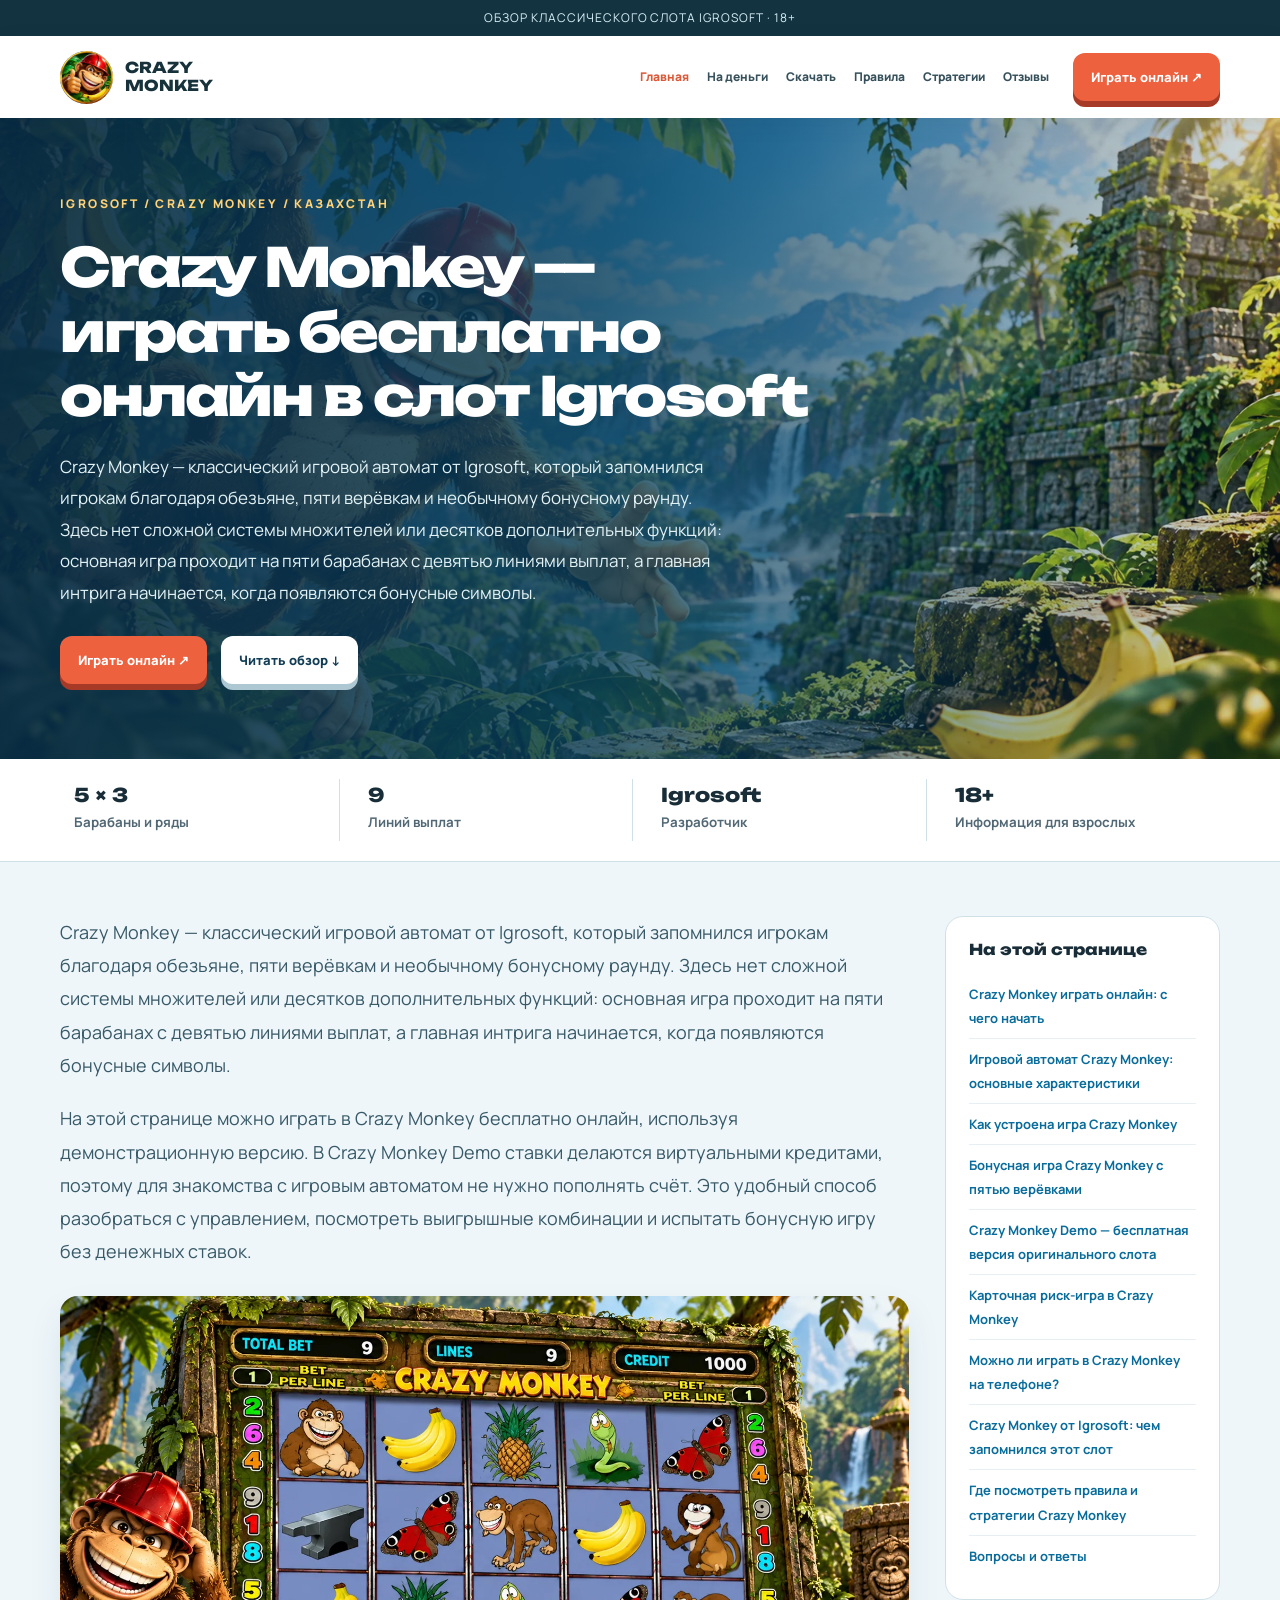
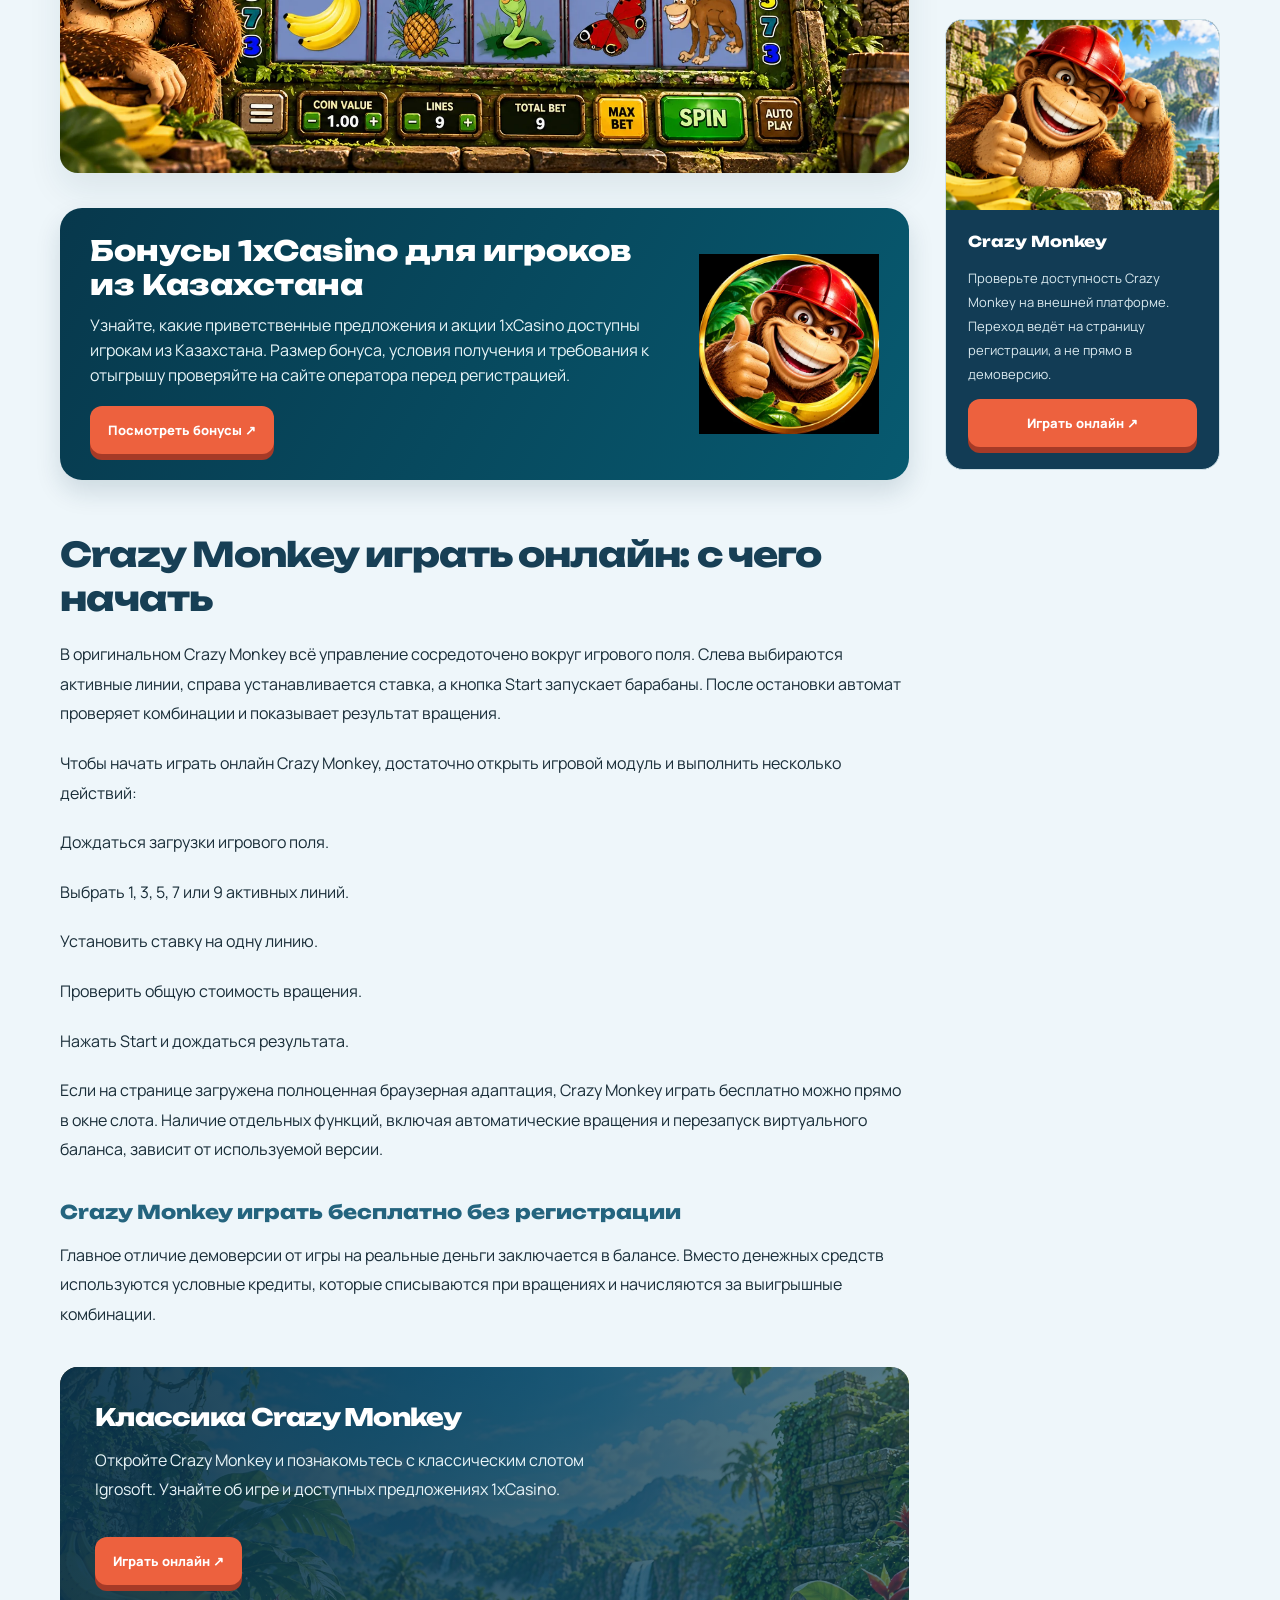
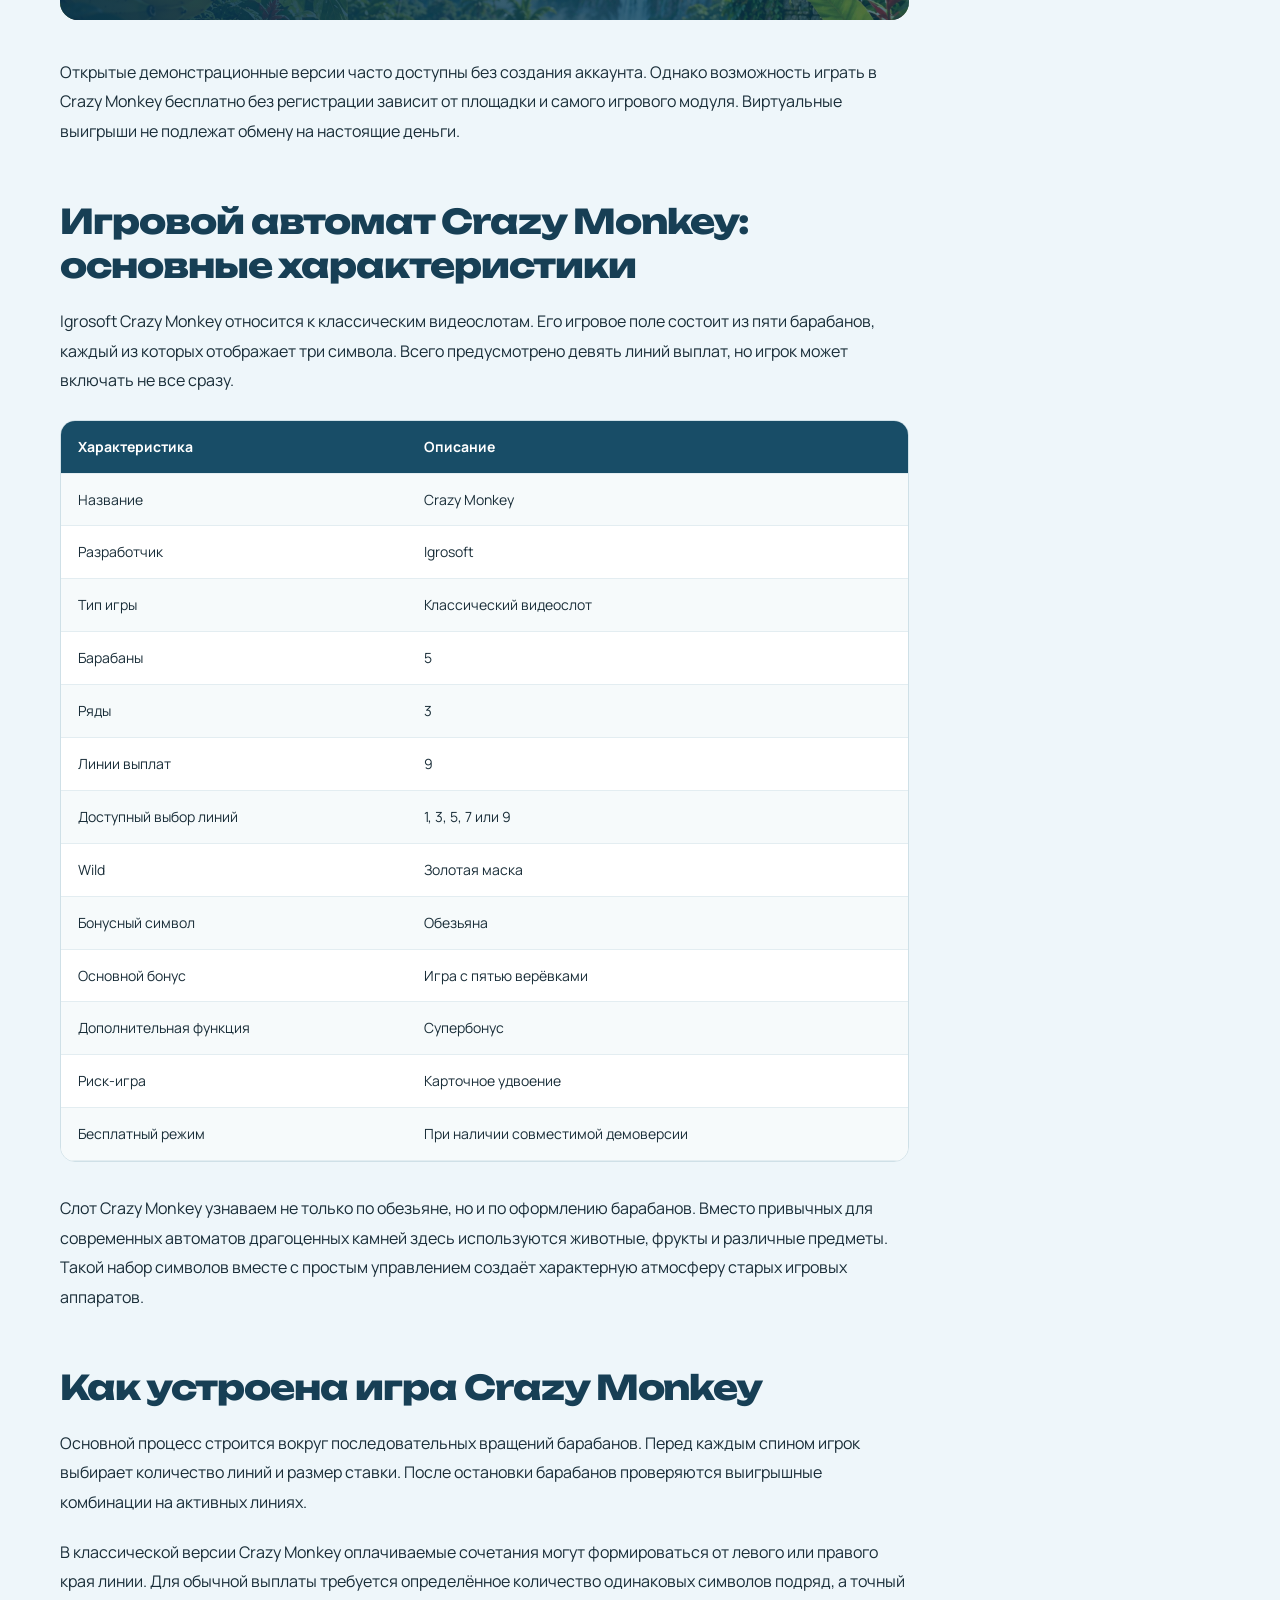
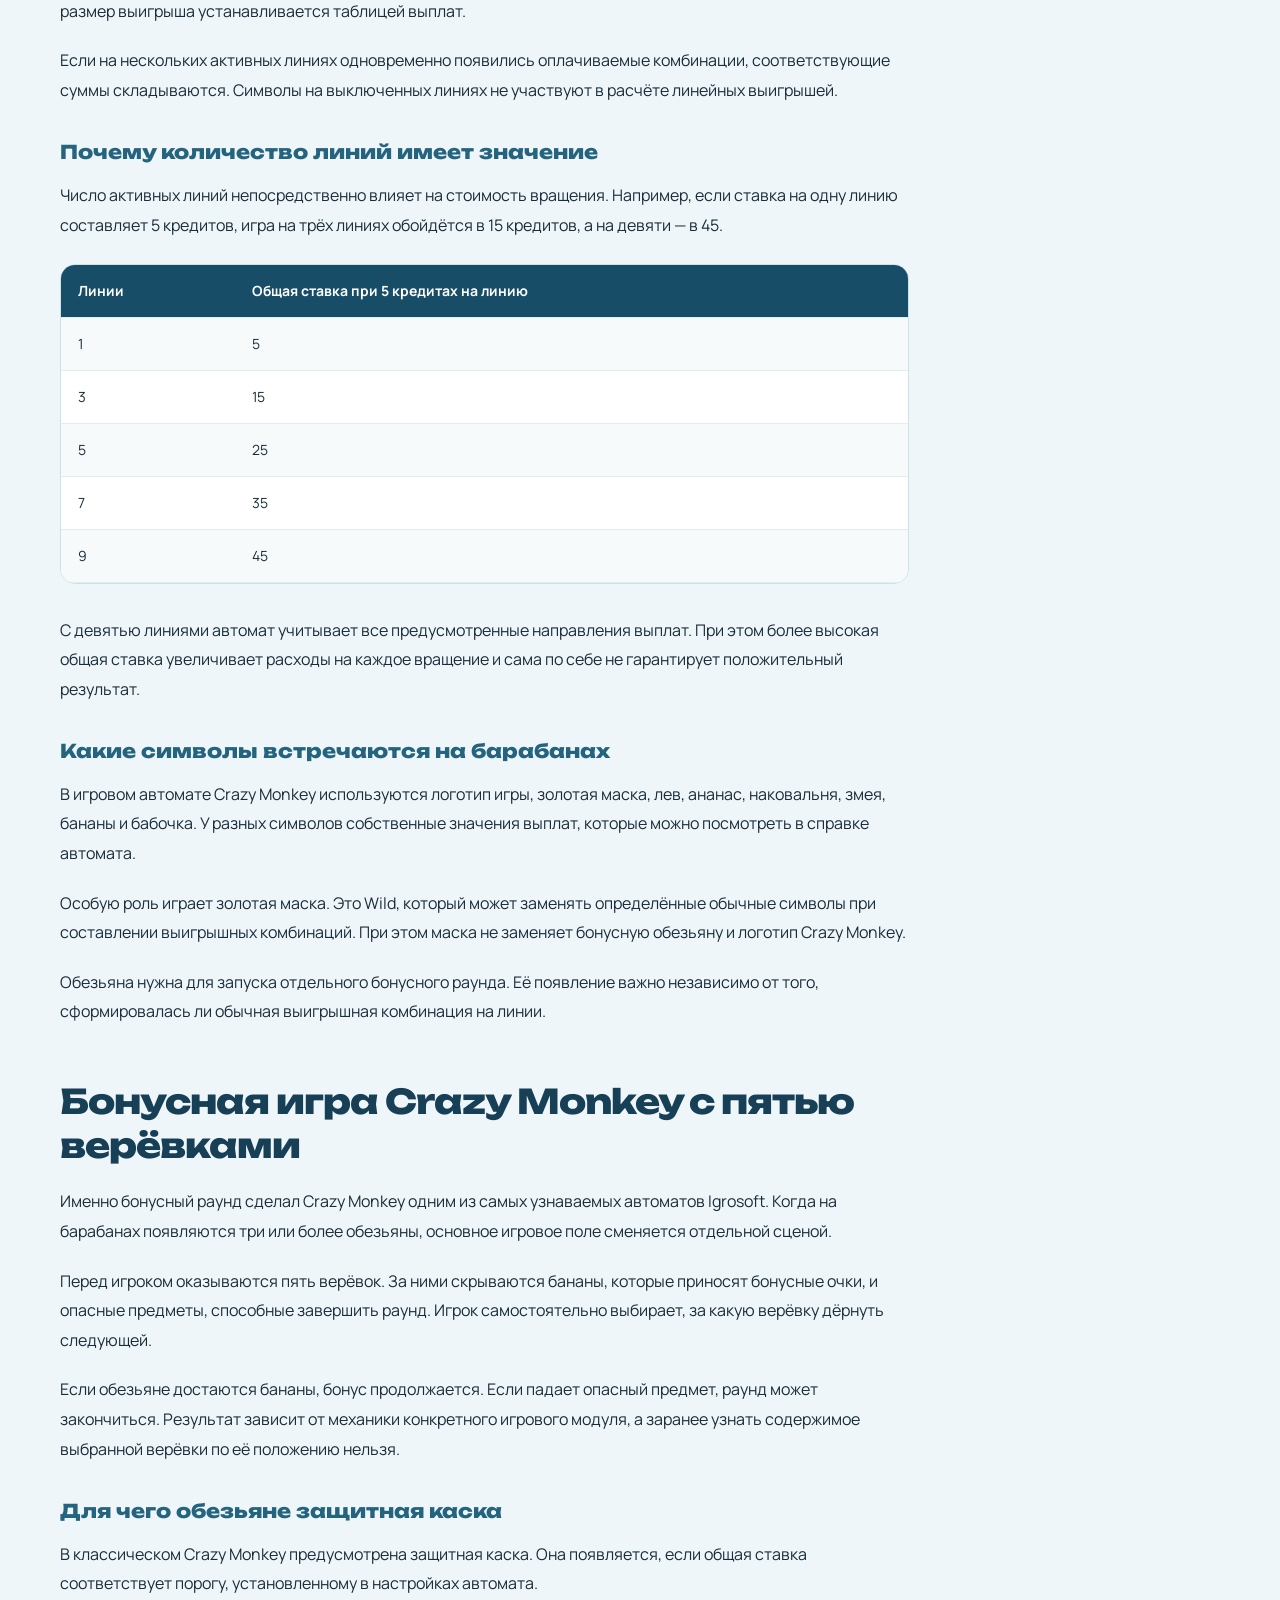
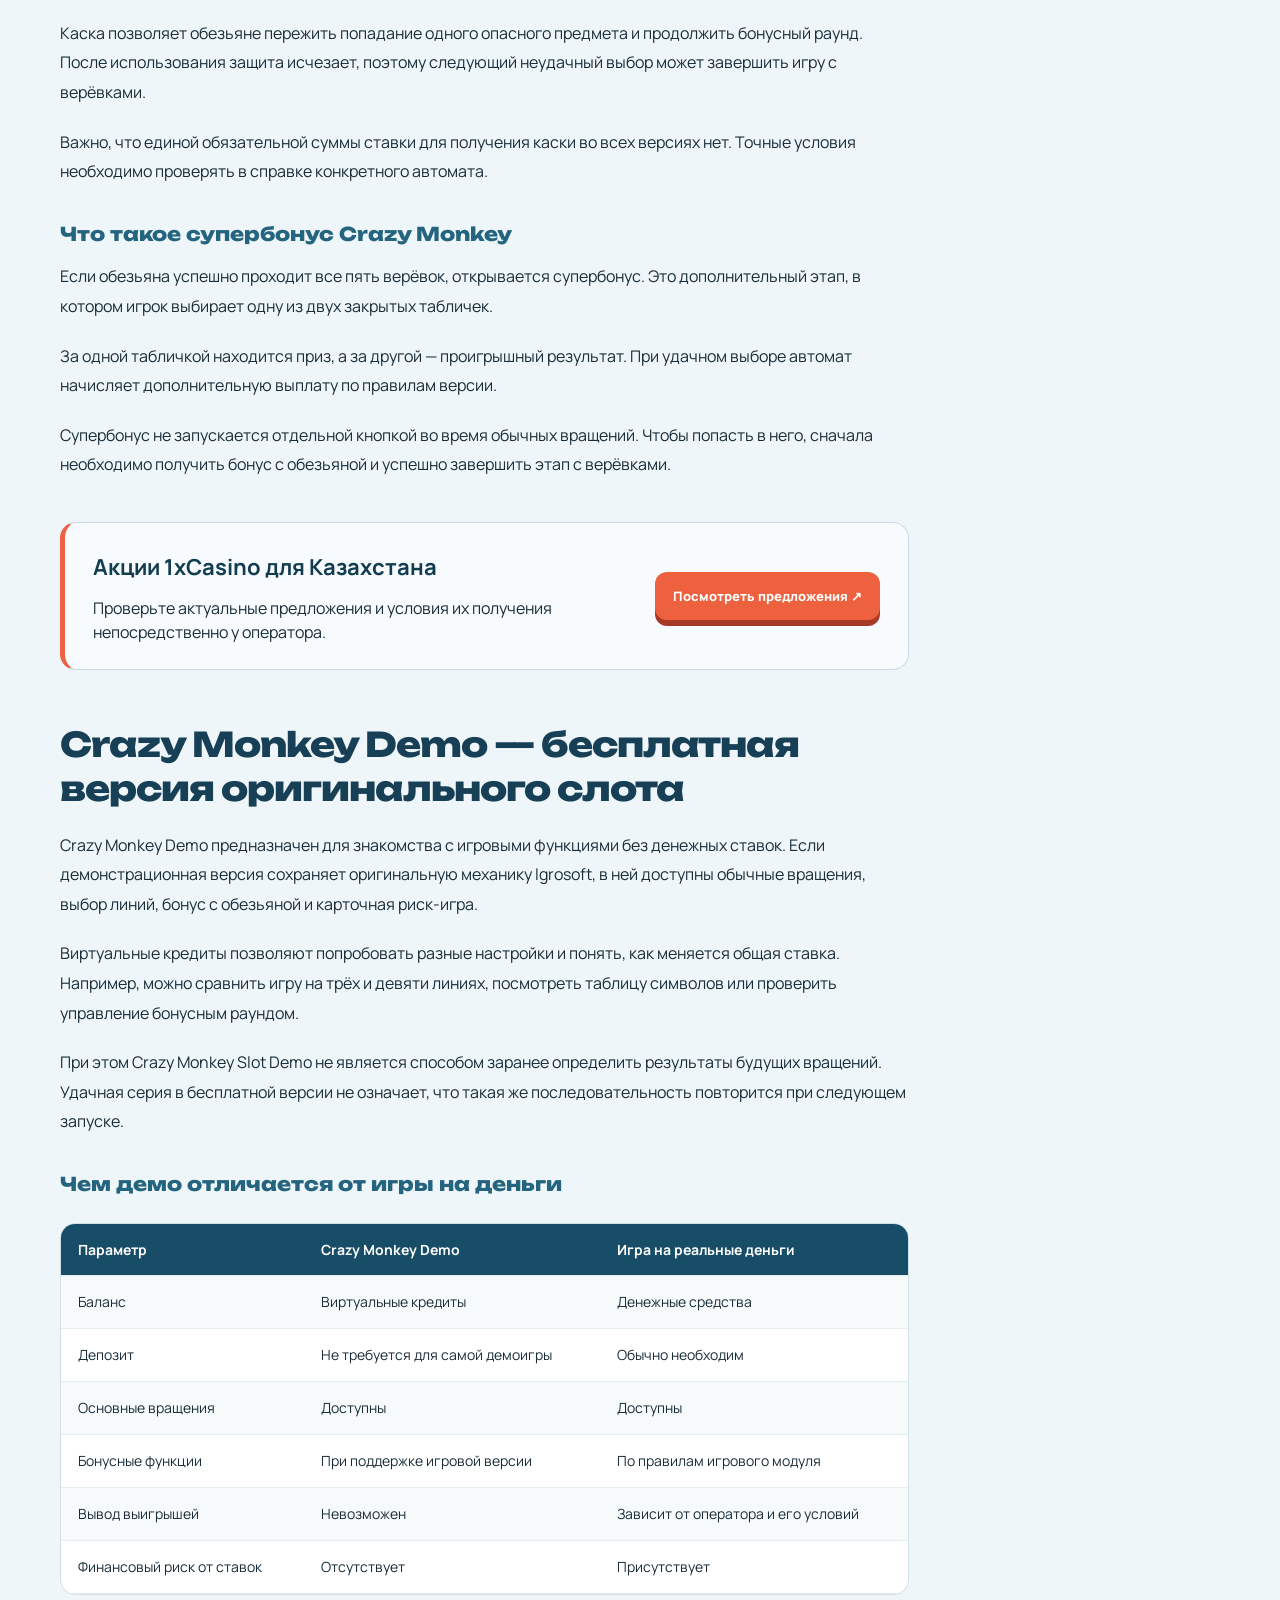
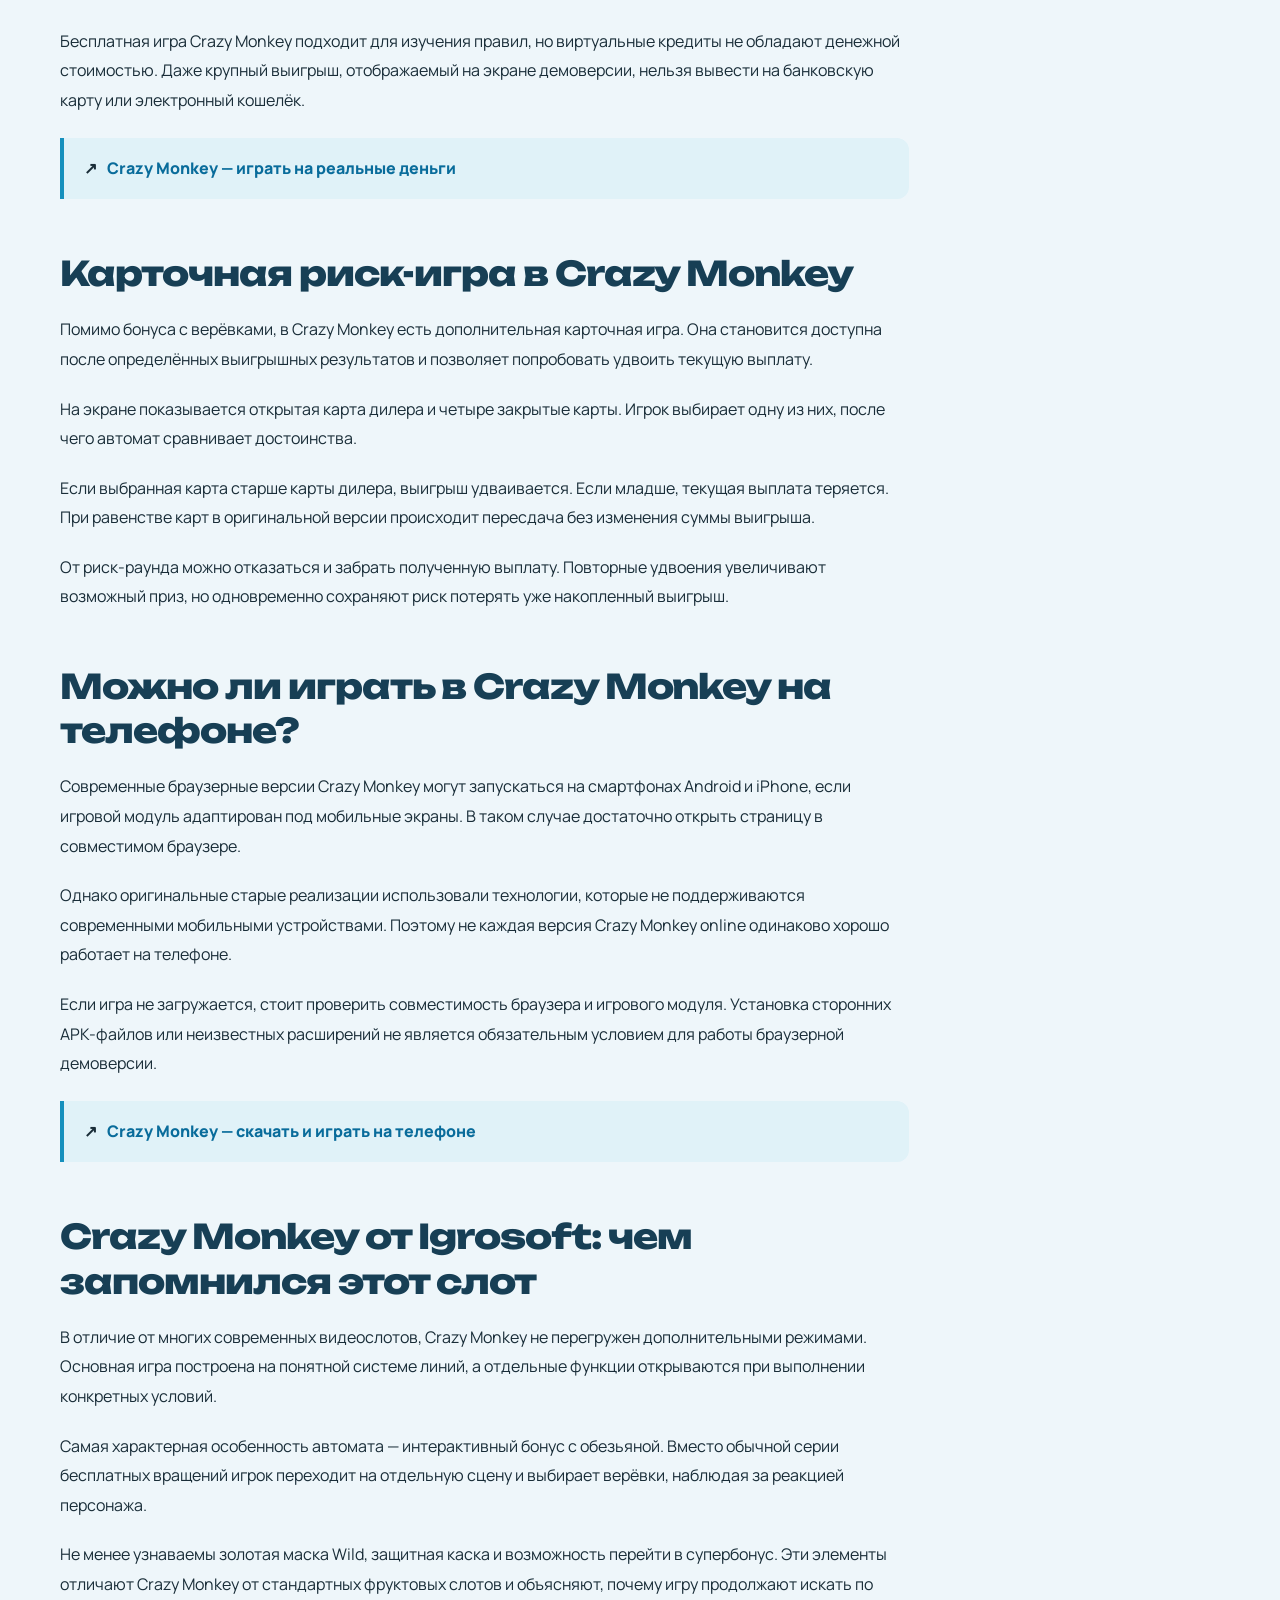
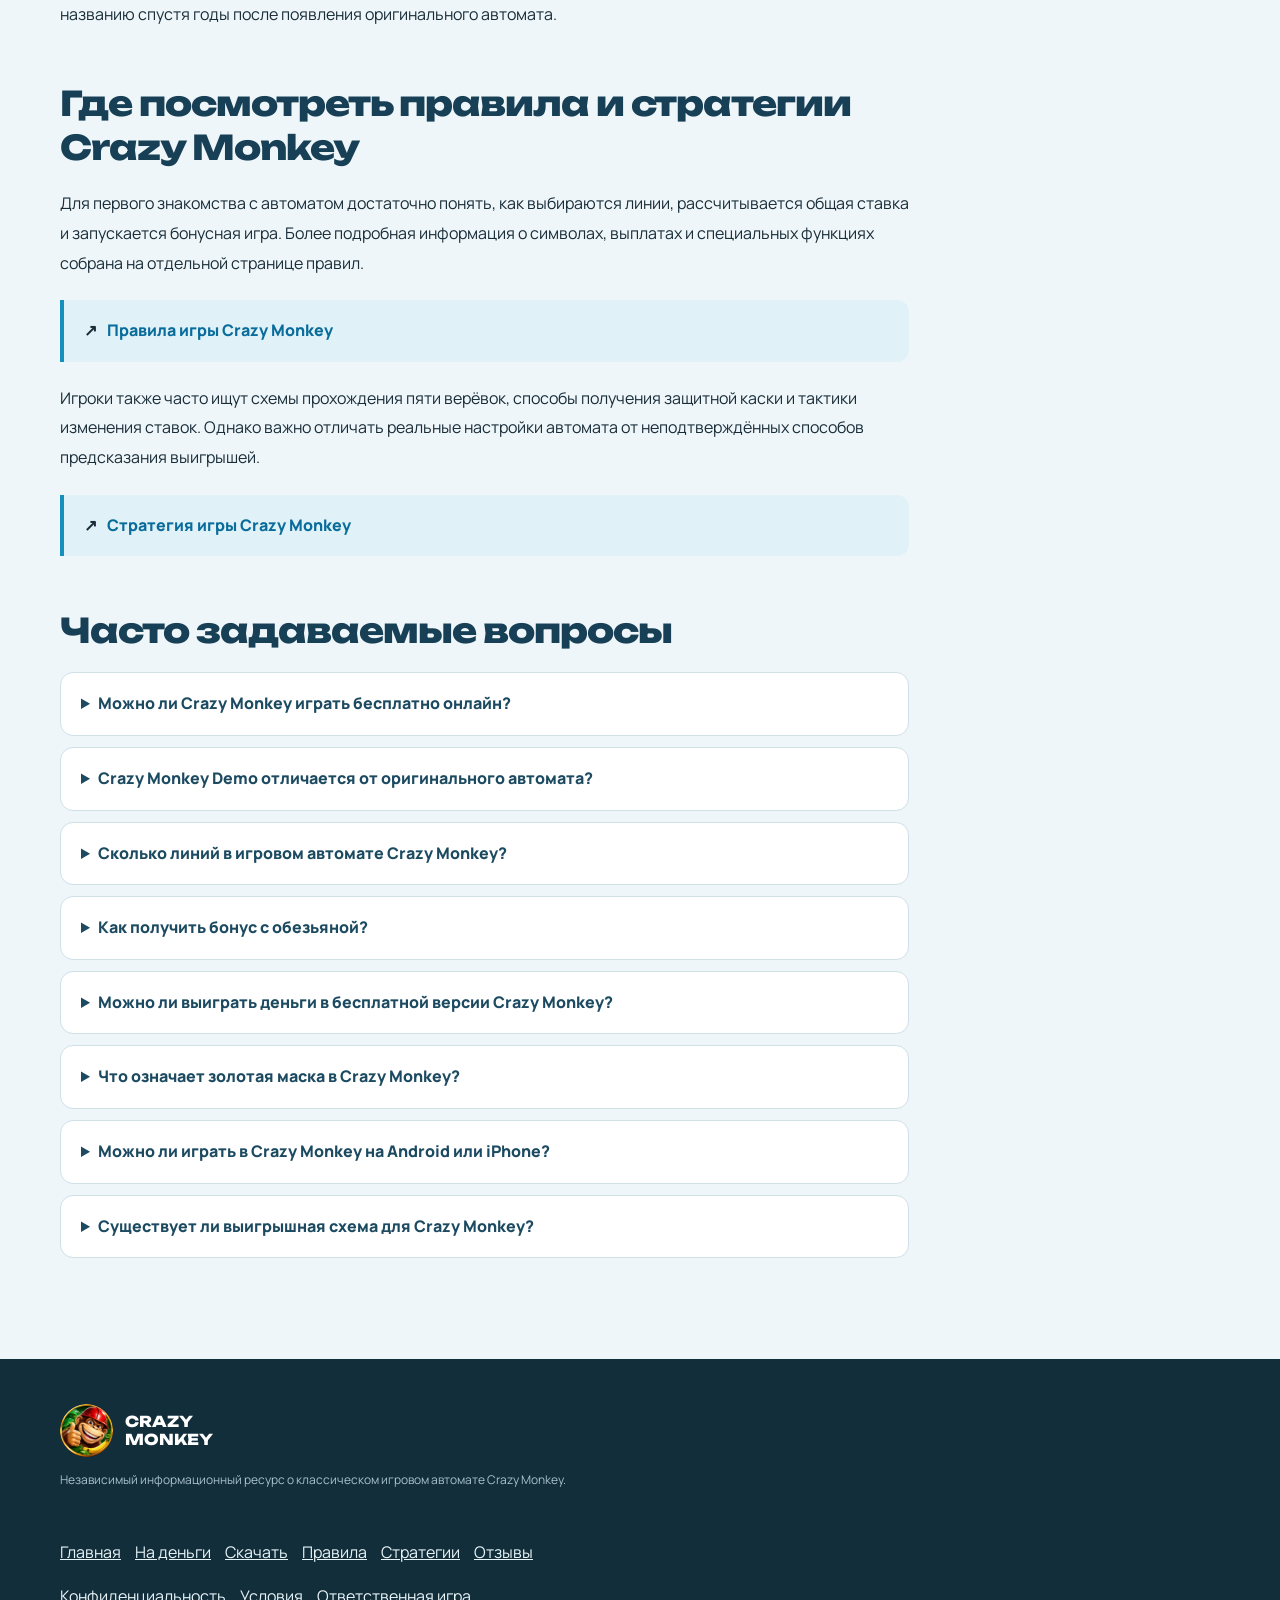
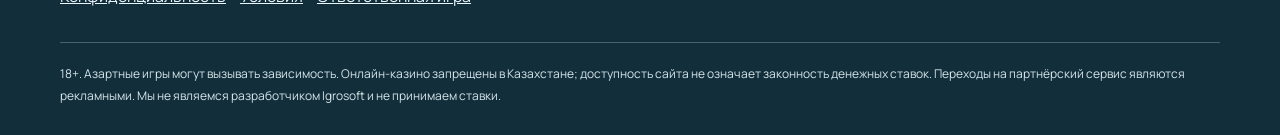
<file: index.html>
<!DOCTYPE html>

<html lang="ru-KZ"><head><meta charset="utf-8"/><meta content="width=device-width,initial-scale=1" name="viewport"/><title>Crazy Monkey Играть Бесплатно Онлайн — Демо Слот Igrosoft</title><meta content="Crazy Monkey играть бесплатно онлайн в демо-режиме. Классический игровой автомат Igrosoft: 9 линий, бонус с обезьяной, правила и запуск без регистрации." name="description"/><meta content="Wdlxi5m40RlZgPPE9A_rLJYuGJonHqpvLXz26h_4JN4" name="google-site-verification"/><meta content="index,follow,max-image-preview:large" name="robots"/><link href="https://slotcrazymonkey.com/" rel="canonical"/><link href="/favicon.png" rel="icon" type="image/png"/><link as="image" href="/assets/hero.webp" rel="preload"/><link href="/assets/style.css" rel="stylesheet"/><meta content="website" property="og:type"/><meta content="ru_KZ" property="og:locale"/><meta content="Crazy Monkey Играть Бесплатно Онлайн — Демо Слот Igrosoft" property="og:title"/><meta content="Crazy Monkey играть бесплатно онлайн в демо-режиме. Классический игровой автомат Igrosoft: 9 линий, бонус с обезьяной, правила и запуск без регистрации." property="og:description"/><meta content="https://slotcrazymonkey.com/" property="og:url"/><meta content="https://slotcrazymonkey.com/assets/hero.webp" property="og:image"/><meta content="summary_large_image" name="twitter:card"/><script type="application/ld+json">{"@context": "https://schema.org", "@graph": [{"@type": "WebSite", "@id": "https://slotcrazymonkey.com/#website", "url": "https://slotcrazymonkey.com/", "name": "Crazy Monkey — игровой автомат Igrosoft", "inLanguage": "ru-KZ"}, {"@type": "WebPage", "@id": "https://slotcrazymonkey.com/#webpage", "url": "https://slotcrazymonkey.com/", "name": "Crazy Monkey Играть Бесплатно Онлайн — Демо Слот Igrosoft", "description": "Crazy Monkey играть бесплатно онлайн в демо-режиме. Классический игровой автомат Igrosoft: 9 линий, бонус с обезьяной, правила и запуск без регистрации.", "inLanguage": "ru-KZ", "isPartOf": {"@id": "https://slotcrazymonkey.com/#website"}, "primaryImageOfPage": {"@type": "ImageObject", "url": "https://slotcrazymonkey.com/assets/hero.webp"}}, {"@type": "BreadcrumbList", "itemListElement": [{"@type": "ListItem", "position": 1, "name": "Главная", "item": "https://slotcrazymonkey.com/"}]}, {"@type": "VideoGame", "name": "Crazy Monkey", "gamePlatform": "Игровой автомат", "publisher": {"@type": "Organization", "name": "Igrosoft"}, "genre": "Slot game", "description": "Классический игровой автомат Crazy Monkey от Igrosoft. Описание правил и бонусов."}]}</script></head><body><div class="topbar">ОБЗОР КЛАССИЧЕСКОГО СЛОТА IGROSOFT · 18+</div><header class="header"><div class="container head"><a class="brand" href="/"><img alt="Crazy Monkey" height="53" src="/assets/favicon.webp" width="53"/><span>CRAZY<br/>MONKEY</span></a><nav aria-label="Основная навигация" class="nav"><a class="active" href="/">Главная</a><a class="" href="/na-dengi/">На деньги</a><a class="" href="/skachat/">Скачать</a><a class="" href="/pravila/">Правила</a><a class="" href="/strategiya/">Стратегии</a><a class="" href="/otzyvy/">Отзывы</a></nav><a class="headcta" href="/go/" rel="nofollow sponsored">Играть онлайн ↗</a></div></header><main><section class="hero"><div class="container"><div class="eyebrow">Igrosoft / Crazy Monkey / Казахстан</div><h1>Crazy Monkey — играть бесплатно онлайн в слот Igrosoft</h1><p>Crazy Monkey — классический игровой автомат от Igrosoft, который запомнился игрокам благодаря обезьяне, пяти верёвкам и необычному бонусному раунду. Здесь нет сложной системы множителей или десятков дополнительных функций: основная игра проходит на пяти барабанах с девятью линиями выплат, а главная интрига начинается, когда появляются бонусные символы.</p><div class="hero-actions"><a class="btn" href="/go/" rel="nofollow sponsored">Играть онлайн ↗</a><a class="btn secondary" href="#article">Читать обзор ↓</a></div></div></section><div class="info-strip"><div class="container strip"><div class="stat"><strong>5 × 3</strong><small>Барабаны и ряды</small></div><div class="stat"><strong>9</strong><small>Линий выплат</small></div><div class="stat"><strong>Igrosoft</strong><small>Разработчик</small></div><div class="stat"><strong>18+</strong><small>Информация для взрослых</small></div></div></div><div class="container layout" id="article"><article class="article"><p class="intro">Crazy Monkey — классический игровой автомат от Igrosoft, который запомнился игрокам благодаря обезьяне, пяти верёвкам и необычному бонусному раунду. Здесь нет сложной системы множителей или десятков дополнительных функций: основная игра проходит на пяти барабанах с девятью линиями выплат, а главная интрига начинается, когда появляются бонусные символы.</p><p class="intro">На этой странице можно играть в Crazy Monkey бесплатно онлайн, используя демонстрационную версию. В Crazy Monkey Demo ставки делаются виртуальными кредитами, поэтому для знакомства с игровым автоматом не нужно пополнять счёт. Это удобный способ разобраться с управлением, посмотреть выигрышные комбинации и испытать бонусную игру без денежных ставок.</p><figure class="feature-image"><img alt="Иллюстрация интерфейса Crazy Monkey с пятью барабанами" fetchpriority="low" height="900" loading="lazy" src="/assets/gameplay.webp" width="1600"/></figure><div aria-label="Переход к Crazy Monkey" class="conversion-panel" role="region"><div><h3>Бонусы 1xCasino для игроков из Казахстана</h3><p>Узнайте, какие приветственные предложения и акции 1xCasino доступны игрокам из Казахстана. Размер бонуса, условия получения и требования к отыгрышу проверяйте на сайте оператора перед регистрацией.</p><a aria-label="Играть онлайн на внешней платформе" class="btn" href="/go/" rel="nofollow sponsored">Посмотреть бонусы ↗</a></div><img alt="Crazy Monkey — обезьяна в красной каске" decoding="async" height="180" loading="lazy" src="/assets/favicon.webp" width="180"/></div><section id="crazy-monkey-играть-онлаи-н-с-чего-начать"><h2>Crazy Monkey играть онлайн: с чего начать</h2><p class="">В оригинальном Crazy Monkey всё управление сосредоточено вокруг игрового поля. Слева выбираются активные линии, справа устанавливается ставка, а кнопка Start запускает барабаны. После остановки автомат проверяет комбинации и показывает результат вращения.</p><p class="">Чтобы начать играть онлайн Crazy Monkey, достаточно открыть игровой модуль и выполнить несколько действий:</p><p class="">Дождаться загрузки игрового поля.</p><p class="">Выбрать 1, 3, 5, 7 или 9 активных линий.</p><p class="">Установить ставку на одну линию.</p><p class="">Проверить общую стоимость вращения.</p><p class="">Нажать Start и дождаться результата.</p><p class="">Если на странице загружена полноценная браузерная адаптация, Crazy Monkey играть бесплатно можно прямо в окне слота. Наличие отдельных функций, включая автоматические вращения и перезапуск виртуального баланса, зависит от используемой версии.</p><h3>Crazy Monkey играть бесплатно без регистрации</h3><p class="">Главное отличие демоверсии от игры на реальные деньги заключается в балансе. Вместо денежных средств используются условные кредиты, которые списываются при вращениях и начисляются за выигрышные комбинации.</p><div class="visual-cta"><h2>Классика Crazy Monkey</h2><p>Откройте Crazy Monkey и познакомьтесь с классическим слотом Igrosoft. Узнайте об игре и доступных предложениях 1xCasino.</p><a class="btn" href="/go/" rel="nofollow sponsored">Играть онлайн ↗</a></div><p class="">Открытые демонстрационные версии часто доступны без создания аккаунта. Однако возможность играть в Crazy Monkey бесплатно без регистрации зависит от площадки и самого игрового модуля. Виртуальные выигрыши не подлежат обмену на настоящие деньги.</p></section><section id="игровои-автомат-crazy-monkey-основные-характеристики"><h2>Игровой автомат Crazy Monkey: основные характеристики</h2><p class="">Igrosoft Crazy Monkey относится к классическим видеослотам. Его игровое поле состоит из пяти барабанов, каждый из которых отображает три символа. Всего предусмотрено девять линий выплат, но игрок может включать не все сразу.</p><div class="table-scroll"><table class="data-table"><tr><th>Характеристика</th><th>Описание</th></tr><tr><td>Название</td><td>Crazy Monkey</td></tr><tr><td>Разработчик</td><td>Igrosoft</td></tr><tr><td>Тип игры</td><td>Классический видеослот</td></tr><tr><td>Барабаны</td><td>5</td></tr><tr><td>Ряды</td><td>3</td></tr><tr><td>Линии выплат</td><td>9</td></tr><tr><td>Доступный выбор линий</td><td>1, 3, 5, 7 или 9</td></tr><tr><td>Wild</td><td>Золотая маска</td></tr><tr><td>Бонусный символ</td><td>Обезьяна</td></tr><tr><td>Основной бонус</td><td>Игра с пятью верёвками</td></tr><tr><td>Дополнительная функция</td><td>Супербонус</td></tr><tr><td>Риск-игра</td><td>Карточное удвоение</td></tr><tr><td>Бесплатный режим</td><td>При наличии совместимой демоверсии</td></tr></table></div><p class="">Слот Crazy Monkey узнаваем не только по обезьяне, но и по оформлению барабанов. Вместо привычных для современных автоматов драгоценных камней здесь используются животные, фрукты и различные предметы. Такой набор символов вместе с простым управлением создаёт характерную атмосферу старых игровых аппаратов.</p></section><section id="как-устроена-игра-crazy-monkey"><h2>Как устроена игра Crazy Monkey</h2><p class="">Основной процесс строится вокруг последовательных вращений барабанов. Перед каждым спином игрок выбирает количество линий и размер ставки. После остановки барабанов проверяются выигрышные комбинации на активных линиях.</p><p class="">В классической версии Crazy Monkey оплачиваемые сочетания могут формироваться от левого или правого края линии. Для обычной выплаты требуется определённое количество одинаковых символов подряд, а точный размер выигрыша устанавливается таблицей выплат.</p><p class="">Если на нескольких активных линиях одновременно появились оплачиваемые комбинации, соответствующие суммы складываются. Символы на выключенных линиях не участвуют в расчёте линейных выигрышей.</p><h3>Почему количество линий имеет значение</h3><p class="">Число активных линий непосредственно влияет на стоимость вращения. Например, если ставка на одну линию составляет 5 кредитов, игра на трёх линиях обойдётся в 15 кредитов, а на девяти — в 45.</p><div class="table-scroll"><table class="data-table"><tr><th>Линии</th><th>Общая ставка при 5 кредитах на линию</th></tr><tr><td>1</td><td>5</td></tr><tr><td>3</td><td>15</td></tr><tr><td>5</td><td>25</td></tr><tr><td>7</td><td>35</td></tr><tr><td>9</td><td>45</td></tr></table></div><p class="">С девятью линиями автомат учитывает все предусмотренные направления выплат. При этом более высокая общая ставка увеличивает расходы на каждое вращение и сама по себе не гарантирует положительный результат.</p><h3>Какие символы встречаются на барабанах</h3><p class="">В игровом автомате Crazy Monkey используются логотип игры, золотая маска, лев, ананас, наковальня, змея, бананы и бабочка. У разных символов собственные значения выплат, которые можно посмотреть в справке автомата.</p><p class="">Особую роль играет золотая маска. Это Wild, который может заменять определённые обычные символы при составлении выигрышных комбинаций. При этом маска не заменяет бонусную обезьяну и логотип Crazy Monkey.</p><p class="">Обезьяна нужна для запуска отдельного бонусного раунда. Её появление важно независимо от того, сформировалась ли обычная выигрышная комбинация на линии.</p></section><section id="бонусная-игра-crazy-monkey-с-пятью-вере-вками"><h2>Бонусная игра Crazy Monkey с пятью верёвками</h2><p class="">Именно бонусный раунд сделал Crazy Monkey одним из самых узнаваемых автоматов Igrosoft. Когда на барабанах появляются три или более обезьяны, основное игровое поле сменяется отдельной сценой.</p><p class="">Перед игроком оказываются пять верёвок. За ними скрываются бананы, которые приносят бонусные очки, и опасные предметы, способные завершить раунд. Игрок самостоятельно выбирает, за какую верёвку дёрнуть следующей.</p><p class="">Если обезьяне достаются бананы, бонус продолжается. Если падает опасный предмет, раунд может закончиться. Результат зависит от механики конкретного игрового модуля, а заранее узнать содержимое выбранной верёвки по её положению нельзя.</p><h3>Для чего обезьяне защитная каска</h3><p class="">В классическом Crazy Monkey предусмотрена защитная каска. Она появляется, если общая ставка соответствует порогу, установленному в настройках автомата.</p><p class="">Каска позволяет обезьяне пережить попадание одного опасного предмета и продолжить бонусный раунд. После использования защита исчезает, поэтому следующий неудачный выбор может завершить игру с верёвками.</p><p class="">Важно, что единой обязательной суммы ставки для получения каски во всех версиях нет. Точные условия необходимо проверять в справке конкретного автомата.</p><h3>Что такое супербонус Crazy Monkey</h3><p class="">Если обезьяна успешно проходит все пять верёвок, открывается супербонус. Это дополнительный этап, в котором игрок выбирает одну из двух закрытых табличек.</p><p class="">За одной табличкой находится приз, а за другой — проигрышный результат. При удачном выборе автомат начисляет дополнительную выплату по правилам версии.</p><p class="">Супербонус не запускается отдельной кнопкой во время обычных вращений. Чтобы попасть в него, сначала необходимо получить бонус с обезьяной и успешно завершить этап с верёвками.</p></section><section id="crazy-monkey-demo-бесплатная-версия-оригинального-слота"><section class="bonus-inline"><div><strong>Акции 1xCasino для Казахстана</strong><p>Проверьте актуальные предложения и условия их получения непосредственно у оператора.</p></div><a class="btn" href="/go/" rel="nofollow sponsored">Посмотреть предложения ↗</a></section><h2>Crazy Monkey Demo — бесплатная версия оригинального слота</h2><p class="">Crazy Monkey Demo предназначен для знакомства с игровыми функциями без денежных ставок. Если демонстрационная версия сохраняет оригинальную механику Igrosoft, в ней доступны обычные вращения, выбор линий, бонус с обезьяной и карточная риск-игра.</p><p class="">Виртуальные кредиты позволяют попробовать разные настройки и понять, как меняется общая ставка. Например, можно сравнить игру на трёх и девяти линиях, посмотреть таблицу символов или проверить управление бонусным раундом.</p><p class="">При этом Crazy Monkey Slot Demo не является способом заранее определить результаты будущих вращений. Удачная серия в бесплатной версии не означает, что такая же последовательность повторится при следующем запуске.</p><h3>Чем демо отличается от игры на деньги</h3><div class="table-scroll"><table class="data-table"><tr><th>Параметр</th><th>Crazy Monkey Demo</th><th>Игра на реальные деньги</th></tr><tr><td>Баланс</td><td>Виртуальные кредиты</td><td>Денежные средства</td></tr><tr><td>Депозит</td><td>Не требуется для самой демоигры</td><td>Обычно необходим</td></tr><tr><td>Основные вращения</td><td>Доступны</td><td>Доступны</td></tr><tr><td>Бонусные функции</td><td>При поддержке игровой версии</td><td>По правилам игрового модуля</td></tr><tr><td>Вывод выигрышей</td><td>Невозможен</td><td>Зависит от оператора и его условий</td></tr><tr><td>Финансовый риск от ставок</td><td>Отсутствует</td><td>Присутствует</td></tr></table></div><p class="">Бесплатная игра Crazy Monkey подходит для изучения правил, но виртуальные кредиты не обладают денежной стоимостью. Даже крупный выигрыш, отображаемый на экране демоверсии, нельзя вывести на банковскую карту или электронный кошелёк.</p><div class="crosslink">↗ <a href="/na-dengi/">Crazy Monkey — играть на реальные деньги</a></div></section><section id="карточная-риск-игра-в-crazy-monkey"><h2>Карточная риск-игра в Crazy Monkey</h2><p class="">Помимо бонуса с верёвками, в Crazy Monkey есть дополнительная карточная игра. Она становится доступна после определённых выигрышных результатов и позволяет попробовать удвоить текущую выплату.</p><p class="">На экране показывается открытая карта дилера и четыре закрытые карты. Игрок выбирает одну из них, после чего автомат сравнивает достоинства.</p><p class="">Если выбранная карта старше карты дилера, выигрыш удваивается. Если младше, текущая выплата теряется. При равенстве карт в оригинальной версии происходит пересдача без изменения суммы выигрыша.</p><p class="">От риск-раунда можно отказаться и забрать полученную выплату. Повторные удвоения увеличивают возможный приз, но одновременно сохраняют риск потерять уже накопленный выигрыш.</p></section><section id="можно-ли-играть-в-crazy-monkey-на-телефоне"><h2>Можно ли играть в Crazy Monkey на телефоне?</h2><p class="">Современные браузерные версии Crazy Monkey могут запускаться на смартфонах Android и iPhone, если игровой модуль адаптирован под мобильные экраны. В таком случае достаточно открыть страницу в совместимом браузере.</p><p class="">Однако оригинальные старые реализации использовали технологии, которые не поддерживаются современными мобильными устройствами. Поэтому не каждая версия Crazy Monkey online одинаково хорошо работает на телефоне.</p><p class="">Если игра не загружается, стоит проверить совместимость браузера и игрового модуля. Установка сторонних APK-файлов или неизвестных расширений не является обязательным условием для работы браузерной демоверсии.</p><div class="crosslink">↗ <a href="/skachat/">Crazy Monkey — скачать и играть на телефоне</a></div></section><section id="crazy-monkey-от-igrosoft-чем-запомнился-этот-слот"><h2>Crazy Monkey от Igrosoft: чем запомнился этот слот</h2><p class="">В отличие от многих современных видеослотов, Crazy Monkey не перегружен дополнительными режимами. Основная игра построена на понятной системе линий, а отдельные функции открываются при выполнении конкретных условий.</p><p class="">Самая характерная особенность автомата — интерактивный бонус с обезьяной. Вместо обычной серии бесплатных вращений игрок переходит на отдельную сцену и выбирает верёвки, наблюдая за реакцией персонажа.</p><p class="">Не менее узнаваемы золотая маска Wild, защитная каска и возможность перейти в супербонус. Эти элементы отличают Crazy Monkey от стандартных фруктовых слотов и объясняют, почему игру продолжают искать по названию спустя годы после появления оригинального автомата.</p></section><section id="где-посмотреть-правила-и-стратегии-crazy-monkey"><h2>Где посмотреть правила и стратегии Crazy Monkey</h2><p class="">Для первого знакомства с автоматом достаточно понять, как выбираются линии, рассчитывается общая ставка и запускается бонусная игра. Более подробная информация о символах, выплатах и специальных функциях собрана на отдельной странице правил.</p><div class="crosslink">↗ <a href="/pravila/">Правила игры Crazy Monkey</a></div><p class="">Игроки также часто ищут схемы прохождения пяти верёвок, способы получения защитной каски и тактики изменения ставок. Однако важно отличать реальные настройки автомата от неподтверждённых способов предсказания выигрышей.</p><div class="crosslink">↗ <a href="/strategiya/">Стратегия игры Crazy Monkey</a></div></section><section class="faq" id="faq"><h2>Часто задаваемые вопросы</h2><details><summary>Можно ли Crazy Monkey играть бесплатно онлайн?</summary><p>Да, при наличии работающей демонстрационной версии Crazy Monkey можно запускать с виртуальным балансом. Денежный депозит для самого деморежима не требуется, а доступность игры зависит от используемого модуля.</p></details><details><summary>Crazy Monkey Demo отличается от оригинального автомата?</summary><p>Браузерная демоверсия может отличаться оформлением кнопок, размером игрового поля и технической реализацией. Если это корректная адаптация оригинального слота Igrosoft, основные игровые правила должны сохраняться.</p></details><details><summary>Сколько линий в игровом автомате Crazy Monkey?</summary><p>В Crazy Monkey предусмотрено девять линий выплат. Перед вращением можно выбрать 1, 3, 5, 7 или 9 активных линий, от чего зависит общая стоимость спина.</p></details><details><summary>Как получить бонус с обезьяной?</summary><p>Бонусная игра запускается при появлении трёх или более символов обезьяны на барабанах. После этого открывается отдельный раунд с пятью верёвками.</p></details><details><summary>Можно ли выиграть деньги в бесплатной версии Crazy Monkey?</summary><p>Нет. В бесплатной версии используются виртуальные кредиты, которые не обмениваются на реальные деньги. Демо предназначено для ознакомления с игровым процессом.</p></details><details><summary>Что означает золотая маска в Crazy Monkey?</summary><p>Золотая маска — символ Wild. Она может заменять определённые обычные символы в выигрышных комбинациях, но не подменяет бонусную обезьяну и логотип игры.</p></details><details><summary>Можно ли играть в Crazy Monkey на Android или iPhone?</summary><p>Да, если используется совместимая браузерная версия с мобильной адаптацией. Старые реализации слота могут не запускаться на современных смартфонах.</p></details><details><summary>Существует ли выигрышная схема для Crazy Monkey?</summary><p>Подтверждённой схемы, гарантирующей выигрыш, нет. Игрок может выбирать линии, размер ставки и порядок верёвок в бонусе, но эти действия не позволяют достоверно предсказать результат следующего вращения.</p></details></section></article><aside class="aside"><div class="aside-box toc"><h2>На этой странице</h2><a href="#crazy-monkey-играть-онлаи-н-с-чего-начать">Crazy Monkey играть онлайн: с чего начать</a><a href="#игровои-автомат-crazy-monkey-основные-характеристики">Игровой автомат Crazy Monkey: основные характеристики</a><a href="#как-устроена-игра-crazy-monkey">Как устроена игра Crazy Monkey</a><a href="#бонусная-игра-crazy-monkey-с-пятью-вере-вками">Бонусная игра Crazy Monkey с пятью верёвками</a><a href="#crazy-monkey-demo-бесплатная-версия-оригинального-слота">Crazy Monkey Demo — бесплатная версия оригинального слота</a><a href="#карточная-риск-игра-в-crazy-monkey">Карточная риск-игра в Crazy Monkey</a><a href="#можно-ли-играть-в-crazy-monkey-на-телефоне">Можно ли играть в Crazy Monkey на телефоне?</a><a href="#crazy-monkey-от-igrosoft-чем-запомнился-этот-слот">Crazy Monkey от Igrosoft: чем запомнился этот слот</a><a href="#где-посмотреть-правила-и-стратегии-crazy-monkey">Где посмотреть правила и стратегии Crazy Monkey</a><a href="#faq">Вопросы и ответы</a></div><div class="aside-box aside-promo"><img alt="Обезьяна Crazy Monkey в красной каске" height="360" loading="lazy" src="/assets/monkey.webp" width="500"/><div class="inside"><h2>Crazy Monkey</h2><p>Проверьте доступность Crazy Monkey на внешней платформе. Переход ведёт на страницу регистрации, а не прямо в демоверсию.</p><a class="btn" href="/go/" rel="nofollow sponsored">Играть онлайн ↗</a></div></div></aside></div></main><footer class="footer"><div class="container"><div class="footer-grid"><div><a class="brand" href="/"><img alt="Crazy Monkey" height="53" src="/assets/favicon.webp" width="53"/><span>CRAZY<br/>MONKEY</span></a><p>Независимый информационный ресурс о классическом игровом автомате Crazy Monkey.</p></div><nav><a class="active" href="/">Главная</a><a class="" href="/na-dengi/">На деньги</a><a class="" href="/skachat/">Скачать</a><a class="" href="/pravila/">Правила</a><a class="" href="/strategiya/">Стратегии</a><a class="" href="/otzyvy/">Отзывы</a><a href="/privacy/">Конфиденциальность</a><a href="/terms/">Условия</a><a href="/responsible-gaming/">Ответственная игра</a></nav></div><div class="legal">18+. Азартные игры могут вызывать зависимость. Онлайн-казино запрещены в Казахстане; доступность сайта не означает законность денежных ставок. Переходы на партнёрский сервис являются рекламными. Мы не являемся разработчиком Igrosoft и не принимаем ставки.</div></div></footer></body></html>
</file>
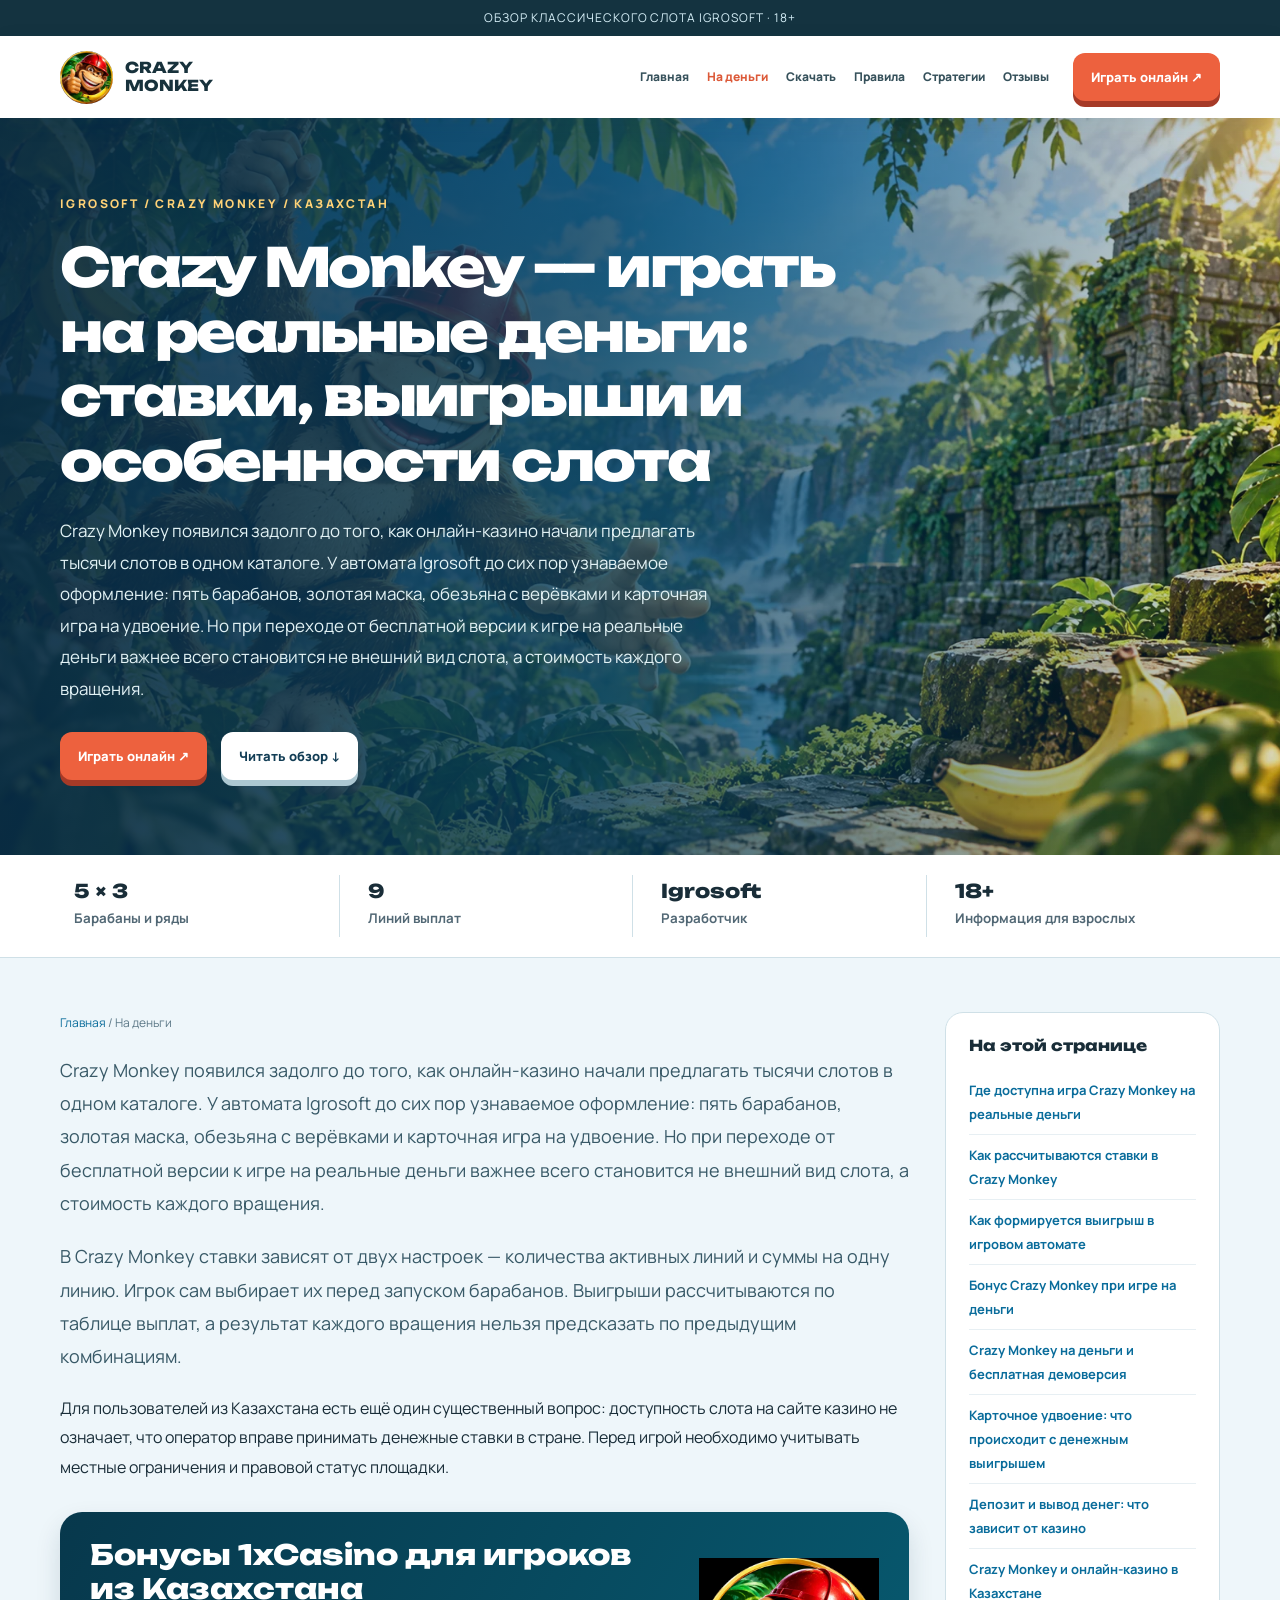
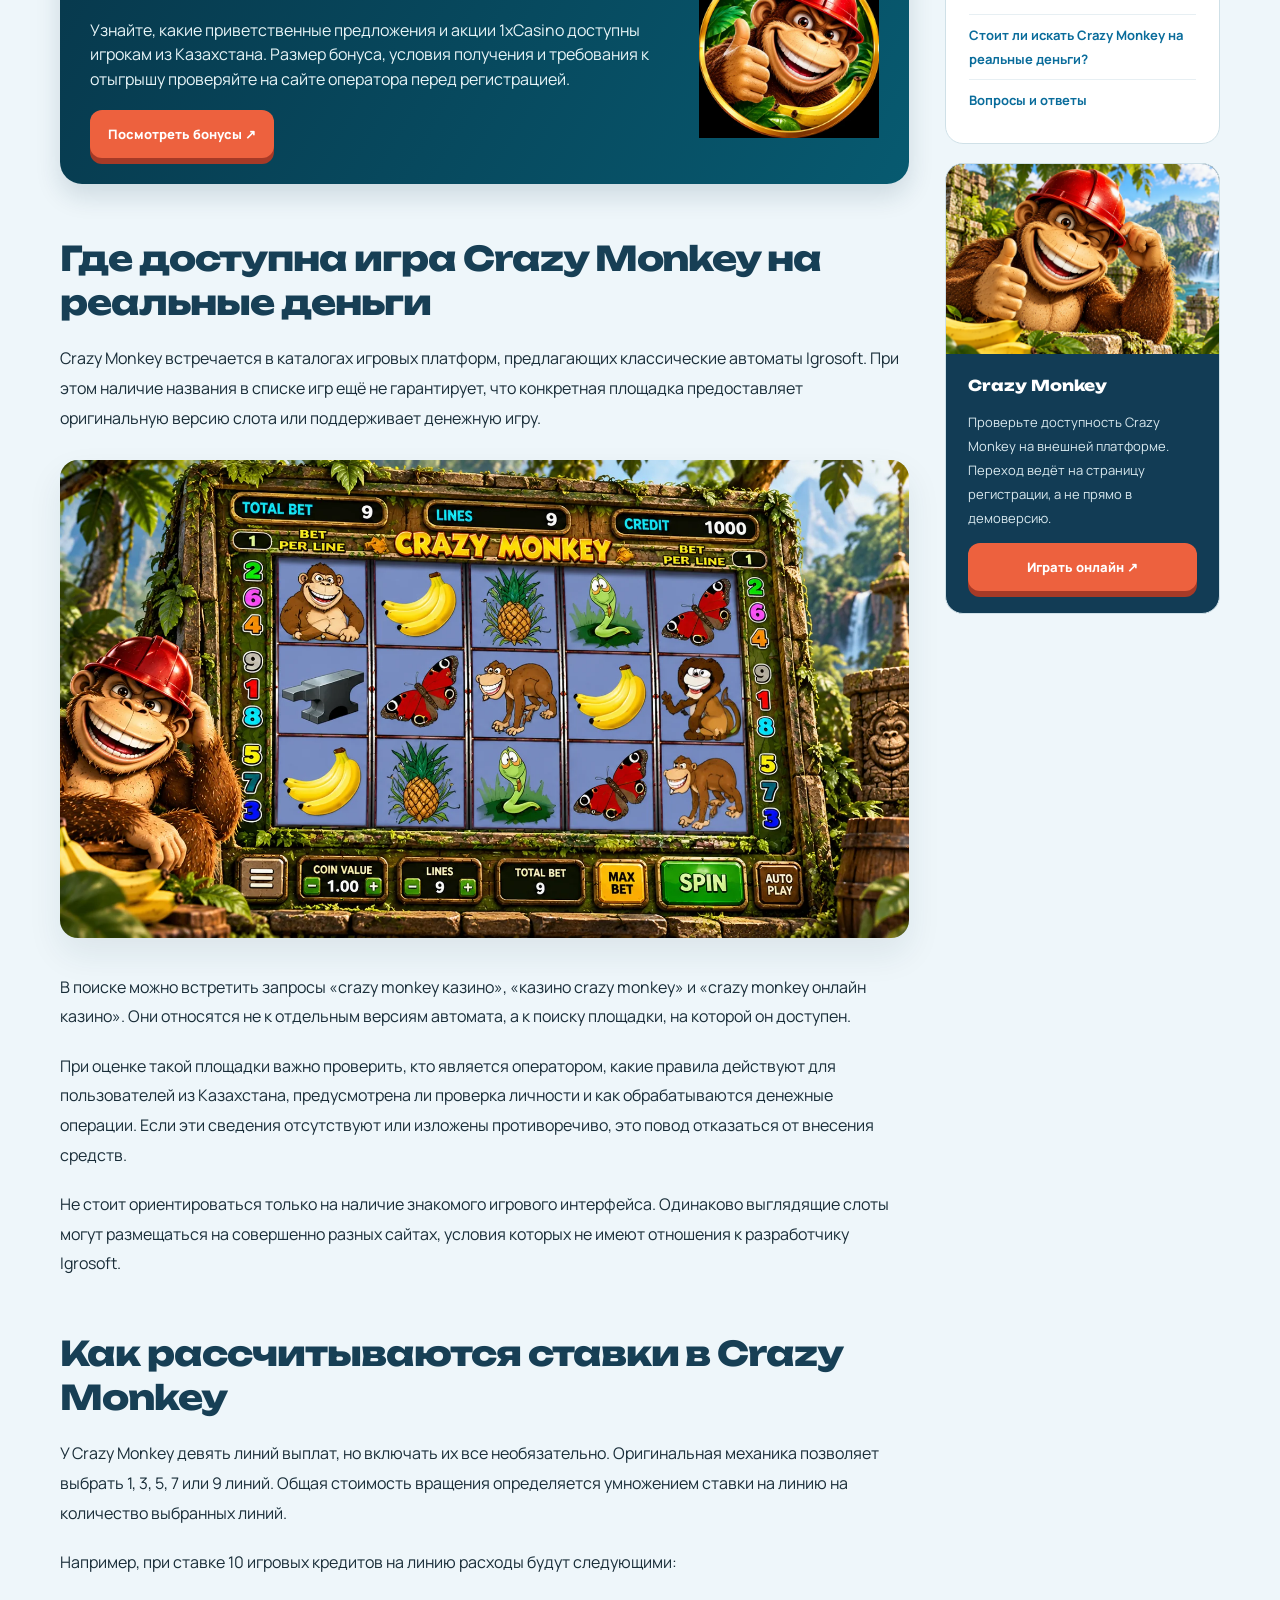
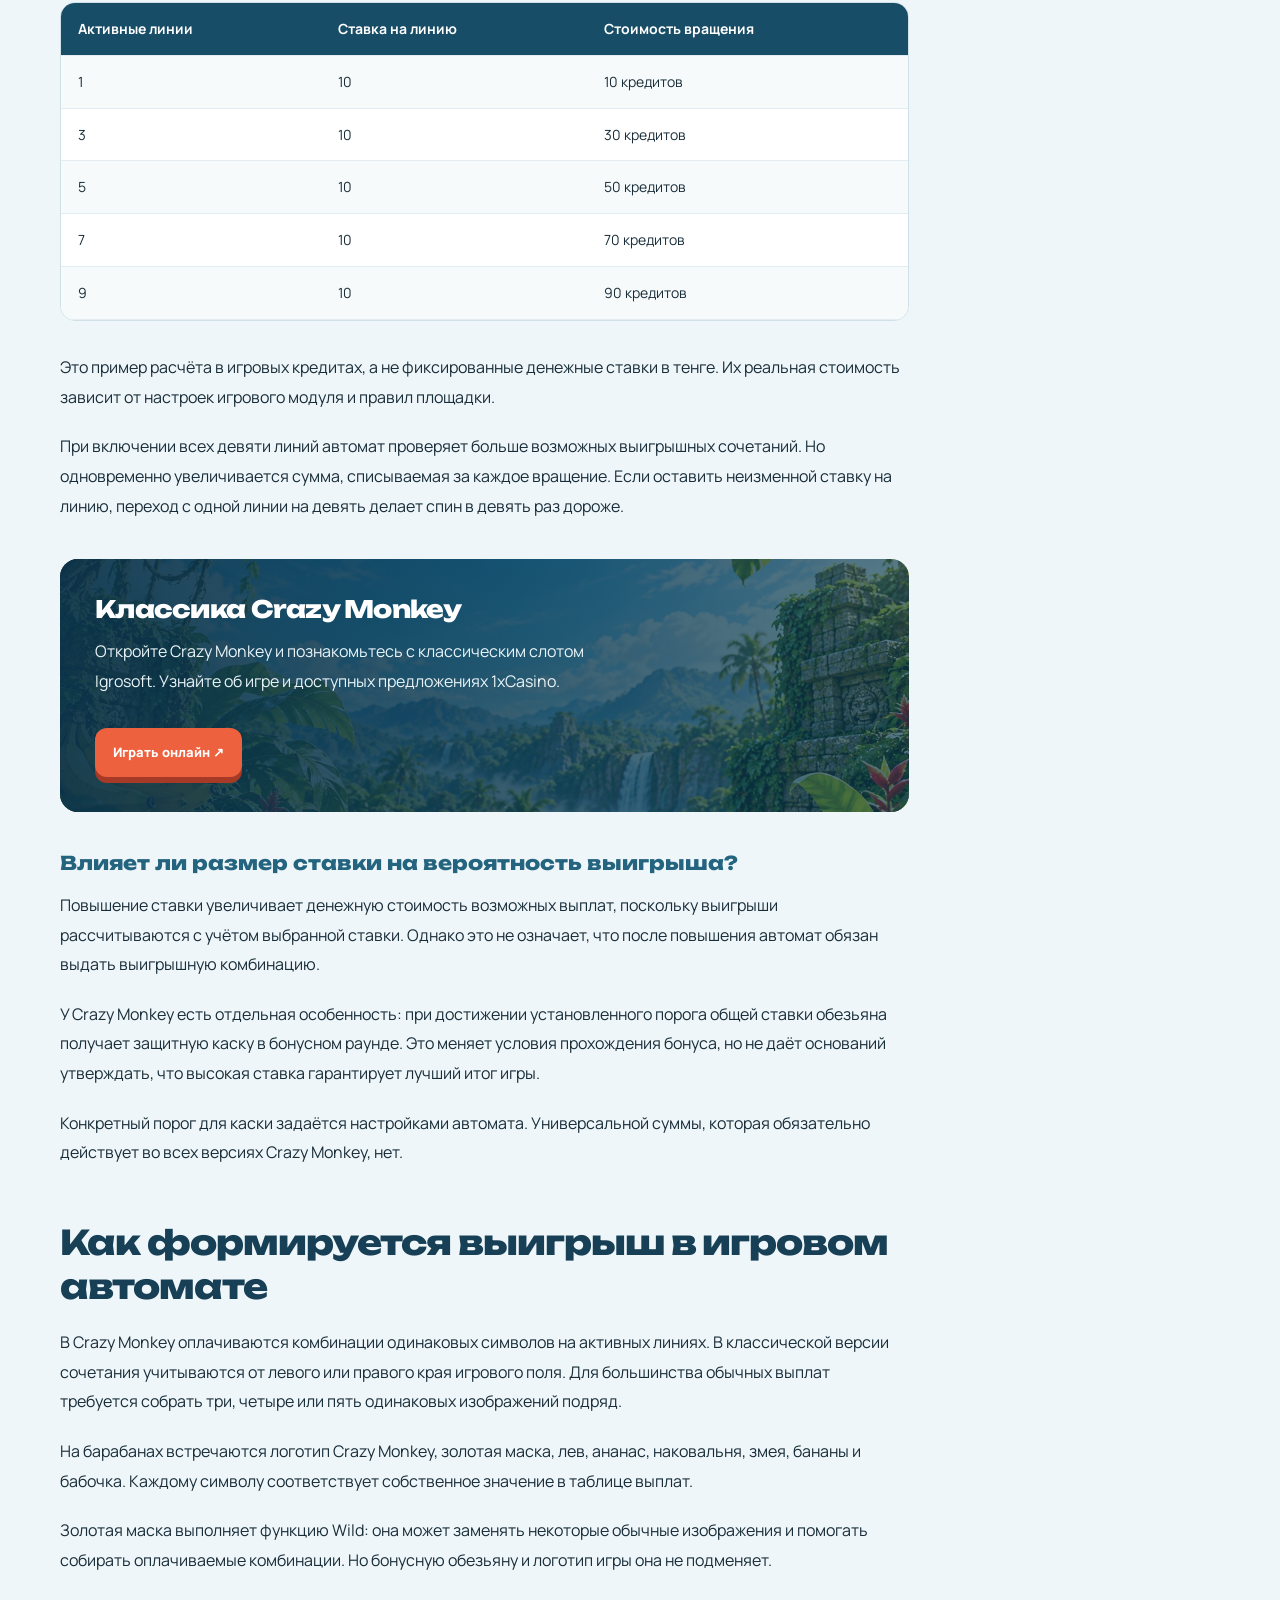
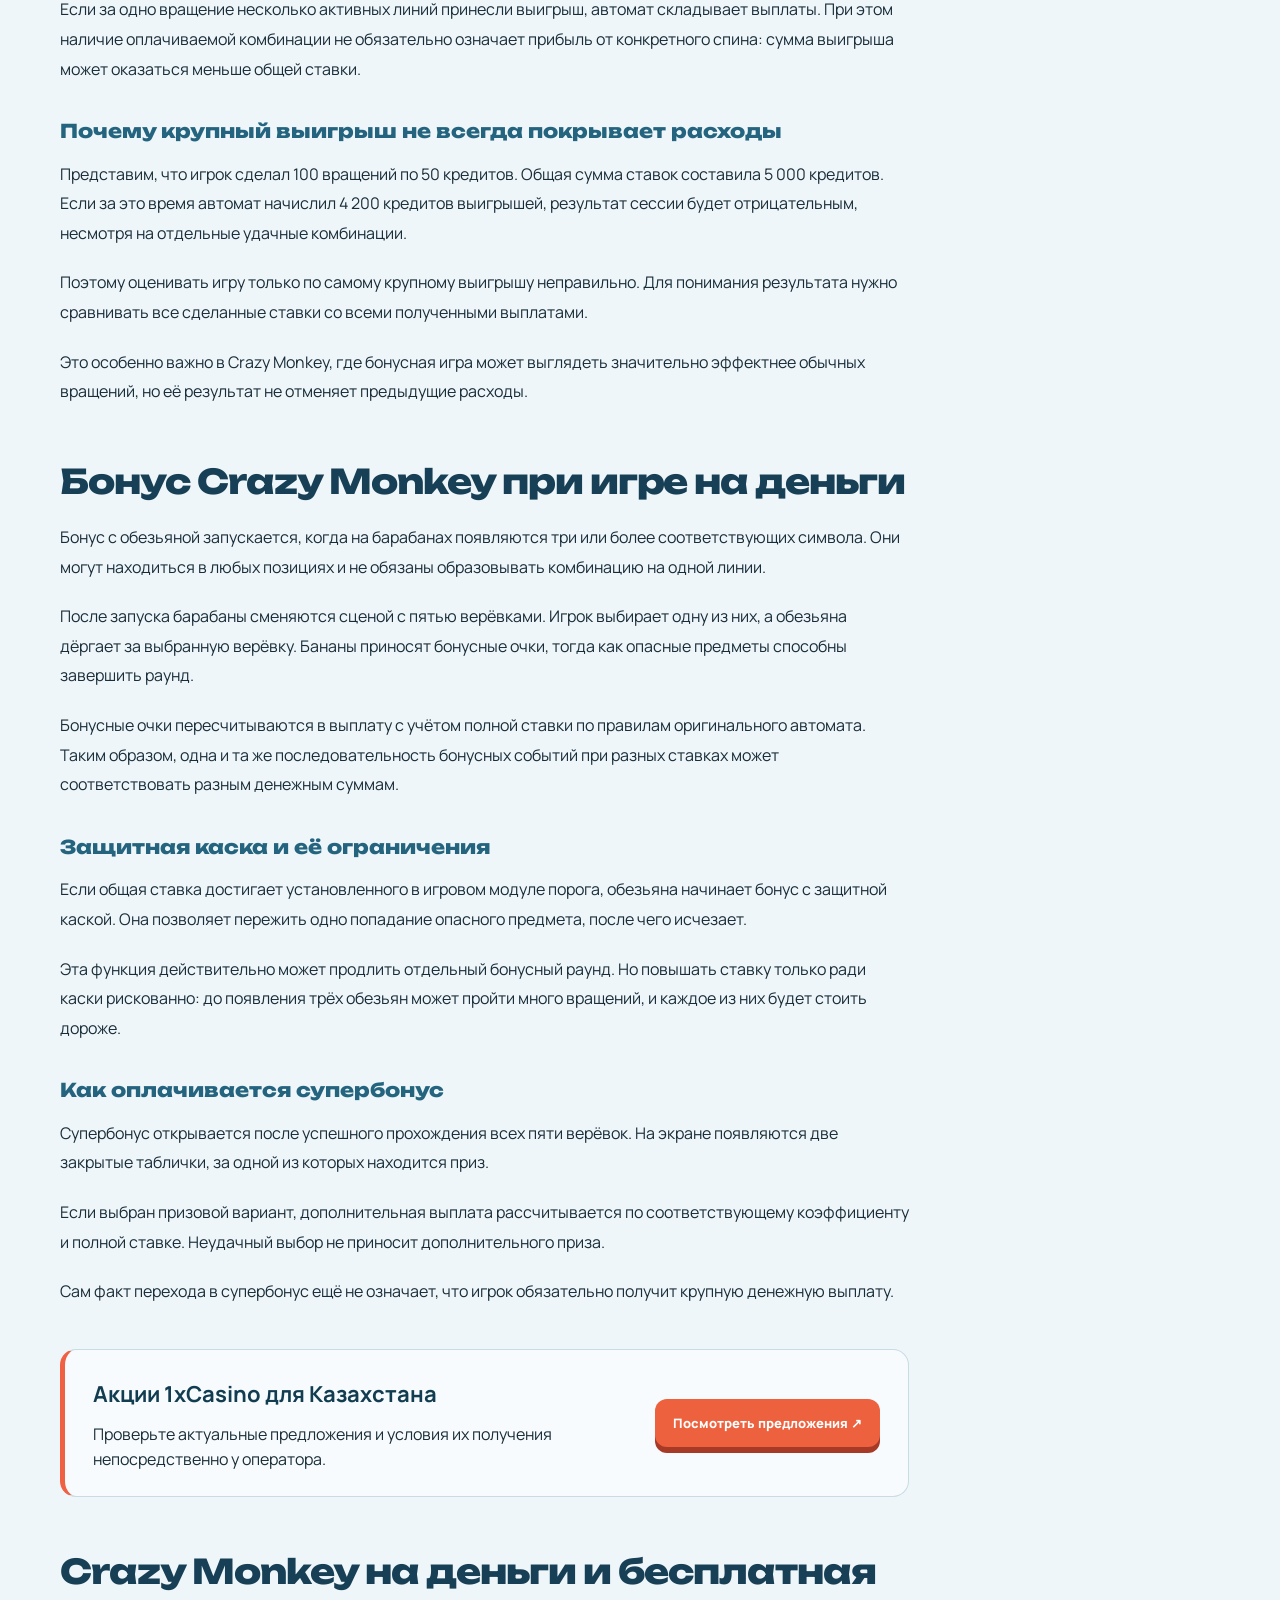
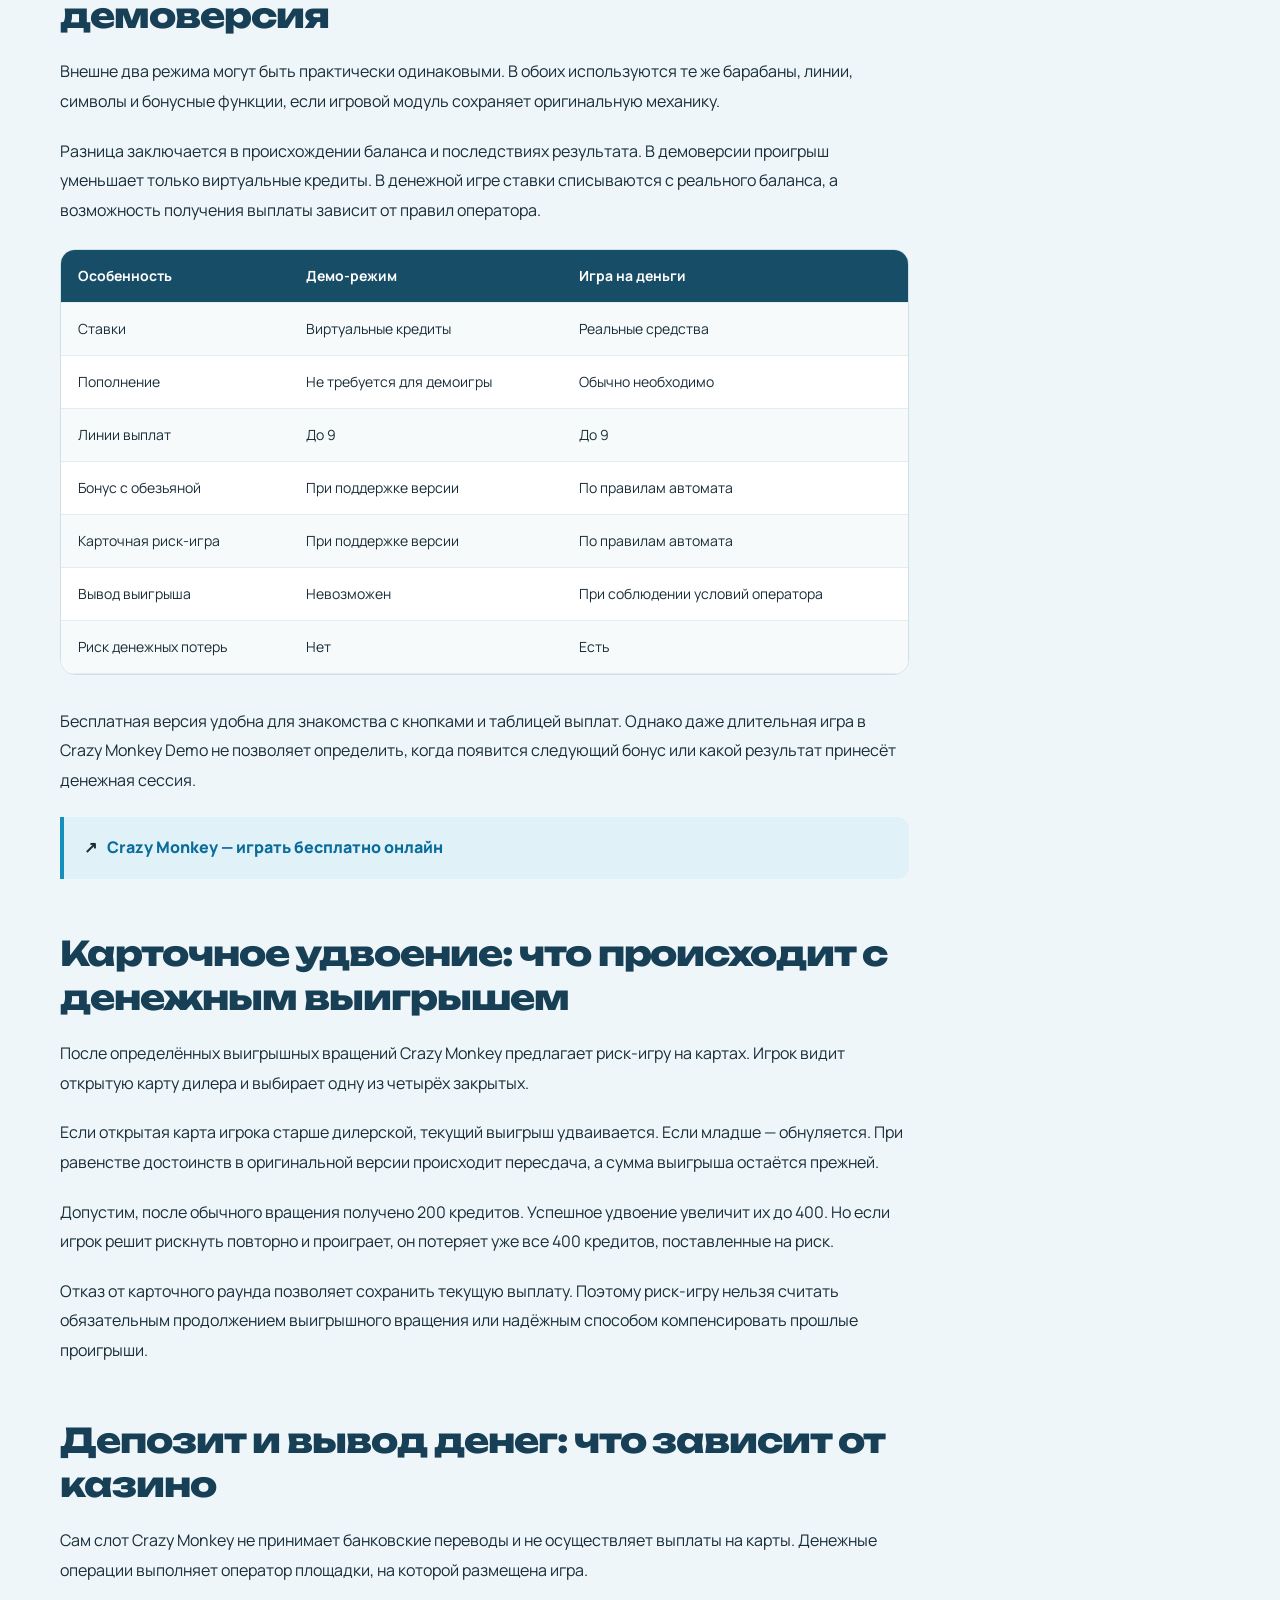
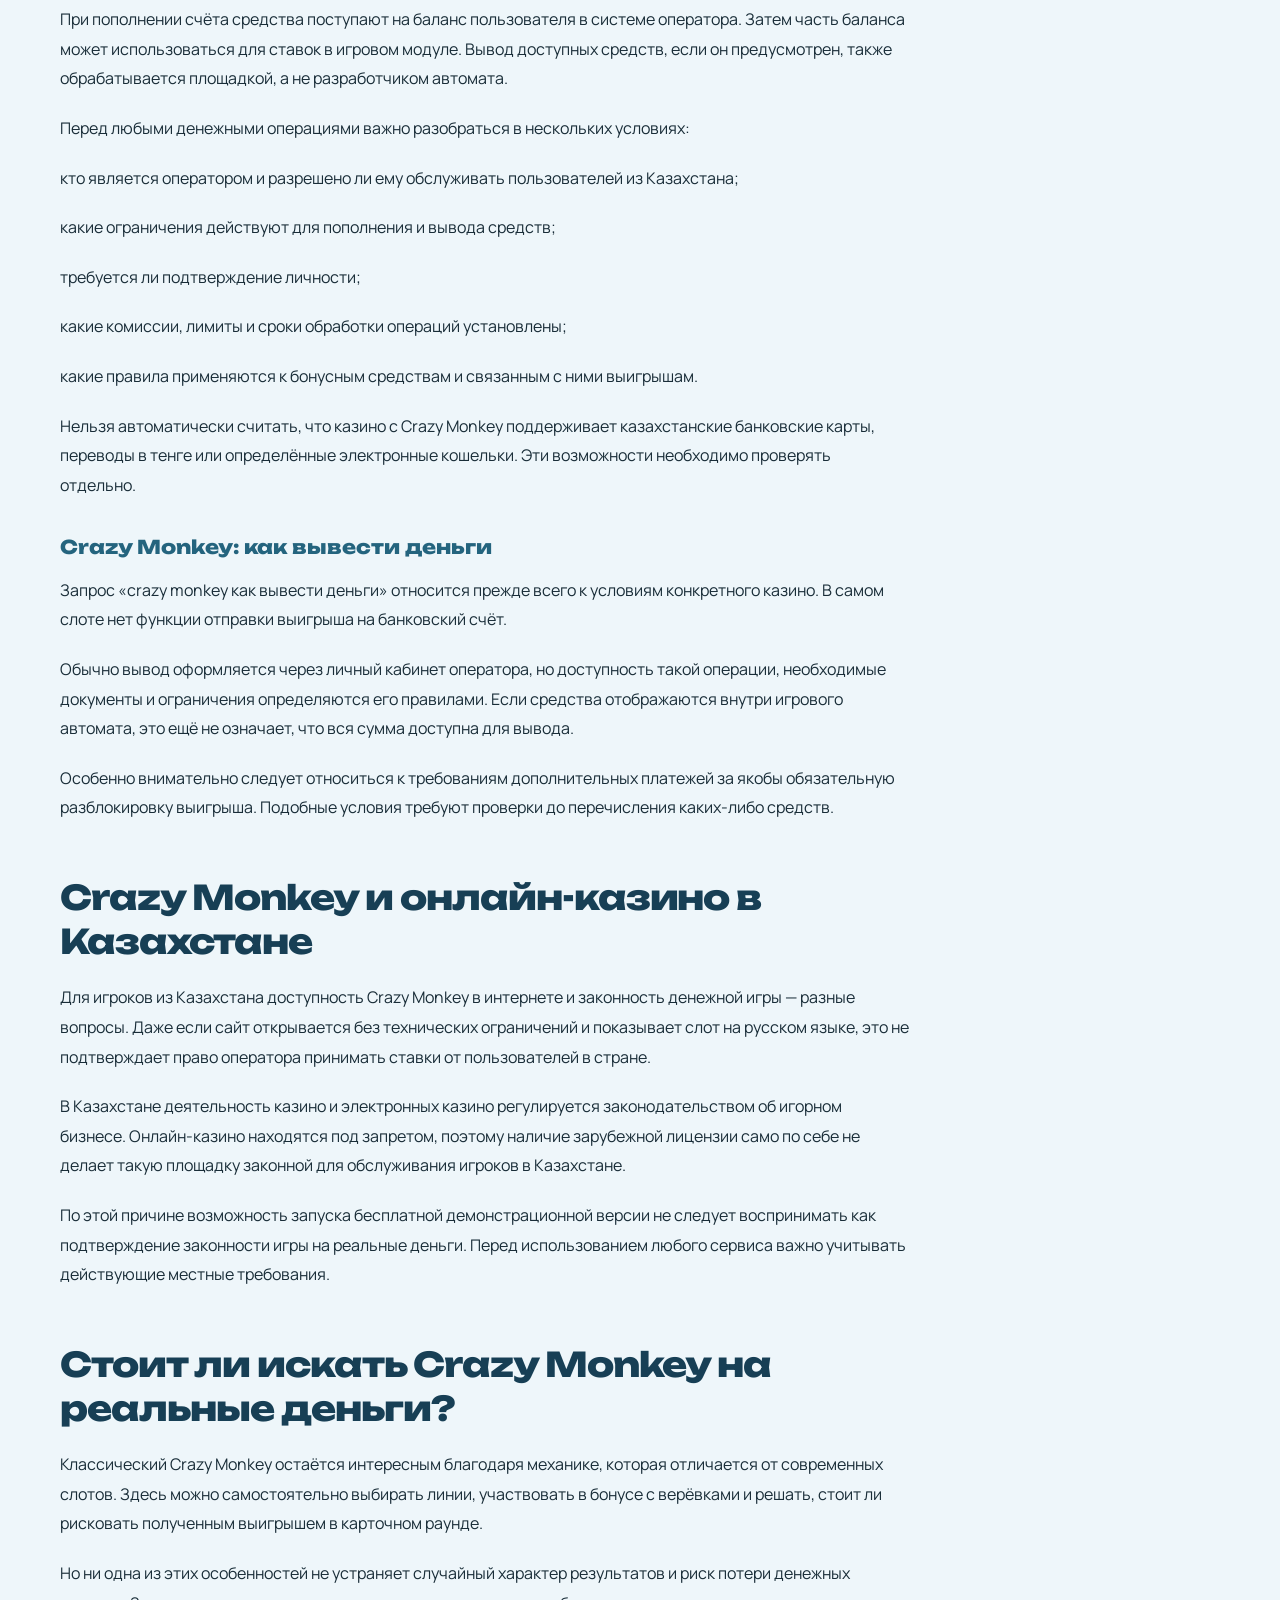
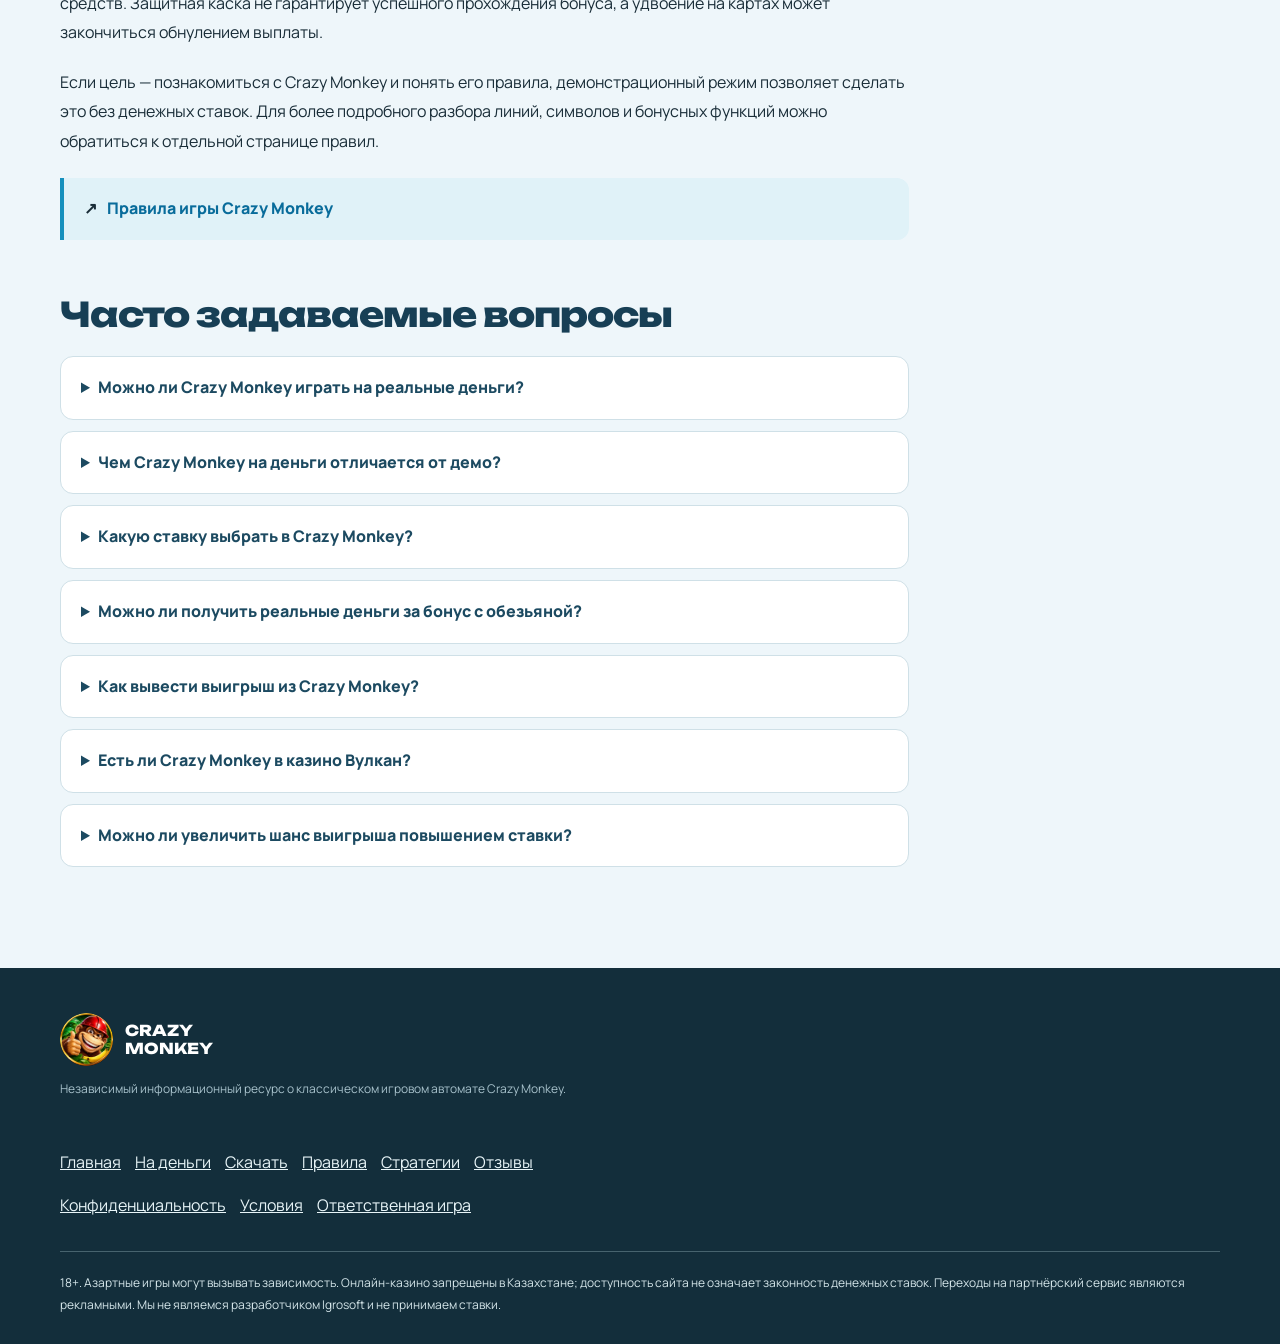
<file: na-dengi/index.html>
<!DOCTYPE html>

<html lang="ru-KZ"><head><meta charset="utf-8"/><meta content="width=device-width,initial-scale=1" name="viewport"/><title>Crazy Monkey Играть на Реальные Деньги — Ставки и Выигрыши</title><meta content="Crazy Monkey играть на реальные деньги: как устроены ставки и выплаты в слоте Igrosoft, чем отличается игра на деньги от демо и что учитывать игрокам из Казахстана." name="description"/><meta content="Wdlxi5m40RlZgPPE9A_rLJYuGJonHqpvLXz26h_4JN4" name="google-site-verification"/><meta content="index,follow,max-image-preview:large" name="robots"/><link href="https://slotcrazymonkey.com/na-dengi/" rel="canonical"/><link href="/favicon.png" rel="icon" type="image/png"/><link as="image" href="/assets/hero.webp" rel="preload"/><link href="/assets/style.css" rel="stylesheet"/><meta content="website" property="og:type"/><meta content="ru_KZ" property="og:locale"/><meta content="Crazy Monkey Играть на Реальные Деньги — Ставки и Выигрыши" property="og:title"/><meta content="Crazy Monkey играть на реальные деньги: как устроены ставки и выплаты в слоте Igrosoft, чем отличается игра на деньги от демо и что учитывать игрокам из Казахстана." property="og:description"/><meta content="https://slotcrazymonkey.com/na-dengi/" property="og:url"/><meta content="https://slotcrazymonkey.com/assets/hero.webp" property="og:image"/><meta content="summary_large_image" name="twitter:card"/><script type="application/ld+json">{"@context": "https://schema.org", "@graph": [{"@type": "WebSite", "@id": "https://slotcrazymonkey.com/#website", "url": "https://slotcrazymonkey.com/", "name": "Crazy Monkey — игровой автомат Igrosoft", "inLanguage": "ru-KZ"}, {"@type": "WebPage", "@id": "https://slotcrazymonkey.com/na-dengi/#webpage", "url": "https://slotcrazymonkey.com/na-dengi/", "name": "Crazy Monkey Играть на Реальные Деньги — Ставки и Выигрыши", "description": "Crazy Monkey играть на реальные деньги: как устроены ставки и выплаты в слоте Igrosoft, чем отличается игра на деньги от демо и что учитывать игрокам из Казахстана.", "inLanguage": "ru-KZ", "isPartOf": {"@id": "https://slotcrazymonkey.com/#website"}, "primaryImageOfPage": {"@type": "ImageObject", "url": "https://slotcrazymonkey.com/assets/hero.webp"}}, {"@type": "BreadcrumbList", "itemListElement": [{"@type": "ListItem", "position": 1, "name": "Главная", "item": "https://slotcrazymonkey.com/"}, {"@type": "ListItem", "position": 2, "name": "На деньги", "item": "https://slotcrazymonkey.com/na-dengi/"}]}]}</script></head><body><div class="topbar">ОБЗОР КЛАССИЧЕСКОГО СЛОТА IGROSOFT · 18+</div><header class="header"><div class="container head"><a class="brand" href="/"><img alt="Crazy Monkey" height="53" src="/assets/favicon.webp" width="53"/><span>CRAZY<br/>MONKEY</span></a><nav aria-label="Основная навигация" class="nav"><a class="" href="/">Главная</a><a class="active" href="/na-dengi/">На деньги</a><a class="" href="/skachat/">Скачать</a><a class="" href="/pravila/">Правила</a><a class="" href="/strategiya/">Стратегии</a><a class="" href="/otzyvy/">Отзывы</a></nav><a class="headcta" href="/go/" rel="nofollow sponsored">Играть онлайн ↗</a></div></header><main><section class="hero"><div class="container"><div class="eyebrow">Igrosoft / Crazy Monkey / Казахстан</div><h1>Crazy Monkey — играть на реальные деньги: ставки, выигрыши и особенности слота</h1><p>Crazy Monkey появился задолго до того, как онлайн-казино начали предлагать тысячи слотов в одном каталоге. У автомата Igrosoft до сих пор узнаваемое оформление: пять барабанов, золотая маска, обезьяна с верёвками и карточная игра на удвоение. Но при переходе от бесплатной версии к игре на реальные деньги важнее всего становится не внешний вид слота, а стоимость каждого вращения.</p><div class="hero-actions"><a class="btn" href="/go/" rel="nofollow sponsored">Играть онлайн ↗</a><a class="btn secondary" href="#article">Читать обзор ↓</a></div></div></section><div class="info-strip"><div class="container strip"><div class="stat"><strong>5 × 3</strong><small>Барабаны и ряды</small></div><div class="stat"><strong>9</strong><small>Линий выплат</small></div><div class="stat"><strong>Igrosoft</strong><small>Разработчик</small></div><div class="stat"><strong>18+</strong><small>Информация для взрослых</small></div></div></div><div class="container layout" id="article"><article class="article"><div class="breadcrumbs"><a href="/">Главная</a> / На деньги</div><p class="intro">Crazy Monkey появился задолго до того, как онлайн-казино начали предлагать тысячи слотов в одном каталоге. У автомата Igrosoft до сих пор узнаваемое оформление: пять барабанов, золотая маска, обезьяна с верёвками и карточная игра на удвоение. Но при переходе от бесплатной версии к игре на реальные деньги важнее всего становится не внешний вид слота, а стоимость каждого вращения.</p><p class="intro">В Crazy Monkey ставки зависят от двух настроек — количества активных линий и суммы на одну линию. Игрок сам выбирает их перед запуском барабанов. Выигрыши рассчитываются по таблице выплат, а результат каждого вращения нельзя предсказать по предыдущим комбинациям.</p><p class="">Для пользователей из Казахстана есть ещё один существенный вопрос: доступность слота на сайте казино не означает, что оператор вправе принимать денежные ставки в стране. Перед игрой необходимо учитывать местные ограничения и правовой статус площадки.</p><div aria-label="Переход к Crazy Monkey" class="conversion-panel" role="region"><div><h3>Бонусы 1xCasino для игроков из Казахстана</h3><p>Узнайте, какие приветственные предложения и акции 1xCasino доступны игрокам из Казахстана. Размер бонуса, условия получения и требования к отыгрышу проверяйте на сайте оператора перед регистрацией.</p><a aria-label="Играть онлайн на внешней платформе" class="btn" href="/go/" rel="nofollow sponsored">Посмотреть бонусы ↗</a></div><img alt="Crazy Monkey — обезьяна в красной каске" decoding="async" height="180" loading="lazy" src="/assets/favicon.webp" width="180"/></div><section id="где-доступна-игра-crazy-monkey-на-реальные-деньги"><h2>Где доступна игра Crazy Monkey на реальные деньги</h2><p class="">Crazy Monkey встречается в каталогах игровых платформ, предлагающих классические автоматы Igrosoft. При этом наличие названия в списке игр ещё не гарантирует, что конкретная площадка предоставляет оригинальную версию слота или поддерживает денежную игру.</p><figure class="feature-image"><img alt="Иллюстрация Crazy Monkey: На деньги" height="900" loading="lazy" src="/assets/gameplay.webp" width="1500"/></figure><p class="">В поиске можно встретить запросы «crazy monkey казино», «казино crazy monkey» и «crazy monkey онлайн казино». Они относятся не к отдельным версиям автомата, а к поиску площадки, на которой он доступен.</p><p class="">При оценке такой площадки важно проверить, кто является оператором, какие правила действуют для пользователей из Казахстана, предусмотрена ли проверка личности и как обрабатываются денежные операции. Если эти сведения отсутствуют или изложены противоречиво, это повод отказаться от внесения средств.</p><p class="">Не стоит ориентироваться только на наличие знакомого игрового интерфейса. Одинаково выглядящие слоты могут размещаться на совершенно разных сайтах, условия которых не имеют отношения к разработчику Igrosoft.</p></section><section id="как-рассчитываются-ставки-в-crazy-monkey"><h2>Как рассчитываются ставки в Crazy Monkey</h2><p class="">У Crazy Monkey девять линий выплат, но включать их все необязательно. Оригинальная механика позволяет выбрать 1, 3, 5, 7 или 9 линий. Общая стоимость вращения определяется умножением ставки на линию на количество выбранных линий.</p><p class="">Например, при ставке 10 игровых кредитов на линию расходы будут следующими:</p><div class="table-scroll"><table class="data-table"><tr><th>Активные линии</th><th>Ставка на линию</th><th>Стоимость вращения</th></tr><tr><td>1</td><td>10</td><td>10 кредитов</td></tr><tr><td>3</td><td>10</td><td>30 кредитов</td></tr><tr><td>5</td><td>10</td><td>50 кредитов</td></tr><tr><td>7</td><td>10</td><td>70 кредитов</td></tr><tr><td>9</td><td>10</td><td>90 кредитов</td></tr></table></div><p class="">Это пример расчёта в игровых кредитах, а не фиксированные денежные ставки в тенге. Их реальная стоимость зависит от настроек игрового модуля и правил площадки.</p><p class="">При включении всех девяти линий автомат проверяет больше возможных выигрышных сочетаний. Но одновременно увеличивается сумма, списываемая за каждое вращение. Если оставить неизменной ставку на линию, переход с одной линии на девять делает спин в девять раз дороже.</p><div class="visual-cta"><h2>Классика Crazy Monkey</h2><p>Откройте Crazy Monkey и познакомьтесь с классическим слотом Igrosoft. Узнайте об игре и доступных предложениях 1xCasino.</p><a class="btn" href="/go/" rel="nofollow sponsored">Играть онлайн ↗</a></div><h3>Влияет ли размер ставки на вероятность выигрыша?</h3><p class="">Повышение ставки увеличивает денежную стоимость возможных выплат, поскольку выигрыши рассчитываются с учётом выбранной ставки. Однако это не означает, что после повышения автомат обязан выдать выигрышную комбинацию.</p><p class="">У Crazy Monkey есть отдельная особенность: при достижении установленного порога общей ставки обезьяна получает защитную каску в бонусном раунде. Это меняет условия прохождения бонуса, но не даёт оснований утверждать, что высокая ставка гарантирует лучший итог игры.</p><p class="">Конкретный порог для каски задаётся настройками автомата. Универсальной суммы, которая обязательно действует во всех версиях Crazy Monkey, нет.</p></section><section id="как-формируется-выигрыш-в-игровом-автомате"><h2>Как формируется выигрыш в игровом автомате</h2><p class="">В Crazy Monkey оплачиваются комбинации одинаковых символов на активных линиях. В классической версии сочетания учитываются от левого или правого края игрового поля. Для большинства обычных выплат требуется собрать три, четыре или пять одинаковых изображений подряд.</p><p class="">На барабанах встречаются логотип Crazy Monkey, золотая маска, лев, ананас, наковальня, змея, бананы и бабочка. Каждому символу соответствует собственное значение в таблице выплат.</p><p class="">Золотая маска выполняет функцию Wild: она может заменять некоторые обычные изображения и помогать собирать оплачиваемые комбинации. Но бонусную обезьяну и логотип игры она не подменяет.</p><p class="">Если за одно вращение несколько активных линий принесли выигрыш, автомат складывает выплаты. При этом наличие оплачиваемой комбинации не обязательно означает прибыль от конкретного спина: сумма выигрыша может оказаться меньше общей ставки.</p><h3>Почему крупный выигрыш не всегда покрывает расходы</h3><p class="">Представим, что игрок сделал 100 вращений по 50 кредитов. Общая сумма ставок составила 5 000 кредитов. Если за это время автомат начислил 4 200 кредитов выигрышей, результат сессии будет отрицательным, несмотря на отдельные удачные комбинации.</p><p class="">Поэтому оценивать игру только по самому крупному выигрышу неправильно. Для понимания результата нужно сравнивать все сделанные ставки со всеми полученными выплатами.</p><p class="">Это особенно важно в Crazy Monkey, где бонусная игра может выглядеть значительно эффектнее обычных вращений, но её результат не отменяет предыдущие расходы.</p></section><section id="бонус-crazy-monkey-при-игре-на-деньги"><h2>Бонус Crazy Monkey при игре на деньги</h2><p class="">Бонус с обезьяной запускается, когда на барабанах появляются три или более соответствующих символа. Они могут находиться в любых позициях и не обязаны образовывать комбинацию на одной линии.</p><p class="">После запуска барабаны сменяются сценой с пятью верёвками. Игрок выбирает одну из них, а обезьяна дёргает за выбранную верёвку. Бананы приносят бонусные очки, тогда как опасные предметы способны завершить раунд.</p><p class="">Бонусные очки пересчитываются в выплату с учётом полной ставки по правилам оригинального автомата. Таким образом, одна и та же последовательность бонусных событий при разных ставках может соответствовать разным денежным суммам.</p><h3>Защитная каска и её ограничения</h3><p class="">Если общая ставка достигает установленного в игровом модуле порога, обезьяна начинает бонус с защитной каской. Она позволяет пережить одно попадание опасного предмета, после чего исчезает.</p><p class="">Эта функция действительно может продлить отдельный бонусный раунд. Но повышать ставку только ради каски рискованно: до появления трёх обезьян может пройти много вращений, и каждое из них будет стоить дороже.</p><h3>Как оплачивается супербонус</h3><p class="">Супербонус открывается после успешного прохождения всех пяти верёвок. На экране появляются две закрытые таблички, за одной из которых находится приз.</p><p class="">Если выбран призовой вариант, дополнительная выплата рассчитывается по соответствующему коэффициенту и полной ставке. Неудачный выбор не приносит дополнительного приза.</p><p class="">Сам факт перехода в супербонус ещё не означает, что игрок обязательно получит крупную денежную выплату.</p></section><section id="crazy-monkey-на-деньги-и-бесплатная-демоверсия"><section class="bonus-inline"><div><strong>Акции 1xCasino для Казахстана</strong><p>Проверьте актуальные предложения и условия их получения непосредственно у оператора.</p></div><a class="btn" href="/go/" rel="nofollow sponsored">Посмотреть предложения ↗</a></section><h2>Crazy Monkey на деньги и бесплатная демоверсия</h2><p class="">Внешне два режима могут быть практически одинаковыми. В обоих используются те же барабаны, линии, символы и бонусные функции, если игровой модуль сохраняет оригинальную механику.</p><p class="">Разница заключается в происхождении баланса и последствиях результата. В демоверсии проигрыш уменьшает только виртуальные кредиты. В денежной игре ставки списываются с реального баланса, а возможность получения выплаты зависит от правил оператора.</p><div class="table-scroll"><table class="data-table"><tr><th>Особенность</th><th>Демо-режим</th><th>Игра на деньги</th></tr><tr><td>Ставки</td><td>Виртуальные кредиты</td><td>Реальные средства</td></tr><tr><td>Пополнение</td><td>Не требуется для демоигры</td><td>Обычно необходимо</td></tr><tr><td>Линии выплат</td><td>До 9</td><td>До 9</td></tr><tr><td>Бонус с обезьяной</td><td>При поддержке версии</td><td>По правилам автомата</td></tr><tr><td>Карточная риск-игра</td><td>При поддержке версии</td><td>По правилам автомата</td></tr><tr><td>Вывод выигрыша</td><td>Невозможен</td><td>При соблюдении условий оператора</td></tr><tr><td>Риск денежных потерь</td><td>Нет</td><td>Есть</td></tr></table></div><p class="">Бесплатная версия удобна для знакомства с кнопками и таблицей выплат. Однако даже длительная игра в Crazy Monkey Demo не позволяет определить, когда появится следующий бонус или какой результат принесёт денежная сессия.</p><div class="crosslink">↗ <a href="/">Crazy Monkey — играть бесплатно онлайн</a></div></section><section id="карточное-удвоение-что-происходит-с-денежным-выигрышем"><h2>Карточное удвоение: что происходит с денежным выигрышем</h2><p class="">После определённых выигрышных вращений Crazy Monkey предлагает риск-игру на картах. Игрок видит открытую карту дилера и выбирает одну из четырёх закрытых.</p><p class="">Если открытая карта игрока старше дилерской, текущий выигрыш удваивается. Если младше — обнуляется. При равенстве достоинств в оригинальной версии происходит пересдача, а сумма выигрыша остаётся прежней.</p><p class="">Допустим, после обычного вращения получено 200 кредитов. Успешное удвоение увеличит их до 400. Но если игрок решит рискнуть повторно и проиграет, он потеряет уже все 400 кредитов, поставленные на риск.</p><p class="">Отказ от карточного раунда позволяет сохранить текущую выплату. Поэтому риск-игру нельзя считать обязательным продолжением выигрышного вращения или надёжным способом компенсировать прошлые проигрыши.</p></section><section id="депозит-и-вывод-денег-что-зависит-от-казино"><h2>Депозит и вывод денег: что зависит от казино</h2><p class="">Сам слот Crazy Monkey не принимает банковские переводы и не осуществляет выплаты на карты. Денежные операции выполняет оператор площадки, на которой размещена игра.</p><p class="">При пополнении счёта средства поступают на баланс пользователя в системе оператора. Затем часть баланса может использоваться для ставок в игровом модуле. Вывод доступных средств, если он предусмотрен, также обрабатывается площадкой, а не разработчиком автомата.</p><p class="">Перед любыми денежными операциями важно разобраться в нескольких условиях:</p><p class="">кто является оператором и разрешено ли ему обслуживать пользователей из Казахстана;</p><p class="">какие ограничения действуют для пополнения и вывода средств;</p><p class="">требуется ли подтверждение личности;</p><p class="">какие комиссии, лимиты и сроки обработки операций установлены;</p><p class="">какие правила применяются к бонусным средствам и связанным с ними выигрышам.</p><p class="">Нельзя автоматически считать, что казино с Crazy Monkey поддерживает казахстанские банковские карты, переводы в тенге или определённые электронные кошельки. Эти возможности необходимо проверять отдельно.</p><h3>Crazy Monkey: как вывести деньги</h3><p class="">Запрос «crazy monkey как вывести деньги» относится прежде всего к условиям конкретного казино. В самом слоте нет функции отправки выигрыша на банковский счёт.</p><p class="">Обычно вывод оформляется через личный кабинет оператора, но доступность такой операции, необходимые документы и ограничения определяются его правилами. Если средства отображаются внутри игрового автомата, это ещё не означает, что вся сумма доступна для вывода.</p><p class="">Особенно внимательно следует относиться к требованиям дополнительных платежей за якобы обязательную разблокировку выигрыша. Подобные условия требуют проверки до перечисления каких-либо средств.</p></section><section id="crazy-monkey-и-онлаи-н-казино-в-казахстане"><h2>Crazy Monkey и онлайн-казино в Казахстане</h2><p class="">Для игроков из Казахстана доступность Crazy Monkey в интернете и законность денежной игры — разные вопросы. Даже если сайт открывается без технических ограничений и показывает слот на русском языке, это не подтверждает право оператора принимать ставки от пользователей в стране.</p><p class="">В Казахстане деятельность казино и электронных казино регулируется законодательством об игорном бизнесе. Онлайн-казино находятся под запретом, поэтому наличие зарубежной лицензии само по себе не делает такую площадку законной для обслуживания игроков в Казахстане.</p><p class="">По этой причине возможность запуска бесплатной демонстрационной версии не следует воспринимать как подтверждение законности игры на реальные деньги. Перед использованием любого сервиса важно учитывать действующие местные требования.</p></section><section id="стоит-ли-искать-crazy-monkey-на-реальные-деньги"><h2>Стоит ли искать Crazy Monkey на реальные деньги?</h2><p class="">Классический Crazy Monkey остаётся интересным благодаря механике, которая отличается от современных слотов. Здесь можно самостоятельно выбирать линии, участвовать в бонусе с верёвками и решать, стоит ли рисковать полученным выигрышем в карточном раунде.</p><p class="">Но ни одна из этих особенностей не устраняет случайный характер результатов и риск потери денежных средств. Защитная каска не гарантирует успешного прохождения бонуса, а удвоение на картах может закончиться обнулением выплаты.</p><p class="">Если цель — познакомиться с Crazy Monkey и понять его правила, демонстрационный режим позволяет сделать это без денежных ставок. Для более подробного разбора линий, символов и бонусных функций можно обратиться к отдельной странице правил.</p><div class="crosslink">↗ <a href="/pravila/">Правила игры Crazy Monkey</a></div></section><section class="faq" id="faq"><h2>Часто задаваемые вопросы</h2><details><summary>Можно ли Crazy Monkey играть на реальные деньги?</summary><p>Денежные версии слота могут встречаться на игровых платформах. Однако возможность технически запустить такую игру не означает, что оператор вправе принимать ставки от пользователей из Казахстана.</p></details><details><summary>Чем Crazy Monkey на деньги отличается от демо?</summary><p>Основная механика может совпадать, но в демоверсии используются виртуальные кредиты, которые нельзя вывести. При денежной игре ставки списываются с реального баланса, а выплаты зависят от условий оператора.</p></details><details><summary>Какую ставку выбрать в Crazy Monkey?</summary><p>Общая ставка рассчитывается умножением ставки на линию на число активных линий. Выбор зависит от настроек игрового модуля и допустимого размера расходов. Ставки, которая гарантировала бы выигрыш, не существует.</p></details><details><summary>Можно ли получить реальные деньги за бонус с обезьяной?</summary><p>В денежной версии бонусная выплата учитывается в игровом балансе по правилам автомата. Возможность её последующего вывода зависит от оператора, правовых ограничений и условий использования счёта.</p></details><details><summary>Как вывести выигрыш из Crazy Monkey?</summary><p>Сам игровой автомат не выполняет денежные переводы. Если оператор законно предоставляет такую услугу, вывод оформляется через его платёжную систему с учётом установленных требований.</p></details><details><summary>Есть ли Crazy Monkey в казино Вулкан?</summary><p>Название Crazy Monkey встречается в поисковых запросах вместе с брендом «Вулкан», но это не подтверждает наличие оригинального слота на конкретном сайте. Также нужно учитывать, что разные площадки могут использовать похожие названия.</p></details><details><summary>Можно ли увеличить шанс выигрыша повышением ставки?</summary><p>Повышение ставки влияет на стоимость вращения и размер возможных выплат. В некоторых настройках оригинального Crazy Monkey оно также позволяет получить защитную каску, но не гарантирует выпадение выигрышных комбинаций или бонуса.</p></details></section></article><aside class="aside"><div class="aside-box toc"><h2>На этой странице</h2><a href="#где-доступна-игра-crazy-monkey-на-реальные-деньги">Где доступна игра Crazy Monkey на реальные деньги</a><a href="#как-рассчитываются-ставки-в-crazy-monkey">Как рассчитываются ставки в Crazy Monkey</a><a href="#как-формируется-выигрыш-в-игровом-автомате">Как формируется выигрыш в игровом автомате</a><a href="#бонус-crazy-monkey-при-игре-на-деньги">Бонус Crazy Monkey при игре на деньги</a><a href="#crazy-monkey-на-деньги-и-бесплатная-демоверсия">Crazy Monkey на деньги и бесплатная демоверсия</a><a href="#карточное-удвоение-что-происходит-с-денежным-выигрышем">Карточное удвоение: что происходит с денежным выигрышем</a><a href="#депозит-и-вывод-денег-что-зависит-от-казино">Депозит и вывод денег: что зависит от казино</a><a href="#crazy-monkey-и-онлаи-н-казино-в-казахстане">Crazy Monkey и онлайн-казино в Казахстане</a><a href="#стоит-ли-искать-crazy-monkey-на-реальные-деньги">Стоит ли искать Crazy Monkey на реальные деньги?</a><a href="#faq">Вопросы и ответы</a></div><div class="aside-box aside-promo"><img alt="Обезьяна Crazy Monkey в красной каске" height="360" loading="lazy" src="/assets/monkey.webp" width="500"/><div class="inside"><h2>Crazy Monkey</h2><p>Проверьте доступность Crazy Monkey на внешней платформе. Переход ведёт на страницу регистрации, а не прямо в демоверсию.</p><a class="btn" href="/go/" rel="nofollow sponsored">Играть онлайн ↗</a></div></div></aside></div></main><footer class="footer"><div class="container"><div class="footer-grid"><div><a class="brand" href="/"><img alt="Crazy Monkey" height="53" src="/assets/favicon.webp" width="53"/><span>CRAZY<br/>MONKEY</span></a><p>Независимый информационный ресурс о классическом игровом автомате Crazy Monkey.</p></div><nav><a class="" href="/">Главная</a><a class="active" href="/na-dengi/">На деньги</a><a class="" href="/skachat/">Скачать</a><a class="" href="/pravila/">Правила</a><a class="" href="/strategiya/">Стратегии</a><a class="" href="/otzyvy/">Отзывы</a><a href="/privacy/">Конфиденциальность</a><a href="/terms/">Условия</a><a href="/responsible-gaming/">Ответственная игра</a></nav></div><div class="legal">18+. Азартные игры могут вызывать зависимость. Онлайн-казино запрещены в Казахстане; доступность сайта не означает законность денежных ставок. Переходы на партнёрский сервис являются рекламными. Мы не являемся разработчиком Igrosoft и не принимаем ставки.</div></div></footer></body></html>
</file>
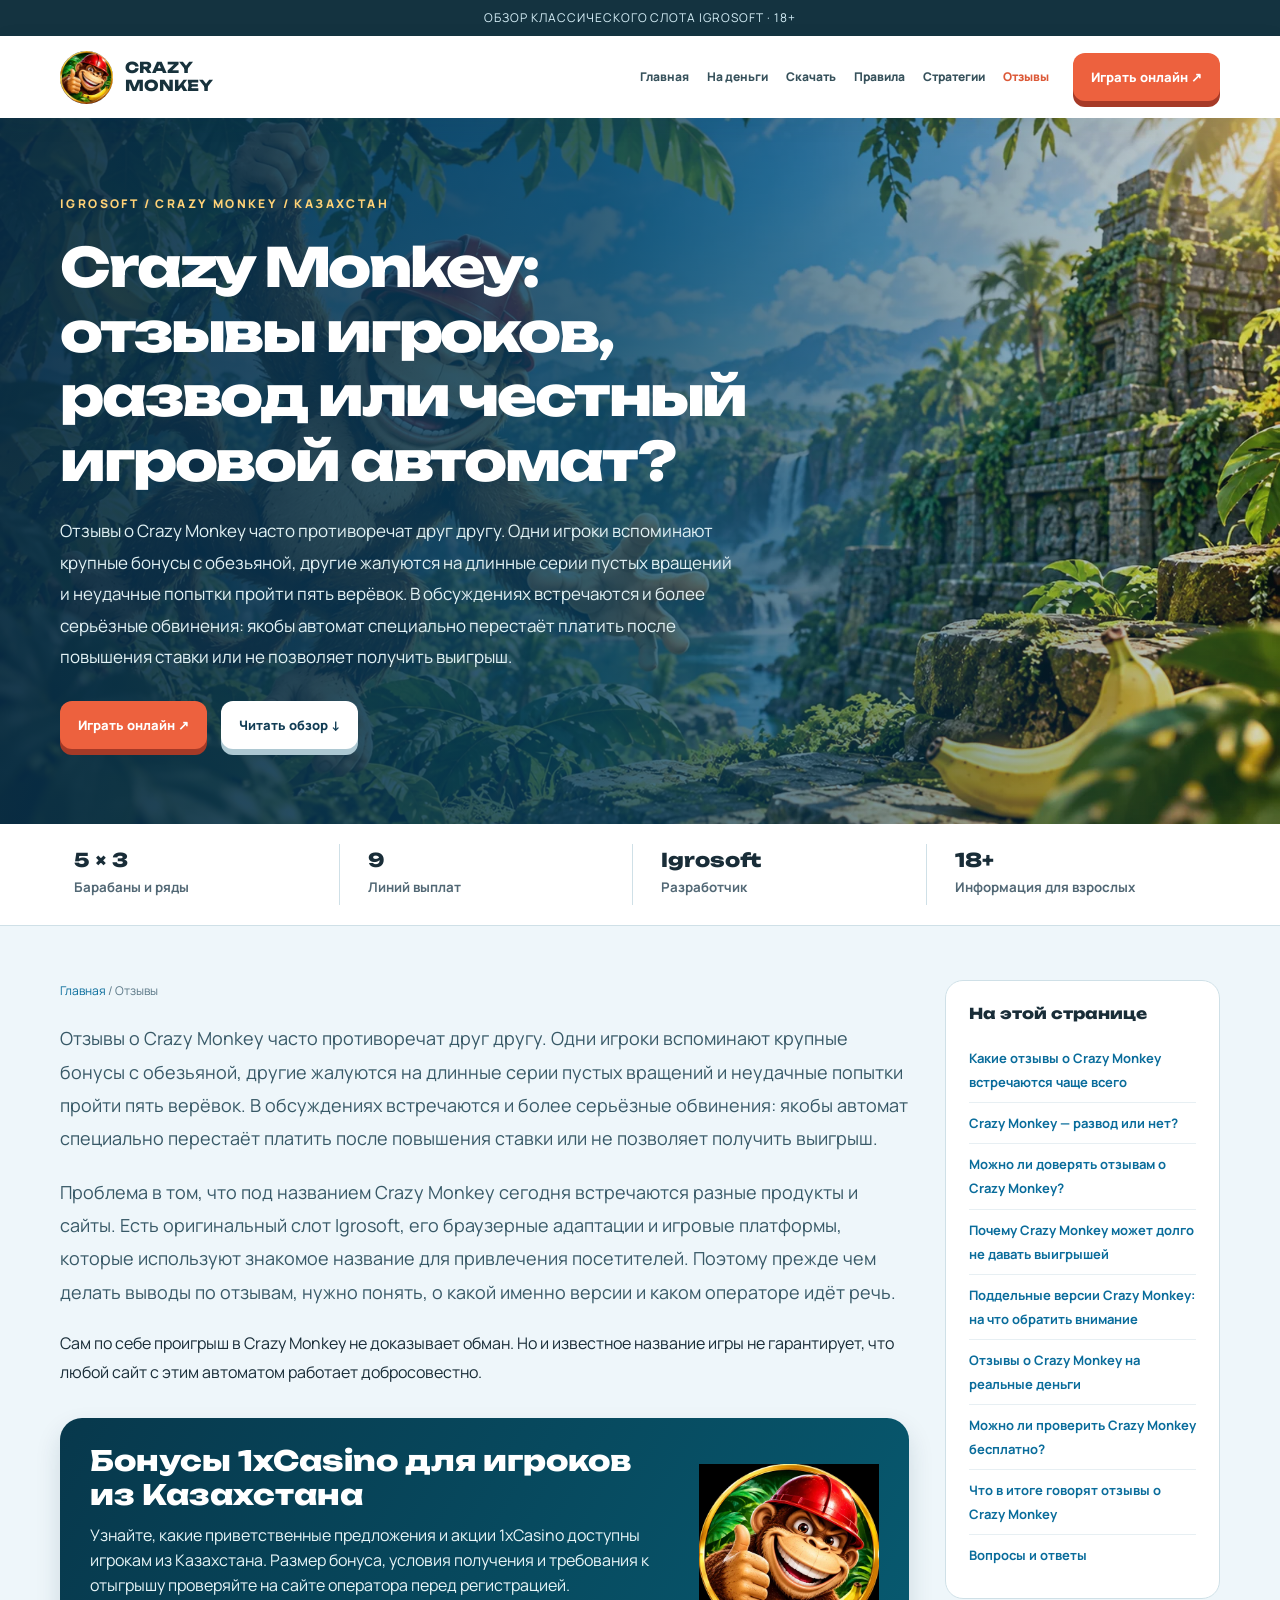
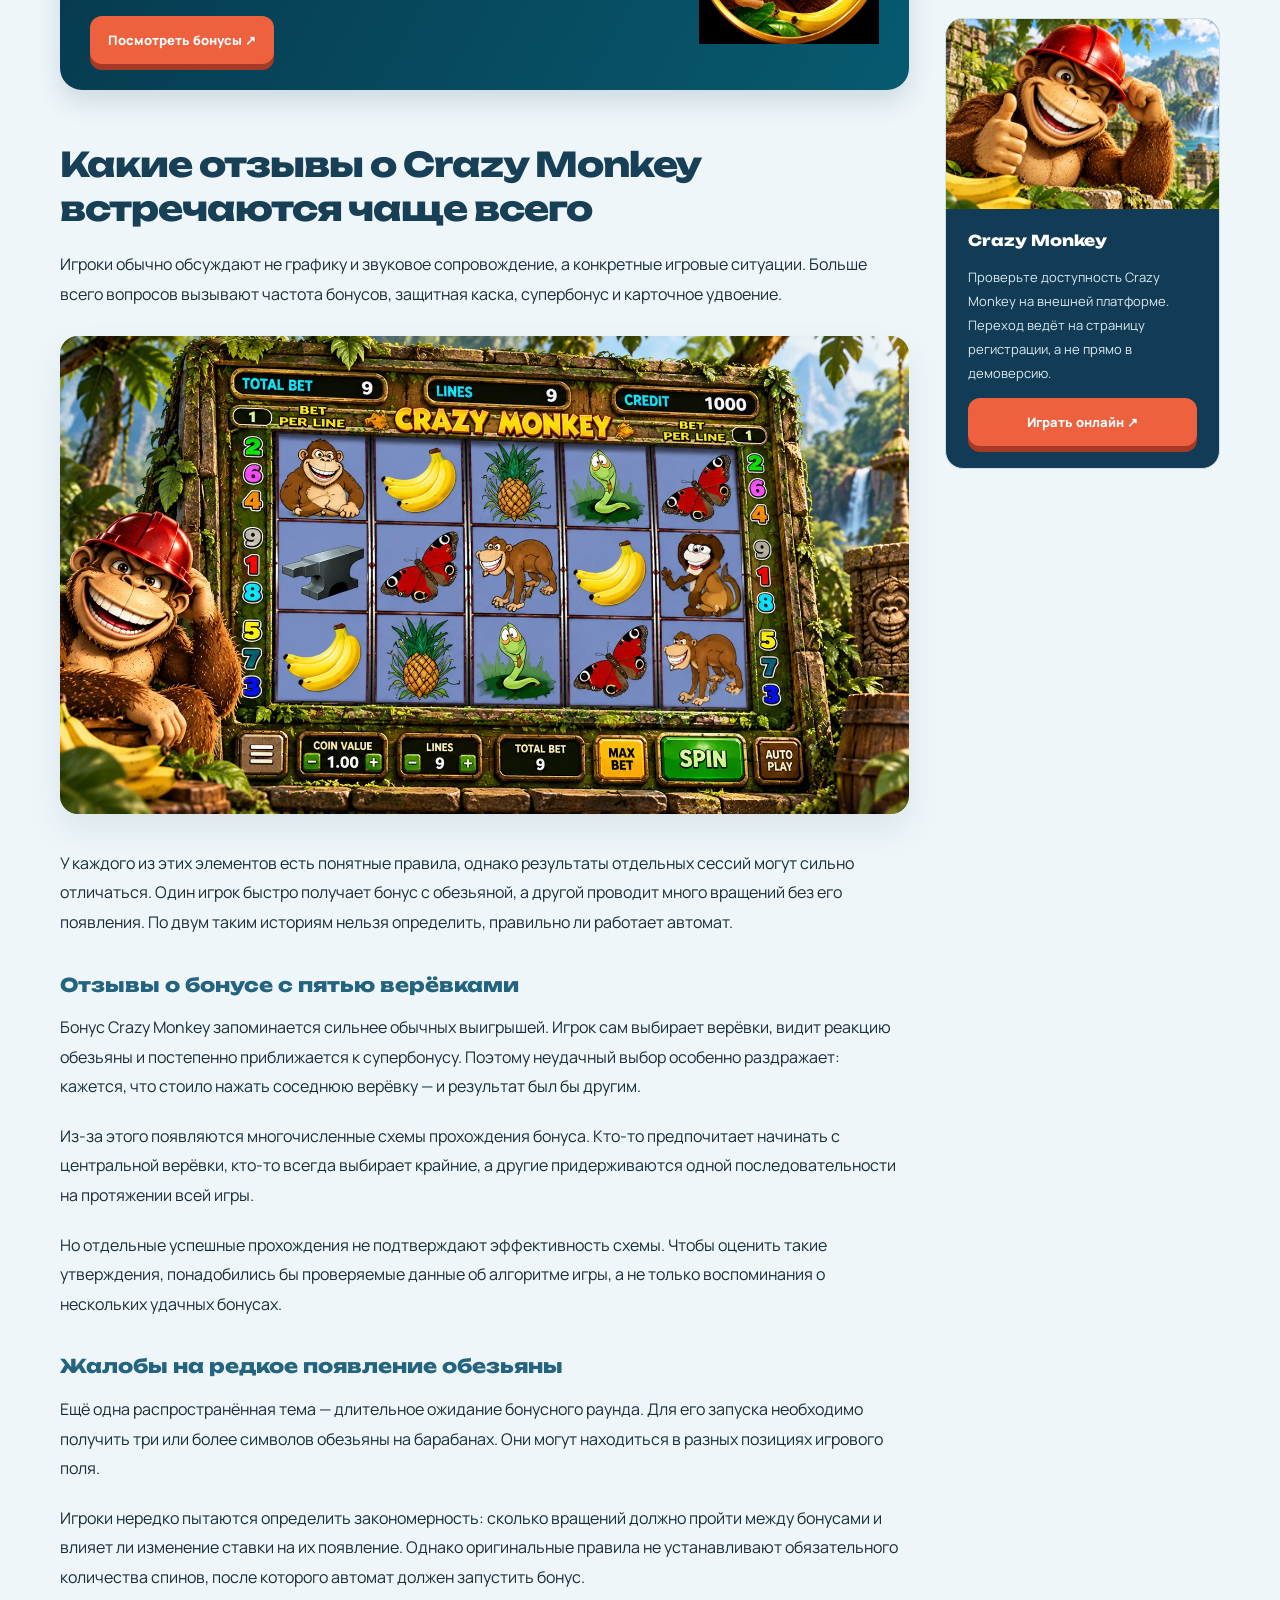
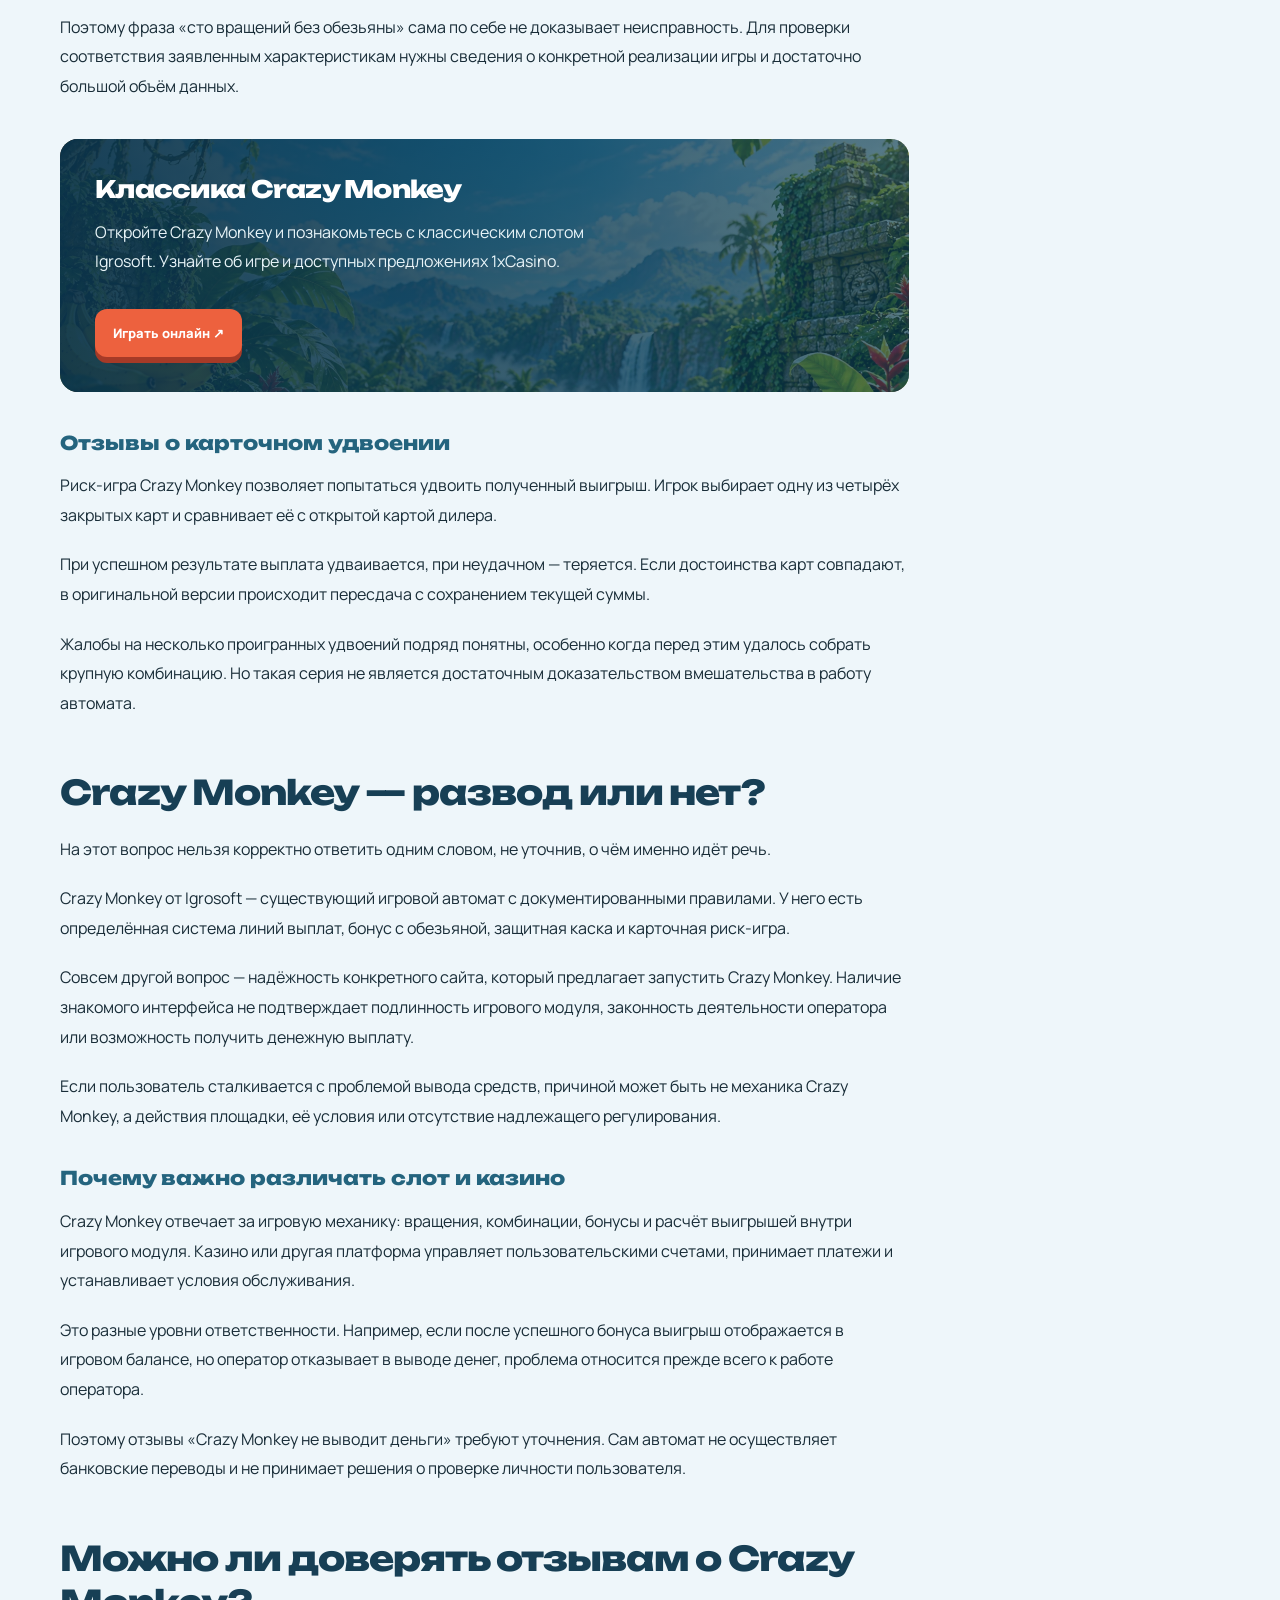
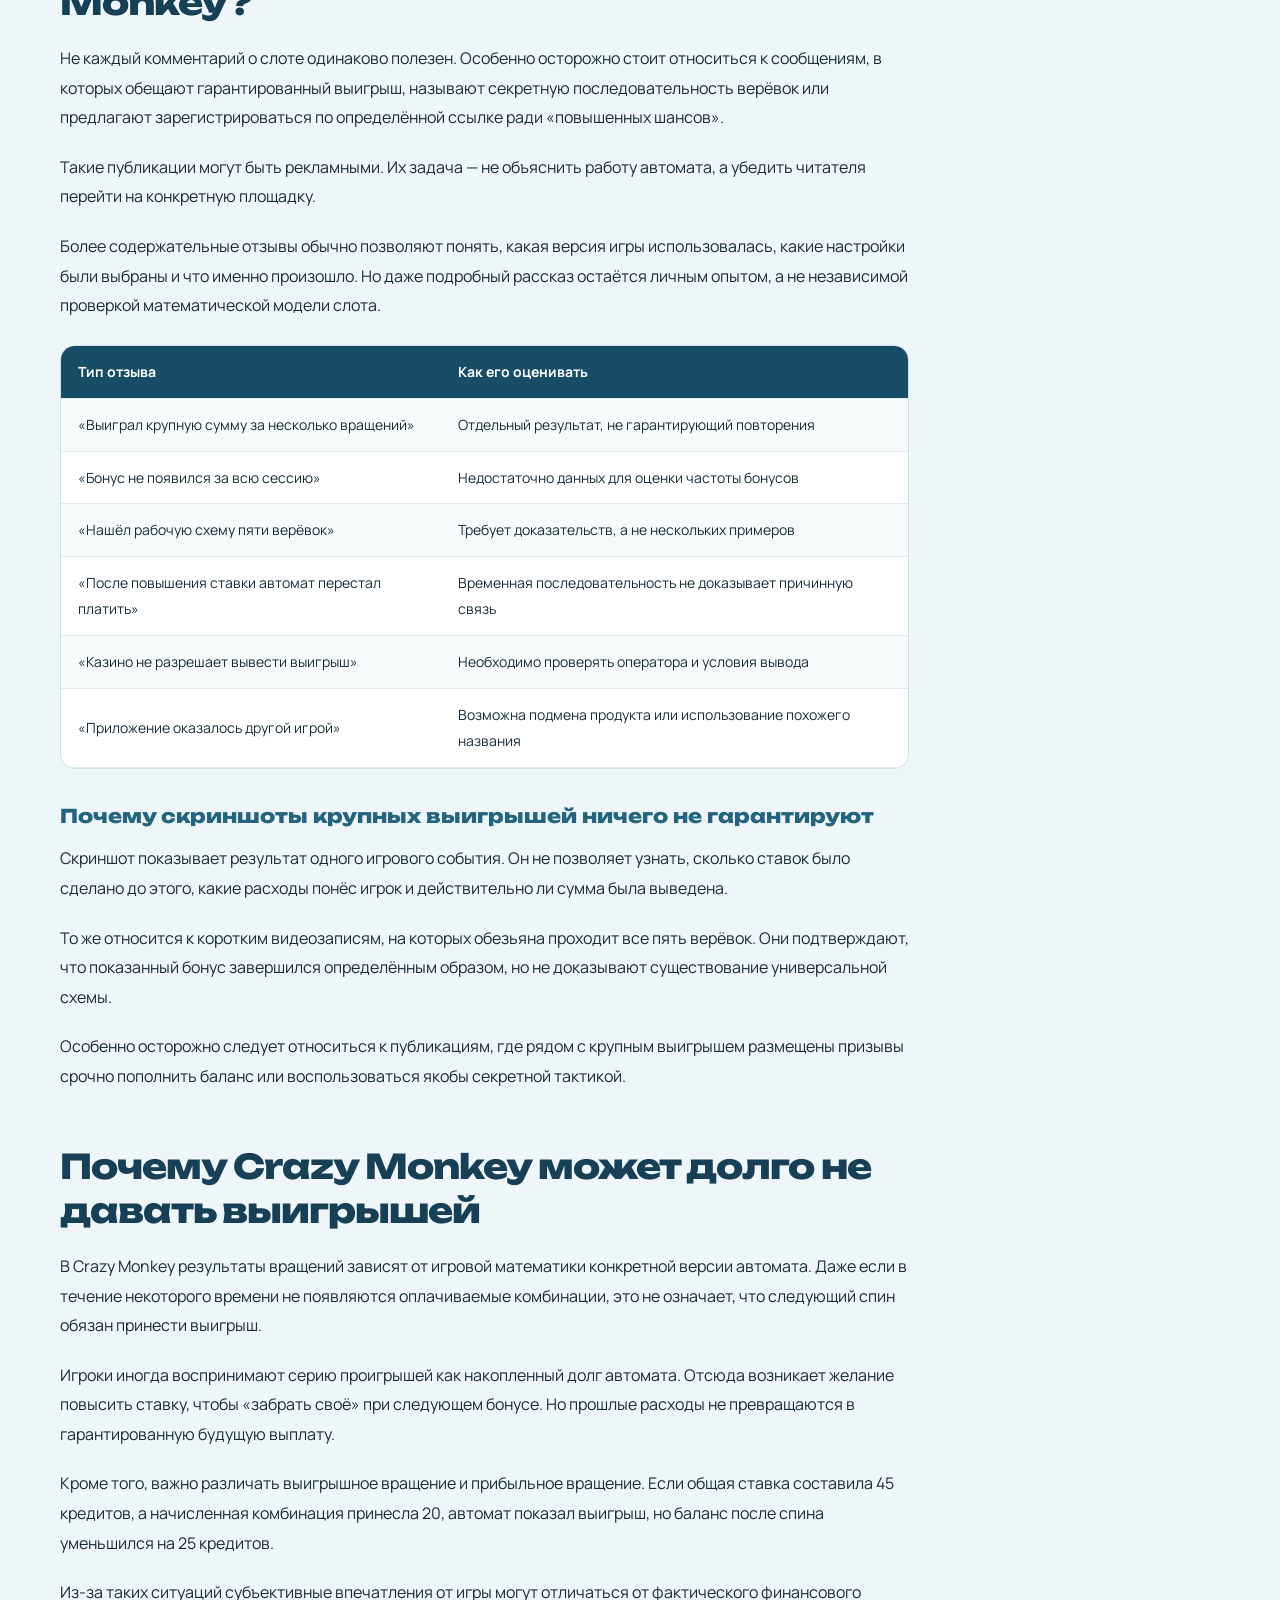
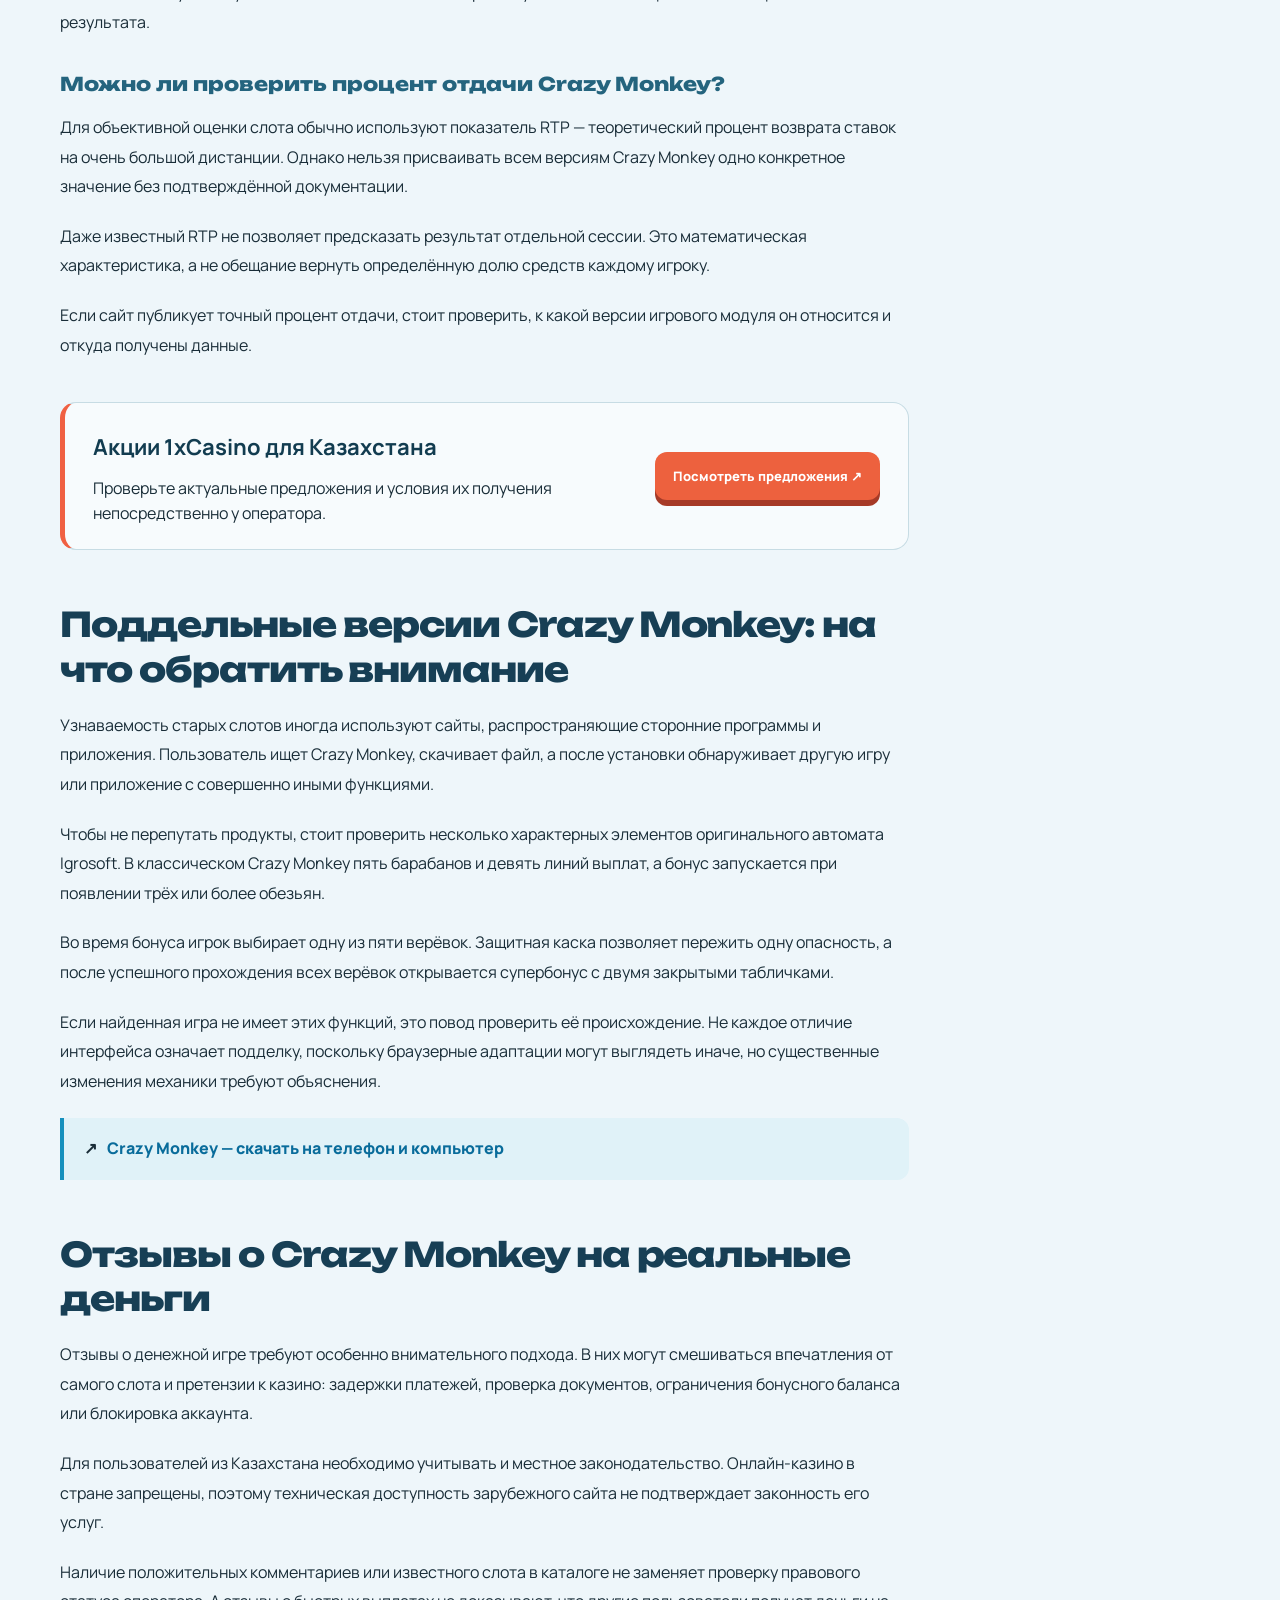
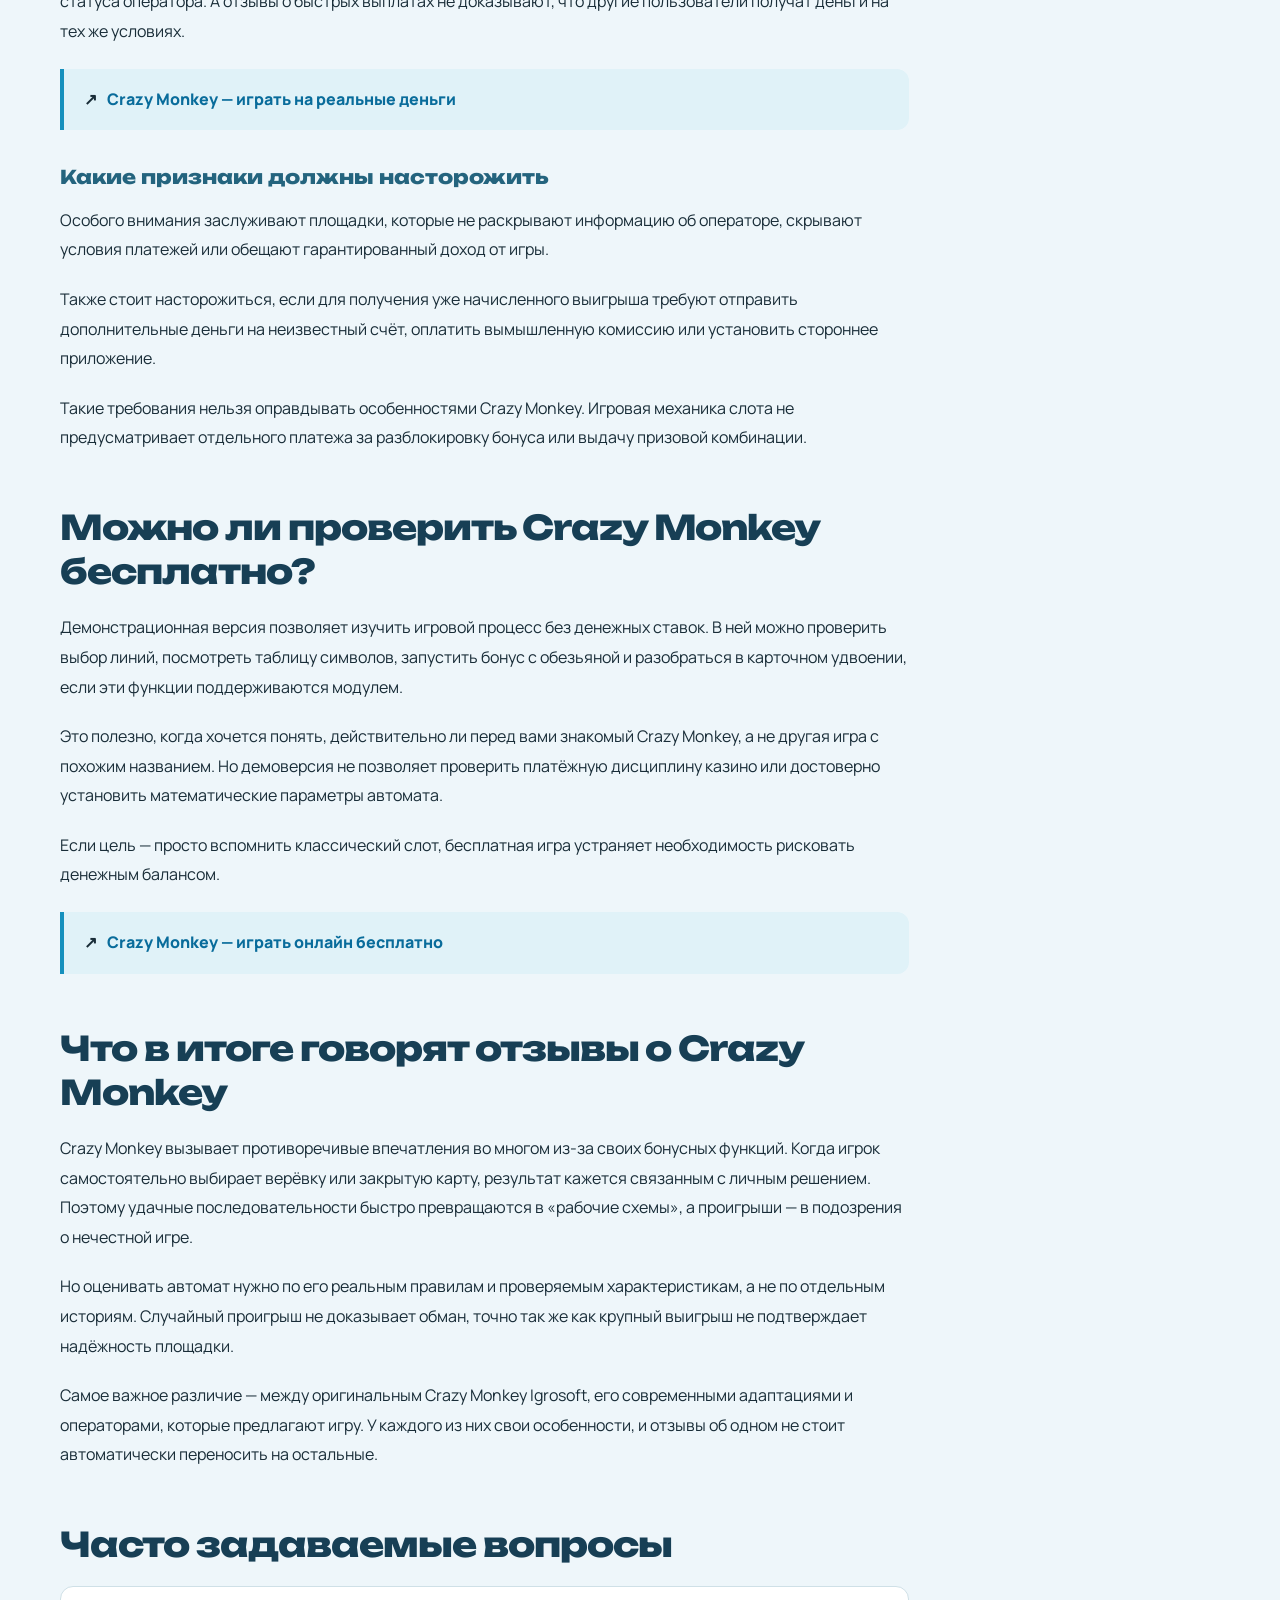
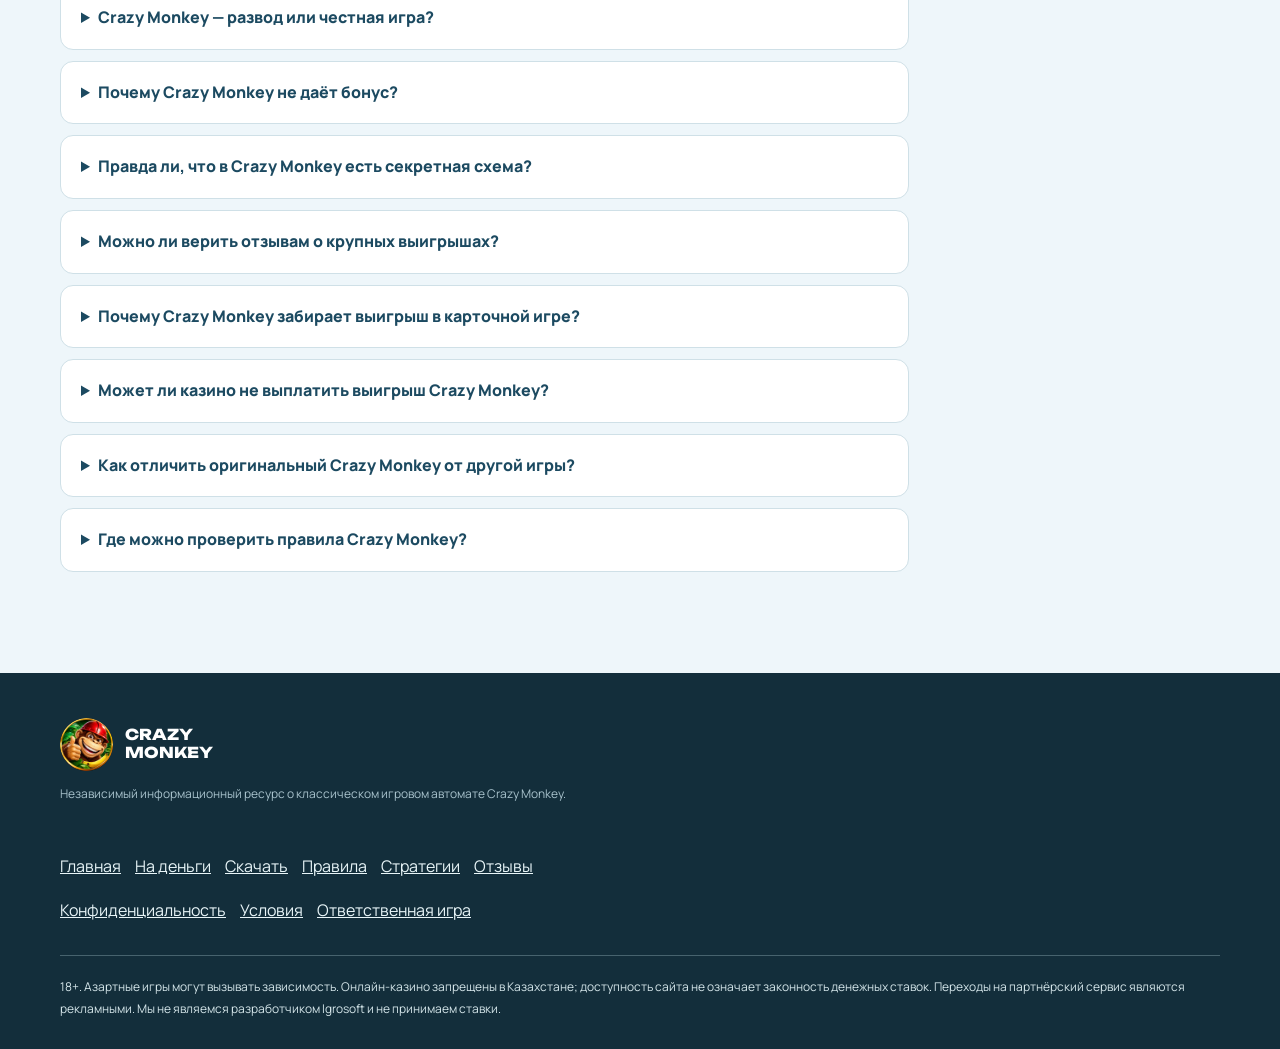
<file: otzyvy/index.html>
<!DOCTYPE html>

<html lang="ru-KZ"><head><meta charset="utf-8"/><meta content="width=device-width,initial-scale=1" name="viewport"/><title>Crazy Monkey Отзывы Игроков — Развод или Честная Игра?</title><meta content="Crazy Monkey: отзывы игроков, жалобы на выплаты и вопросы о честности слота Igrosoft. Разбираем, где заканчивается случайность игры и начинаются риски казино." name="description"/><meta content="Wdlxi5m40RlZgPPE9A_rLJYuGJonHqpvLXz26h_4JN4" name="google-site-verification"/><meta content="index,follow,max-image-preview:large" name="robots"/><link href="https://slotcrazymonkey.com/otzyvy/" rel="canonical"/><link href="/favicon.png" rel="icon" type="image/png"/><link as="image" href="/assets/hero.webp" rel="preload"/><link href="/assets/style.css" rel="stylesheet"/><meta content="website" property="og:type"/><meta content="ru_KZ" property="og:locale"/><meta content="Crazy Monkey Отзывы Игроков — Развод или Честная Игра?" property="og:title"/><meta content="Crazy Monkey: отзывы игроков, жалобы на выплаты и вопросы о честности слота Igrosoft. Разбираем, где заканчивается случайность игры и начинаются риски казино." property="og:description"/><meta content="https://slotcrazymonkey.com/otzyvy/" property="og:url"/><meta content="https://slotcrazymonkey.com/assets/hero.webp" property="og:image"/><meta content="summary_large_image" name="twitter:card"/><script type="application/ld+json">{"@context": "https://schema.org", "@graph": [{"@type": "WebSite", "@id": "https://slotcrazymonkey.com/#website", "url": "https://slotcrazymonkey.com/", "name": "Crazy Monkey — игровой автомат Igrosoft", "inLanguage": "ru-KZ"}, {"@type": "WebPage", "@id": "https://slotcrazymonkey.com/otzyvy/#webpage", "url": "https://slotcrazymonkey.com/otzyvy/", "name": "Crazy Monkey Отзывы Игроков — Развод или Честная Игра?", "description": "Crazy Monkey: отзывы игроков, жалобы на выплаты и вопросы о честности слота Igrosoft. Разбираем, где заканчивается случайность игры и начинаются риски казино.", "inLanguage": "ru-KZ", "isPartOf": {"@id": "https://slotcrazymonkey.com/#website"}, "primaryImageOfPage": {"@type": "ImageObject", "url": "https://slotcrazymonkey.com/assets/hero.webp"}}, {"@type": "BreadcrumbList", "itemListElement": [{"@type": "ListItem", "position": 1, "name": "Главная", "item": "https://slotcrazymonkey.com/"}, {"@type": "ListItem", "position": 2, "name": "Отзывы", "item": "https://slotcrazymonkey.com/otzyvy/"}]}]}</script></head><body><div class="topbar">ОБЗОР КЛАССИЧЕСКОГО СЛОТА IGROSOFT · 18+</div><header class="header"><div class="container head"><a class="brand" href="/"><img alt="Crazy Monkey" height="53" src="/assets/favicon.webp" width="53"/><span>CRAZY<br/>MONKEY</span></a><nav aria-label="Основная навигация" class="nav"><a class="" href="/">Главная</a><a class="" href="/na-dengi/">На деньги</a><a class="" href="/skachat/">Скачать</a><a class="" href="/pravila/">Правила</a><a class="" href="/strategiya/">Стратегии</a><a class="active" href="/otzyvy/">Отзывы</a></nav><a class="headcta" href="/go/" rel="nofollow sponsored">Играть онлайн ↗</a></div></header><main><section class="hero"><div class="container"><div class="eyebrow">Igrosoft / Crazy Monkey / Казахстан</div><h1>Crazy Monkey: отзывы игроков, развод или честный игровой автомат?</h1><p>Отзывы о Crazy Monkey часто противоречат друг другу. Одни игроки вспоминают крупные бонусы с обезьяной, другие жалуются на длинные серии пустых вращений и неудачные попытки пройти пять верёвок. В обсуждениях встречаются и более серьёзные обвинения: якобы автомат специально перестаёт платить после повышения ставки или не позволяет получить выигрыш.</p><div class="hero-actions"><a class="btn" href="/go/" rel="nofollow sponsored">Играть онлайн ↗</a><a class="btn secondary" href="#article">Читать обзор ↓</a></div></div></section><div class="info-strip"><div class="container strip"><div class="stat"><strong>5 × 3</strong><small>Барабаны и ряды</small></div><div class="stat"><strong>9</strong><small>Линий выплат</small></div><div class="stat"><strong>Igrosoft</strong><small>Разработчик</small></div><div class="stat"><strong>18+</strong><small>Информация для взрослых</small></div></div></div><div class="container layout" id="article"><article class="article"><div class="breadcrumbs"><a href="/">Главная</a> / Отзывы</div><p class="intro">Отзывы о Crazy Monkey часто противоречат друг другу. Одни игроки вспоминают крупные бонусы с обезьяной, другие жалуются на длинные серии пустых вращений и неудачные попытки пройти пять верёвок. В обсуждениях встречаются и более серьёзные обвинения: якобы автомат специально перестаёт платить после повышения ставки или не позволяет получить выигрыш.</p><p class="intro">Проблема в том, что под названием Crazy Monkey сегодня встречаются разные продукты и сайты. Есть оригинальный слот Igrosoft, его браузерные адаптации и игровые платформы, которые используют знакомое название для привлечения посетителей. Поэтому прежде чем делать выводы по отзывам, нужно понять, о какой именно версии и каком операторе идёт речь.</p><p class="">Сам по себе проигрыш в Crazy Monkey не доказывает обман. Но и известное название игры не гарантирует, что любой сайт с этим автоматом работает добросовестно.</p><div aria-label="Переход к Crazy Monkey" class="conversion-panel" role="region"><div><h3>Бонусы 1xCasino для игроков из Казахстана</h3><p>Узнайте, какие приветственные предложения и акции 1xCasino доступны игрокам из Казахстана. Размер бонуса, условия получения и требования к отыгрышу проверяйте на сайте оператора перед регистрацией.</p><a aria-label="Играть онлайн на внешней платформе" class="btn" href="/go/" rel="nofollow sponsored">Посмотреть бонусы ↗</a></div><img alt="Crazy Monkey — обезьяна в красной каске" decoding="async" height="180" loading="lazy" src="/assets/favicon.webp" width="180"/></div><section id="какие-отзывы-о-crazy-monkey-встречаются-чаще-всего"><h2>Какие отзывы о Crazy Monkey встречаются чаще всего</h2><p class="">Игроки обычно обсуждают не графику и звуковое сопровождение, а конкретные игровые ситуации. Больше всего вопросов вызывают частота бонусов, защитная каска, супербонус и карточное удвоение.</p><figure class="feature-image"><img alt="Иллюстрация Crazy Monkey: Отзывы" height="900" loading="lazy" src="/assets/gameplay.webp" width="1500"/></figure><p class="">У каждого из этих элементов есть понятные правила, однако результаты отдельных сессий могут сильно отличаться. Один игрок быстро получает бонус с обезьяной, а другой проводит много вращений без его появления. По двум таким историям нельзя определить, правильно ли работает автомат.</p><h3>Отзывы о бонусе с пятью верёвками</h3><p class="">Бонус Crazy Monkey запоминается сильнее обычных выигрышей. Игрок сам выбирает верёвки, видит реакцию обезьяны и постепенно приближается к супербонусу. Поэтому неудачный выбор особенно раздражает: кажется, что стоило нажать соседнюю верёвку — и результат был бы другим.</p><p class="">Из-за этого появляются многочисленные схемы прохождения бонуса. Кто-то предпочитает начинать с центральной верёвки, кто-то всегда выбирает крайние, а другие придерживаются одной последовательности на протяжении всей игры.</p><p class="">Но отдельные успешные прохождения не подтверждают эффективность схемы. Чтобы оценить такие утверждения, понадобились бы проверяемые данные об алгоритме игры, а не только воспоминания о нескольких удачных бонусах.</p><h3>Жалобы на редкое появление обезьяны</h3><p class="">Ещё одна распространённая тема — длительное ожидание бонусного раунда. Для его запуска необходимо получить три или более символов обезьяны на барабанах. Они могут находиться в разных позициях игрового поля.</p><p class="">Игроки нередко пытаются определить закономерность: сколько вращений должно пройти между бонусами и влияет ли изменение ставки на их появление. Однако оригинальные правила не устанавливают обязательного количества спинов, после которого автомат должен запустить бонус.</p><p class="">Поэтому фраза «сто вращений без обезьяны» сама по себе не доказывает неисправность. Для проверки соответствия заявленным характеристикам нужны сведения о конкретной реализации игры и достаточно большой объём данных.</p><div class="visual-cta"><h2>Классика Crazy Monkey</h2><p>Откройте Crazy Monkey и познакомьтесь с классическим слотом Igrosoft. Узнайте об игре и доступных предложениях 1xCasino.</p><a class="btn" href="/go/" rel="nofollow sponsored">Играть онлайн ↗</a></div><h3>Отзывы о карточном удвоении</h3><p class="">Риск-игра Crazy Monkey позволяет попытаться удвоить полученный выигрыш. Игрок выбирает одну из четырёх закрытых карт и сравнивает её с открытой картой дилера.</p><p class="">При успешном результате выплата удваивается, при неудачном — теряется. Если достоинства карт совпадают, в оригинальной версии происходит пересдача с сохранением текущей суммы.</p><p class="">Жалобы на несколько проигранных удвоений подряд понятны, особенно когда перед этим удалось собрать крупную комбинацию. Но такая серия не является достаточным доказательством вмешательства в работу автомата.</p></section><section id="crazy-monkey-развод-или-нет"><h2>Crazy Monkey — развод или нет?</h2><p class="">На этот вопрос нельзя корректно ответить одним словом, не уточнив, о чём именно идёт речь.</p><p class="">Crazy Monkey от Igrosoft — существующий игровой автомат с документированными правилами. У него есть определённая система линий выплат, бонус с обезьяной, защитная каска и карточная риск-игра.</p><p class="">Совсем другой вопрос — надёжность конкретного сайта, который предлагает запустить Crazy Monkey. Наличие знакомого интерфейса не подтверждает подлинность игрового модуля, законность деятельности оператора или возможность получить денежную выплату.</p><p class="">Если пользователь сталкивается с проблемой вывода средств, причиной может быть не механика Crazy Monkey, а действия площадки, её условия или отсутствие надлежащего регулирования.</p><h3>Почему важно различать слот и казино</h3><p class="">Crazy Monkey отвечает за игровую механику: вращения, комбинации, бонусы и расчёт выигрышей внутри игрового модуля. Казино или другая платформа управляет пользовательскими счетами, принимает платежи и устанавливает условия обслуживания.</p><p class="">Это разные уровни ответственности. Например, если после успешного бонуса выигрыш отображается в игровом балансе, но оператор отказывает в выводе денег, проблема относится прежде всего к работе оператора.</p><p class="">Поэтому отзывы «Crazy Monkey не выводит деньги» требуют уточнения. Сам автомат не осуществляет банковские переводы и не принимает решения о проверке личности пользователя.</p></section><section id="можно-ли-доверять-отзывам-о-crazy-monkey"><h2>Можно ли доверять отзывам о Crazy Monkey?</h2><p class="">Не каждый комментарий о слоте одинаково полезен. Особенно осторожно стоит относиться к сообщениям, в которых обещают гарантированный выигрыш, называют секретную последовательность верёвок или предлагают зарегистрироваться по определённой ссылке ради «повышенных шансов».</p><p class="">Такие публикации могут быть рекламными. Их задача — не объяснить работу автомата, а убедить читателя перейти на конкретную площадку.</p><p class="">Более содержательные отзывы обычно позволяют понять, какая версия игры использовалась, какие настройки были выбраны и что именно произошло. Но даже подробный рассказ остаётся личным опытом, а не независимой проверкой математической модели слота.</p><div class="table-scroll"><table class="data-table"><tr><th>Тип отзыва</th><th>Как его оценивать</th></tr><tr><td>«Выиграл крупную сумму за несколько вращений»</td><td>Отдельный результат, не гарантирующий повторения</td></tr><tr><td>«Бонус не появился за всю сессию»</td><td>Недостаточно данных для оценки частоты бонусов</td></tr><tr><td>«Нашёл рабочую схему пяти верёвок»</td><td>Требует доказательств, а не нескольких примеров</td></tr><tr><td>«После повышения ставки автомат перестал платить»</td><td>Временная последовательность не доказывает причинную связь</td></tr><tr><td>«Казино не разрешает вывести выигрыш»</td><td>Необходимо проверять оператора и условия вывода</td></tr><tr><td>«Приложение оказалось другой игрой»</td><td>Возможна подмена продукта или использование похожего названия</td></tr></table></div><h3>Почему скриншоты крупных выигрышей ничего не гарантируют</h3><p class="">Скриншот показывает результат одного игрового события. Он не позволяет узнать, сколько ставок было сделано до этого, какие расходы понёс игрок и действительно ли сумма была выведена.</p><p class="">То же относится к коротким видеозаписям, на которых обезьяна проходит все пять верёвок. Они подтверждают, что показанный бонус завершился определённым образом, но не доказывают существование универсальной схемы.</p><p class="">Особенно осторожно следует относиться к публикациям, где рядом с крупным выигрышем размещены призывы срочно пополнить баланс или воспользоваться якобы секретной тактикой.</p></section><section id="почему-crazy-monkey-может-долго-не-давать-выигрышеи"><h2>Почему Crazy Monkey может долго не давать выигрышей</h2><p class="">В Crazy Monkey результаты вращений зависят от игровой математики конкретной версии автомата. Даже если в течение некоторого времени не появляются оплачиваемые комбинации, это не означает, что следующий спин обязан принести выигрыш.</p><p class="">Игроки иногда воспринимают серию проигрышей как накопленный долг автомата. Отсюда возникает желание повысить ставку, чтобы «забрать своё» при следующем бонусе. Но прошлые расходы не превращаются в гарантированную будущую выплату.</p><p class="">Кроме того, важно различать выигрышное вращение и прибыльное вращение. Если общая ставка составила 45 кредитов, а начисленная комбинация принесла 20, автомат показал выигрыш, но баланс после спина уменьшился на 25 кредитов.</p><p class="">Из-за таких ситуаций субъективные впечатления от игры могут отличаться от фактического финансового результата.</p><h3>Можно ли проверить процент отдачи Crazy Monkey?</h3><p class="">Для объективной оценки слота обычно используют показатель RTP — теоретический процент возврата ставок на очень большой дистанции. Однако нельзя присваивать всем версиям Crazy Monkey одно конкретное значение без подтверждённой документации.</p><p class="">Даже известный RTP не позволяет предсказать результат отдельной сессии. Это математическая характеристика, а не обещание вернуть определённую долю средств каждому игроку.</p><p class="">Если сайт публикует точный процент отдачи, стоит проверить, к какой версии игрового модуля он относится и откуда получены данные.</p></section><section id="поддельные-версии-crazy-monkey-на-что-обратить-внимание"><section class="bonus-inline"><div><strong>Акции 1xCasino для Казахстана</strong><p>Проверьте актуальные предложения и условия их получения непосредственно у оператора.</p></div><a class="btn" href="/go/" rel="nofollow sponsored">Посмотреть предложения ↗</a></section><h2>Поддельные версии Crazy Monkey: на что обратить внимание</h2><p class="">Узнаваемость старых слотов иногда используют сайты, распространяющие сторонние программы и приложения. Пользователь ищет Crazy Monkey, скачивает файл, а после установки обнаруживает другую игру или приложение с совершенно иными функциями.</p><p class="">Чтобы не перепутать продукты, стоит проверить несколько характерных элементов оригинального автомата Igrosoft. В классическом Crazy Monkey пять барабанов и девять линий выплат, а бонус запускается при появлении трёх или более обезьян.</p><p class="">Во время бонуса игрок выбирает одну из пяти верёвок. Защитная каска позволяет пережить одну опасность, а после успешного прохождения всех верёвок открывается супербонус с двумя закрытыми табличками.</p><p class="">Если найденная игра не имеет этих функций, это повод проверить её происхождение. Не каждое отличие интерфейса означает подделку, поскольку браузерные адаптации могут выглядеть иначе, но существенные изменения механики требуют объяснения.</p><div class="crosslink">↗ <a href="/skachat/">Crazy Monkey — скачать на телефон и компьютер</a></div></section><section id="отзывы-о-crazy-monkey-на-реальные-деньги"><h2>Отзывы о Crazy Monkey на реальные деньги</h2><p class="">Отзывы о денежной игре требуют особенно внимательного подхода. В них могут смешиваться впечатления от самого слота и претензии к казино: задержки платежей, проверка документов, ограничения бонусного баланса или блокировка аккаунта.</p><p class="">Для пользователей из Казахстана необходимо учитывать и местное законодательство. Онлайн-казино в стране запрещены, поэтому техническая доступность зарубежного сайта не подтверждает законность его услуг.</p><p class="">Наличие положительных комментариев или известного слота в каталоге не заменяет проверку правового статуса оператора. А отзывы о быстрых выплатах не доказывают, что другие пользователи получат деньги на тех же условиях.</p><div class="crosslink">↗ <a href="/na-dengi/">Crazy Monkey — играть на реальные деньги</a></div><h3>Какие признаки должны насторожить</h3><p class="">Особого внимания заслуживают площадки, которые не раскрывают информацию об операторе, скрывают условия платежей или обещают гарантированный доход от игры.</p><p class="">Также стоит насторожиться, если для получения уже начисленного выигрыша требуют отправить дополнительные деньги на неизвестный счёт, оплатить вымышленную комиссию или установить стороннее приложение.</p><p class="">Такие требования нельзя оправдывать особенностями Crazy Monkey. Игровая механика слота не предусматривает отдельного платежа за разблокировку бонуса или выдачу призовой комбинации.</p></section><section id="можно-ли-проверить-crazy-monkey-бесплатно"><h2>Можно ли проверить Crazy Monkey бесплатно?</h2><p class="">Демонстрационная версия позволяет изучить игровой процесс без денежных ставок. В ней можно проверить выбор линий, посмотреть таблицу символов, запустить бонус с обезьяной и разобраться в карточном удвоении, если эти функции поддерживаются модулем.</p><p class="">Это полезно, когда хочется понять, действительно ли перед вами знакомый Crazy Monkey, а не другая игра с похожим названием. Но демоверсия не позволяет проверить платёжную дисциплину казино или достоверно установить математические параметры автомата.</p><p class="">Если цель — просто вспомнить классический слот, бесплатная игра устраняет необходимость рисковать денежным балансом.</p><div class="crosslink">↗ <a href="/">Crazy Monkey — играть онлайн бесплатно</a></div></section><section id="что-в-итоге-говорят-отзывы-о-crazy-monkey"><h2>Что в итоге говорят отзывы о Crazy Monkey</h2><p class="">Crazy Monkey вызывает противоречивые впечатления во многом из-за своих бонусных функций. Когда игрок самостоятельно выбирает верёвку или закрытую карту, результат кажется связанным с личным решением. Поэтому удачные последовательности быстро превращаются в «рабочие схемы», а проигрыши — в подозрения о нечестной игре.</p><p class="">Но оценивать автомат нужно по его реальным правилам и проверяемым характеристикам, а не по отдельным историям. Случайный проигрыш не доказывает обман, точно так же как крупный выигрыш не подтверждает надёжность площадки.</p><p class="">Самое важное различие — между оригинальным Crazy Monkey Igrosoft, его современными адаптациями и операторами, которые предлагают игру. У каждого из них свои особенности, и отзывы об одном не стоит автоматически переносить на остальные.</p></section><section class="faq" id="faq"><h2>Часто задаваемые вопросы</h2><details><summary>Crazy Monkey — развод или честная игра?</summary><p>Crazy Monkey — реальный игровой автомат Igrosoft с документированными правилами. Однако это не гарантирует добросовестность любого сайта, который предлагает игру под таким названием. Надёжность конкретного оператора нужно оценивать отдельно.</p></details><details><summary>Почему Crazy Monkey не даёт бонус?</summary><p>Для запуска бонуса требуется появление трёх или более обезьян. Правила не предусматривают обязательного количества вращений, после которого бонус должен появиться.</p></details><details><summary>Правда ли, что в Crazy Monkey есть секретная схема?</summary><p>Подтверждённой схемы, позволяющей гарантированно пройти пять верёвок, нет. Популярные последовательности основаны преимущественно на пользовательских наблюдениях.</p></details><details><summary>Можно ли верить отзывам о крупных выигрышах?</summary><p>Отдельный скриншот или рассказ не позволяет проверить все расходы игрока и факт вывода средств. Такие материалы не следует воспринимать как доказательство гарантированной прибыльности игры.</p></details><details><summary>Почему Crazy Monkey забирает выигрыш в карточной игре?</summary><p>В риск-раунде выигрыш теряется, если выбранная карта младше карты дилера. Это предусмотрено правилами оригинального автомата. При равенстве достоинств происходит пересдача с сохранением суммы.</p></details><details><summary>Может ли казино не выплатить выигрыш Crazy Monkey?</summary><p>Проблемы с выплатами зависят от конкретного оператора и условий обслуживания. Сам слот не управляет банковскими переводами и не принимает решения о выводе денег.</p></details><details><summary>Как отличить оригинальный Crazy Monkey от другой игры?</summary><p>Стоит проверить наличие пяти барабанов, девяти линий выплат, золотой маски Wild, бонуса с пятью верёвками и карточного удвоения. Для подтверждения происхождения конкретного игрового модуля нужны сведения о его разработчике.</p></details><details><summary>Где можно проверить правила Crazy Monkey?</summary><p>Основные функции описаны в документации оригинального автомата Igrosoft. Также можно ознакомиться с разбором линий, бонусной игры, каски и супербонуса на отдельной странице правил. [Внутренняя ссылка: Правила игры Crazy Monkey]</p></details></section></article><aside class="aside"><div class="aside-box toc"><h2>На этой странице</h2><a href="#какие-отзывы-о-crazy-monkey-встречаются-чаще-всего">Какие отзывы о Crazy Monkey встречаются чаще всего</a><a href="#crazy-monkey-развод-или-нет">Crazy Monkey — развод или нет?</a><a href="#можно-ли-доверять-отзывам-о-crazy-monkey">Можно ли доверять отзывам о Crazy Monkey?</a><a href="#почему-crazy-monkey-может-долго-не-давать-выигрышеи">Почему Crazy Monkey может долго не давать выигрышей</a><a href="#поддельные-версии-crazy-monkey-на-что-обратить-внимание">Поддельные версии Crazy Monkey: на что обратить внимание</a><a href="#отзывы-о-crazy-monkey-на-реальные-деньги">Отзывы о Crazy Monkey на реальные деньги</a><a href="#можно-ли-проверить-crazy-monkey-бесплатно">Можно ли проверить Crazy Monkey бесплатно?</a><a href="#что-в-итоге-говорят-отзывы-о-crazy-monkey">Что в итоге говорят отзывы о Crazy Monkey</a><a href="#faq">Вопросы и ответы</a></div><div class="aside-box aside-promo"><img alt="Обезьяна Crazy Monkey в красной каске" height="360" loading="lazy" src="/assets/monkey.webp" width="500"/><div class="inside"><h2>Crazy Monkey</h2><p>Проверьте доступность Crazy Monkey на внешней платформе. Переход ведёт на страницу регистрации, а не прямо в демоверсию.</p><a class="btn" href="/go/" rel="nofollow sponsored">Играть онлайн ↗</a></div></div></aside></div></main><footer class="footer"><div class="container"><div class="footer-grid"><div><a class="brand" href="/"><img alt="Crazy Monkey" height="53" src="/assets/favicon.webp" width="53"/><span>CRAZY<br/>MONKEY</span></a><p>Независимый информационный ресурс о классическом игровом автомате Crazy Monkey.</p></div><nav><a class="" href="/">Главная</a><a class="" href="/na-dengi/">На деньги</a><a class="" href="/skachat/">Скачать</a><a class="" href="/pravila/">Правила</a><a class="" href="/strategiya/">Стратегии</a><a class="active" href="/otzyvy/">Отзывы</a><a href="/privacy/">Конфиденциальность</a><a href="/terms/">Условия</a><a href="/responsible-gaming/">Ответственная игра</a></nav></div><div class="legal">18+. Азартные игры могут вызывать зависимость. Онлайн-казино запрещены в Казахстане; доступность сайта не означает законность денежных ставок. Переходы на партнёрский сервис являются рекламными. Мы не являемся разработчиком Igrosoft и не принимаем ставки.</div></div></footer></body></html>
</file>
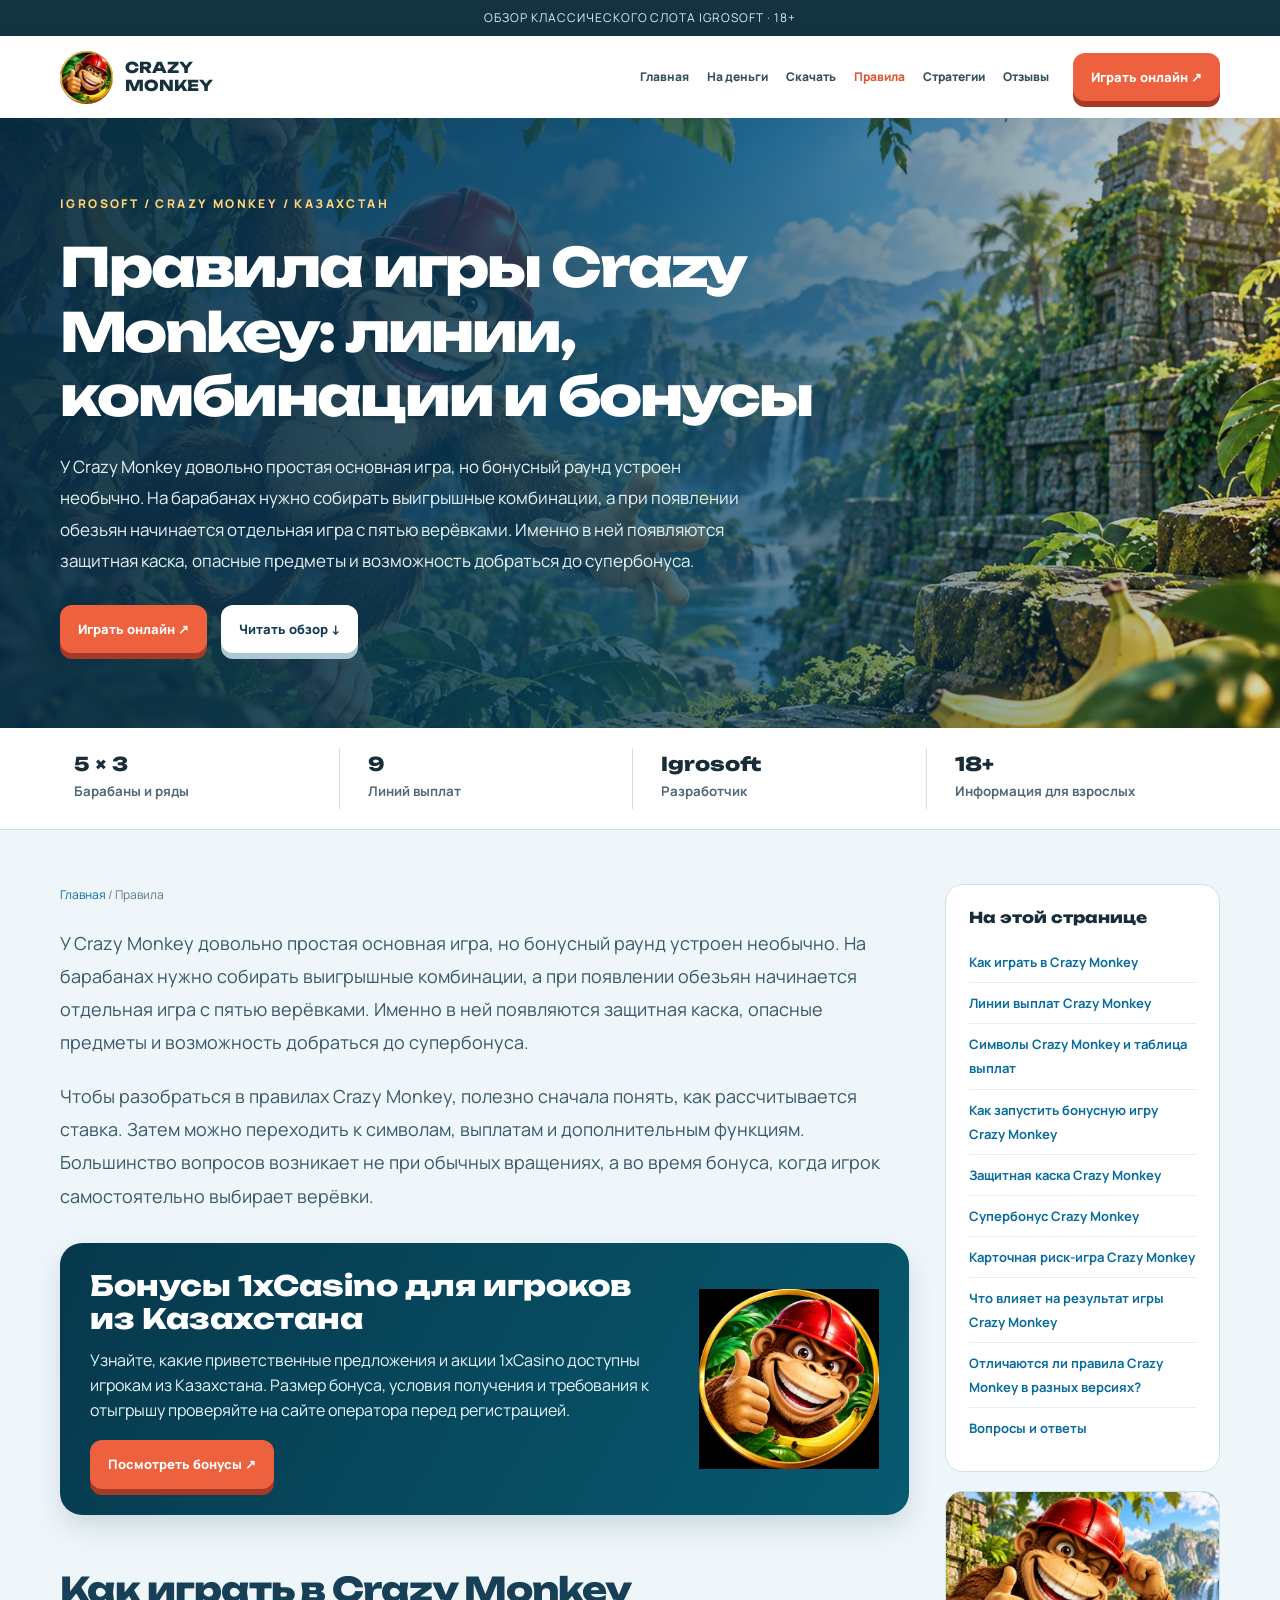
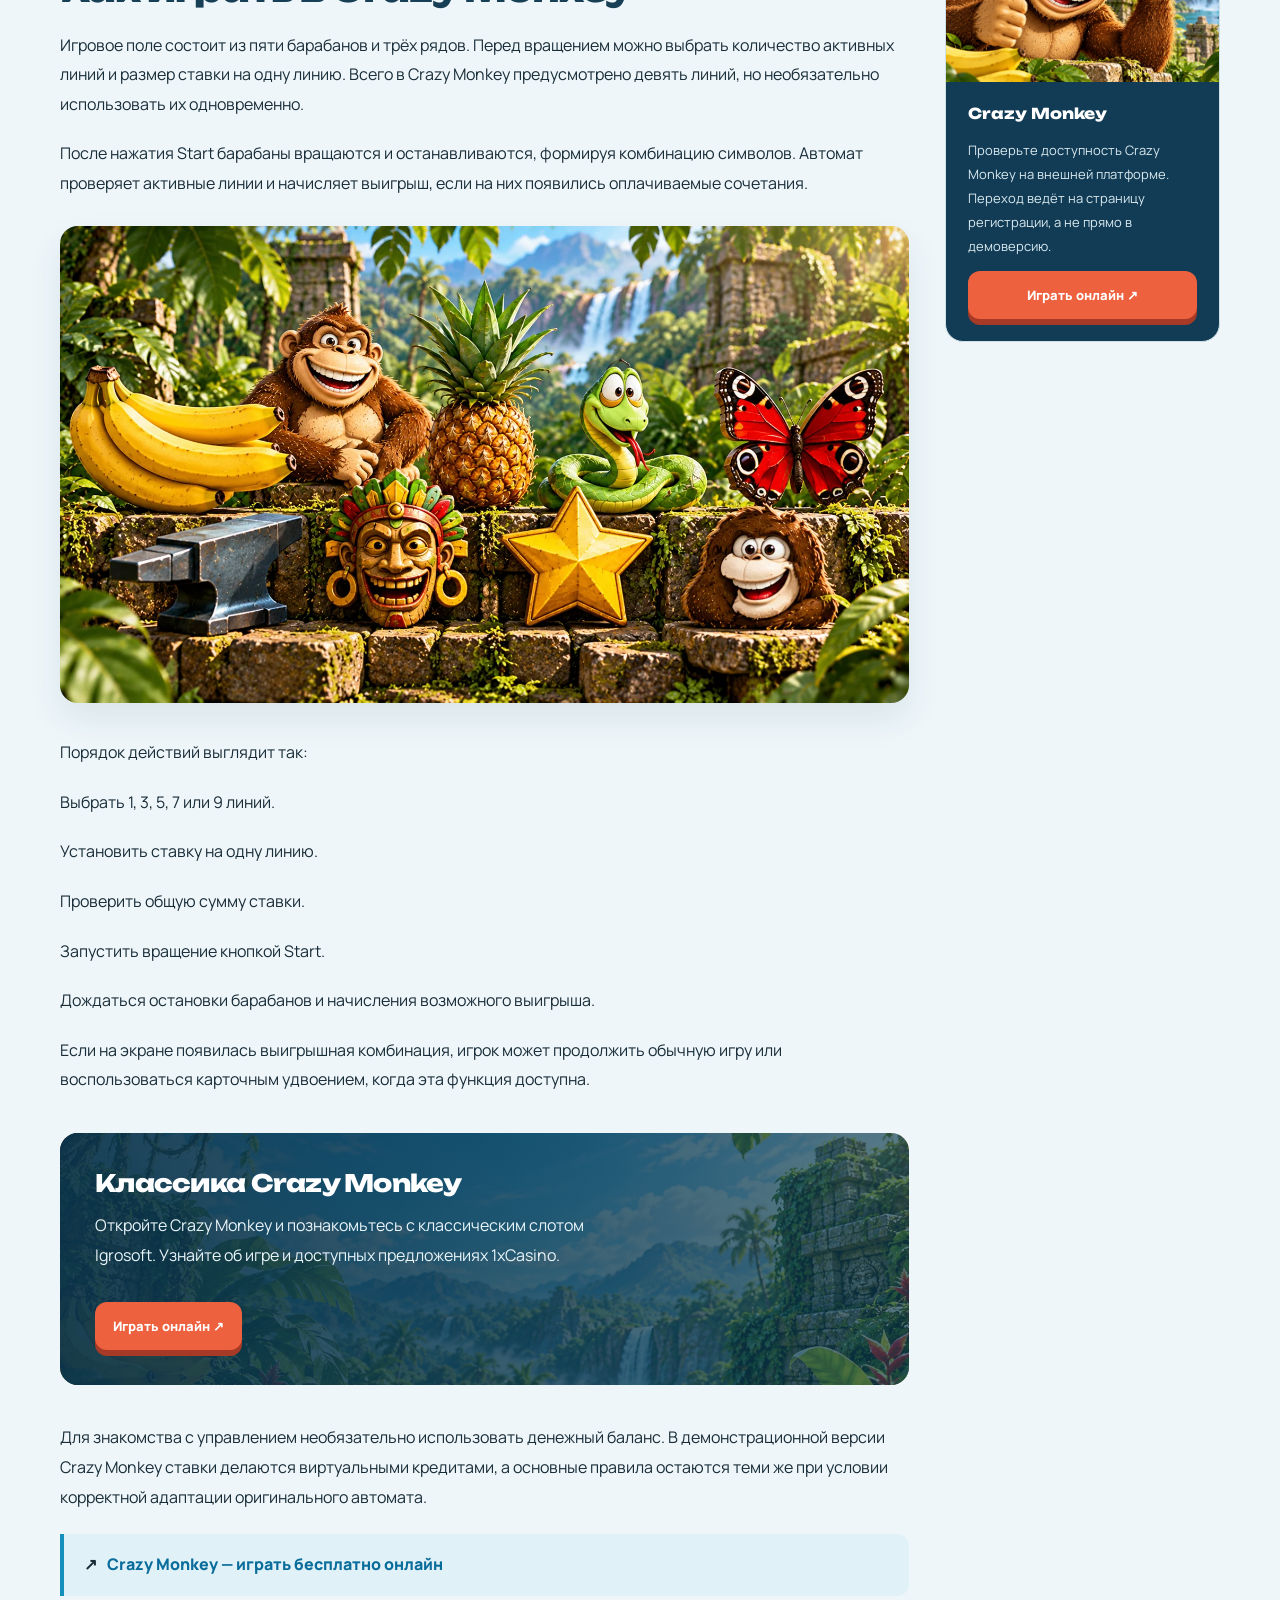
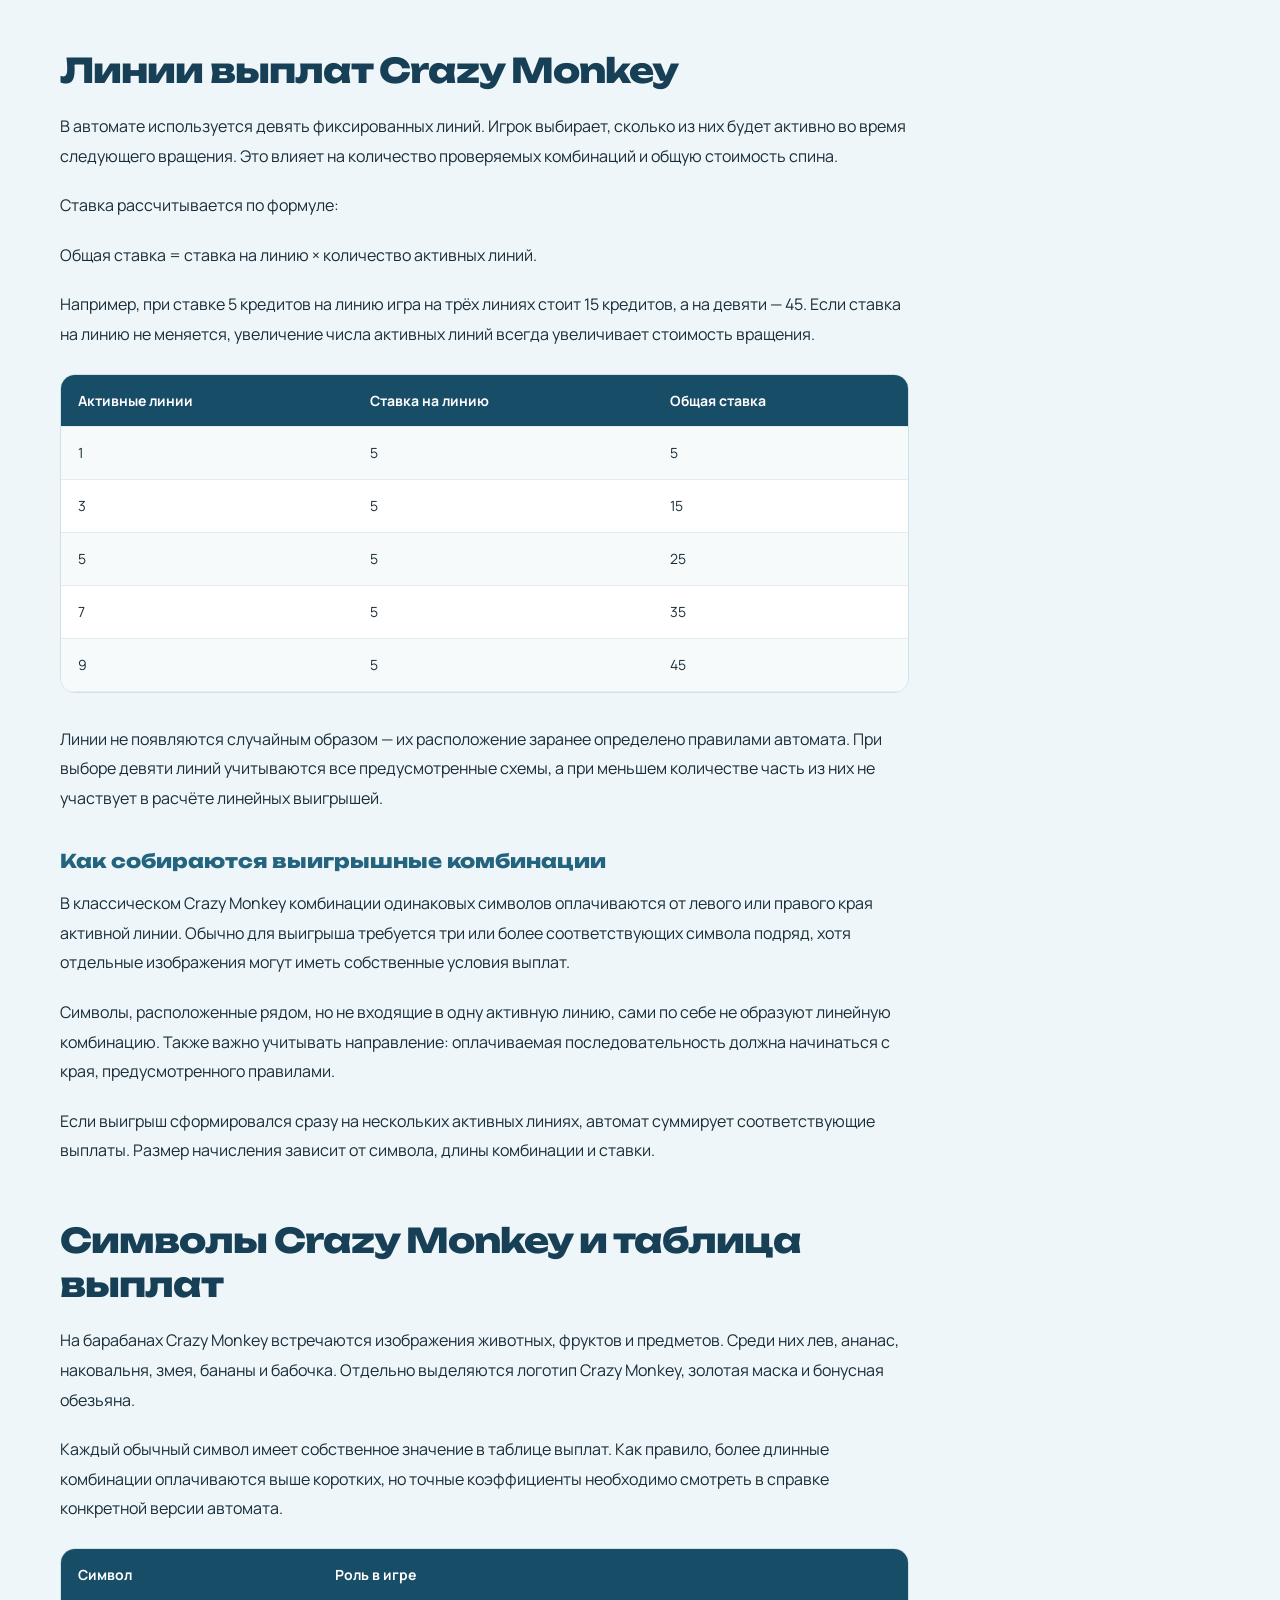
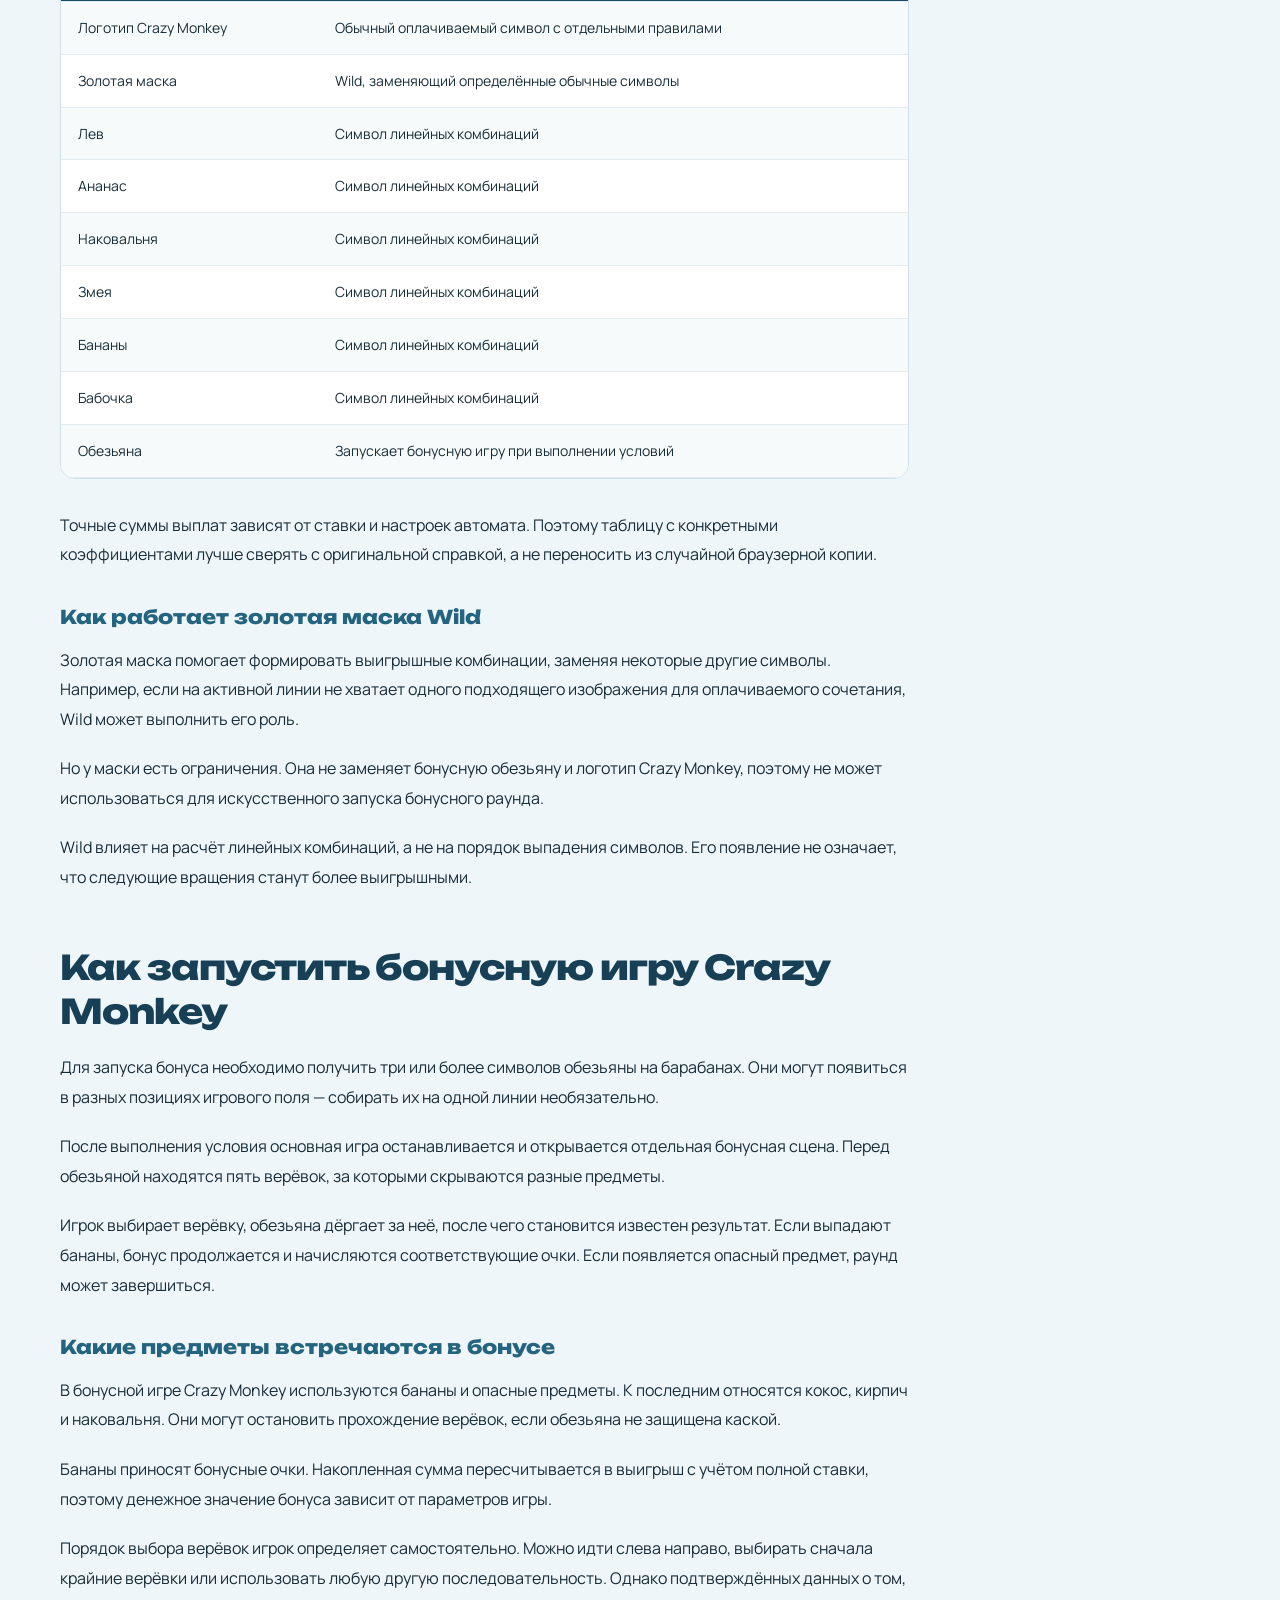
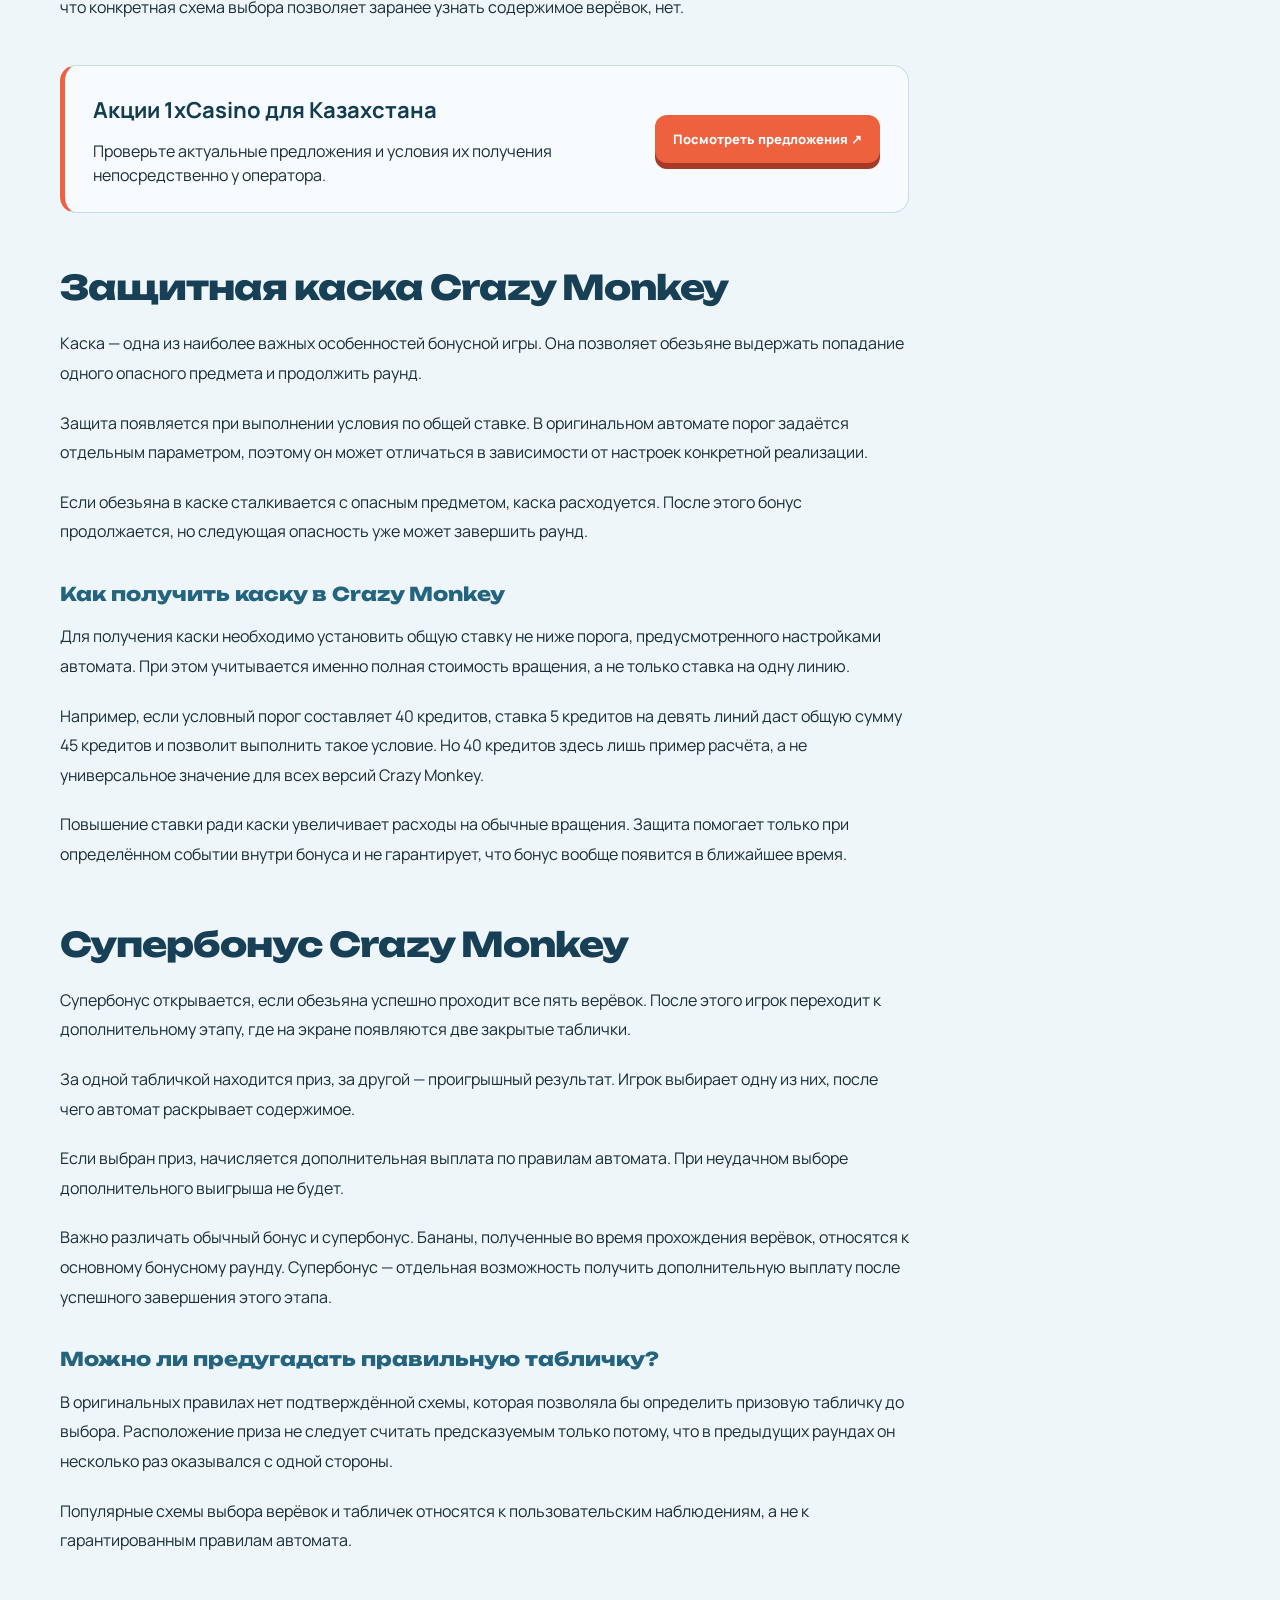
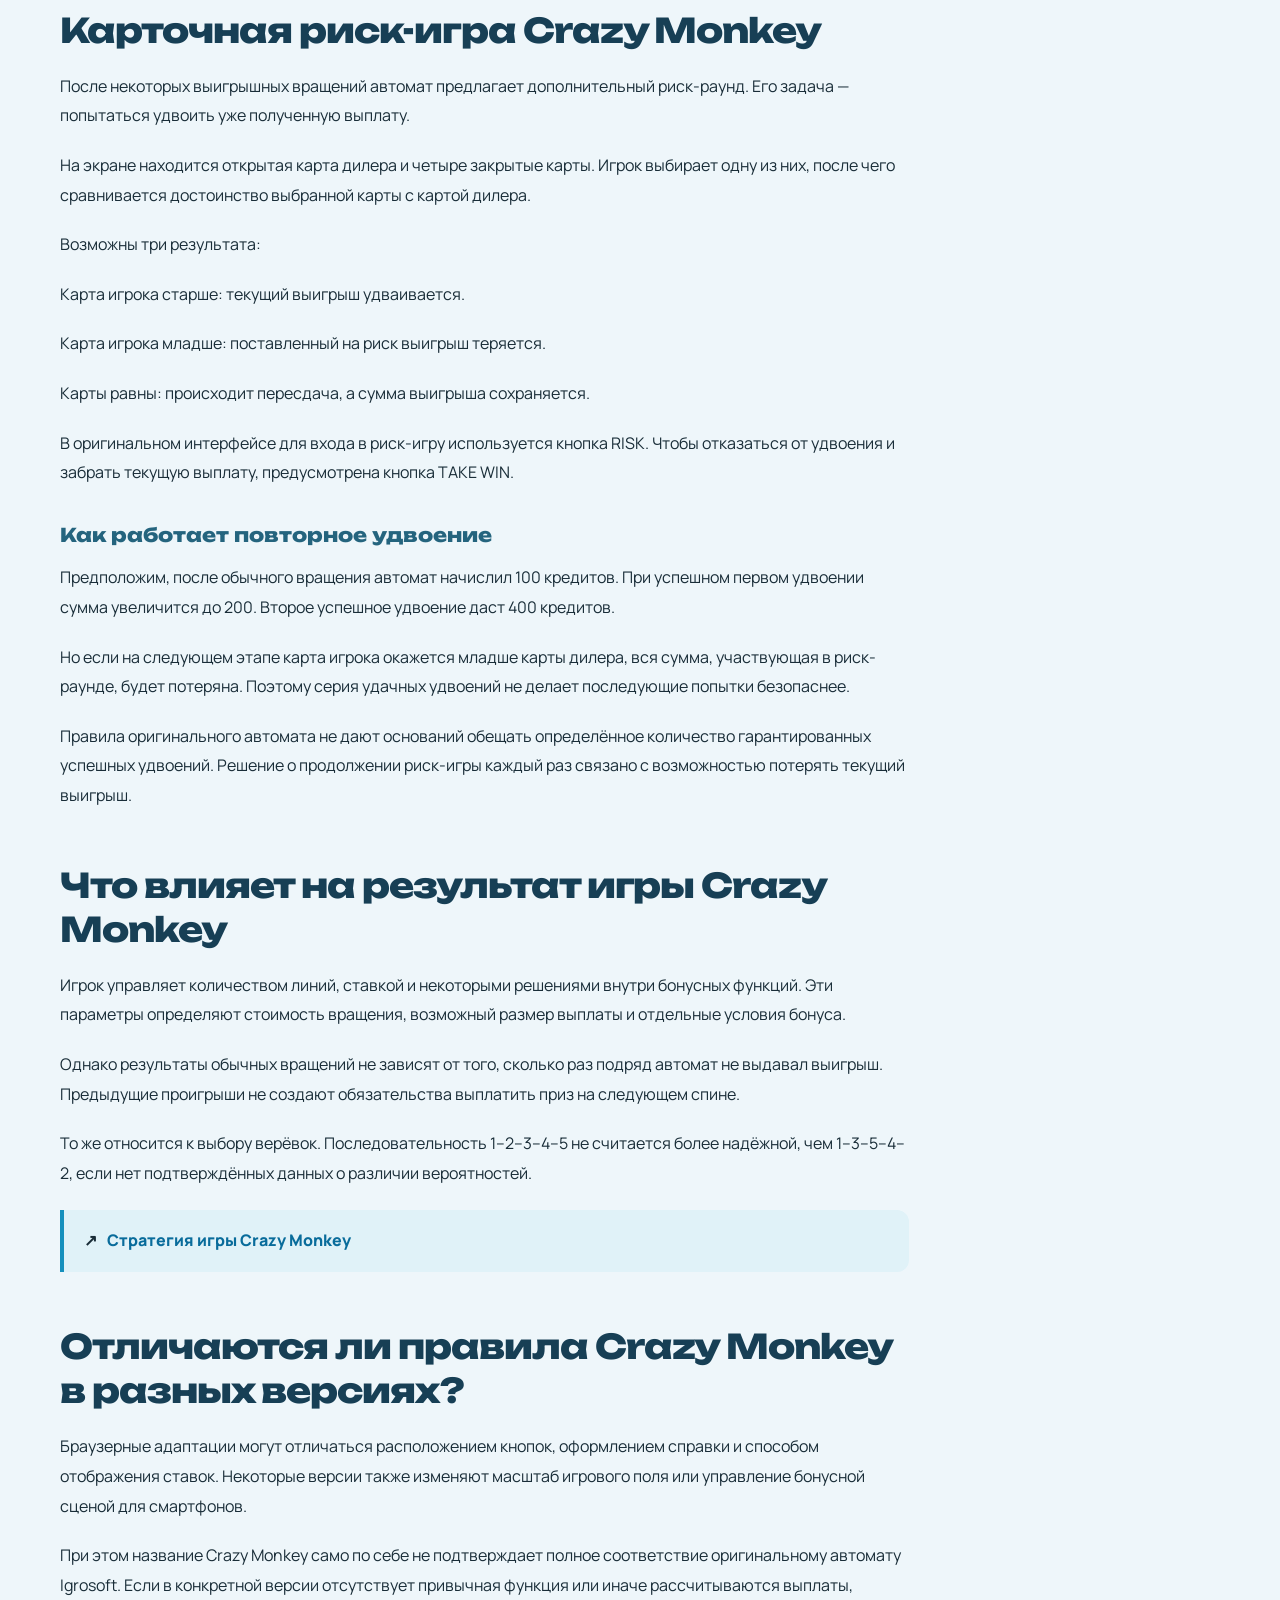
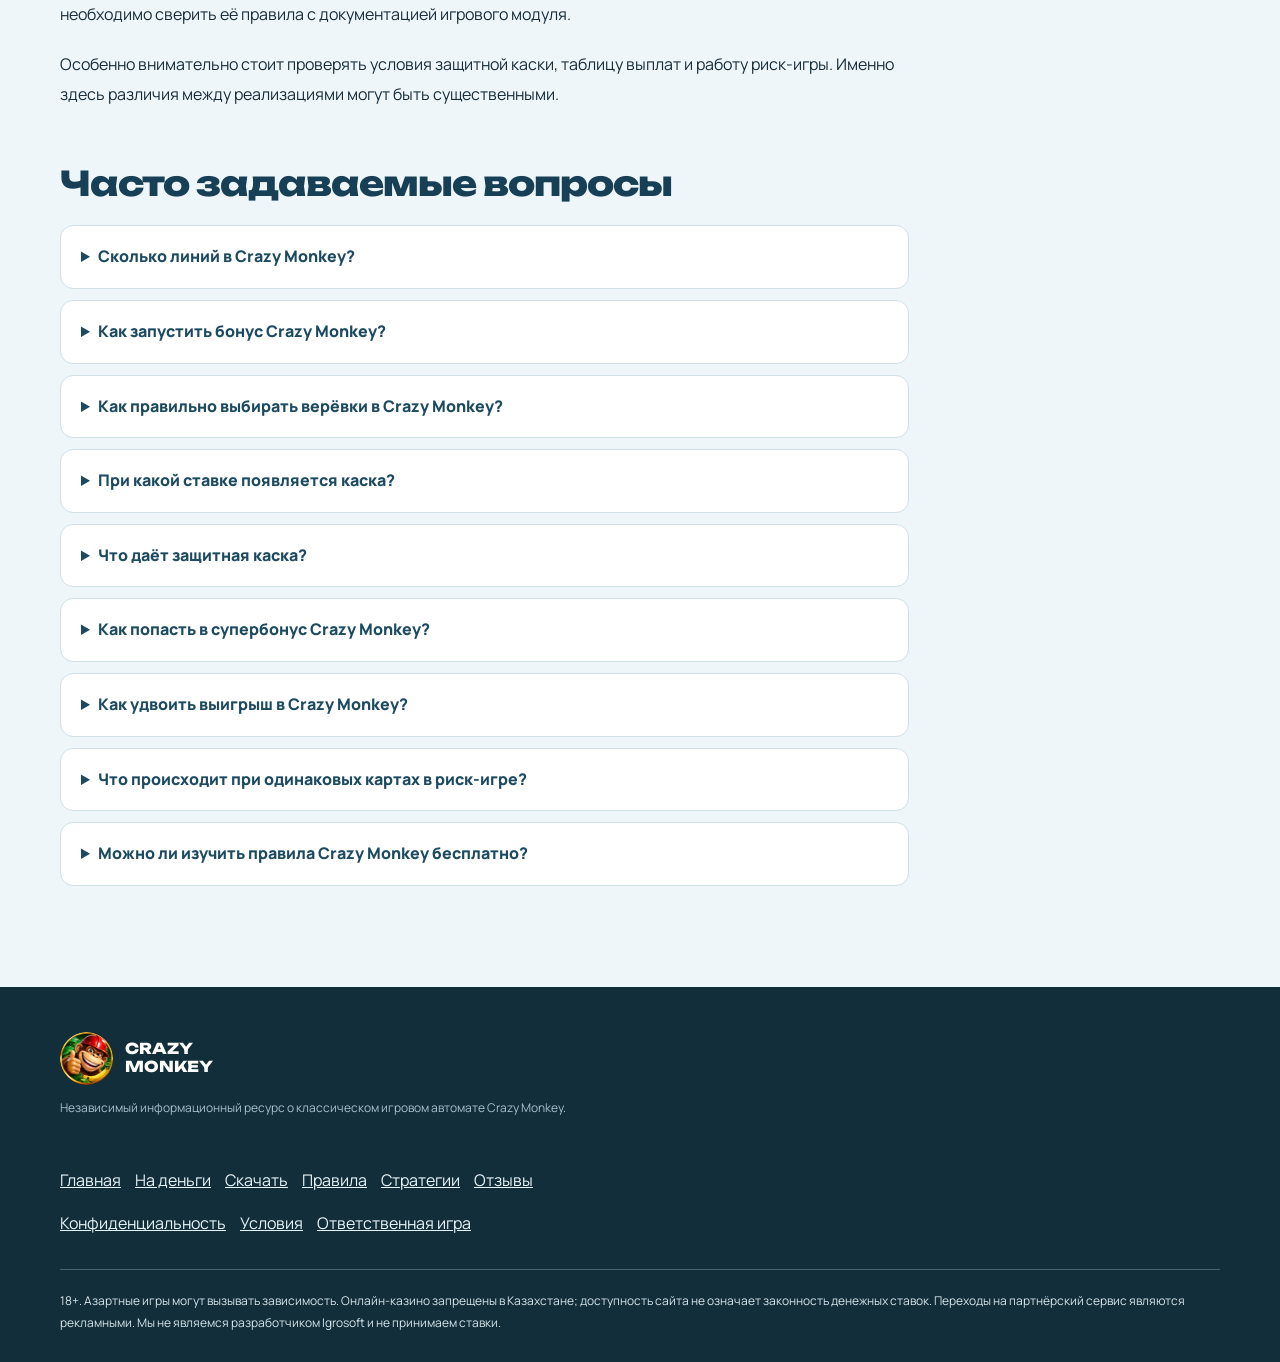
<file: pravila/index.html>
<!DOCTYPE html>

<html lang="ru-KZ"><head><meta charset="utf-8"/><meta content="width=device-width,initial-scale=1" name="viewport"/><title>Правила Игры Crazy Monkey — Линии, Бонусы и Выплаты</title><meta content="Правила игры Crazy Monkey от Igrosoft: как работают 9 линий, бонус с обезьяной, защитная каска, супербонус и карточное удвоение. Разбираем механику слота." name="description"/><meta content="Wdlxi5m40RlZgPPE9A_rLJYuGJonHqpvLXz26h_4JN4" name="google-site-verification"/><meta content="index,follow,max-image-preview:large" name="robots"/><link href="https://slotcrazymonkey.com/pravila/" rel="canonical"/><link href="/favicon.png" rel="icon" type="image/png"/><link as="image" href="/assets/hero.webp" rel="preload"/><link href="/assets/style.css" rel="stylesheet"/><meta content="website" property="og:type"/><meta content="ru_KZ" property="og:locale"/><meta content="Правила Игры Crazy Monkey — Линии, Бонусы и Выплаты" property="og:title"/><meta content="Правила игры Crazy Monkey от Igrosoft: как работают 9 линий, бонус с обезьяной, защитная каска, супербонус и карточное удвоение. Разбираем механику слота." property="og:description"/><meta content="https://slotcrazymonkey.com/pravila/" property="og:url"/><meta content="https://slotcrazymonkey.com/assets/hero.webp" property="og:image"/><meta content="summary_large_image" name="twitter:card"/><script type="application/ld+json">{"@context": "https://schema.org", "@graph": [{"@type": "WebSite", "@id": "https://slotcrazymonkey.com/#website", "url": "https://slotcrazymonkey.com/", "name": "Crazy Monkey — игровой автомат Igrosoft", "inLanguage": "ru-KZ"}, {"@type": "WebPage", "@id": "https://slotcrazymonkey.com/pravila/#webpage", "url": "https://slotcrazymonkey.com/pravila/", "name": "Правила Игры Crazy Monkey — Линии, Бонусы и Выплаты", "description": "Правила игры Crazy Monkey от Igrosoft: как работают 9 линий, бонус с обезьяной, защитная каска, супербонус и карточное удвоение. Разбираем механику слота.", "inLanguage": "ru-KZ", "isPartOf": {"@id": "https://slotcrazymonkey.com/#website"}, "primaryImageOfPage": {"@type": "ImageObject", "url": "https://slotcrazymonkey.com/assets/hero.webp"}}, {"@type": "BreadcrumbList", "itemListElement": [{"@type": "ListItem", "position": 1, "name": "Главная", "item": "https://slotcrazymonkey.com/"}, {"@type": "ListItem", "position": 2, "name": "Правила", "item": "https://slotcrazymonkey.com/pravila/"}]}]}</script></head><body><div class="topbar">ОБЗОР КЛАССИЧЕСКОГО СЛОТА IGROSOFT · 18+</div><header class="header"><div class="container head"><a class="brand" href="/"><img alt="Crazy Monkey" height="53" src="/assets/favicon.webp" width="53"/><span>CRAZY<br/>MONKEY</span></a><nav aria-label="Основная навигация" class="nav"><a class="" href="/">Главная</a><a class="" href="/na-dengi/">На деньги</a><a class="" href="/skachat/">Скачать</a><a class="active" href="/pravila/">Правила</a><a class="" href="/strategiya/">Стратегии</a><a class="" href="/otzyvy/">Отзывы</a></nav><a class="headcta" href="/go/" rel="nofollow sponsored">Играть онлайн ↗</a></div></header><main><section class="hero"><div class="container"><div class="eyebrow">Igrosoft / Crazy Monkey / Казахстан</div><h1>Правила игры Crazy Monkey: линии, комбинации и бонусы</h1><p>У Crazy Monkey довольно простая основная игра, но бонусный раунд устроен необычно. На барабанах нужно собирать выигрышные комбинации, а при появлении обезьян начинается отдельная игра с пятью верёвками. Именно в ней появляются защитная каска, опасные предметы и возможность добраться до супербонуса.</p><div class="hero-actions"><a class="btn" href="/go/" rel="nofollow sponsored">Играть онлайн ↗</a><a class="btn secondary" href="#article">Читать обзор ↓</a></div></div></section><div class="info-strip"><div class="container strip"><div class="stat"><strong>5 × 3</strong><small>Барабаны и ряды</small></div><div class="stat"><strong>9</strong><small>Линий выплат</small></div><div class="stat"><strong>Igrosoft</strong><small>Разработчик</small></div><div class="stat"><strong>18+</strong><small>Информация для взрослых</small></div></div></div><div class="container layout" id="article"><article class="article"><div class="breadcrumbs"><a href="/">Главная</a> / Правила</div><p class="intro">У Crazy Monkey довольно простая основная игра, но бонусный раунд устроен необычно. На барабанах нужно собирать выигрышные комбинации, а при появлении обезьян начинается отдельная игра с пятью верёвками. Именно в ней появляются защитная каска, опасные предметы и возможность добраться до супербонуса.</p><p class="intro">Чтобы разобраться в правилах Crazy Monkey, полезно сначала понять, как рассчитывается ставка. Затем можно переходить к символам, выплатам и дополнительным функциям. Большинство вопросов возникает не при обычных вращениях, а во время бонуса, когда игрок самостоятельно выбирает верёвки.</p><div aria-label="Переход к Crazy Monkey" class="conversion-panel" role="region"><div><h3>Бонусы 1xCasino для игроков из Казахстана</h3><p>Узнайте, какие приветственные предложения и акции 1xCasino доступны игрокам из Казахстана. Размер бонуса, условия получения и требования к отыгрышу проверяйте на сайте оператора перед регистрацией.</p><a aria-label="Играть онлайн на внешней платформе" class="btn" href="/go/" rel="nofollow sponsored">Посмотреть бонусы ↗</a></div><img alt="Crazy Monkey — обезьяна в красной каске" decoding="async" height="180" loading="lazy" src="/assets/favicon.webp" width="180"/></div><section id="как-играть-в-crazy-monkey"><h2>Как играть в Crazy Monkey</h2><p class="">Игровое поле состоит из пяти барабанов и трёх рядов. Перед вращением можно выбрать количество активных линий и размер ставки на одну линию. Всего в Crazy Monkey предусмотрено девять линий, но необязательно использовать их одновременно.</p><p class="">После нажатия Start барабаны вращаются и останавливаются, формируя комбинацию символов. Автомат проверяет активные линии и начисляет выигрыш, если на них появились оплачиваемые сочетания.</p><figure class="feature-image"><img alt="Иллюстрация Crazy Monkey: Правила" height="900" loading="lazy" src="/assets/symbols.webp" width="1500"/></figure><p class="">Порядок действий выглядит так:</p><p class="">Выбрать 1, 3, 5, 7 или 9 линий.</p><p class="">Установить ставку на одну линию.</p><p class="">Проверить общую сумму ставки.</p><p class="">Запустить вращение кнопкой Start.</p><p class="">Дождаться остановки барабанов и начисления возможного выигрыша.</p><p class="">Если на экране появилась выигрышная комбинация, игрок может продолжить обычную игру или воспользоваться карточным удвоением, когда эта функция доступна.</p><div class="visual-cta"><h2>Классика Crazy Monkey</h2><p>Откройте Crazy Monkey и познакомьтесь с классическим слотом Igrosoft. Узнайте об игре и доступных предложениях 1xCasino.</p><a class="btn" href="/go/" rel="nofollow sponsored">Играть онлайн ↗</a></div><p class="">Для знакомства с управлением необязательно использовать денежный баланс. В демонстрационной версии Crazy Monkey ставки делаются виртуальными кредитами, а основные правила остаются теми же при условии корректной адаптации оригинального автомата.</p><div class="crosslink">↗ <a href="/">Crazy Monkey — играть бесплатно онлайн</a></div></section><section id="линии-выплат-crazy-monkey"><h2>Линии выплат Crazy Monkey</h2><p class="">В автомате используется девять фиксированных линий. Игрок выбирает, сколько из них будет активно во время следующего вращения. Это влияет на количество проверяемых комбинаций и общую стоимость спина.</p><p class="">Ставка рассчитывается по формуле:</p><p class="">Общая ставка = ставка на линию × количество активных линий.</p><p class="">Например, при ставке 5 кредитов на линию игра на трёх линиях стоит 15 кредитов, а на девяти — 45. Если ставка на линию не меняется, увеличение числа активных линий всегда увеличивает стоимость вращения.</p><div class="table-scroll"><table class="data-table"><tr><th>Активные линии</th><th>Ставка на линию</th><th>Общая ставка</th></tr><tr><td>1</td><td>5</td><td>5</td></tr><tr><td>3</td><td>5</td><td>15</td></tr><tr><td>5</td><td>5</td><td>25</td></tr><tr><td>7</td><td>5</td><td>35</td></tr><tr><td>9</td><td>5</td><td>45</td></tr></table></div><p class="">Линии не появляются случайным образом — их расположение заранее определено правилами автомата. При выборе девяти линий учитываются все предусмотренные схемы, а при меньшем количестве часть из них не участвует в расчёте линейных выигрышей.</p><h3>Как собираются выигрышные комбинации</h3><p class="">В классическом Crazy Monkey комбинации одинаковых символов оплачиваются от левого или правого края активной линии. Обычно для выигрыша требуется три или более соответствующих символа подряд, хотя отдельные изображения могут иметь собственные условия выплат.</p><p class="">Символы, расположенные рядом, но не входящие в одну активную линию, сами по себе не образуют линейную комбинацию. Также важно учитывать направление: оплачиваемая последовательность должна начинаться с края, предусмотренного правилами.</p><p class="">Если выигрыш сформировался сразу на нескольких активных линиях, автомат суммирует соответствующие выплаты. Размер начисления зависит от символа, длины комбинации и ставки.</p></section><section id="символы-crazy-monkey-и-таблица-выплат"><h2>Символы Crazy Monkey и таблица выплат</h2><p class="">На барабанах Crazy Monkey встречаются изображения животных, фруктов и предметов. Среди них лев, ананас, наковальня, змея, бананы и бабочка. Отдельно выделяются логотип Crazy Monkey, золотая маска и бонусная обезьяна.</p><p class="">Каждый обычный символ имеет собственное значение в таблице выплат. Как правило, более длинные комбинации оплачиваются выше коротких, но точные коэффициенты необходимо смотреть в справке конкретной версии автомата.</p><div class="table-scroll"><table class="data-table"><tr><th>Символ</th><th>Роль в игре</th></tr><tr><td>Логотип Crazy Monkey</td><td>Обычный оплачиваемый символ с отдельными правилами</td></tr><tr><td>Золотая маска</td><td>Wild, заменяющий определённые обычные символы</td></tr><tr><td>Лев</td><td>Символ линейных комбинаций</td></tr><tr><td>Ананас</td><td>Символ линейных комбинаций</td></tr><tr><td>Наковальня</td><td>Символ линейных комбинаций</td></tr><tr><td>Змея</td><td>Символ линейных комбинаций</td></tr><tr><td>Бананы</td><td>Символ линейных комбинаций</td></tr><tr><td>Бабочка</td><td>Символ линейных комбинаций</td></tr><tr><td>Обезьяна</td><td>Запускает бонусную игру при выполнении условий</td></tr></table></div><p class="">Точные суммы выплат зависят от ставки и настроек автомата. Поэтому таблицу с конкретными коэффициентами лучше сверять с оригинальной справкой, а не переносить из случайной браузерной копии.</p><h3>Как работает золотая маска Wild</h3><p class="">Золотая маска помогает формировать выигрышные комбинации, заменяя некоторые другие символы. Например, если на активной линии не хватает одного подходящего изображения для оплачиваемого сочетания, Wild может выполнить его роль.</p><p class="">Но у маски есть ограничения. Она не заменяет бонусную обезьяну и логотип Crazy Monkey, поэтому не может использоваться для искусственного запуска бонусного раунда.</p><p class="">Wild влияет на расчёт линейных комбинаций, а не на порядок выпадения символов. Его появление не означает, что следующие вращения станут более выигрышными.</p></section><section id="как-запустить-бонусную-игру-crazy-monkey"><h2>Как запустить бонусную игру Crazy Monkey</h2><p class="">Для запуска бонуса необходимо получить три или более символов обезьяны на барабанах. Они могут появиться в разных позициях игрового поля — собирать их на одной линии необязательно.</p><p class="">После выполнения условия основная игра останавливается и открывается отдельная бонусная сцена. Перед обезьяной находятся пять верёвок, за которыми скрываются разные предметы.</p><p class="">Игрок выбирает верёвку, обезьяна дёргает за неё, после чего становится известен результат. Если выпадают бананы, бонус продолжается и начисляются соответствующие очки. Если появляется опасный предмет, раунд может завершиться.</p><h3>Какие предметы встречаются в бонусе</h3><p class="">В бонусной игре Crazy Monkey используются бананы и опасные предметы. К последним относятся кокос, кирпич и наковальня. Они могут остановить прохождение верёвок, если обезьяна не защищена каской.</p><p class="">Бананы приносят бонусные очки. Накопленная сумма пересчитывается в выигрыш с учётом полной ставки, поэтому денежное значение бонуса зависит от параметров игры.</p><p class="">Порядок выбора верёвок игрок определяет самостоятельно. Можно идти слева направо, выбирать сначала крайние верёвки или использовать любую другую последовательность. Однако подтверждённых данных о том, что конкретная схема выбора позволяет заранее узнать содержимое верёвок, нет.</p></section><section id="защитная-каска-crazy-monkey"><section class="bonus-inline"><div><strong>Акции 1xCasino для Казахстана</strong><p>Проверьте актуальные предложения и условия их получения непосредственно у оператора.</p></div><a class="btn" href="/go/" rel="nofollow sponsored">Посмотреть предложения ↗</a></section><h2>Защитная каска Crazy Monkey</h2><p class="">Каска — одна из наиболее важных особенностей бонусной игры. Она позволяет обезьяне выдержать попадание одного опасного предмета и продолжить раунд.</p><p class="">Защита появляется при выполнении условия по общей ставке. В оригинальном автомате порог задаётся отдельным параметром, поэтому он может отличаться в зависимости от настроек конкретной реализации.</p><p class="">Если обезьяна в каске сталкивается с опасным предметом, каска расходуется. После этого бонус продолжается, но следующая опасность уже может завершить раунд.</p><h3>Как получить каску в Crazy Monkey</h3><p class="">Для получения каски необходимо установить общую ставку не ниже порога, предусмотренного настройками автомата. При этом учитывается именно полная стоимость вращения, а не только ставка на одну линию.</p><p class="">Например, если условный порог составляет 40 кредитов, ставка 5 кредитов на девять линий даст общую сумму 45 кредитов и позволит выполнить такое условие. Но 40 кредитов здесь лишь пример расчёта, а не универсальное значение для всех версий Crazy Monkey.</p><p class="">Повышение ставки ради каски увеличивает расходы на обычные вращения. Защита помогает только при определённом событии внутри бонуса и не гарантирует, что бонус вообще появится в ближайшее время.</p></section><section id="супербонус-crazy-monkey"><h2>Супербонус Crazy Monkey</h2><p class="">Супербонус открывается, если обезьяна успешно проходит все пять верёвок. После этого игрок переходит к дополнительному этапу, где на экране появляются две закрытые таблички.</p><p class="">За одной табличкой находится приз, за другой — проигрышный результат. Игрок выбирает одну из них, после чего автомат раскрывает содержимое.</p><p class="">Если выбран приз, начисляется дополнительная выплата по правилам автомата. При неудачном выборе дополнительного выигрыша не будет.</p><p class="">Важно различать обычный бонус и супербонус. Бананы, полученные во время прохождения верёвок, относятся к основному бонусному раунду. Супербонус — отдельная возможность получить дополнительную выплату после успешного завершения этого этапа.</p><h3>Можно ли предугадать правильную табличку?</h3><p class="">В оригинальных правилах нет подтверждённой схемы, которая позволяла бы определить призовую табличку до выбора. Расположение приза не следует считать предсказуемым только потому, что в предыдущих раундах он несколько раз оказывался с одной стороны.</p><p class="">Популярные схемы выбора верёвок и табличек относятся к пользовательским наблюдениям, а не к гарантированным правилам автомата.</p></section><section id="карточная-риск-игра-crazy-monkey"><h2>Карточная риск-игра Crazy Monkey</h2><p class="">После некоторых выигрышных вращений автомат предлагает дополнительный риск-раунд. Его задача — попытаться удвоить уже полученную выплату.</p><p class="">На экране находится открытая карта дилера и четыре закрытые карты. Игрок выбирает одну из них, после чего сравнивается достоинство выбранной карты с картой дилера.</p><p class="">Возможны три результата:</p><p class="">Карта игрока старше: текущий выигрыш удваивается.</p><p class="">Карта игрока младше: поставленный на риск выигрыш теряется.</p><p class="">Карты равны: происходит пересдача, а сумма выигрыша сохраняется.</p><p class="">В оригинальном интерфейсе для входа в риск-игру используется кнопка RISK. Чтобы отказаться от удвоения и забрать текущую выплату, предусмотрена кнопка TAKE WIN.</p><h3>Как работает повторное удвоение</h3><p class="">Предположим, после обычного вращения автомат начислил 100 кредитов. При успешном первом удвоении сумма увеличится до 200. Второе успешное удвоение даст 400 кредитов.</p><p class="">Но если на следующем этапе карта игрока окажется младше карты дилера, вся сумма, участвующая в риск-раунде, будет потеряна. Поэтому серия удачных удвоений не делает последующие попытки безопаснее.</p><p class="">Правила оригинального автомата не дают оснований обещать определённое количество гарантированных успешных удвоений. Решение о продолжении риск-игры каждый раз связано с возможностью потерять текущий выигрыш.</p></section><section id="что-влияет-на-результат-игры-crazy-monkey"><h2>Что влияет на результат игры Crazy Monkey</h2><p class="">Игрок управляет количеством линий, ставкой и некоторыми решениями внутри бонусных функций. Эти параметры определяют стоимость вращения, возможный размер выплаты и отдельные условия бонуса.</p><p class="">Однако результаты обычных вращений не зависят от того, сколько раз подряд автомат не выдавал выигрыш. Предыдущие проигрыши не создают обязательства выплатить приз на следующем спине.</p><p class="">То же относится к выбору верёвок. Последовательность 1–2–3–4–5 не считается более надёжной, чем 1–3–5–4–2, если нет подтверждённых данных о различии вероятностей.</p><div class="crosslink">↗ <a href="/strategiya/">Стратегия игры Crazy Monkey</a></div></section><section id="отличаются-ли-правила-crazy-monkey-в-разных-версиях"><h2>Отличаются ли правила Crazy Monkey в разных версиях?</h2><p class="">Браузерные адаптации могут отличаться расположением кнопок, оформлением справки и способом отображения ставок. Некоторые версии также изменяют масштаб игрового поля или управление бонусной сценой для смартфонов.</p><p class="">При этом название Crazy Monkey само по себе не подтверждает полное соответствие оригинальному автомату Igrosoft. Если в конкретной версии отсутствует привычная функция или иначе рассчитываются выплаты, необходимо сверить её правила с документацией игрового модуля.</p><p class="">Особенно внимательно стоит проверять условия защитной каски, таблицу выплат и работу риск-игры. Именно здесь различия между реализациями могут быть существенными.</p></section><section class="faq" id="faq"><h2>Часто задаваемые вопросы</h2><details><summary>Сколько линий в Crazy Monkey?</summary><p>В оригинальном Crazy Monkey девять линий выплат. Игрок может включить 1, 3, 5, 7 или 9 линий перед вращением барабанов.</p></details><details><summary>Как запустить бонус Crazy Monkey?</summary><p>Необходимо получить три или более символов обезьяны на игровом поле. После этого открывается бонусная игра с пятью верёвками.</p></details><details><summary>Как правильно выбирать верёвки в Crazy Monkey?</summary><p>Верёвки можно выбирать в любом порядке. Подтверждённой последовательности, которая гарантирует бананы или прохождение всех пяти верёвок, нет.</p></details><details><summary>При какой ставке появляется каска?</summary><p>Порог общей ставки задаётся настройками конкретного автомата. Единого обязательного значения для всех версий Crazy Monkey не существует.</p></details><details><summary>Что даёт защитная каска?</summary><p>Каска позволяет обезьяне пережить попадание одного опасного предмета в бонусном раунде. После этого защита исчезает.</p></details><details><summary>Как попасть в супербонус Crazy Monkey?</summary><p>Нужно успешно пройти все пять верёвок в бонусной игре. Затем открывается этап с выбором одной из двух закрытых табличек.</p></details><details><summary>Как удвоить выигрыш в Crazy Monkey?</summary><p>После подходящего выигрышного вращения можно перейти в карточную риск-игру. Если выбранная карта старше карты дилера, выигрыш удваивается; если младше — теряется.</p></details><details><summary>Что происходит при одинаковых картах в риск-игре?</summary><p>При равенстве достоинств карт в оригинальном Crazy Monkey происходит пересдача без изменения суммы выигрыша.</p></details><details><summary>Можно ли изучить правила Crazy Monkey бесплатно?</summary><p>Да. При наличии совместимой демонстрационной версии можно ознакомиться с управлением, линиями и бонусными функциями без денежных ставок. Виртуальные выигрыши при этом не имеют денежной стоимости.</p></details></section></article><aside class="aside"><div class="aside-box toc"><h2>На этой странице</h2><a href="#как-играть-в-crazy-monkey">Как играть в Crazy Monkey</a><a href="#линии-выплат-crazy-monkey">Линии выплат Crazy Monkey</a><a href="#символы-crazy-monkey-и-таблица-выплат">Символы Crazy Monkey и таблица выплат</a><a href="#как-запустить-бонусную-игру-crazy-monkey">Как запустить бонусную игру Crazy Monkey</a><a href="#защитная-каска-crazy-monkey">Защитная каска Crazy Monkey</a><a href="#супербонус-crazy-monkey">Супербонус Crazy Monkey</a><a href="#карточная-риск-игра-crazy-monkey">Карточная риск-игра Crazy Monkey</a><a href="#что-влияет-на-результат-игры-crazy-monkey">Что влияет на результат игры Crazy Monkey</a><a href="#отличаются-ли-правила-crazy-monkey-в-разных-версиях">Отличаются ли правила Crazy Monkey в разных версиях?</a><a href="#faq">Вопросы и ответы</a></div><div class="aside-box aside-promo"><img alt="Обезьяна Crazy Monkey в красной каске" height="360" loading="lazy" src="/assets/monkey.webp" width="500"/><div class="inside"><h2>Crazy Monkey</h2><p>Проверьте доступность Crazy Monkey на внешней платформе. Переход ведёт на страницу регистрации, а не прямо в демоверсию.</p><a class="btn" href="/go/" rel="nofollow sponsored">Играть онлайн ↗</a></div></div></aside></div></main><footer class="footer"><div class="container"><div class="footer-grid"><div><a class="brand" href="/"><img alt="Crazy Monkey" height="53" src="/assets/favicon.webp" width="53"/><span>CRAZY<br/>MONKEY</span></a><p>Независимый информационный ресурс о классическом игровом автомате Crazy Monkey.</p></div><nav><a class="" href="/">Главная</a><a class="" href="/na-dengi/">На деньги</a><a class="" href="/skachat/">Скачать</a><a class="active" href="/pravila/">Правила</a><a class="" href="/strategiya/">Стратегии</a><a class="" href="/otzyvy/">Отзывы</a><a href="/privacy/">Конфиденциальность</a><a href="/terms/">Условия</a><a href="/responsible-gaming/">Ответственная игра</a></nav></div><div class="legal">18+. Азартные игры могут вызывать зависимость. Онлайн-казино запрещены в Казахстане; доступность сайта не означает законность денежных ставок. Переходы на партнёрский сервис являются рекламными. Мы не являемся разработчиком Igrosoft и не принимаем ставки.</div></div></footer></body></html>
</file>
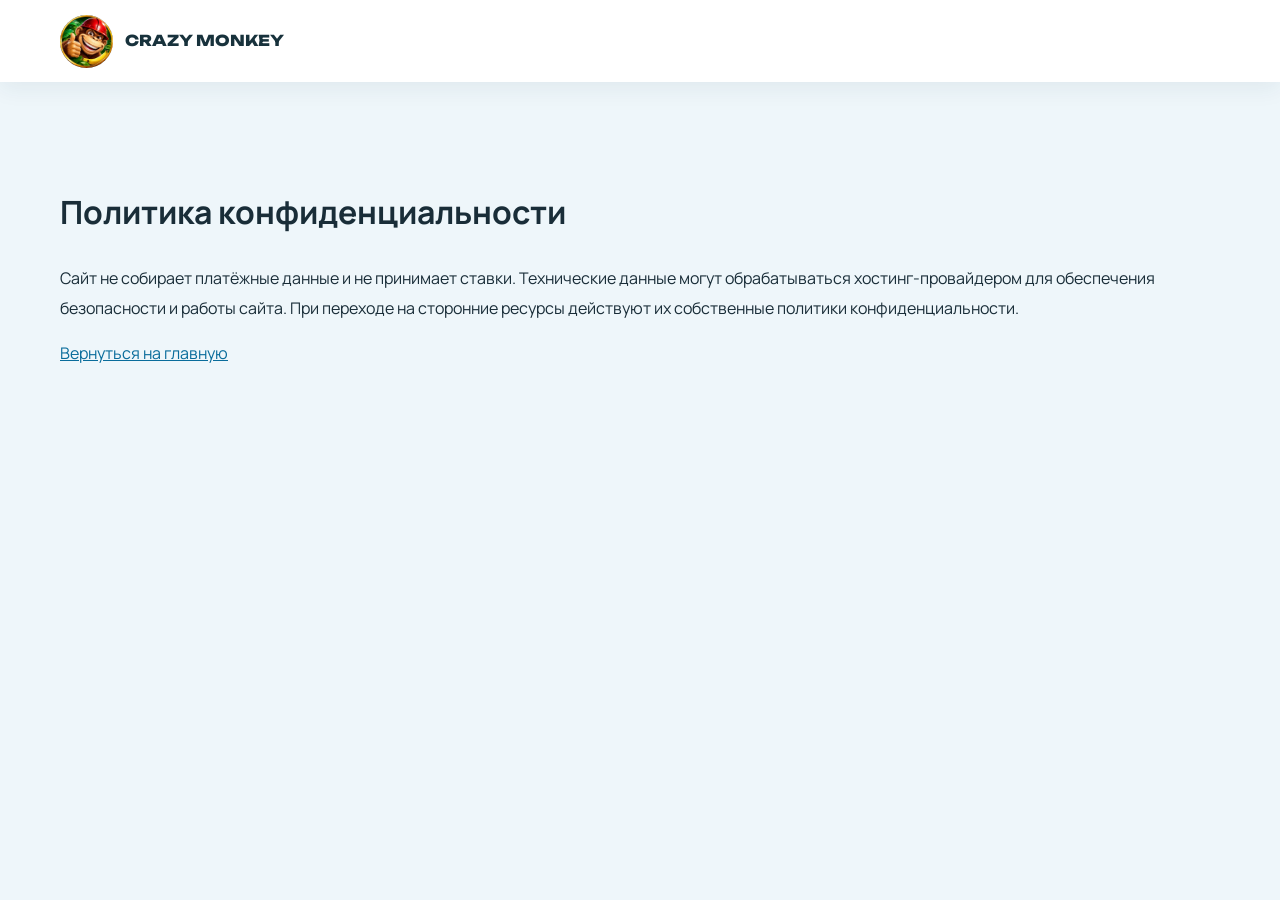
<file: privacy/index.html>
<!DOCTYPE html>
<html lang="ru-KZ"><head><meta charset="utf-8"/><meta content="width=device-width,initial-scale=1" name="viewport"/><title>Политика конфиденциальности — Crazy Monkey</title><meta content="noindex,follow" name="robots"/><link href="https://slotcrazymonkey.com/privacy/" rel="canonical"/><link href="/assets/style.css" rel="stylesheet"/></head><body><header class="header"><div class="container head"><a class="brand" href="/"><img alt="Crazy Monkey" height="53" src="/assets/favicon.webp" width="53"/><span>CRAZY MONKEY</span></a></div></header><main class="container" style="padding:80px 0;min-height:65vh"><h1>Политика конфиденциальности</h1><p>Сайт не собирает платёжные данные и не принимает ставки. Технические данные могут обрабатываться хостинг-провайдером для обеспечения безопасности и работы сайта. При переходе на сторонние ресурсы действуют их собственные политики конфиденциальности.</p><p><a href="/">Вернуться на главную</a></p></main></body></html>
</file>
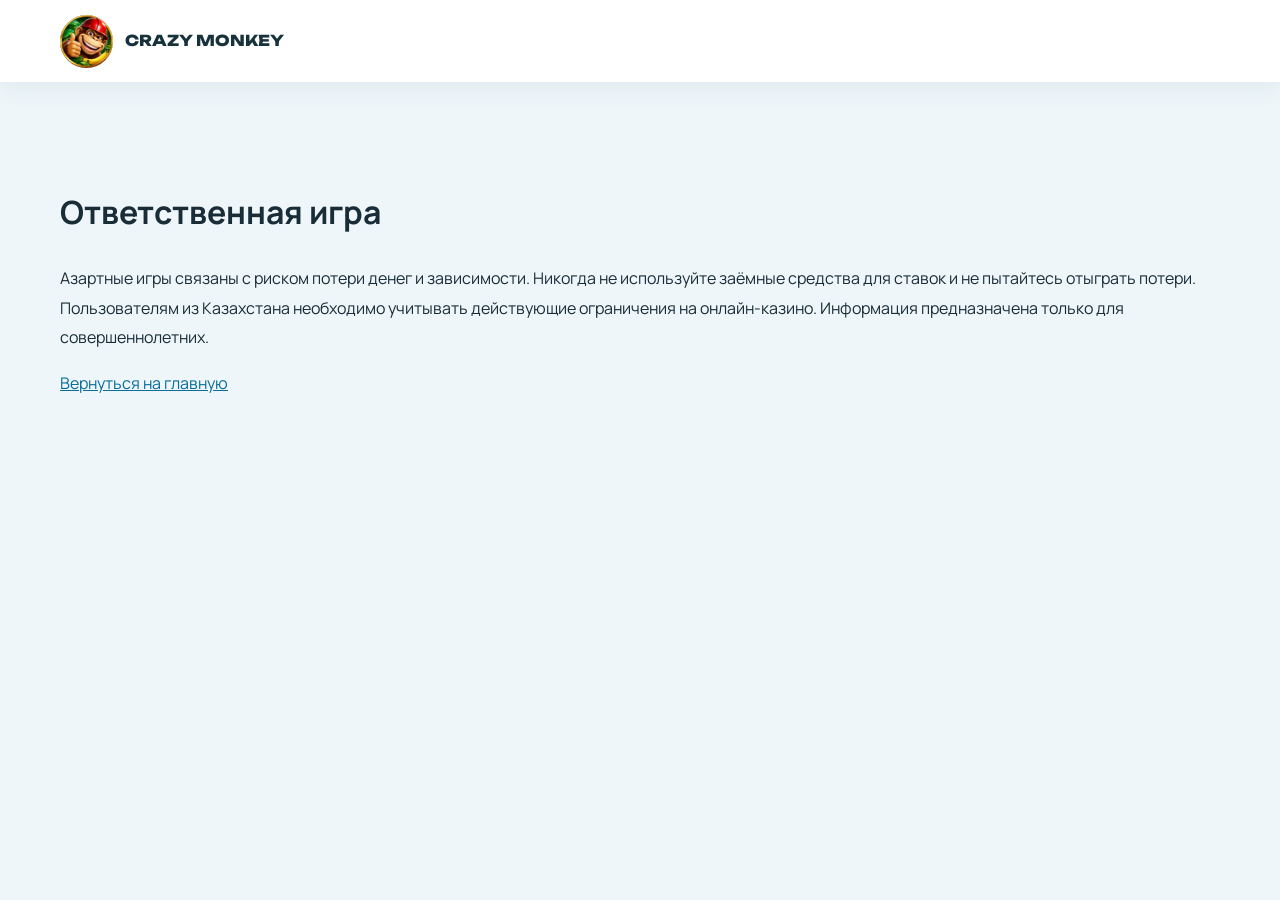
<file: responsible-gaming/index.html>
<!DOCTYPE html>
<html lang="ru-KZ"><head><meta charset="utf-8"/><meta content="width=device-width,initial-scale=1" name="viewport"/><title>Ответственная игра — Crazy Monkey</title><meta content="noindex,follow" name="robots"/><link href="https://slotcrazymonkey.com/responsible-gaming/" rel="canonical"/><link href="/assets/style.css" rel="stylesheet"/></head><body><header class="header"><div class="container head"><a class="brand" href="/"><img alt="Crazy Monkey" height="53" src="/assets/favicon.webp" width="53"/><span>CRAZY MONKEY</span></a></div></header><main class="container" style="padding:80px 0;min-height:65vh"><h1>Ответственная игра</h1><p>Азартные игры связаны с риском потери денег и зависимости. Никогда не используйте заёмные средства для ставок и не пытайтесь отыграть потери. Пользователям из Казахстана необходимо учитывать действующие ограничения на онлайн-казино. Информация предназначена только для совершеннолетних.</p><p><a href="/">Вернуться на главную</a></p></main></body></html>
</file>
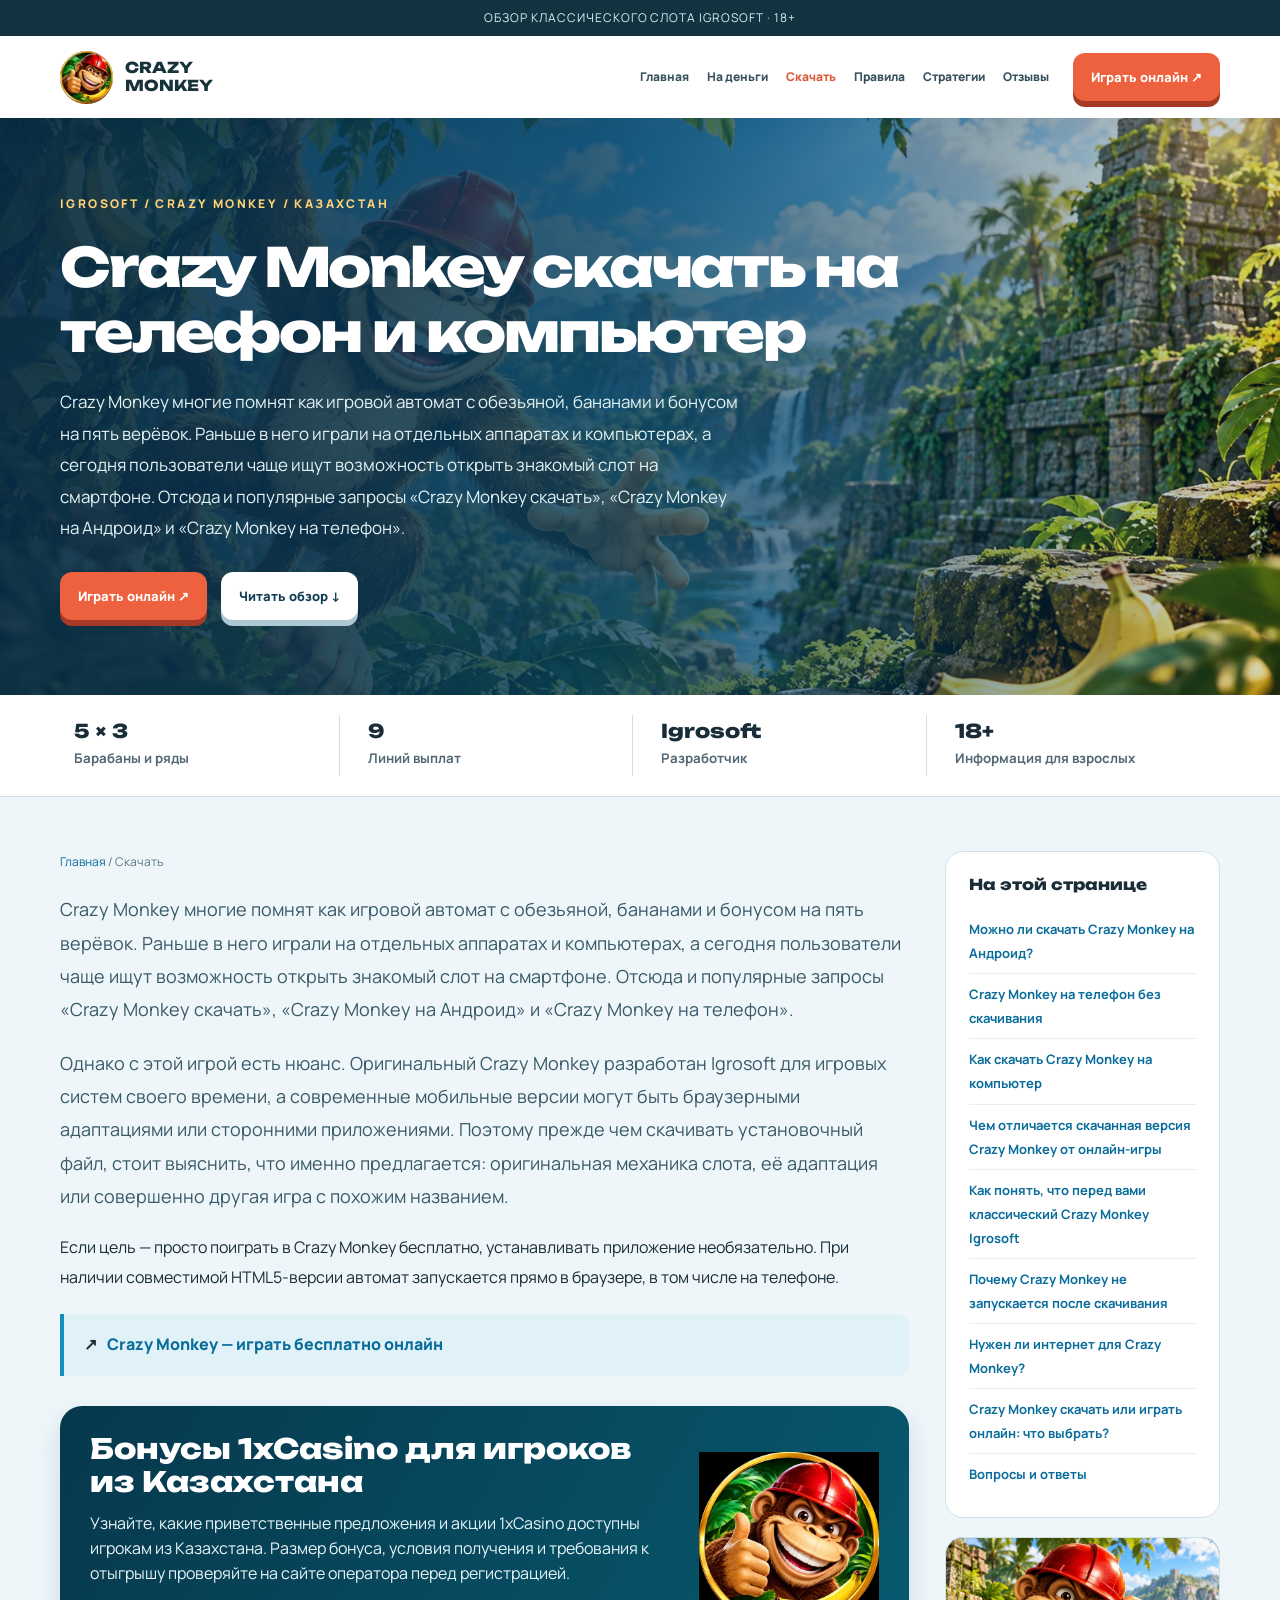
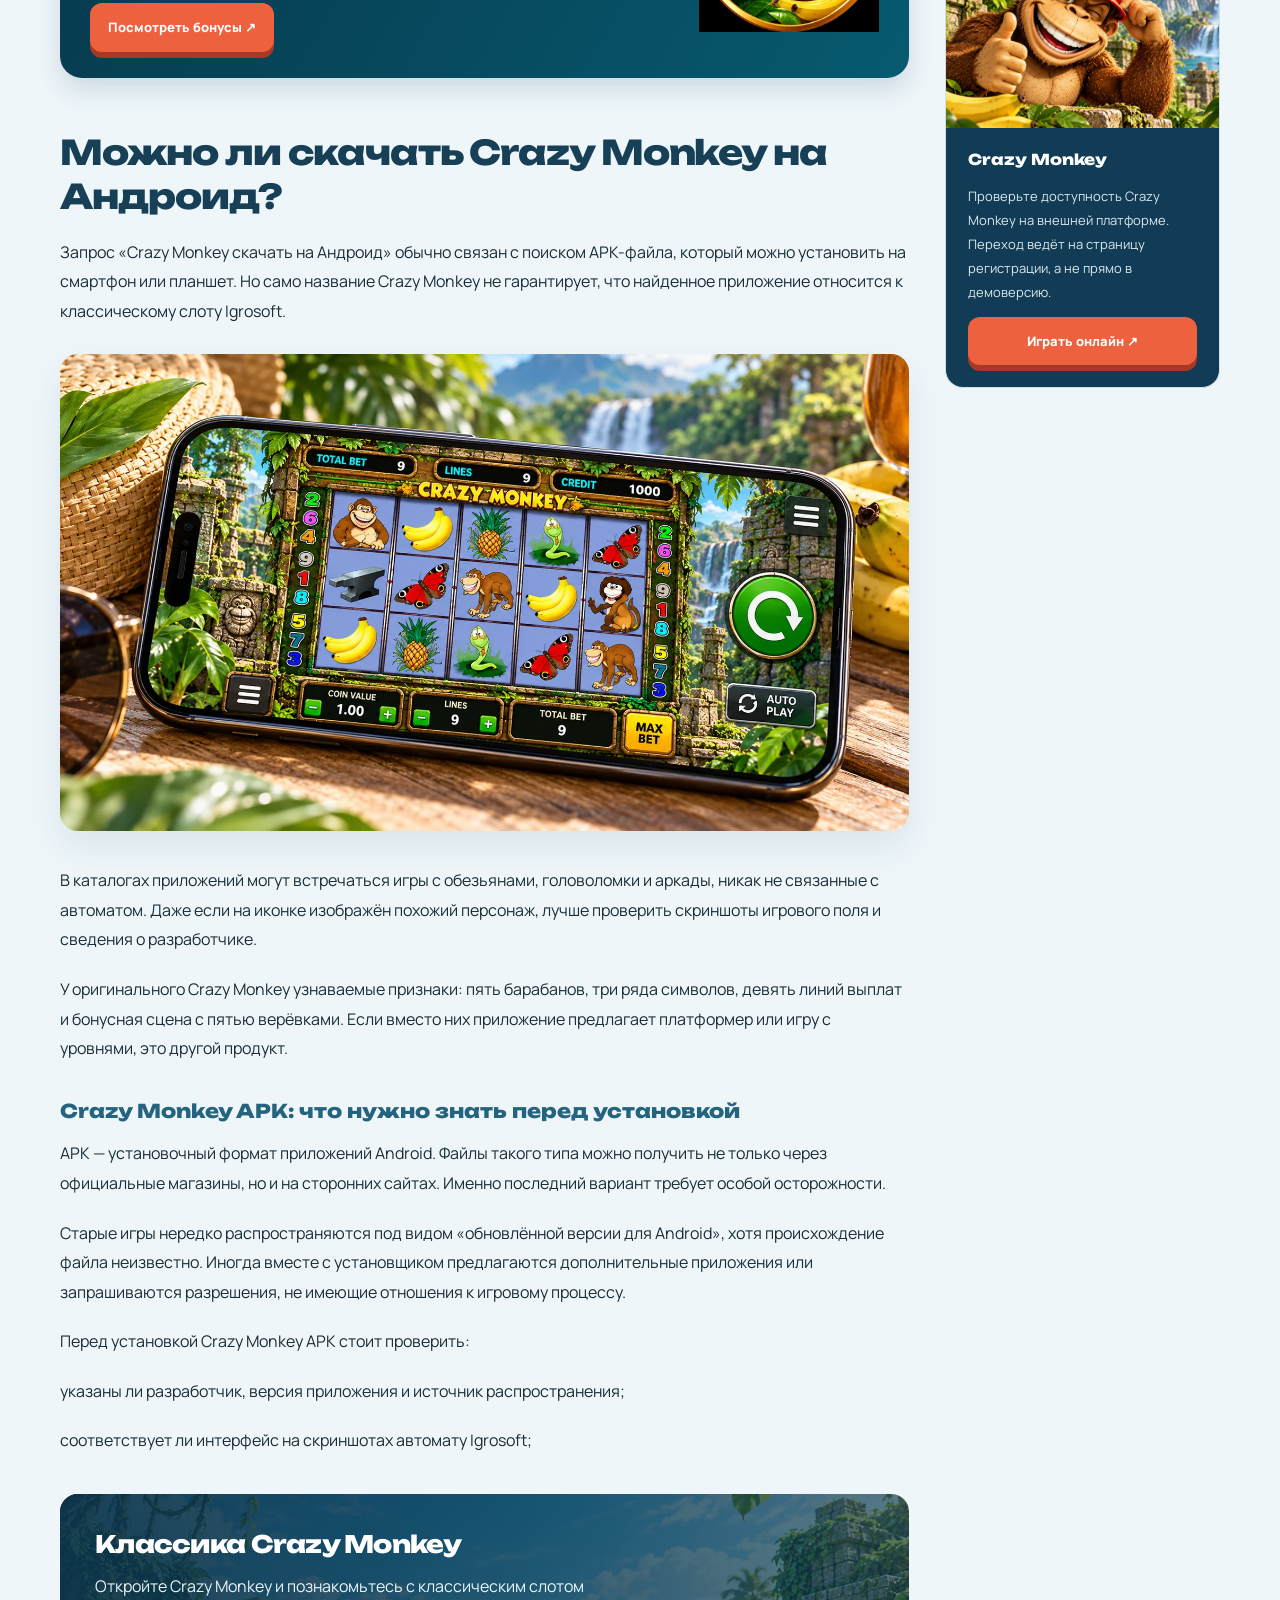
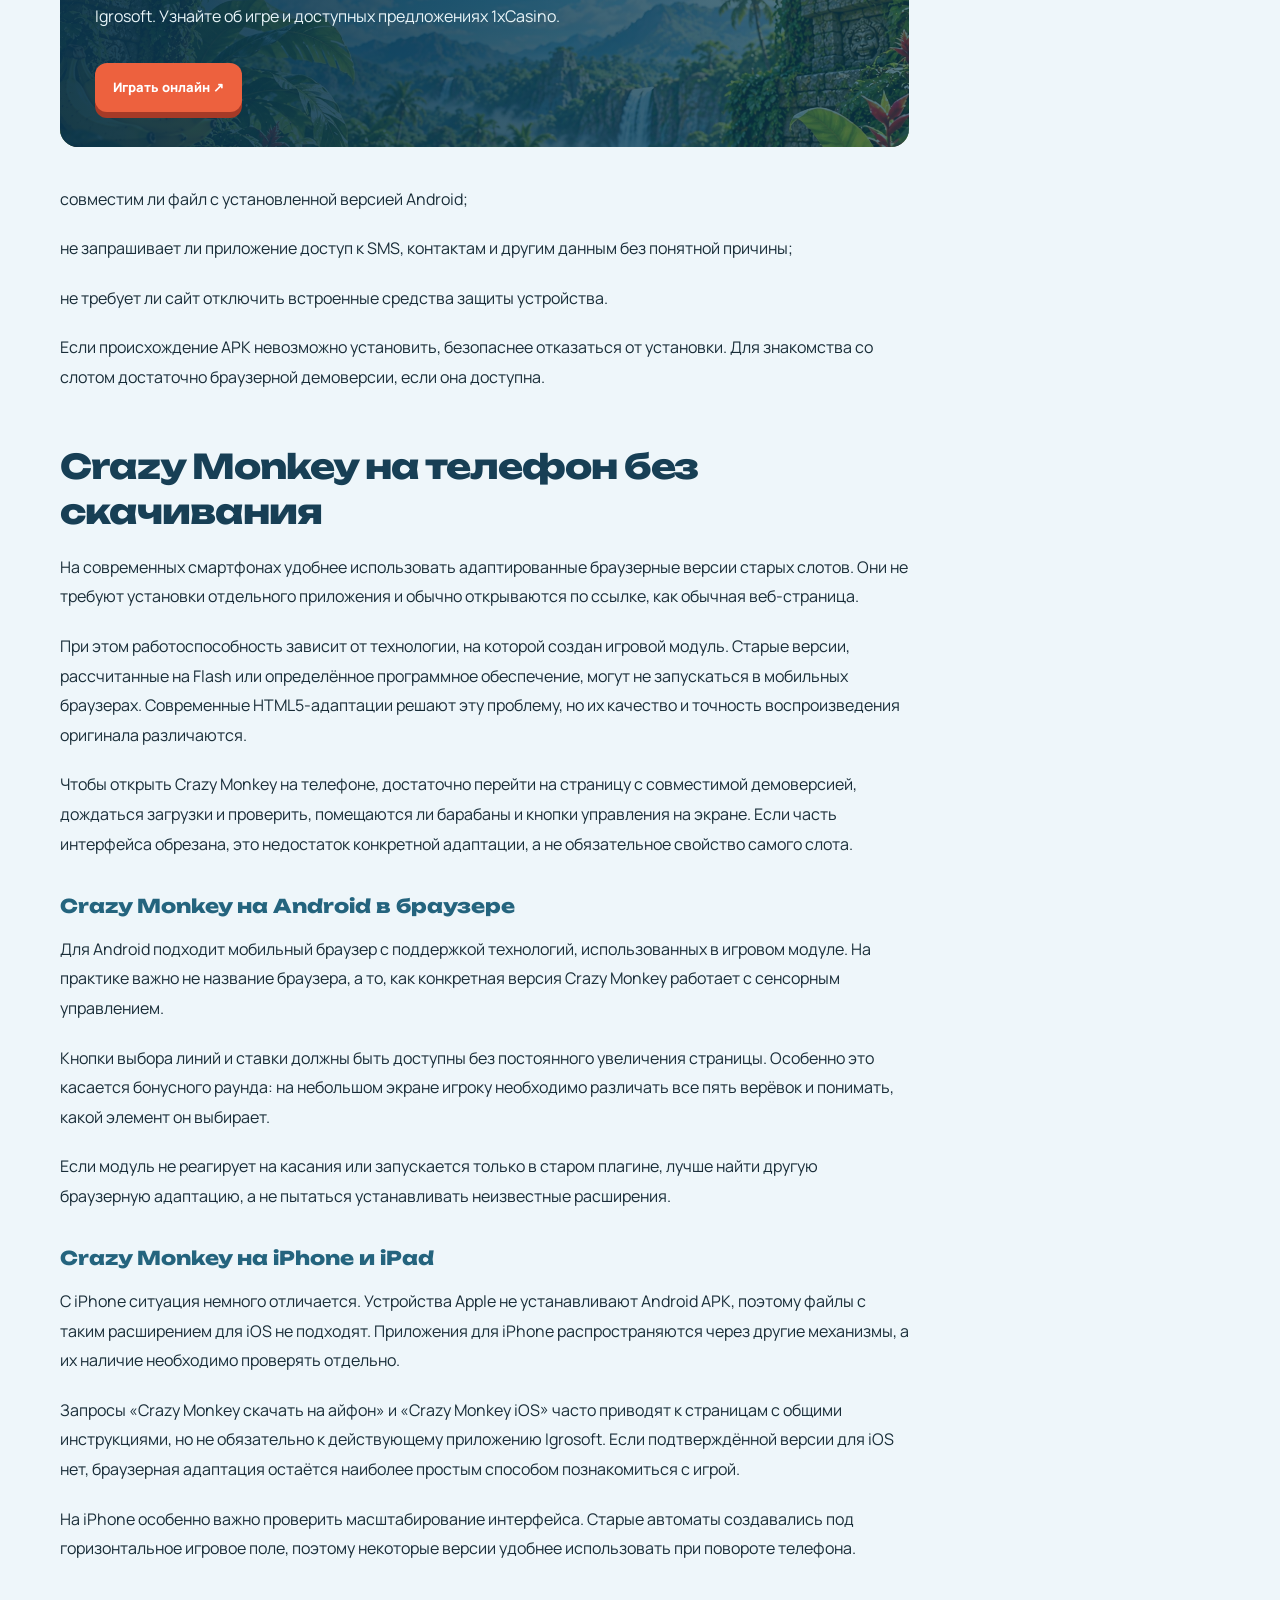
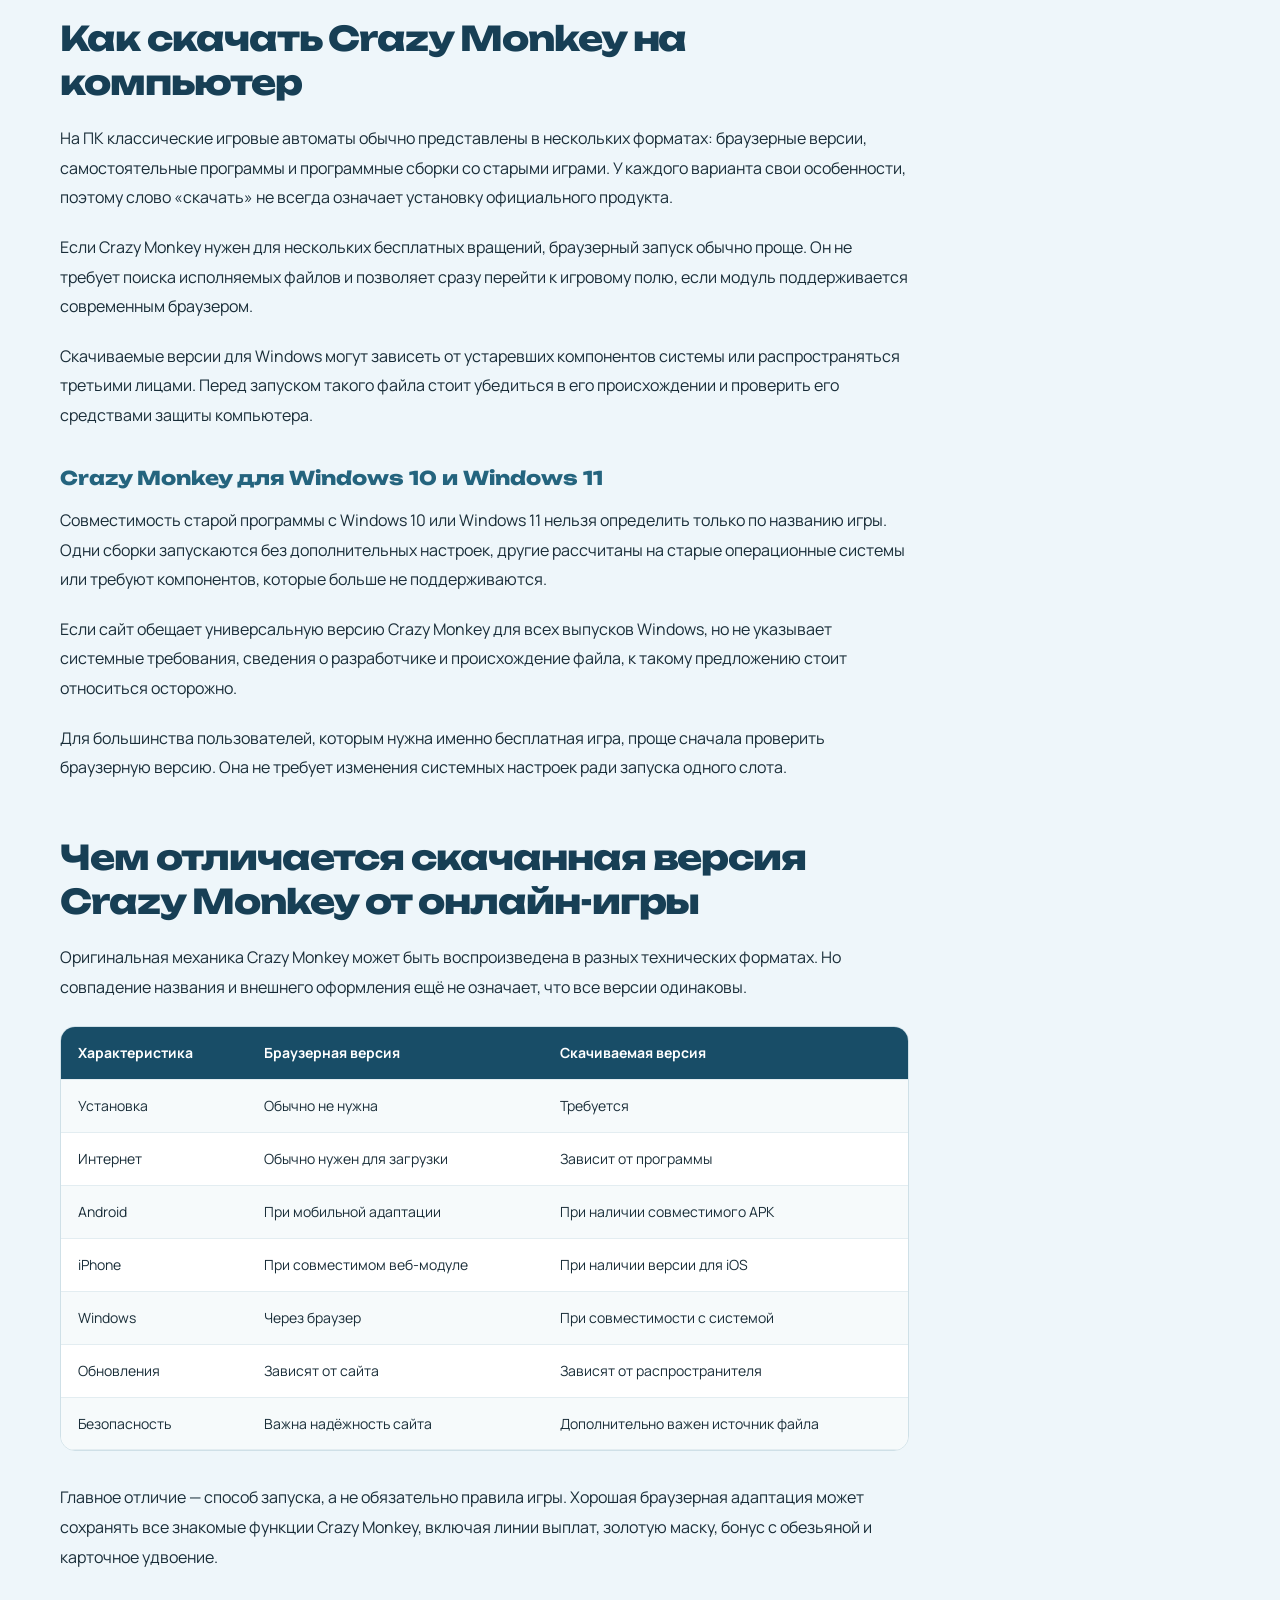
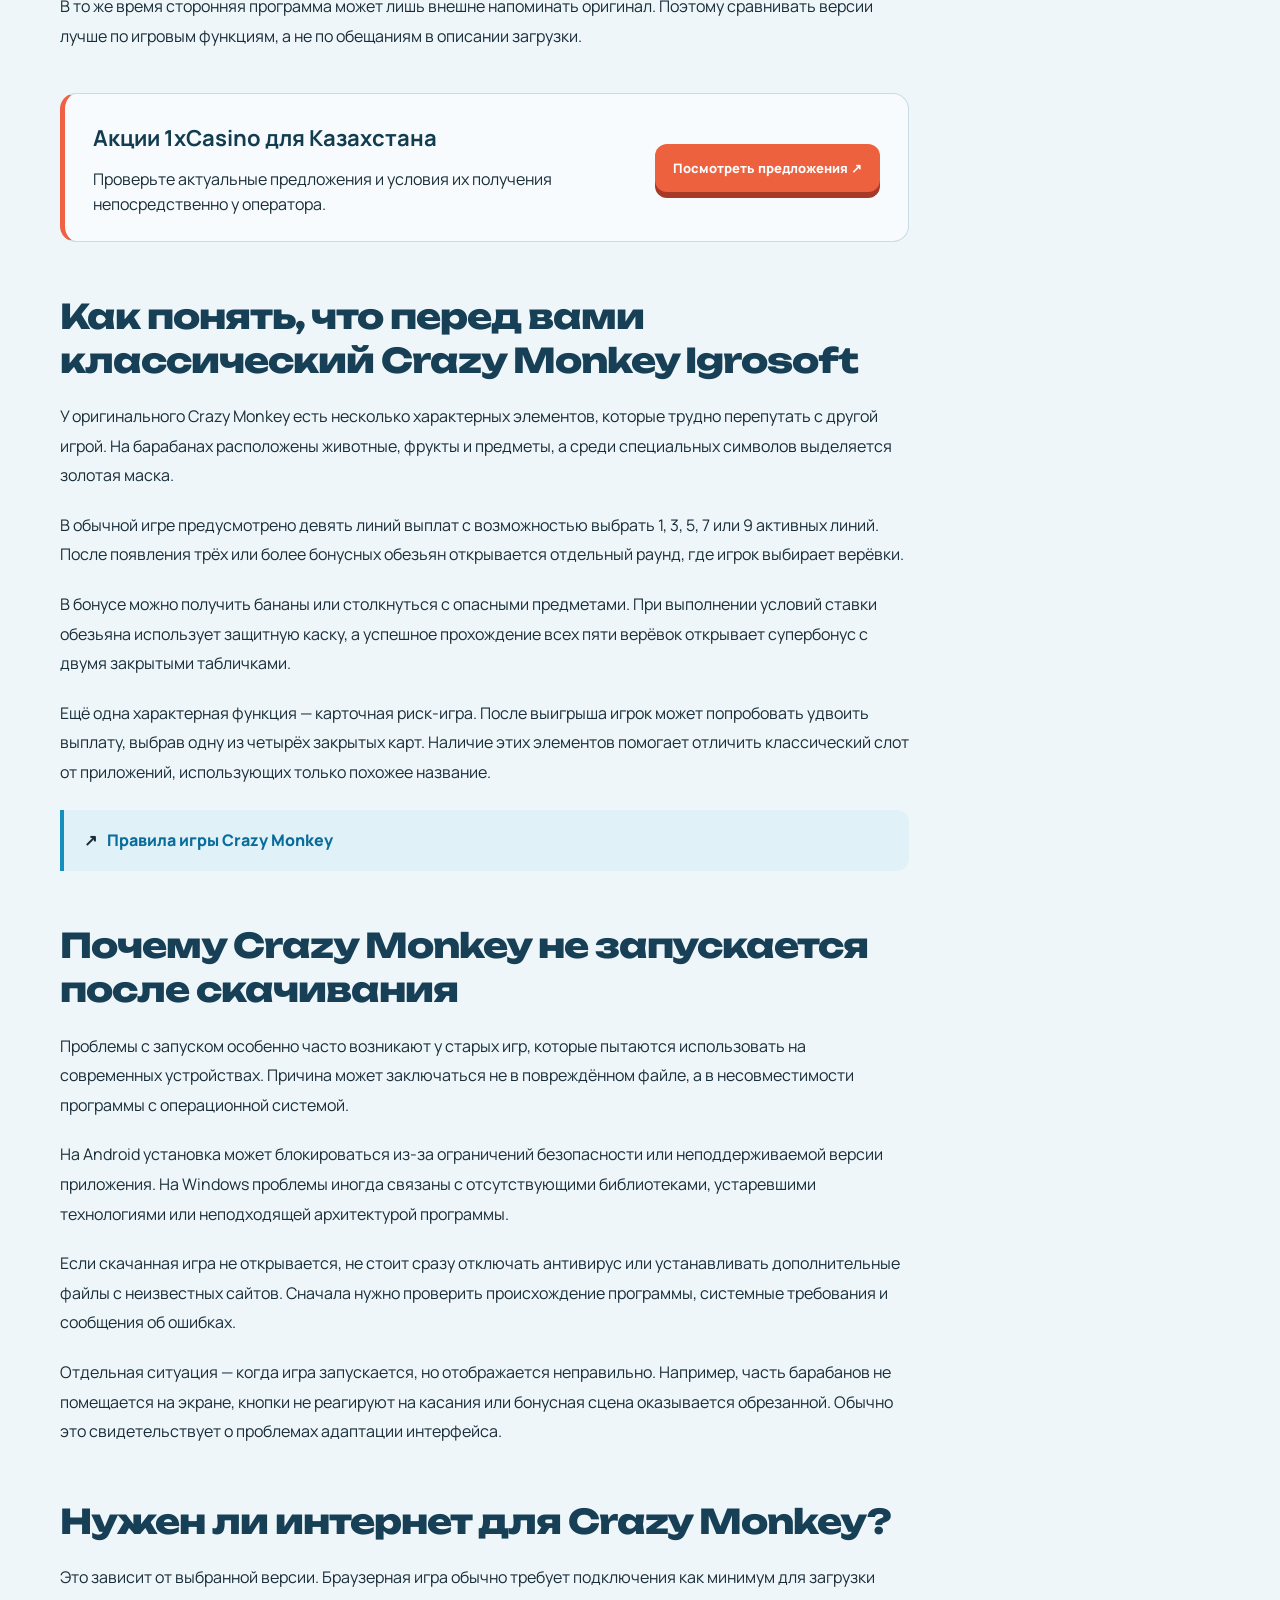
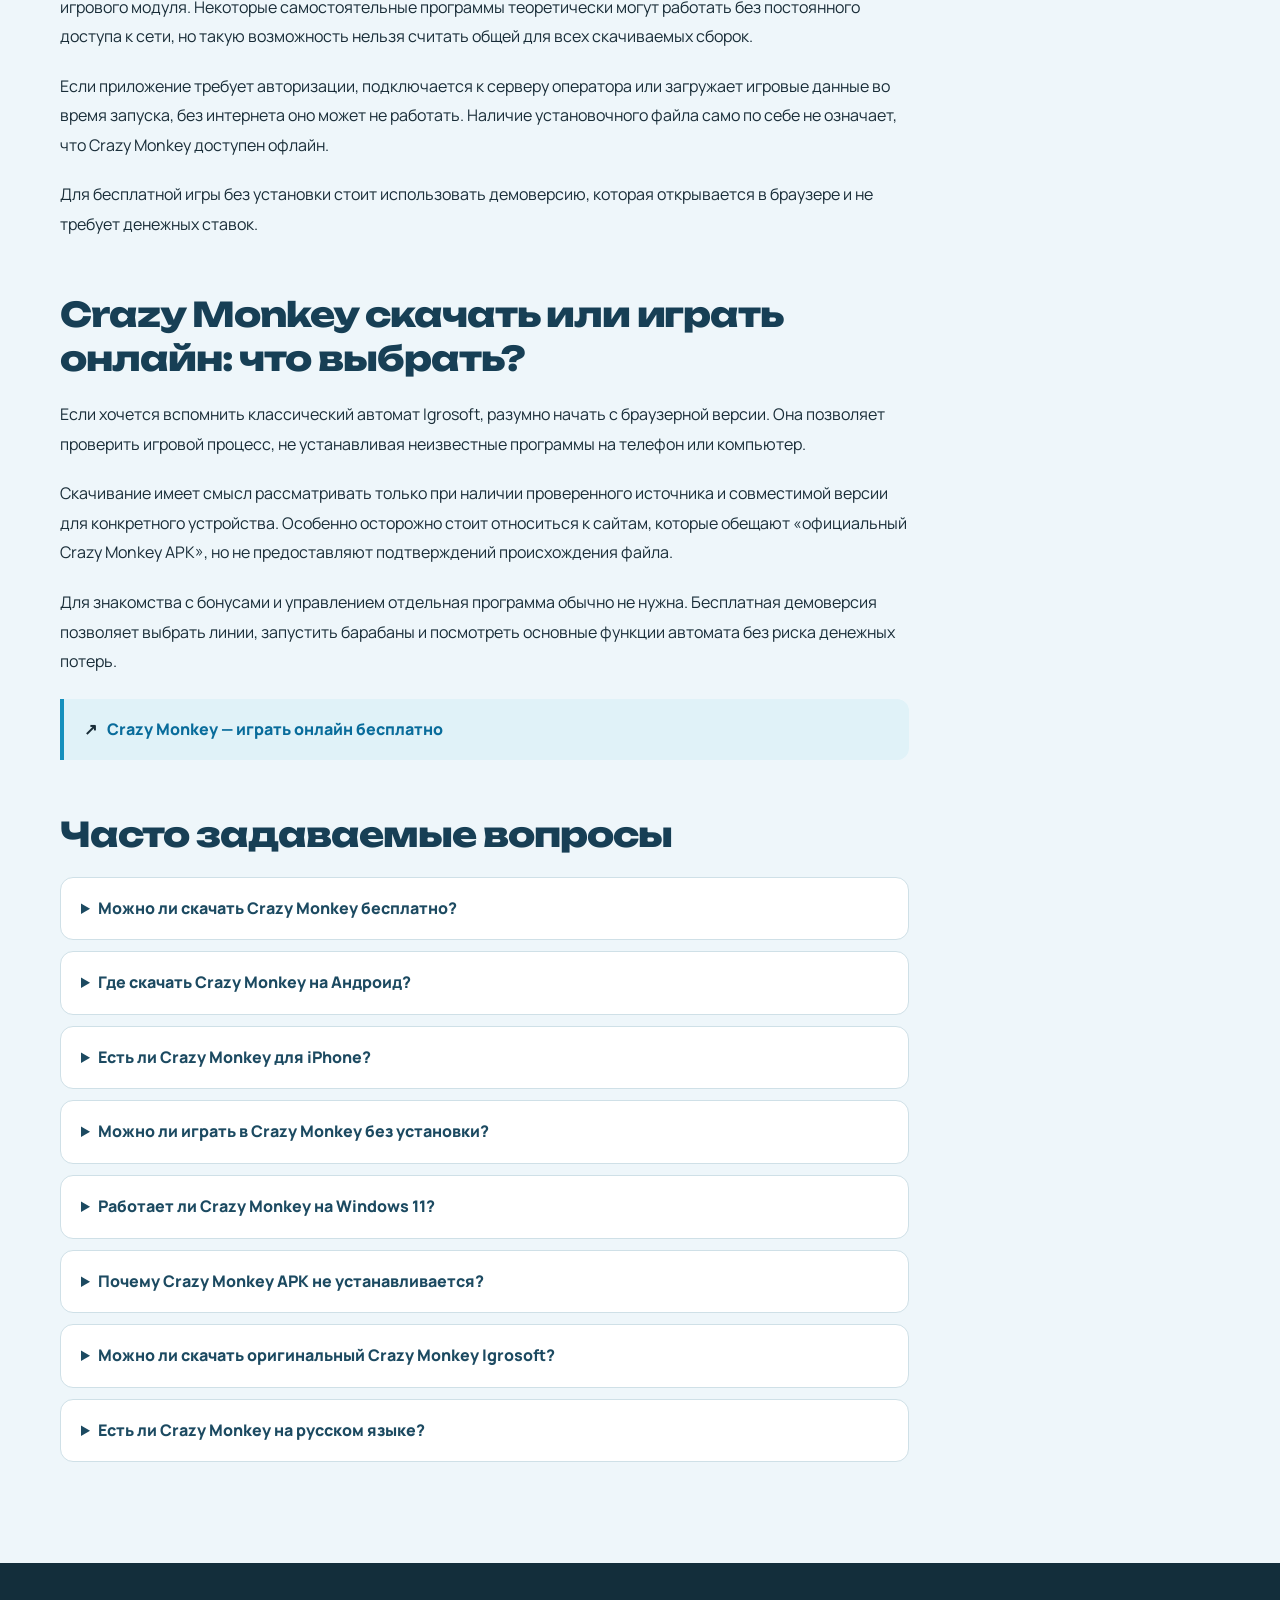
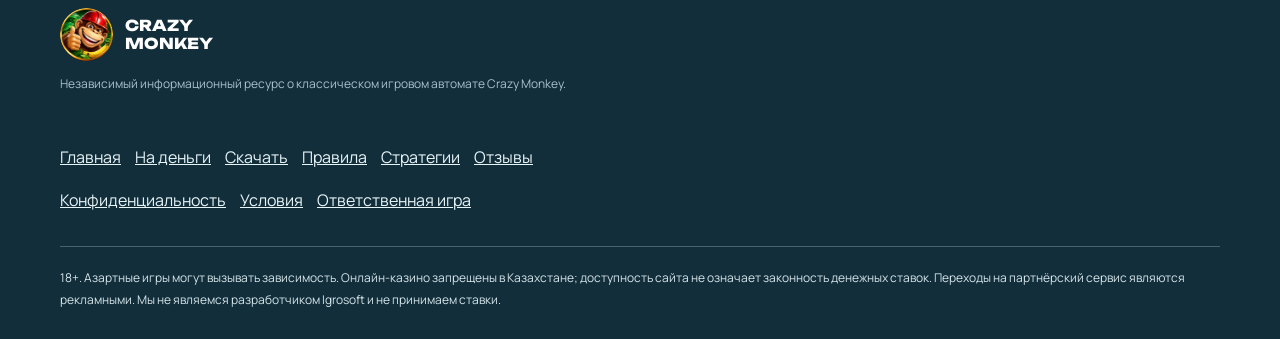
<file: skachat/index.html>
<!DOCTYPE html>

<html lang="ru-KZ"><head><meta charset="utf-8"/><meta content="width=device-width,initial-scale=1" name="viewport"/><title>Crazy Monkey Скачать на Андроид, iPhone и ПК — Игра Igrosoft</title><meta content="Crazy Monkey скачать на Андроид, iPhone или компьютер: какие версии игры существуют, как запустить слот Igrosoft на телефоне и что проверить перед установкой APK." name="description"/><meta content="Wdlxi5m40RlZgPPE9A_rLJYuGJonHqpvLXz26h_4JN4" name="google-site-verification"/><meta content="index,follow,max-image-preview:large" name="robots"/><link href="https://slotcrazymonkey.com/skachat/" rel="canonical"/><link href="/favicon.png" rel="icon" type="image/png"/><link as="image" href="/assets/hero.webp" rel="preload"/><link href="/assets/style.css" rel="stylesheet"/><meta content="website" property="og:type"/><meta content="ru_KZ" property="og:locale"/><meta content="Crazy Monkey Скачать на Андроид, iPhone и ПК — Игра Igrosoft" property="og:title"/><meta content="Crazy Monkey скачать на Андроид, iPhone или компьютер: какие версии игры существуют, как запустить слот Igrosoft на телефоне и что проверить перед установкой APK." property="og:description"/><meta content="https://slotcrazymonkey.com/skachat/" property="og:url"/><meta content="https://slotcrazymonkey.com/assets/hero.webp" property="og:image"/><meta content="summary_large_image" name="twitter:card"/><script type="application/ld+json">{"@context": "https://schema.org", "@graph": [{"@type": "WebSite", "@id": "https://slotcrazymonkey.com/#website", "url": "https://slotcrazymonkey.com/", "name": "Crazy Monkey — игровой автомат Igrosoft", "inLanguage": "ru-KZ"}, {"@type": "WebPage", "@id": "https://slotcrazymonkey.com/skachat/#webpage", "url": "https://slotcrazymonkey.com/skachat/", "name": "Crazy Monkey Скачать на Андроид, iPhone и ПК — Игра Igrosoft", "description": "Crazy Monkey скачать на Андроид, iPhone или компьютер: какие версии игры существуют, как запустить слот Igrosoft на телефоне и что проверить перед установкой APK.", "inLanguage": "ru-KZ", "isPartOf": {"@id": "https://slotcrazymonkey.com/#website"}, "primaryImageOfPage": {"@type": "ImageObject", "url": "https://slotcrazymonkey.com/assets/hero.webp"}}, {"@type": "BreadcrumbList", "itemListElement": [{"@type": "ListItem", "position": 1, "name": "Главная", "item": "https://slotcrazymonkey.com/"}, {"@type": "ListItem", "position": 2, "name": "Скачать", "item": "https://slotcrazymonkey.com/skachat/"}]}]}</script></head><body><div class="topbar">ОБЗОР КЛАССИЧЕСКОГО СЛОТА IGROSOFT · 18+</div><header class="header"><div class="container head"><a class="brand" href="/"><img alt="Crazy Monkey" height="53" src="/assets/favicon.webp" width="53"/><span>CRAZY<br/>MONKEY</span></a><nav aria-label="Основная навигация" class="nav"><a class="" href="/">Главная</a><a class="" href="/na-dengi/">На деньги</a><a class="active" href="/skachat/">Скачать</a><a class="" href="/pravila/">Правила</a><a class="" href="/strategiya/">Стратегии</a><a class="" href="/otzyvy/">Отзывы</a></nav><a class="headcta" href="/go/" rel="nofollow sponsored">Играть онлайн ↗</a></div></header><main><section class="hero"><div class="container"><div class="eyebrow">Igrosoft / Crazy Monkey / Казахстан</div><h1>Crazy Monkey скачать на телефон и компьютер</h1><p>Crazy Monkey многие помнят как игровой автомат с обезьяной, бананами и бонусом на пять верёвок. Раньше в него играли на отдельных аппаратах и компьютерах, а сегодня пользователи чаще ищут возможность открыть знакомый слот на смартфоне. Отсюда и популярные запросы «Crazy Monkey скачать», «Crazy Monkey на Андроид» и «Crazy Monkey на телефон».</p><div class="hero-actions"><a class="btn" href="/go/" rel="nofollow sponsored">Играть онлайн ↗</a><a class="btn secondary" href="#article">Читать обзор ↓</a></div></div></section><div class="info-strip"><div class="container strip"><div class="stat"><strong>5 × 3</strong><small>Барабаны и ряды</small></div><div class="stat"><strong>9</strong><small>Линий выплат</small></div><div class="stat"><strong>Igrosoft</strong><small>Разработчик</small></div><div class="stat"><strong>18+</strong><small>Информация для взрослых</small></div></div></div><div class="container layout" id="article"><article class="article"><div class="breadcrumbs"><a href="/">Главная</a> / Скачать</div><p class="intro">Crazy Monkey многие помнят как игровой автомат с обезьяной, бананами и бонусом на пять верёвок. Раньше в него играли на отдельных аппаратах и компьютерах, а сегодня пользователи чаще ищут возможность открыть знакомый слот на смартфоне. Отсюда и популярные запросы «Crazy Monkey скачать», «Crazy Monkey на Андроид» и «Crazy Monkey на телефон».</p><p class="intro">Однако с этой игрой есть нюанс. Оригинальный Crazy Monkey разработан Igrosoft для игровых систем своего времени, а современные мобильные версии могут быть браузерными адаптациями или сторонними приложениями. Поэтому прежде чем скачивать установочный файл, стоит выяснить, что именно предлагается: оригинальная механика слота, её адаптация или совершенно другая игра с похожим названием.</p><p class="">Если цель — просто поиграть в Crazy Monkey бесплатно, устанавливать приложение необязательно. При наличии совместимой HTML5-версии автомат запускается прямо в браузере, в том числе на телефоне.</p><div class="crosslink">↗ <a href="/">Crazy Monkey — играть бесплатно онлайн</a></div><div aria-label="Переход к Crazy Monkey" class="conversion-panel" role="region"><div><h3>Бонусы 1xCasino для игроков из Казахстана</h3><p>Узнайте, какие приветственные предложения и акции 1xCasino доступны игрокам из Казахстана. Размер бонуса, условия получения и требования к отыгрышу проверяйте на сайте оператора перед регистрацией.</p><a aria-label="Играть онлайн на внешней платформе" class="btn" href="/go/" rel="nofollow sponsored">Посмотреть бонусы ↗</a></div><img alt="Crazy Monkey — обезьяна в красной каске" decoding="async" height="180" loading="lazy" src="/assets/favicon.webp" width="180"/></div><section id="можно-ли-скачать-crazy-monkey-на-андроид"><h2>Можно ли скачать Crazy Monkey на Андроид?</h2><p class="">Запрос «Crazy Monkey скачать на Андроид» обычно связан с поиском APK-файла, который можно установить на смартфон или планшет. Но само название Crazy Monkey не гарантирует, что найденное приложение относится к классическому слоту Igrosoft.</p><figure class="feature-image"><img alt="Иллюстрация Crazy Monkey: Скачать" height="900" loading="lazy" src="/assets/mobile.webp" width="1500"/></figure><p class="">В каталогах приложений могут встречаться игры с обезьянами, головоломки и аркады, никак не связанные с автоматом. Даже если на иконке изображён похожий персонаж, лучше проверить скриншоты игрового поля и сведения о разработчике.</p><p class="">У оригинального Crazy Monkey узнаваемые признаки: пять барабанов, три ряда символов, девять линий выплат и бонусная сцена с пятью верёвками. Если вместо них приложение предлагает платформер или игру с уровнями, это другой продукт.</p><h3>Crazy Monkey APK: что нужно знать перед установкой</h3><p class="">APK — установочный формат приложений Android. Файлы такого типа можно получить не только через официальные магазины, но и на сторонних сайтах. Именно последний вариант требует особой осторожности.</p><p class="">Старые игры нередко распространяются под видом «обновлённой версии для Android», хотя происхождение файла неизвестно. Иногда вместе с установщиком предлагаются дополнительные приложения или запрашиваются разрешения, не имеющие отношения к игровому процессу.</p><p class="">Перед установкой Crazy Monkey APK стоит проверить:</p><p class="">указаны ли разработчик, версия приложения и источник распространения;</p><p class="">соответствует ли интерфейс на скриншотах автомату Igrosoft;</p><div class="visual-cta"><h2>Классика Crazy Monkey</h2><p>Откройте Crazy Monkey и познакомьтесь с классическим слотом Igrosoft. Узнайте об игре и доступных предложениях 1xCasino.</p><a class="btn" href="/go/" rel="nofollow sponsored">Играть онлайн ↗</a></div><p class="">совместим ли файл с установленной версией Android;</p><p class="">не запрашивает ли приложение доступ к SMS, контактам и другим данным без понятной причины;</p><p class="">не требует ли сайт отключить встроенные средства защиты устройства.</p><p class="">Если происхождение APK невозможно установить, безопаснее отказаться от установки. Для знакомства со слотом достаточно браузерной демоверсии, если она доступна.</p></section><section id="crazy-monkey-на-телефон-без-скачивания"><h2>Crazy Monkey на телефон без скачивания</h2><p class="">На современных смартфонах удобнее использовать адаптированные браузерные версии старых слотов. Они не требуют установки отдельного приложения и обычно открываются по ссылке, как обычная веб-страница.</p><p class="">При этом работоспособность зависит от технологии, на которой создан игровой модуль. Старые версии, рассчитанные на Flash или определённое программное обеспечение, могут не запускаться в мобильных браузерах. Современные HTML5-адаптации решают эту проблему, но их качество и точность воспроизведения оригинала различаются.</p><p class="">Чтобы открыть Crazy Monkey на телефоне, достаточно перейти на страницу с совместимой демоверсией, дождаться загрузки и проверить, помещаются ли барабаны и кнопки управления на экране. Если часть интерфейса обрезана, это недостаток конкретной адаптации, а не обязательное свойство самого слота.</p><h3>Crazy Monkey на Android в браузере</h3><p class="">Для Android подходит мобильный браузер с поддержкой технологий, использованных в игровом модуле. На практике важно не название браузера, а то, как конкретная версия Crazy Monkey работает с сенсорным управлением.</p><p class="">Кнопки выбора линий и ставки должны быть доступны без постоянного увеличения страницы. Особенно это касается бонусного раунда: на небольшом экране игроку необходимо различать все пять верёвок и понимать, какой элемент он выбирает.</p><p class="">Если модуль не реагирует на касания или запускается только в старом плагине, лучше найти другую браузерную адаптацию, а не пытаться устанавливать неизвестные расширения.</p><h3>Crazy Monkey на iPhone и iPad</h3><p class="">С iPhone ситуация немного отличается. Устройства Apple не устанавливают Android APK, поэтому файлы с таким расширением для iOS не подходят. Приложения для iPhone распространяются через другие механизмы, а их наличие необходимо проверять отдельно.</p><p class="">Запросы «Crazy Monkey скачать на айфон» и «Crazy Monkey iOS» часто приводят к страницам с общими инструкциями, но не обязательно к действующему приложению Igrosoft. Если подтверждённой версии для iOS нет, браузерная адаптация остаётся наиболее простым способом познакомиться с игрой.</p><p class="">На iPhone особенно важно проверить масштабирование интерфейса. Старые автоматы создавались под горизонтальное игровое поле, поэтому некоторые версии удобнее использовать при повороте телефона.</p></section><section id="как-скачать-crazy-monkey-на-компьютер"><h2>Как скачать Crazy Monkey на компьютер</h2><p class="">На ПК классические игровые автоматы обычно представлены в нескольких форматах: браузерные версии, самостоятельные программы и программные сборки со старыми играми. У каждого варианта свои особенности, поэтому слово «скачать» не всегда означает установку официального продукта.</p><p class="">Если Crazy Monkey нужен для нескольких бесплатных вращений, браузерный запуск обычно проще. Он не требует поиска исполняемых файлов и позволяет сразу перейти к игровому полю, если модуль поддерживается современным браузером.</p><p class="">Скачиваемые версии для Windows могут зависеть от устаревших компонентов системы или распространяться третьими лицами. Перед запуском такого файла стоит убедиться в его происхождении и проверить его средствами защиты компьютера.</p><h3>Crazy Monkey для Windows 10 и Windows 11</h3><p class="">Совместимость старой программы с Windows 10 или Windows 11 нельзя определить только по названию игры. Одни сборки запускаются без дополнительных настроек, другие рассчитаны на старые операционные системы или требуют компонентов, которые больше не поддерживаются.</p><p class="">Если сайт обещает универсальную версию Crazy Monkey для всех выпусков Windows, но не указывает системные требования, сведения о разработчике и происхождение файла, к такому предложению стоит относиться осторожно.</p><p class="">Для большинства пользователей, которым нужна именно бесплатная игра, проще сначала проверить браузерную версию. Она не требует изменения системных настроек ради запуска одного слота.</p></section><section id="чем-отличается-скачанная-версия-crazy-monkey-от-онлаи-н-игры"><h2>Чем отличается скачанная версия Crazy Monkey от онлайн-игры</h2><p class="">Оригинальная механика Crazy Monkey может быть воспроизведена в разных технических форматах. Но совпадение названия и внешнего оформления ещё не означает, что все версии одинаковы.</p><div class="table-scroll"><table class="data-table"><tr><th>Характеристика</th><th>Браузерная версия</th><th>Скачиваемая версия</th></tr><tr><td>Установка</td><td>Обычно не нужна</td><td>Требуется</td></tr><tr><td>Интернет</td><td>Обычно нужен для загрузки</td><td>Зависит от программы</td></tr><tr><td>Android</td><td>При мобильной адаптации</td><td>При наличии совместимого APK</td></tr><tr><td>iPhone</td><td>При совместимом веб-модуле</td><td>При наличии версии для iOS</td></tr><tr><td>Windows</td><td>Через браузер</td><td>При совместимости с системой</td></tr><tr><td>Обновления</td><td>Зависят от сайта</td><td>Зависят от распространителя</td></tr><tr><td>Безопасность</td><td>Важна надёжность сайта</td><td>Дополнительно важен источник файла</td></tr></table></div><p class="">Главное отличие — способ запуска, а не обязательно правила игры. Хорошая браузерная адаптация может сохранять все знакомые функции Crazy Monkey, включая линии выплат, золотую маску, бонус с обезьяной и карточное удвоение.</p><p class="">В то же время сторонняя программа может лишь внешне напоминать оригинал. Поэтому сравнивать версии лучше по игровым функциям, а не по обещаниям в описании загрузки.</p></section><section id="как-понять-что-перед-вами-классическии-crazy-monkey-igrosoft"><section class="bonus-inline"><div><strong>Акции 1xCasino для Казахстана</strong><p>Проверьте актуальные предложения и условия их получения непосредственно у оператора.</p></div><a class="btn" href="/go/" rel="nofollow sponsored">Посмотреть предложения ↗</a></section><h2>Как понять, что перед вами классический Crazy Monkey Igrosoft</h2><p class="">У оригинального Crazy Monkey есть несколько характерных элементов, которые трудно перепутать с другой игрой. На барабанах расположены животные, фрукты и предметы, а среди специальных символов выделяется золотая маска.</p><p class="">В обычной игре предусмотрено девять линий выплат с возможностью выбрать 1, 3, 5, 7 или 9 активных линий. После появления трёх или более бонусных обезьян открывается отдельный раунд, где игрок выбирает верёвки.</p><p class="">В бонусе можно получить бананы или столкнуться с опасными предметами. При выполнении условий ставки обезьяна использует защитную каску, а успешное прохождение всех пяти верёвок открывает супербонус с двумя закрытыми табличками.</p><p class="">Ещё одна характерная функция — карточная риск-игра. После выигрыша игрок может попробовать удвоить выплату, выбрав одну из четырёх закрытых карт. Наличие этих элементов помогает отличить классический слот от приложений, использующих только похожее название.</p><div class="crosslink">↗ <a href="/pravila/">Правила игры Crazy Monkey</a></div></section><section id="почему-crazy-monkey-не-запускается-после-скачивания"><h2>Почему Crazy Monkey не запускается после скачивания</h2><p class="">Проблемы с запуском особенно часто возникают у старых игр, которые пытаются использовать на современных устройствах. Причина может заключаться не в повреждённом файле, а в несовместимости программы с операционной системой.</p><p class="">На Android установка может блокироваться из-за ограничений безопасности или неподдерживаемой версии приложения. На Windows проблемы иногда связаны с отсутствующими библиотеками, устаревшими технологиями или неподходящей архитектурой программы.</p><p class="">Если скачанная игра не открывается, не стоит сразу отключать антивирус или устанавливать дополнительные файлы с неизвестных сайтов. Сначала нужно проверить происхождение программы, системные требования и сообщения об ошибках.</p><p class="">Отдельная ситуация — когда игра запускается, но отображается неправильно. Например, часть барабанов не помещается на экране, кнопки не реагируют на касания или бонусная сцена оказывается обрезанной. Обычно это свидетельствует о проблемах адаптации интерфейса.</p></section><section id="нужен-ли-интернет-для-crazy-monkey"><h2>Нужен ли интернет для Crazy Monkey?</h2><p class="">Это зависит от выбранной версии. Браузерная игра обычно требует подключения как минимум для загрузки игрового модуля. Некоторые самостоятельные программы теоретически могут работать без постоянного доступа к сети, но такую возможность нельзя считать общей для всех скачиваемых сборок.</p><p class="">Если приложение требует авторизации, подключается к серверу оператора или загружает игровые данные во время запуска, без интернета оно может не работать. Наличие установочного файла само по себе не означает, что Crazy Monkey доступен офлайн.</p><p class="">Для бесплатной игры без установки стоит использовать демоверсию, которая открывается в браузере и не требует денежных ставок.</p></section><section id="crazy-monkey-скачать-или-играть-онлаи-н-что-выбрать"><h2>Crazy Monkey скачать или играть онлайн: что выбрать?</h2><p class="">Если хочется вспомнить классический автомат Igrosoft, разумно начать с браузерной версии. Она позволяет проверить игровой процесс, не устанавливая неизвестные программы на телефон или компьютер.</p><p class="">Скачивание имеет смысл рассматривать только при наличии проверенного источника и совместимой версии для конкретного устройства. Особенно осторожно стоит относиться к сайтам, которые обещают «официальный Crazy Monkey APK», но не предоставляют подтверждений происхождения файла.</p><p class="">Для знакомства с бонусами и управлением отдельная программа обычно не нужна. Бесплатная демоверсия позволяет выбрать линии, запустить барабаны и посмотреть основные функции автомата без риска денежных потерь.</p><div class="crosslink">↗ <a href="/">Crazy Monkey — играть онлайн бесплатно</a></div></section><section class="faq" id="faq"><h2>Часто задаваемые вопросы</h2><details><summary>Можно ли скачать Crazy Monkey бесплатно?</summary><p>В интернете встречаются скачиваемые сборки с названием Crazy Monkey, но их происхождение и условия распространения различаются. Бесплатный доступ к файлу не подтверждает, что это официальная версия Igrosoft или что установка безопасна.</p></details><details><summary>Где скачать Crazy Monkey на Андроид?</summary><p>Перед поиском APK необходимо проверить, существует ли подтверждённая версия нужного слота для Android. Неизвестные файлы со сторонних сайтов лучше не устанавливать. Если задача — поиграть, можно использовать совместимую браузерную демоверсию.</p></details><details><summary>Есть ли Crazy Monkey для iPhone?</summary><p>Браузерные адаптации Crazy Monkey могут работать на iPhone, если поддерживают мобильный Safari и сенсорное управление. Наличие отдельного официального приложения для iOS требует подтверждения.</p></details><details><summary>Можно ли играть в Crazy Monkey без установки?</summary><p>Да, при наличии современной браузерной версии. Такой формат позволяет запускать слот без APK и отдельных программ, хотя для загрузки обычно требуется интернет.</p></details><details><summary>Работает ли Crazy Monkey на Windows 11?</summary><p>Браузерная версия может работать на Windows 11 при совместимости игрового модуля с браузером. Для скачиваемых программ необходимо отдельно проверять системные требования.</p></details><details><summary>Почему Crazy Monkey APK не устанавливается?</summary><p>Причиной может быть несовместимость с Android, повреждённый файл или ограничения безопасности. Не стоит отключать защиту устройства ради установки программы из непроверенного источника.</p></details><details><summary>Можно ли скачать оригинальный Crazy Monkey Igrosoft?</summary><p>Оригинальная игра создавалась для игровых систем своего времени. Современные файлы и мобильные приложения с таким названием не обязательно являются официальными выпусками разработчика, поэтому происхождение конкретной версии нужно проверять.</p></details><details><summary>Есть ли Crazy Monkey на русском языке?</summary><p>Классический Crazy Monkey узнаваем по игровому интерфейсу и символам, а браузерные страницы с ним могут сопровождаться русскоязычными инструкциями. Язык меню и справки зависит от конкретной версии игрового модуля.</p></details></section></article><aside class="aside"><div class="aside-box toc"><h2>На этой странице</h2><a href="#можно-ли-скачать-crazy-monkey-на-андроид">Можно ли скачать Crazy Monkey на Андроид?</a><a href="#crazy-monkey-на-телефон-без-скачивания">Crazy Monkey на телефон без скачивания</a><a href="#как-скачать-crazy-monkey-на-компьютер">Как скачать Crazy Monkey на компьютер</a><a href="#чем-отличается-скачанная-версия-crazy-monkey-от-онлаи-н-игры">Чем отличается скачанная версия Crazy Monkey от онлайн-игры</a><a href="#как-понять-что-перед-вами-классическии-crazy-monkey-igrosoft">Как понять, что перед вами классический Crazy Monkey Igrosoft</a><a href="#почему-crazy-monkey-не-запускается-после-скачивания">Почему Crazy Monkey не запускается после скачивания</a><a href="#нужен-ли-интернет-для-crazy-monkey">Нужен ли интернет для Crazy Monkey?</a><a href="#crazy-monkey-скачать-или-играть-онлаи-н-что-выбрать">Crazy Monkey скачать или играть онлайн: что выбрать?</a><a href="#faq">Вопросы и ответы</a></div><div class="aside-box aside-promo"><img alt="Обезьяна Crazy Monkey в красной каске" height="360" loading="lazy" src="/assets/monkey.webp" width="500"/><div class="inside"><h2>Crazy Monkey</h2><p>Проверьте доступность Crazy Monkey на внешней платформе. Переход ведёт на страницу регистрации, а не прямо в демоверсию.</p><a class="btn" href="/go/" rel="nofollow sponsored">Играть онлайн ↗</a></div></div></aside></div></main><footer class="footer"><div class="container"><div class="footer-grid"><div><a class="brand" href="/"><img alt="Crazy Monkey" height="53" src="/assets/favicon.webp" width="53"/><span>CRAZY<br/>MONKEY</span></a><p>Независимый информационный ресурс о классическом игровом автомате Crazy Monkey.</p></div><nav><a class="" href="/">Главная</a><a class="" href="/na-dengi/">На деньги</a><a class="active" href="/skachat/">Скачать</a><a class="" href="/pravila/">Правила</a><a class="" href="/strategiya/">Стратегии</a><a class="" href="/otzyvy/">Отзывы</a><a href="/privacy/">Конфиденциальность</a><a href="/terms/">Условия</a><a href="/responsible-gaming/">Ответственная игра</a></nav></div><div class="legal">18+. Азартные игры могут вызывать зависимость. Онлайн-казино запрещены в Казахстане; доступность сайта не означает законность денежных ставок. Переходы на партнёрский сервис являются рекламными. Мы не являемся разработчиком Igrosoft и не принимаем ставки.</div></div></footer></body></html>
</file>
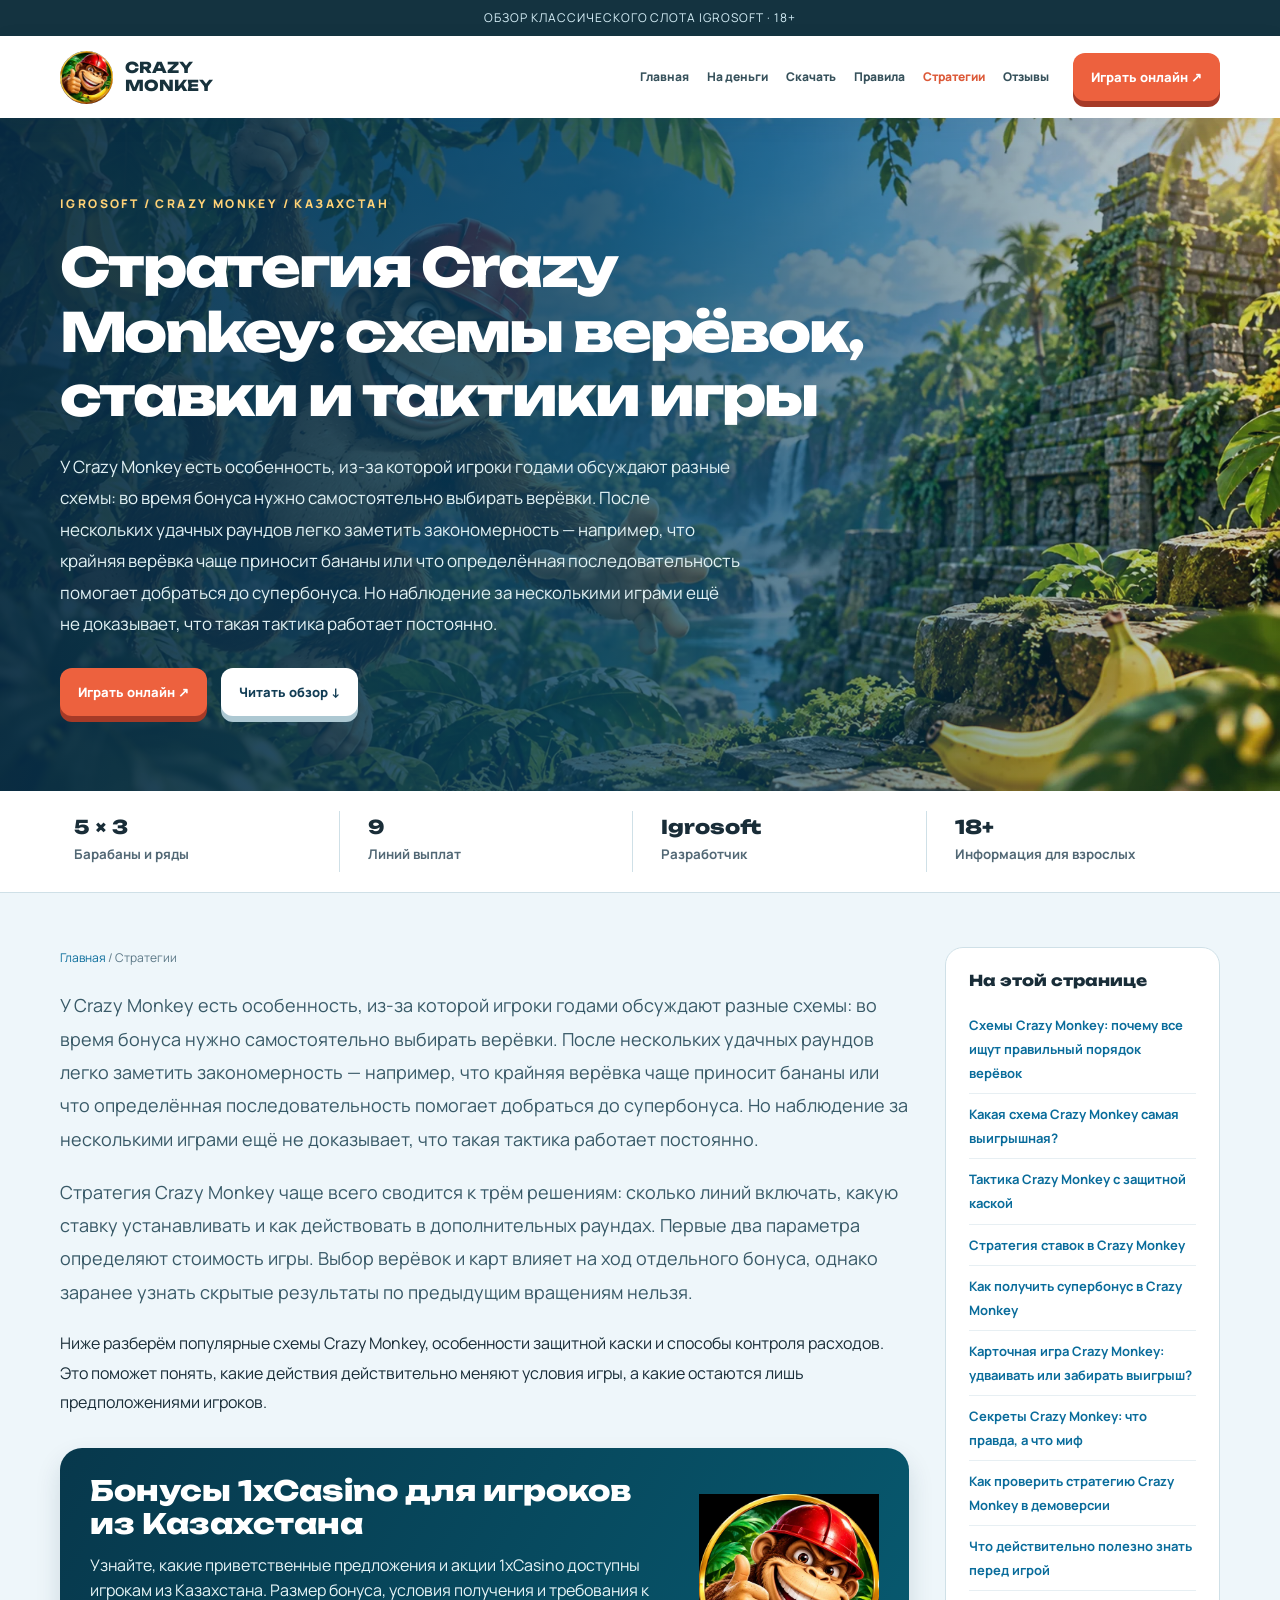
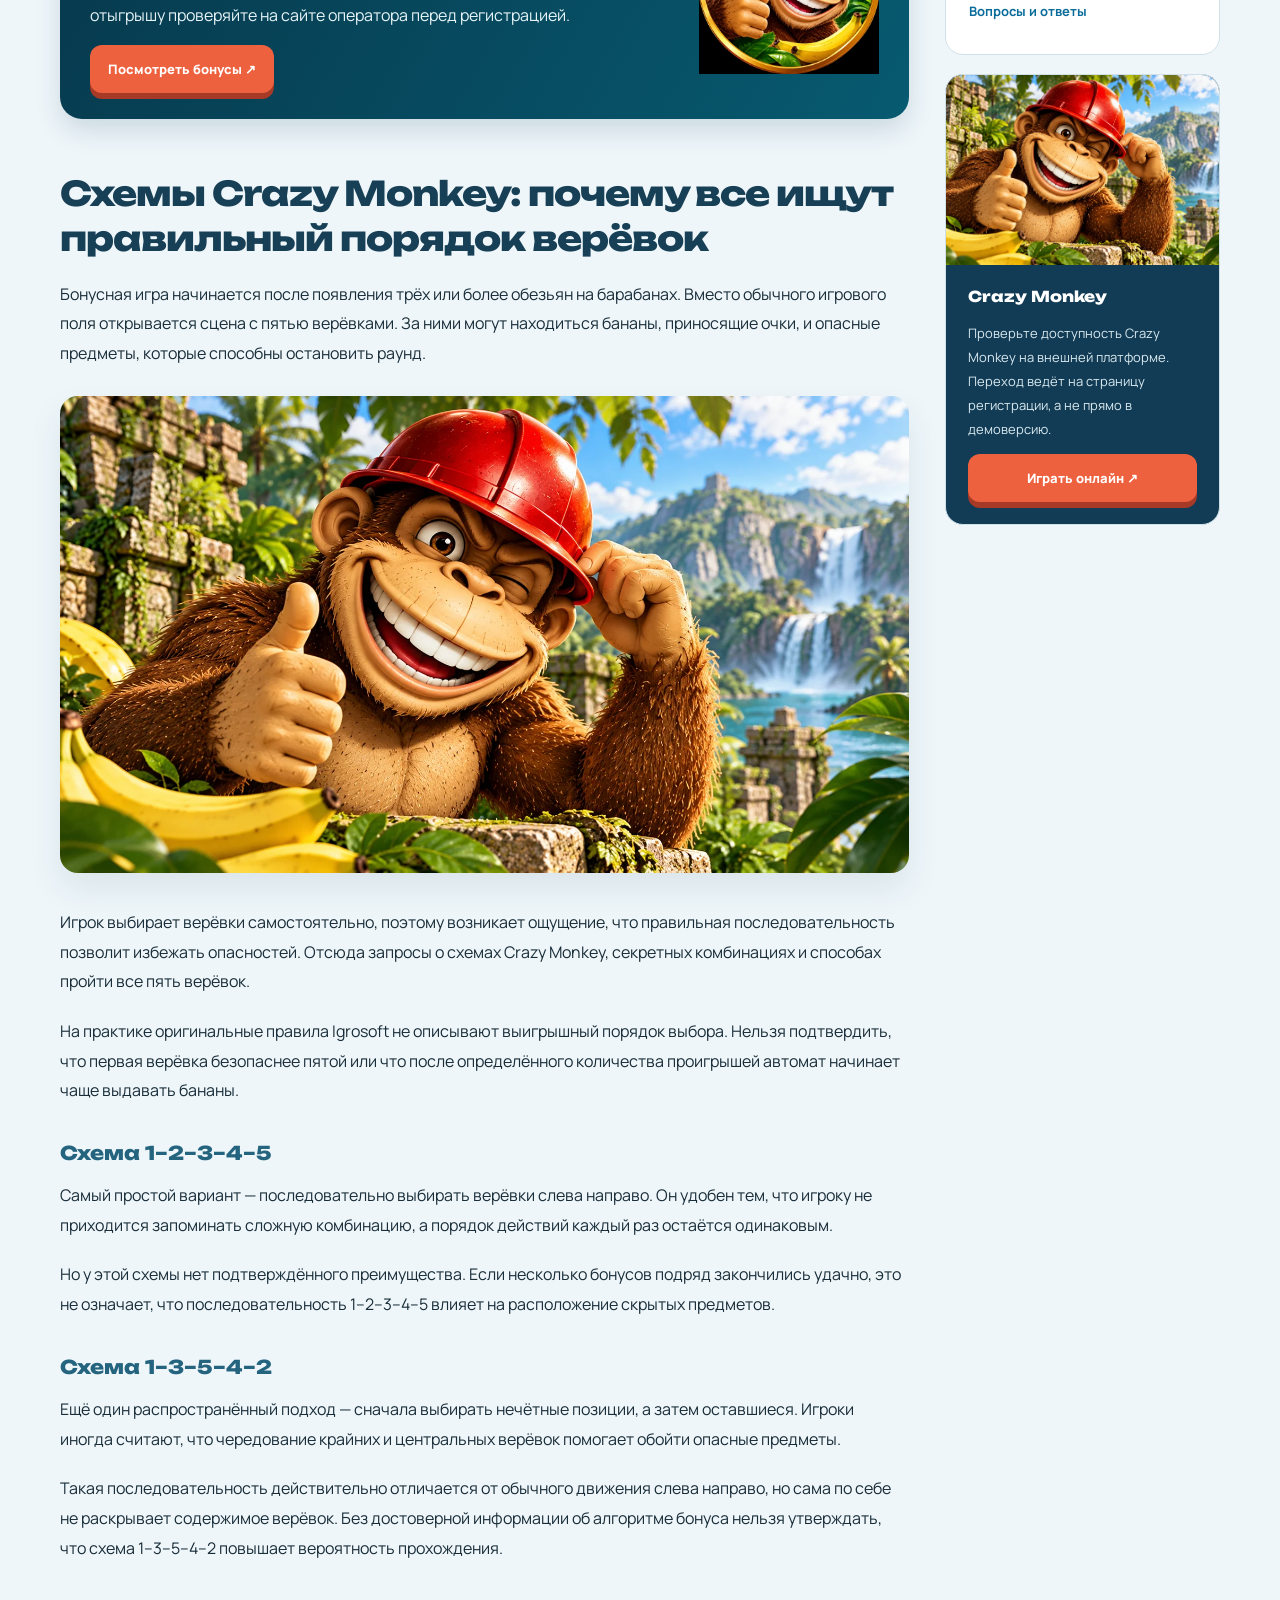
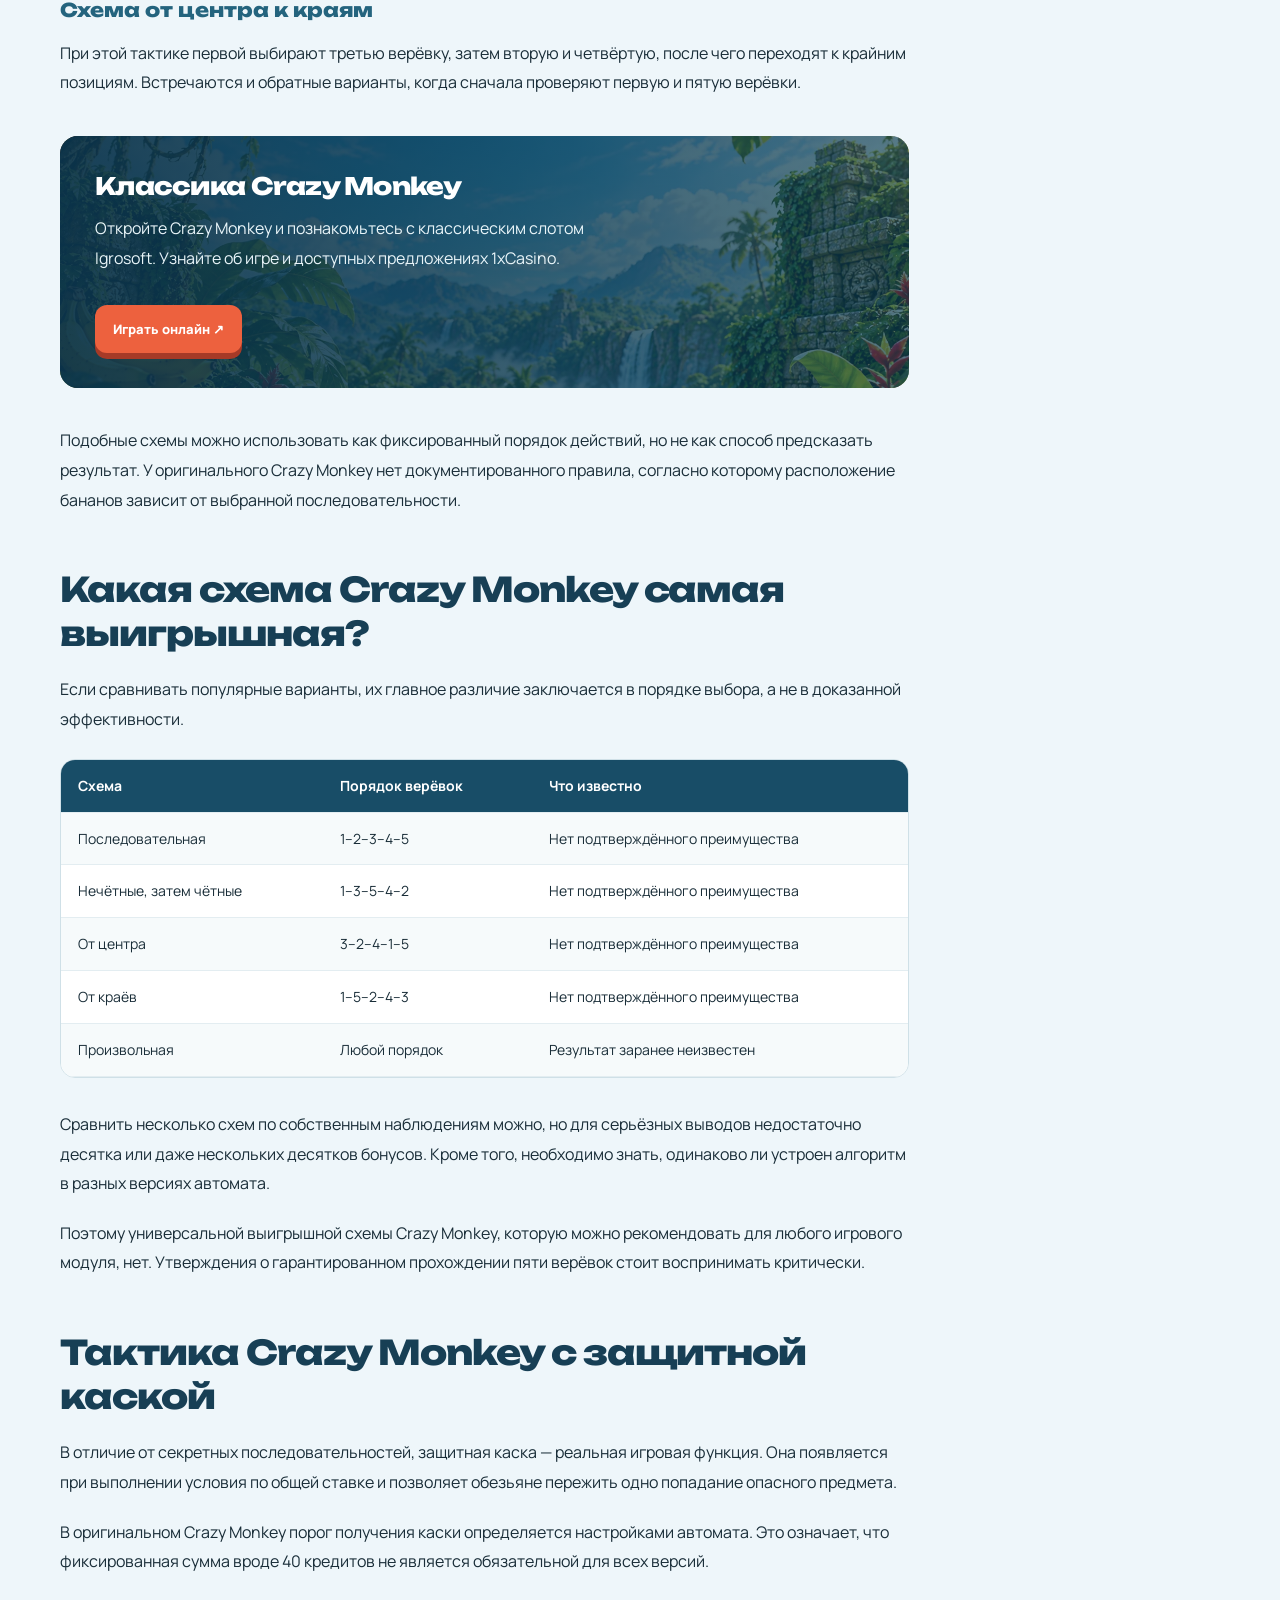
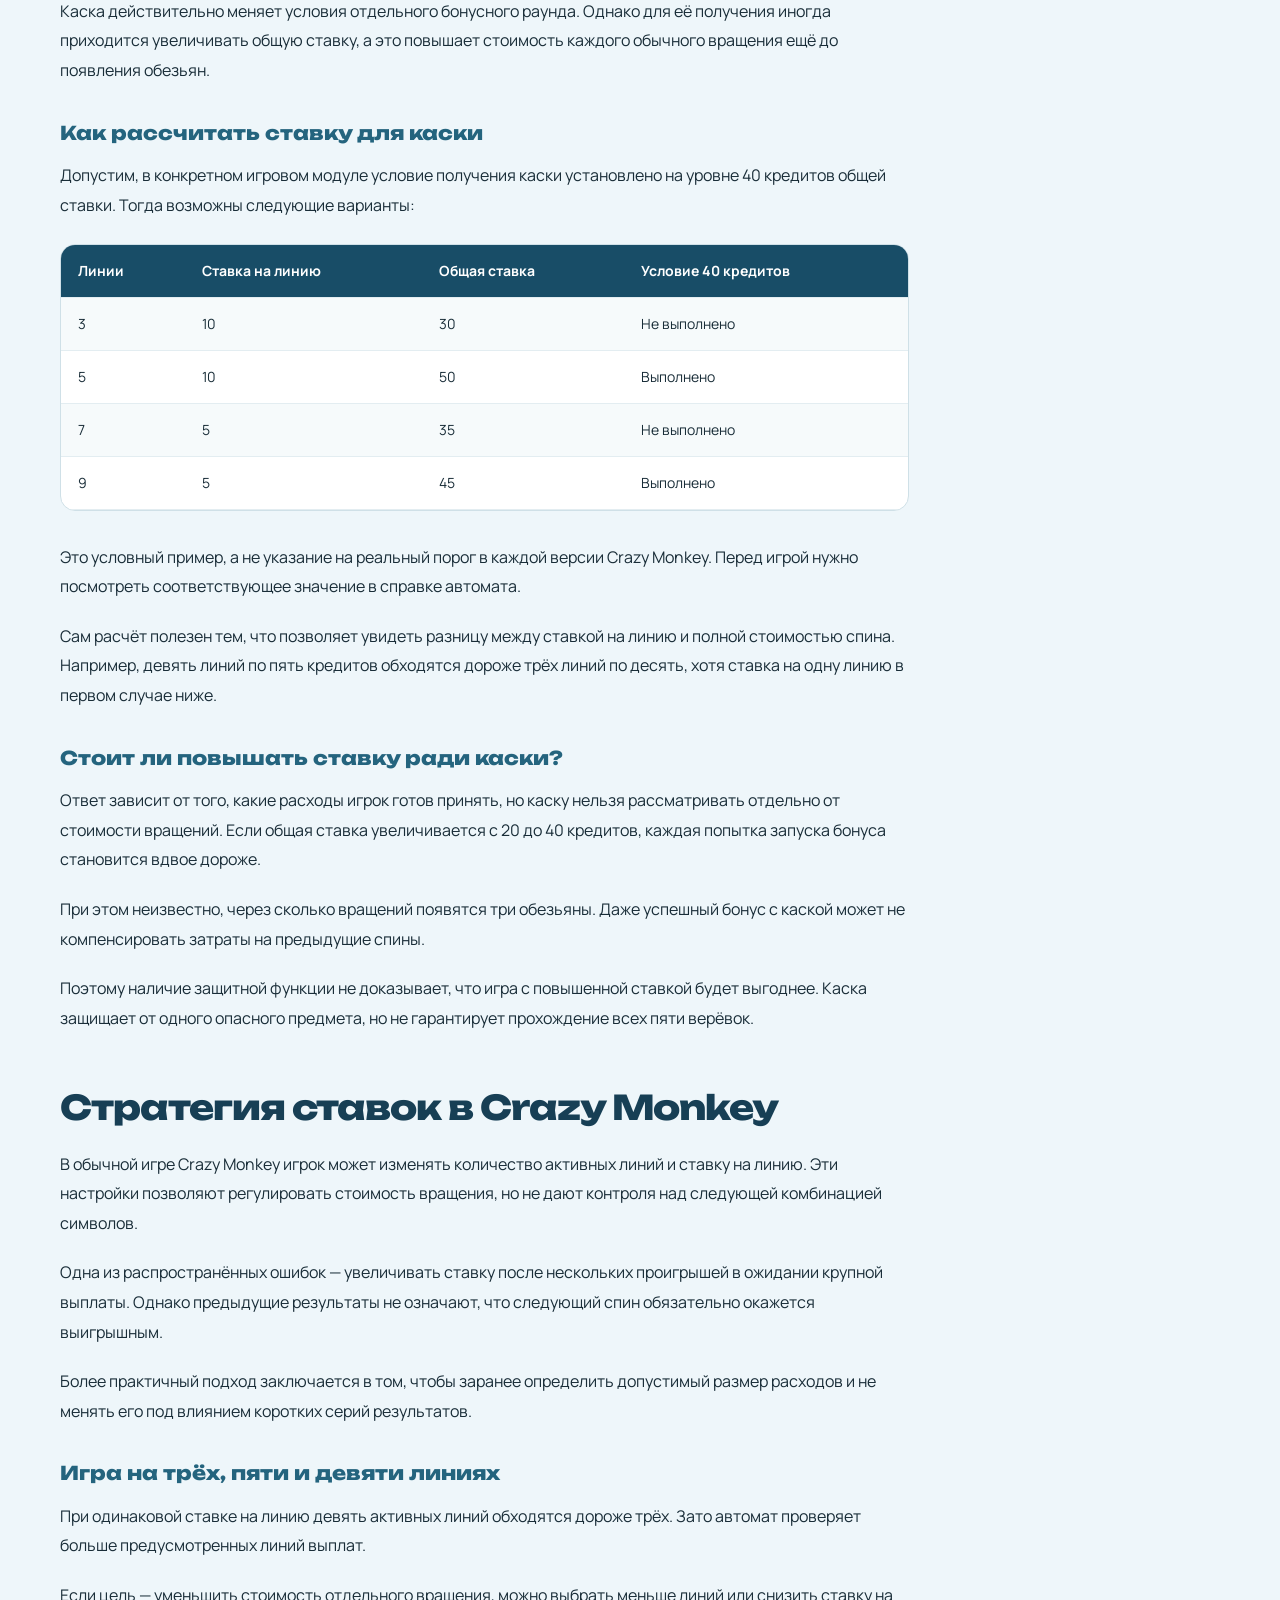
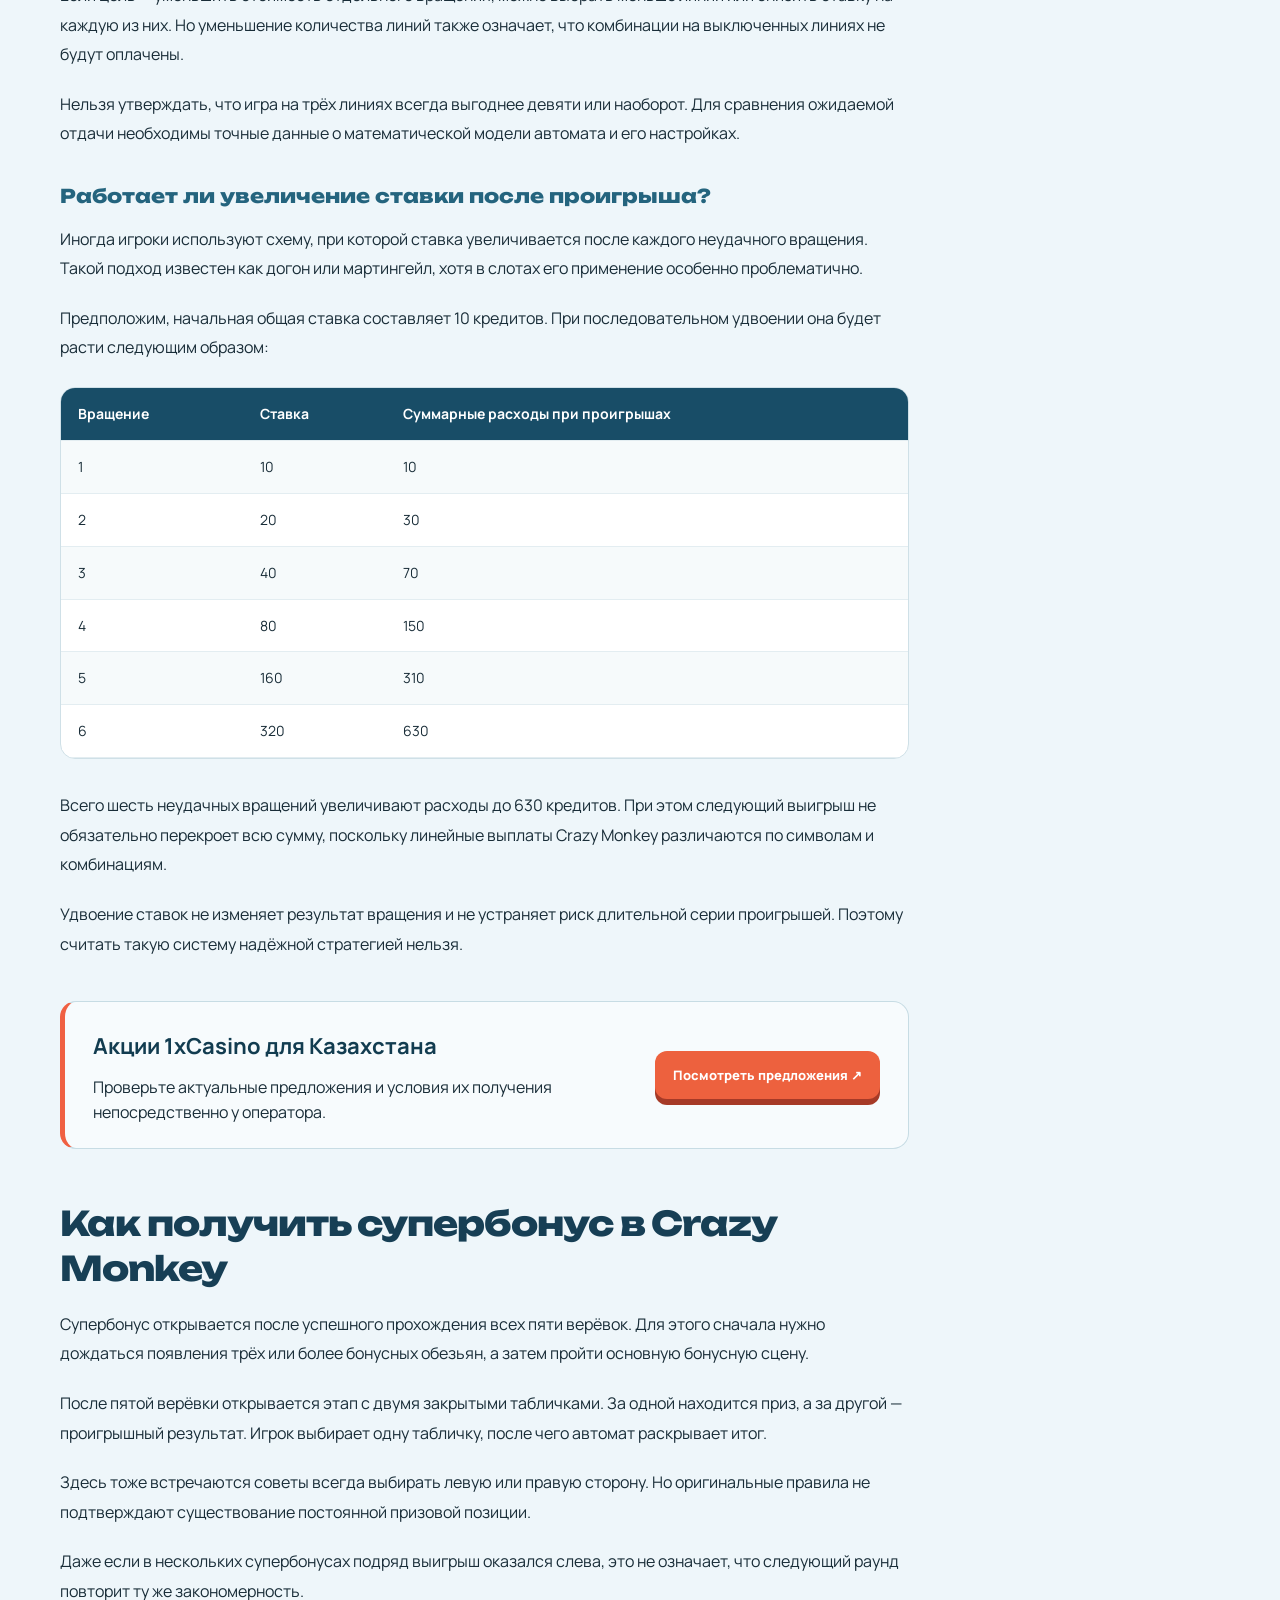
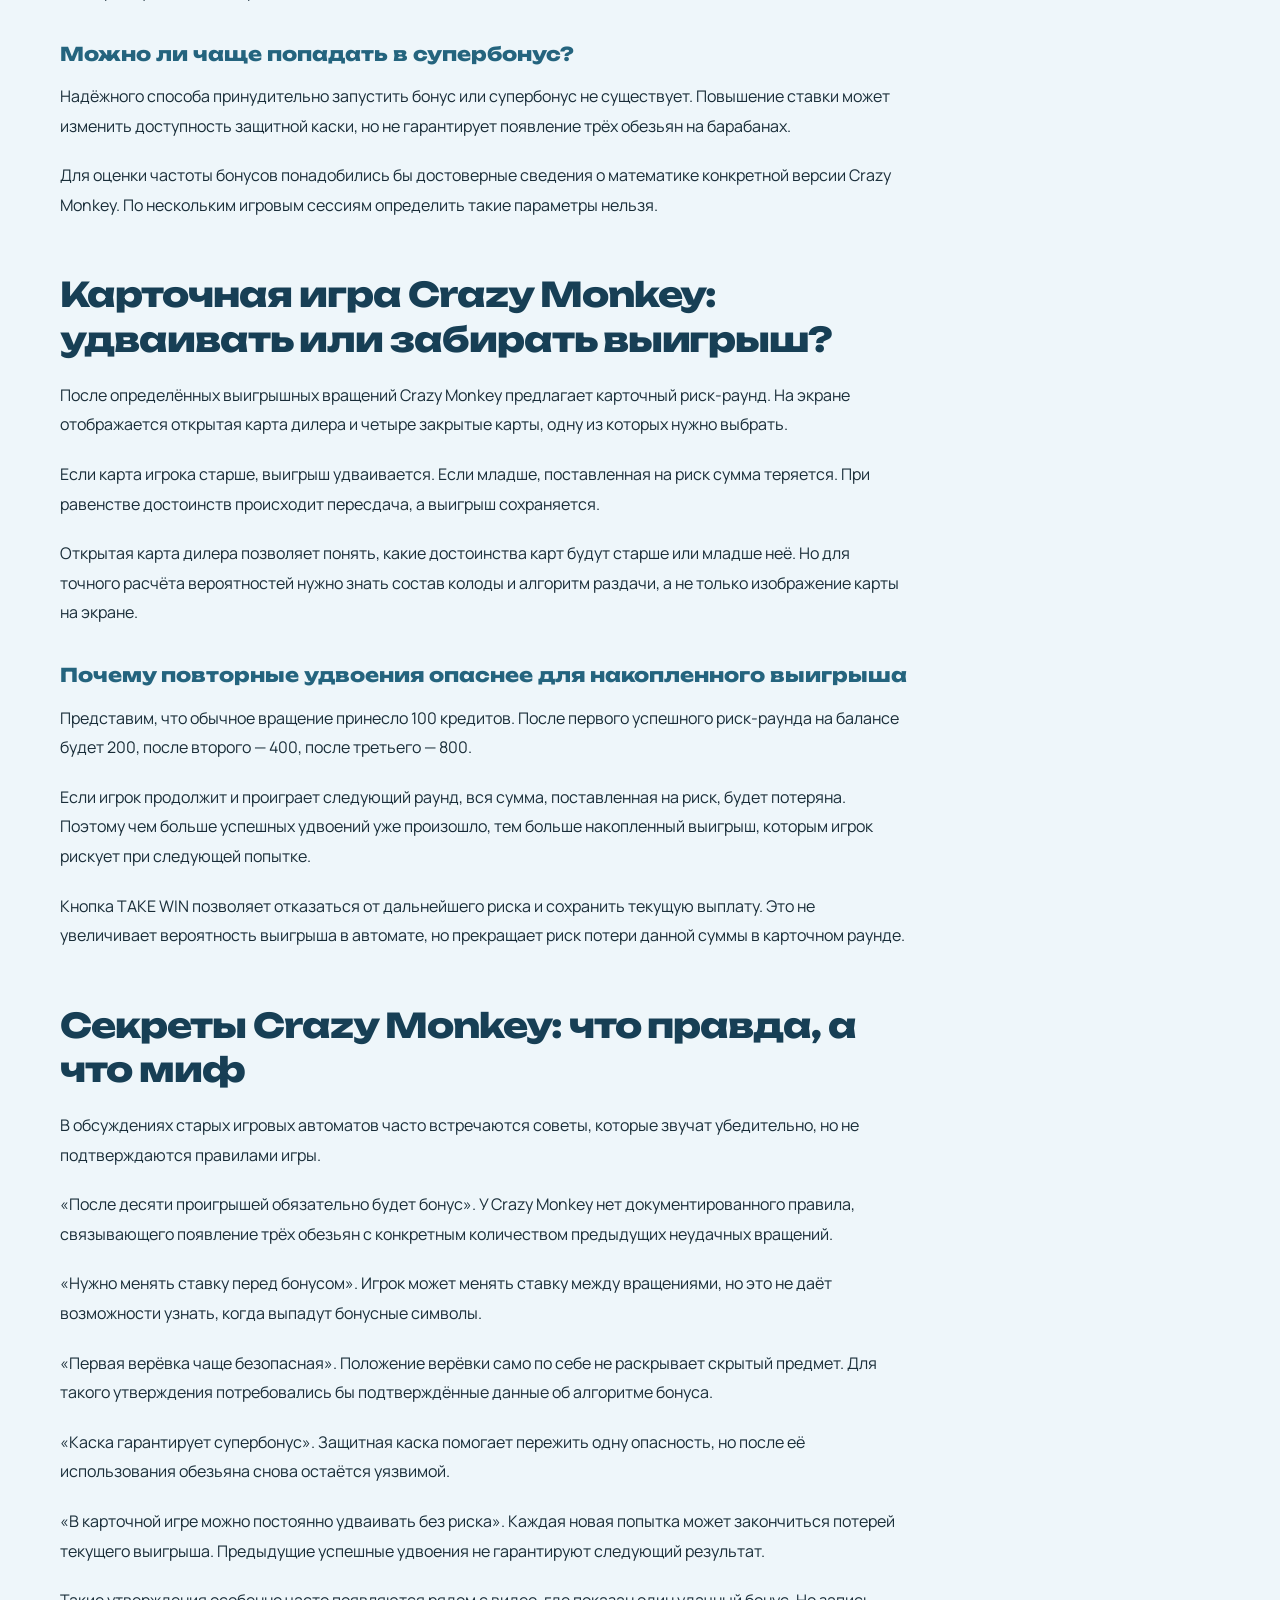
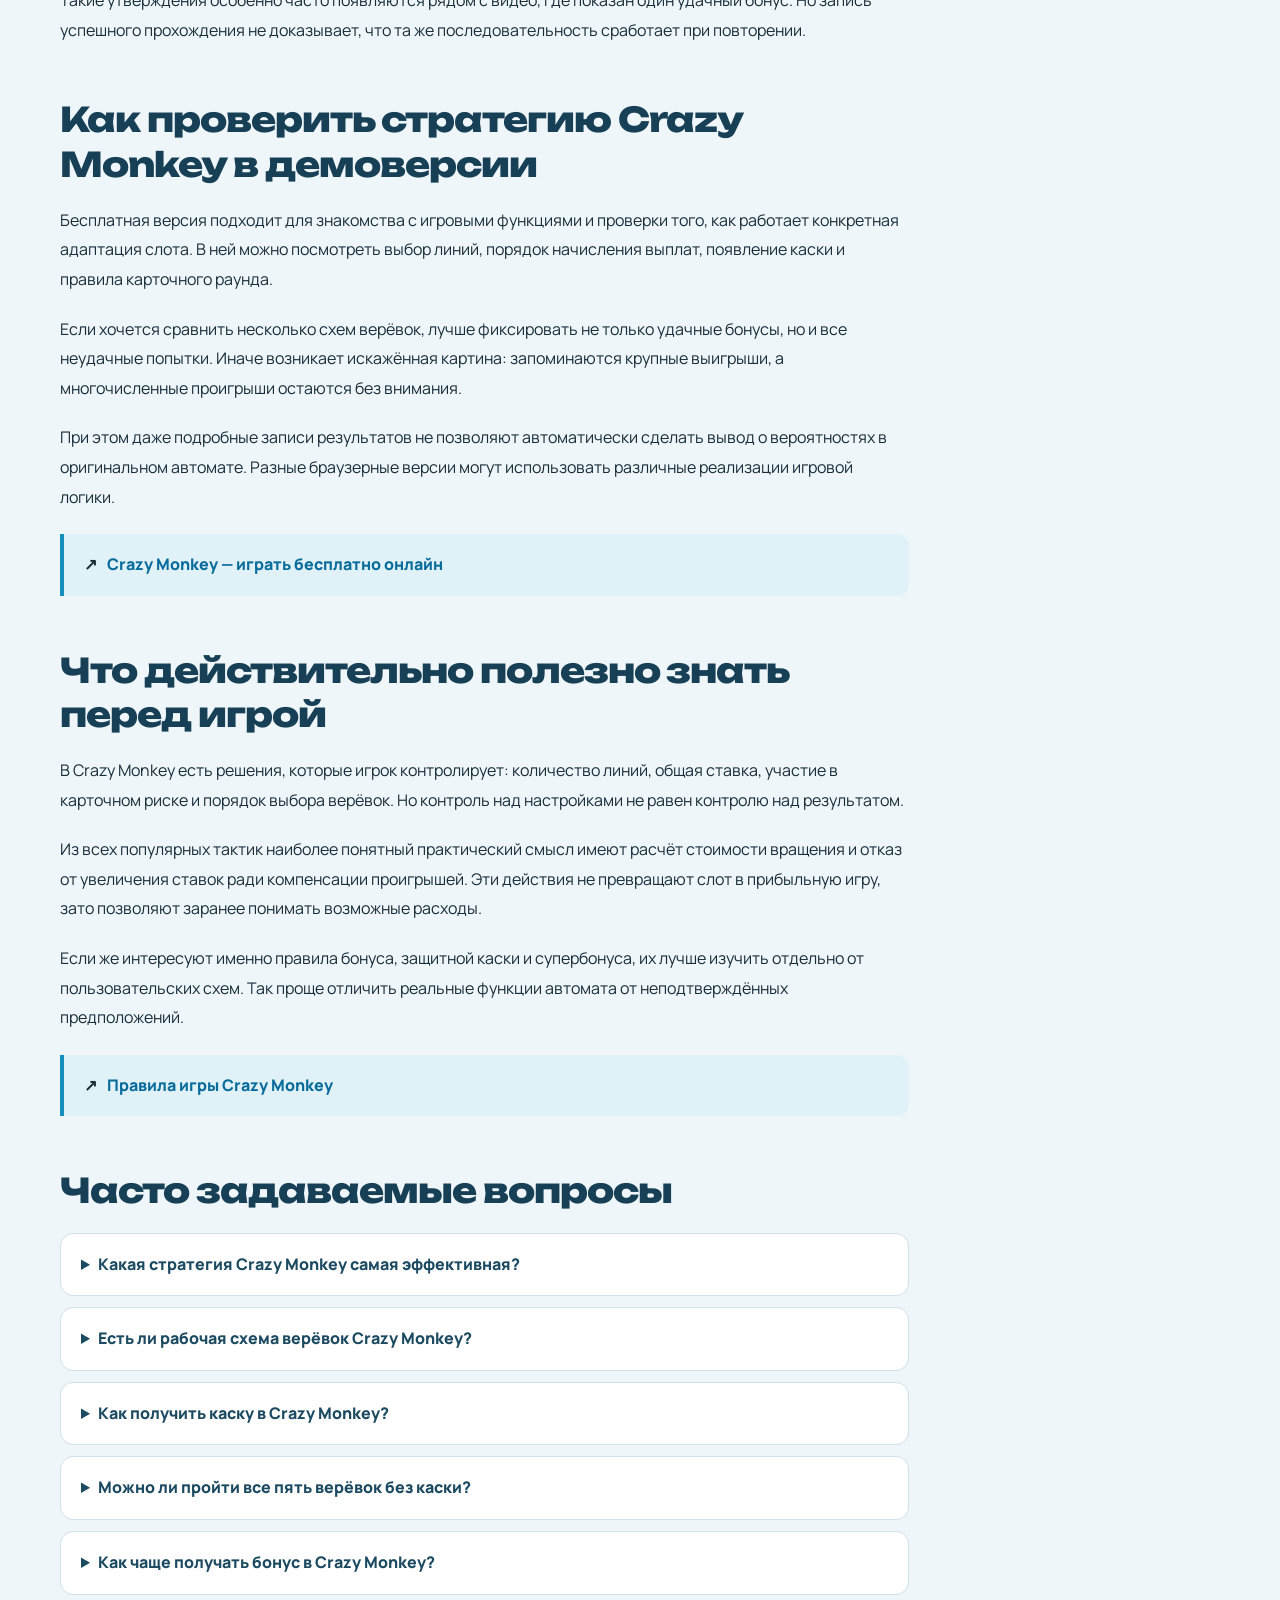
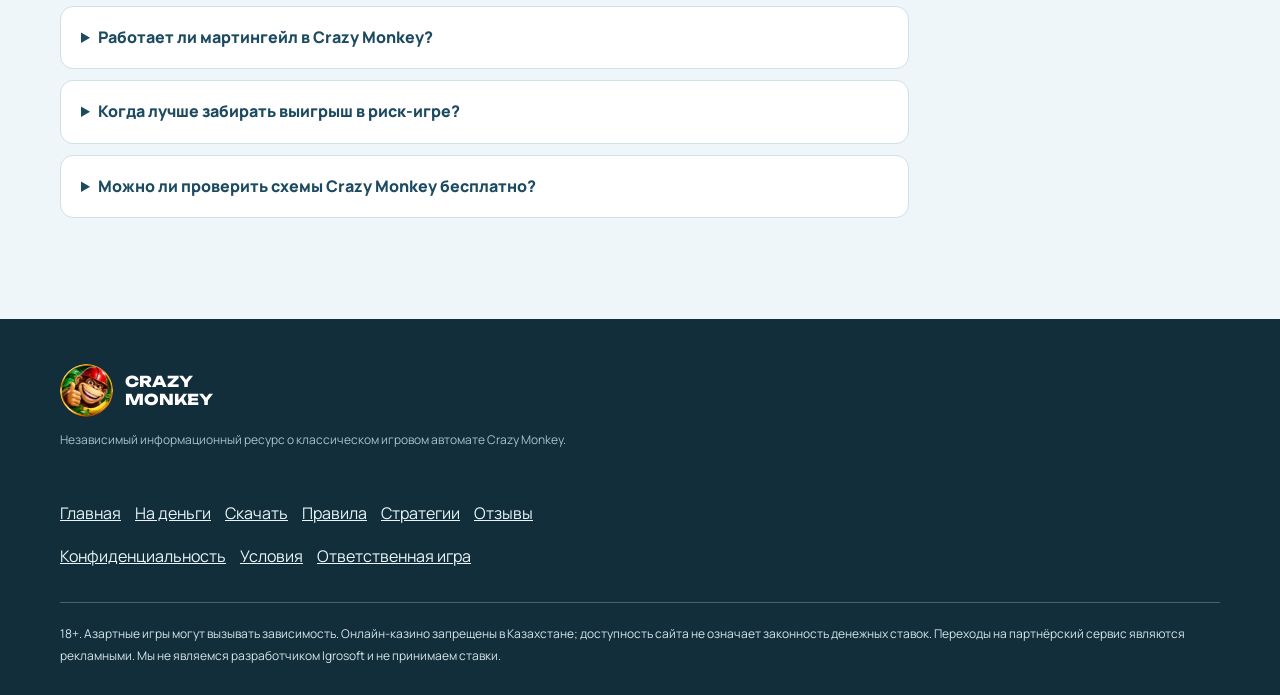
<file: strategiya/index.html>
<!DOCTYPE html>

<html lang="ru-KZ"><head><meta charset="utf-8"/><meta content="width=device-width,initial-scale=1" name="viewport"/><title>Стратегия Crazy Monkey — Схемы, Тактики и Секреты Игры</title><meta content="Стратегия игры Crazy Monkey: схемы выбора 5 верёвок, тактика ставок, защитная каска и карточное удвоение. Разбираем популярные способы игры и их ограничения." name="description"/><meta content="Wdlxi5m40RlZgPPE9A_rLJYuGJonHqpvLXz26h_4JN4" name="google-site-verification"/><meta content="index,follow,max-image-preview:large" name="robots"/><link href="https://slotcrazymonkey.com/strategiya/" rel="canonical"/><link href="/favicon.png" rel="icon" type="image/png"/><link as="image" href="/assets/hero.webp" rel="preload"/><link href="/assets/style.css" rel="stylesheet"/><meta content="website" property="og:type"/><meta content="ru_KZ" property="og:locale"/><meta content="Стратегия Crazy Monkey — Схемы, Тактики и Секреты Игры" property="og:title"/><meta content="Стратегия игры Crazy Monkey: схемы выбора 5 верёвок, тактика ставок, защитная каска и карточное удвоение. Разбираем популярные способы игры и их ограничения." property="og:description"/><meta content="https://slotcrazymonkey.com/strategiya/" property="og:url"/><meta content="https://slotcrazymonkey.com/assets/hero.webp" property="og:image"/><meta content="summary_large_image" name="twitter:card"/><script type="application/ld+json">{"@context": "https://schema.org", "@graph": [{"@type": "WebSite", "@id": "https://slotcrazymonkey.com/#website", "url": "https://slotcrazymonkey.com/", "name": "Crazy Monkey — игровой автомат Igrosoft", "inLanguage": "ru-KZ"}, {"@type": "WebPage", "@id": "https://slotcrazymonkey.com/strategiya/#webpage", "url": "https://slotcrazymonkey.com/strategiya/", "name": "Стратегия Crazy Monkey — Схемы, Тактики и Секреты Игры", "description": "Стратегия игры Crazy Monkey: схемы выбора 5 верёвок, тактика ставок, защитная каска и карточное удвоение. Разбираем популярные способы игры и их ограничения.", "inLanguage": "ru-KZ", "isPartOf": {"@id": "https://slotcrazymonkey.com/#website"}, "primaryImageOfPage": {"@type": "ImageObject", "url": "https://slotcrazymonkey.com/assets/hero.webp"}}, {"@type": "BreadcrumbList", "itemListElement": [{"@type": "ListItem", "position": 1, "name": "Главная", "item": "https://slotcrazymonkey.com/"}, {"@type": "ListItem", "position": 2, "name": "Стратегии", "item": "https://slotcrazymonkey.com/strategiya/"}]}]}</script></head><body><div class="topbar">ОБЗОР КЛАССИЧЕСКОГО СЛОТА IGROSOFT · 18+</div><header class="header"><div class="container head"><a class="brand" href="/"><img alt="Crazy Monkey" height="53" src="/assets/favicon.webp" width="53"/><span>CRAZY<br/>MONKEY</span></a><nav aria-label="Основная навигация" class="nav"><a class="" href="/">Главная</a><a class="" href="/na-dengi/">На деньги</a><a class="" href="/skachat/">Скачать</a><a class="" href="/pravila/">Правила</a><a class="active" href="/strategiya/">Стратегии</a><a class="" href="/otzyvy/">Отзывы</a></nav><a class="headcta" href="/go/" rel="nofollow sponsored">Играть онлайн ↗</a></div></header><main><section class="hero"><div class="container"><div class="eyebrow">Igrosoft / Crazy Monkey / Казахстан</div><h1>Стратегия Crazy Monkey: схемы верёвок, ставки и тактики игры</h1><p>У Crazy Monkey есть особенность, из-за которой игроки годами обсуждают разные схемы: во время бонуса нужно самостоятельно выбирать верёвки. После нескольких удачных раундов легко заметить закономерность — например, что крайняя верёвка чаще приносит бананы или что определённая последовательность помогает добраться до супербонуса. Но наблюдение за несколькими играми ещё не доказывает, что такая тактика работает постоянно.</p><div class="hero-actions"><a class="btn" href="/go/" rel="nofollow sponsored">Играть онлайн ↗</a><a class="btn secondary" href="#article">Читать обзор ↓</a></div></div></section><div class="info-strip"><div class="container strip"><div class="stat"><strong>5 × 3</strong><small>Барабаны и ряды</small></div><div class="stat"><strong>9</strong><small>Линий выплат</small></div><div class="stat"><strong>Igrosoft</strong><small>Разработчик</small></div><div class="stat"><strong>18+</strong><small>Информация для взрослых</small></div></div></div><div class="container layout" id="article"><article class="article"><div class="breadcrumbs"><a href="/">Главная</a> / Стратегии</div><p class="intro">У Crazy Monkey есть особенность, из-за которой игроки годами обсуждают разные схемы: во время бонуса нужно самостоятельно выбирать верёвки. После нескольких удачных раундов легко заметить закономерность — например, что крайняя верёвка чаще приносит бананы или что определённая последовательность помогает добраться до супербонуса. Но наблюдение за несколькими играми ещё не доказывает, что такая тактика работает постоянно.</p><p class="intro">Стратегия Crazy Monkey чаще всего сводится к трём решениям: сколько линий включать, какую ставку устанавливать и как действовать в дополнительных раундах. Первые два параметра определяют стоимость игры. Выбор верёвок и карт влияет на ход отдельного бонуса, однако заранее узнать скрытые результаты по предыдущим вращениям нельзя.</p><p class="">Ниже разберём популярные схемы Crazy Monkey, особенности защитной каски и способы контроля расходов. Это поможет понять, какие действия действительно меняют условия игры, а какие остаются лишь предположениями игроков.</p><div aria-label="Переход к Crazy Monkey" class="conversion-panel" role="region"><div><h3>Бонусы 1xCasino для игроков из Казахстана</h3><p>Узнайте, какие приветственные предложения и акции 1xCasino доступны игрокам из Казахстана. Размер бонуса, условия получения и требования к отыгрышу проверяйте на сайте оператора перед регистрацией.</p><a aria-label="Играть онлайн на внешней платформе" class="btn" href="/go/" rel="nofollow sponsored">Посмотреть бонусы ↗</a></div><img alt="Crazy Monkey — обезьяна в красной каске" decoding="async" height="180" loading="lazy" src="/assets/favicon.webp" width="180"/></div><section id="схемы-crazy-monkey-почему-все-ищут-правильныи-порядок-вере-вок"><h2>Схемы Crazy Monkey: почему все ищут правильный порядок верёвок</h2><p class="">Бонусная игра начинается после появления трёх или более обезьян на барабанах. Вместо обычного игрового поля открывается сцена с пятью верёвками. За ними могут находиться бананы, приносящие очки, и опасные предметы, которые способны остановить раунд.</p><figure class="feature-image"><img alt="Иллюстрация Crazy Monkey: Стратегии" height="900" loading="lazy" src="/assets/monkey.webp" width="1500"/></figure><p class="">Игрок выбирает верёвки самостоятельно, поэтому возникает ощущение, что правильная последовательность позволит избежать опасностей. Отсюда запросы о схемах Crazy Monkey, секретных комбинациях и способах пройти все пять верёвок.</p><p class="">На практике оригинальные правила Igrosoft не описывают выигрышный порядок выбора. Нельзя подтвердить, что первая верёвка безопаснее пятой или что после определённого количества проигрышей автомат начинает чаще выдавать бананы.</p><h3>Схема 1–2–3–4–5</h3><p class="">Самый простой вариант — последовательно выбирать верёвки слева направо. Он удобен тем, что игроку не приходится запоминать сложную комбинацию, а порядок действий каждый раз остаётся одинаковым.</p><p class="">Но у этой схемы нет подтверждённого преимущества. Если несколько бонусов подряд закончились удачно, это не означает, что последовательность 1–2–3–4–5 влияет на расположение скрытых предметов.</p><h3>Схема 1–3–5–4–2</h3><p class="">Ещё один распространённый подход — сначала выбирать нечётные позиции, а затем оставшиеся. Игроки иногда считают, что чередование крайних и центральных верёвок помогает обойти опасные предметы.</p><p class="">Такая последовательность действительно отличается от обычного движения слева направо, но сама по себе не раскрывает содержимое верёвок. Без достоверной информации об алгоритме бонуса нельзя утверждать, что схема 1–3–5–4–2 повышает вероятность прохождения.</p><h3>Схема от центра к краям</h3><p class="">При этой тактике первой выбирают третью верёвку, затем вторую и четвёртую, после чего переходят к крайним позициям. Встречаются и обратные варианты, когда сначала проверяют первую и пятую верёвки.</p><div class="visual-cta"><h2>Классика Crazy Monkey</h2><p>Откройте Crazy Monkey и познакомьтесь с классическим слотом Igrosoft. Узнайте об игре и доступных предложениях 1xCasino.</p><a class="btn" href="/go/" rel="nofollow sponsored">Играть онлайн ↗</a></div><p class="">Подобные схемы можно использовать как фиксированный порядок действий, но не как способ предсказать результат. У оригинального Crazy Monkey нет документированного правила, согласно которому расположение бананов зависит от выбранной последовательности.</p></section><section id="какая-схема-crazy-monkey-самая-выигрышная"><h2>Какая схема Crazy Monkey самая выигрышная?</h2><p class="">Если сравнивать популярные варианты, их главное различие заключается в порядке выбора, а не в доказанной эффективности.</p><div class="table-scroll"><table class="data-table"><tr><th>Схема</th><th>Порядок верёвок</th><th>Что известно</th></tr><tr><td>Последовательная</td><td>1–2–3–4–5</td><td>Нет подтверждённого преимущества</td></tr><tr><td>Нечётные, затем чётные</td><td>1–3–5–4–2</td><td>Нет подтверждённого преимущества</td></tr><tr><td>От центра</td><td>3–2–4–1–5</td><td>Нет подтверждённого преимущества</td></tr><tr><td>От краёв</td><td>1–5–2–4–3</td><td>Нет подтверждённого преимущества</td></tr><tr><td>Произвольная</td><td>Любой порядок</td><td>Результат заранее неизвестен</td></tr></table></div><p class="">Сравнить несколько схем по собственным наблюдениям можно, но для серьёзных выводов недостаточно десятка или даже нескольких десятков бонусов. Кроме того, необходимо знать, одинаково ли устроен алгоритм в разных версиях автомата.</p><p class="">Поэтому универсальной выигрышной схемы Crazy Monkey, которую можно рекомендовать для любого игрового модуля, нет. Утверждения о гарантированном прохождении пяти верёвок стоит воспринимать критически.</p></section><section id="тактика-crazy-monkey-с-защитнои-каскои"><h2>Тактика Crazy Monkey с защитной каской</h2><p class="">В отличие от секретных последовательностей, защитная каска — реальная игровая функция. Она появляется при выполнении условия по общей ставке и позволяет обезьяне пережить одно попадание опасного предмета.</p><p class="">В оригинальном Crazy Monkey порог получения каски определяется настройками автомата. Это означает, что фиксированная сумма вроде 40 кредитов не является обязательной для всех версий.</p><p class="">Каска действительно меняет условия отдельного бонусного раунда. Однако для её получения иногда приходится увеличивать общую ставку, а это повышает стоимость каждого обычного вращения ещё до появления обезьян.</p><h3>Как рассчитать ставку для каски</h3><p class="">Допустим, в конкретном игровом модуле условие получения каски установлено на уровне 40 кредитов общей ставки. Тогда возможны следующие варианты:</p><div class="table-scroll"><table class="data-table"><tr><th>Линии</th><th>Ставка на линию</th><th>Общая ставка</th><th>Условие 40 кредитов</th></tr><tr><td>3</td><td>10</td><td>30</td><td>Не выполнено</td></tr><tr><td>5</td><td>10</td><td>50</td><td>Выполнено</td></tr><tr><td>7</td><td>5</td><td>35</td><td>Не выполнено</td></tr><tr><td>9</td><td>5</td><td>45</td><td>Выполнено</td></tr></table></div><p class="">Это условный пример, а не указание на реальный порог в каждой версии Crazy Monkey. Перед игрой нужно посмотреть соответствующее значение в справке автомата.</p><p class="">Сам расчёт полезен тем, что позволяет увидеть разницу между ставкой на линию и полной стоимостью спина. Например, девять линий по пять кредитов обходятся дороже трёх линий по десять, хотя ставка на одну линию в первом случае ниже.</p><h3>Стоит ли повышать ставку ради каски?</h3><p class="">Ответ зависит от того, какие расходы игрок готов принять, но каску нельзя рассматривать отдельно от стоимости вращений. Если общая ставка увеличивается с 20 до 40 кредитов, каждая попытка запуска бонуса становится вдвое дороже.</p><p class="">При этом неизвестно, через сколько вращений появятся три обезьяны. Даже успешный бонус с каской может не компенсировать затраты на предыдущие спины.</p><p class="">Поэтому наличие защитной функции не доказывает, что игра с повышенной ставкой будет выгоднее. Каска защищает от одного опасного предмета, но не гарантирует прохождение всех пяти верёвок.</p></section><section id="стратегия-ставок-в-crazy-monkey"><h2>Стратегия ставок в Crazy Monkey</h2><p class="">В обычной игре Crazy Monkey игрок может изменять количество активных линий и ставку на линию. Эти настройки позволяют регулировать стоимость вращения, но не дают контроля над следующей комбинацией символов.</p><p class="">Одна из распространённых ошибок — увеличивать ставку после нескольких проигрышей в ожидании крупной выплаты. Однако предыдущие результаты не означают, что следующий спин обязательно окажется выигрышным.</p><p class="">Более практичный подход заключается в том, чтобы заранее определить допустимый размер расходов и не менять его под влиянием коротких серий результатов.</p><h3>Игра на трёх, пяти и девяти линиях</h3><p class="">При одинаковой ставке на линию девять активных линий обходятся дороже трёх. Зато автомат проверяет больше предусмотренных линий выплат.</p><p class="">Если цель — уменьшить стоимость отдельного вращения, можно выбрать меньше линий или снизить ставку на каждую из них. Но уменьшение количества линий также означает, что комбинации на выключенных линиях не будут оплачены.</p><p class="">Нельзя утверждать, что игра на трёх линиях всегда выгоднее девяти или наоборот. Для сравнения ожидаемой отдачи необходимы точные данные о математической модели автомата и его настройках.</p><h3>Работает ли увеличение ставки после проигрыша?</h3><p class="">Иногда игроки используют схему, при которой ставка увеличивается после каждого неудачного вращения. Такой подход известен как догон или мартингейл, хотя в слотах его применение особенно проблематично.</p><p class="">Предположим, начальная общая ставка составляет 10 кредитов. При последовательном удвоении она будет расти следующим образом:</p><div class="table-scroll"><table class="data-table"><tr><th>Вращение</th><th>Ставка</th><th>Суммарные расходы при проигрышах</th></tr><tr><td>1</td><td>10</td><td>10</td></tr><tr><td>2</td><td>20</td><td>30</td></tr><tr><td>3</td><td>40</td><td>70</td></tr><tr><td>4</td><td>80</td><td>150</td></tr><tr><td>5</td><td>160</td><td>310</td></tr><tr><td>6</td><td>320</td><td>630</td></tr></table></div><p class="">Всего шесть неудачных вращений увеличивают расходы до 630 кредитов. При этом следующий выигрыш не обязательно перекроет всю сумму, поскольку линейные выплаты Crazy Monkey различаются по символам и комбинациям.</p><p class="">Удвоение ставок не изменяет результат вращения и не устраняет риск длительной серии проигрышей. Поэтому считать такую систему надёжной стратегией нельзя.</p></section><section id="как-получить-супербонус-в-crazy-monkey"><section class="bonus-inline"><div><strong>Акции 1xCasino для Казахстана</strong><p>Проверьте актуальные предложения и условия их получения непосредственно у оператора.</p></div><a class="btn" href="/go/" rel="nofollow sponsored">Посмотреть предложения ↗</a></section><h2>Как получить супербонус в Crazy Monkey</h2><p class="">Супербонус открывается после успешного прохождения всех пяти верёвок. Для этого сначала нужно дождаться появления трёх или более бонусных обезьян, а затем пройти основную бонусную сцену.</p><p class="">После пятой верёвки открывается этап с двумя закрытыми табличками. За одной находится приз, а за другой — проигрышный результат. Игрок выбирает одну табличку, после чего автомат раскрывает итог.</p><p class="">Здесь тоже встречаются советы всегда выбирать левую или правую сторону. Но оригинальные правила не подтверждают существование постоянной призовой позиции.</p><p class="">Даже если в нескольких супербонусах подряд выигрыш оказался слева, это не означает, что следующий раунд повторит ту же закономерность.</p><h3>Можно ли чаще попадать в супербонус?</h3><p class="">Надёжного способа принудительно запустить бонус или супербонус не существует. Повышение ставки может изменить доступность защитной каски, но не гарантирует появление трёх обезьян на барабанах.</p><p class="">Для оценки частоты бонусов понадобились бы достоверные сведения о математике конкретной версии Crazy Monkey. По нескольким игровым сессиям определить такие параметры нельзя.</p></section><section id="карточная-игра-crazy-monkey-удваивать-или-забирать-выигрыш"><h2>Карточная игра Crazy Monkey: удваивать или забирать выигрыш?</h2><p class="">После определённых выигрышных вращений Crazy Monkey предлагает карточный риск-раунд. На экране отображается открытая карта дилера и четыре закрытые карты, одну из которых нужно выбрать.</p><p class="">Если карта игрока старше, выигрыш удваивается. Если младше, поставленная на риск сумма теряется. При равенстве достоинств происходит пересдача, а выигрыш сохраняется.</p><p class="">Открытая карта дилера позволяет понять, какие достоинства карт будут старше или младше неё. Но для точного расчёта вероятностей нужно знать состав колоды и алгоритм раздачи, а не только изображение карты на экране.</p><h3>Почему повторные удвоения опаснее для накопленного выигрыша</h3><p class="">Представим, что обычное вращение принесло 100 кредитов. После первого успешного риск-раунда на балансе будет 200, после второго — 400, после третьего — 800.</p><p class="">Если игрок продолжит и проиграет следующий раунд, вся сумма, поставленная на риск, будет потеряна. Поэтому чем больше успешных удвоений уже произошло, тем больше накопленный выигрыш, которым игрок рискует при следующей попытке.</p><p class="">Кнопка TAKE WIN позволяет отказаться от дальнейшего риска и сохранить текущую выплату. Это не увеличивает вероятность выигрыша в автомате, но прекращает риск потери данной суммы в карточном раунде.</p></section><section id="секреты-crazy-monkey-что-правда-а-что-миф"><h2>Секреты Crazy Monkey: что правда, а что миф</h2><p class="">В обсуждениях старых игровых автоматов часто встречаются советы, которые звучат убедительно, но не подтверждаются правилами игры.</p><p class="">«После десяти проигрышей обязательно будет бонус». У Crazy Monkey нет документированного правила, связывающего появление трёх обезьян с конкретным количеством предыдущих неудачных вращений.</p><p class="">«Нужно менять ставку перед бонусом». Игрок может менять ставку между вращениями, но это не даёт возможности узнать, когда выпадут бонусные символы.</p><p class="">«Первая верёвка чаще безопасная». Положение верёвки само по себе не раскрывает скрытый предмет. Для такого утверждения потребовались бы подтверждённые данные об алгоритме бонуса.</p><p class="">«Каска гарантирует супербонус». Защитная каска помогает пережить одну опасность, но после её использования обезьяна снова остаётся уязвимой.</p><p class="">«В карточной игре можно постоянно удваивать без риска». Каждая новая попытка может закончиться потерей текущего выигрыша. Предыдущие успешные удвоения не гарантируют следующий результат.</p><p class="">Такие утверждения особенно часто появляются рядом с видео, где показан один удачный бонус. Но запись успешного прохождения не доказывает, что та же последовательность сработает при повторении.</p></section><section id="как-проверить-стратегию-crazy-monkey-в-демоверсии"><h2>Как проверить стратегию Crazy Monkey в демоверсии</h2><p class="">Бесплатная версия подходит для знакомства с игровыми функциями и проверки того, как работает конкретная адаптация слота. В ней можно посмотреть выбор линий, порядок начисления выплат, появление каски и правила карточного раунда.</p><p class="">Если хочется сравнить несколько схем верёвок, лучше фиксировать не только удачные бонусы, но и все неудачные попытки. Иначе возникает искажённая картина: запоминаются крупные выигрыши, а многочисленные проигрыши остаются без внимания.</p><p class="">При этом даже подробные записи результатов не позволяют автоматически сделать вывод о вероятностях в оригинальном автомате. Разные браузерные версии могут использовать различные реализации игровой логики.</p><div class="crosslink">↗ <a href="/">Crazy Monkey — играть бесплатно онлайн</a></div></section><section id="что-деи-ствительно-полезно-знать-перед-игрои"><h2>Что действительно полезно знать перед игрой</h2><p class="">В Crazy Monkey есть решения, которые игрок контролирует: количество линий, общая ставка, участие в карточном риске и порядок выбора верёвок. Но контроль над настройками не равен контролю над результатом.</p><p class="">Из всех популярных тактик наиболее понятный практический смысл имеют расчёт стоимости вращения и отказ от увеличения ставок ради компенсации проигрышей. Эти действия не превращают слот в прибыльную игру, зато позволяют заранее понимать возможные расходы.</p><p class="">Если же интересуют именно правила бонуса, защитной каски и супербонуса, их лучше изучить отдельно от пользовательских схем. Так проще отличить реальные функции автомата от неподтверждённых предположений.</p><div class="crosslink">↗ <a href="/pravila/">Правила игры Crazy Monkey</a></div></section><section class="faq" id="faq"><h2>Часто задаваемые вопросы</h2><details><summary>Какая стратегия Crazy Monkey самая эффективная?</summary><p>Подтверждённой стратегии, гарантирующей выигрыш, нет. Игрок может управлять ставками и выбирать верёвки, но не может достоверно предсказать результаты вращений и скрытые предметы в бонусе.</p></details><details><summary>Есть ли рабочая схема верёвок Crazy Monkey?</summary><p>Популярны последовательности 1–2–3–4–5, 1–3–5–4–2 и другие варианты. Однако оригинальные правила не подтверждают, что какая-либо из них повышает вероятность прохождения бонуса.</p></details><details><summary>Как получить каску в Crazy Monkey?</summary><p>Нужно выполнить условие по общей ставке, установленное в конкретной версии автомата. Порог может различаться, поэтому его следует проверять в справке игрового модуля.</p></details><details><summary>Можно ли пройти все пять верёвок без каски?</summary><p>Да, если выбранные верёвки не приводят к завершению бонуса. Однако заранее определить безопасную последовательность по расположению верёвок нельзя.</p></details><details><summary>Как чаще получать бонус в Crazy Monkey?</summary><p>Документированного способа увеличить частоту появления трёх обезьян за счёт определённой последовательности ставок или вращений нет.</p></details><details><summary>Работает ли мартингейл в Crazy Monkey?</summary><p>Увеличение ставок после проигрышей не гарантирует компенсацию расходов. В слотах выплаты различаются по комбинациям, а последовательное удвоение быстро увеличивает необходимый баланс.</p></details><details><summary>Когда лучше забирать выигрыш в риск-игре?</summary><p>Это решение зависит от допустимого риска. Отказ от следующего удвоения позволяет сохранить текущую выплату, тогда как продолжение может привести к её полной потере.</p></details><details><summary>Можно ли проверить схемы Crazy Monkey бесплатно?</summary><p>Да, при наличии совместимой демоверсии можно попробовать разные последовательности верёвок и настройки ставок без денежных расходов. Однако результаты таких экспериментов не доказывают существование выигрышной схемы.</p></details></section></article><aside class="aside"><div class="aside-box toc"><h2>На этой странице</h2><a href="#схемы-crazy-monkey-почему-все-ищут-правильныи-порядок-вере-вок">Схемы Crazy Monkey: почему все ищут правильный порядок верёвок</a><a href="#какая-схема-crazy-monkey-самая-выигрышная">Какая схема Crazy Monkey самая выигрышная?</a><a href="#тактика-crazy-monkey-с-защитнои-каскои">Тактика Crazy Monkey с защитной каской</a><a href="#стратегия-ставок-в-crazy-monkey">Стратегия ставок в Crazy Monkey</a><a href="#как-получить-супербонус-в-crazy-monkey">Как получить супербонус в Crazy Monkey</a><a href="#карточная-игра-crazy-monkey-удваивать-или-забирать-выигрыш">Карточная игра Crazy Monkey: удваивать или забирать выигрыш?</a><a href="#секреты-crazy-monkey-что-правда-а-что-миф">Секреты Crazy Monkey: что правда, а что миф</a><a href="#как-проверить-стратегию-crazy-monkey-в-демоверсии">Как проверить стратегию Crazy Monkey в демоверсии</a><a href="#что-деи-ствительно-полезно-знать-перед-игрои">Что действительно полезно знать перед игрой</a><a href="#faq">Вопросы и ответы</a></div><div class="aside-box aside-promo"><img alt="Обезьяна Crazy Monkey в красной каске" height="360" loading="lazy" src="/assets/monkey.webp" width="500"/><div class="inside"><h2>Crazy Monkey</h2><p>Проверьте доступность Crazy Monkey на внешней платформе. Переход ведёт на страницу регистрации, а не прямо в демоверсию.</p><a class="btn" href="/go/" rel="nofollow sponsored">Играть онлайн ↗</a></div></div></aside></div></main><footer class="footer"><div class="container"><div class="footer-grid"><div><a class="brand" href="/"><img alt="Crazy Monkey" height="53" src="/assets/favicon.webp" width="53"/><span>CRAZY<br/>MONKEY</span></a><p>Независимый информационный ресурс о классическом игровом автомате Crazy Monkey.</p></div><nav><a class="" href="/">Главная</a><a class="" href="/na-dengi/">На деньги</a><a class="" href="/skachat/">Скачать</a><a class="" href="/pravila/">Правила</a><a class="active" href="/strategiya/">Стратегии</a><a class="" href="/otzyvy/">Отзывы</a><a href="/privacy/">Конфиденциальность</a><a href="/terms/">Условия</a><a href="/responsible-gaming/">Ответственная игра</a></nav></div><div class="legal">18+. Азартные игры могут вызывать зависимость. Онлайн-казино запрещены в Казахстане; доступность сайта не означает законность денежных ставок. Переходы на партнёрский сервис являются рекламными. Мы не являемся разработчиком Igrosoft и не принимаем ставки.</div></div></footer></body></html>
</file>
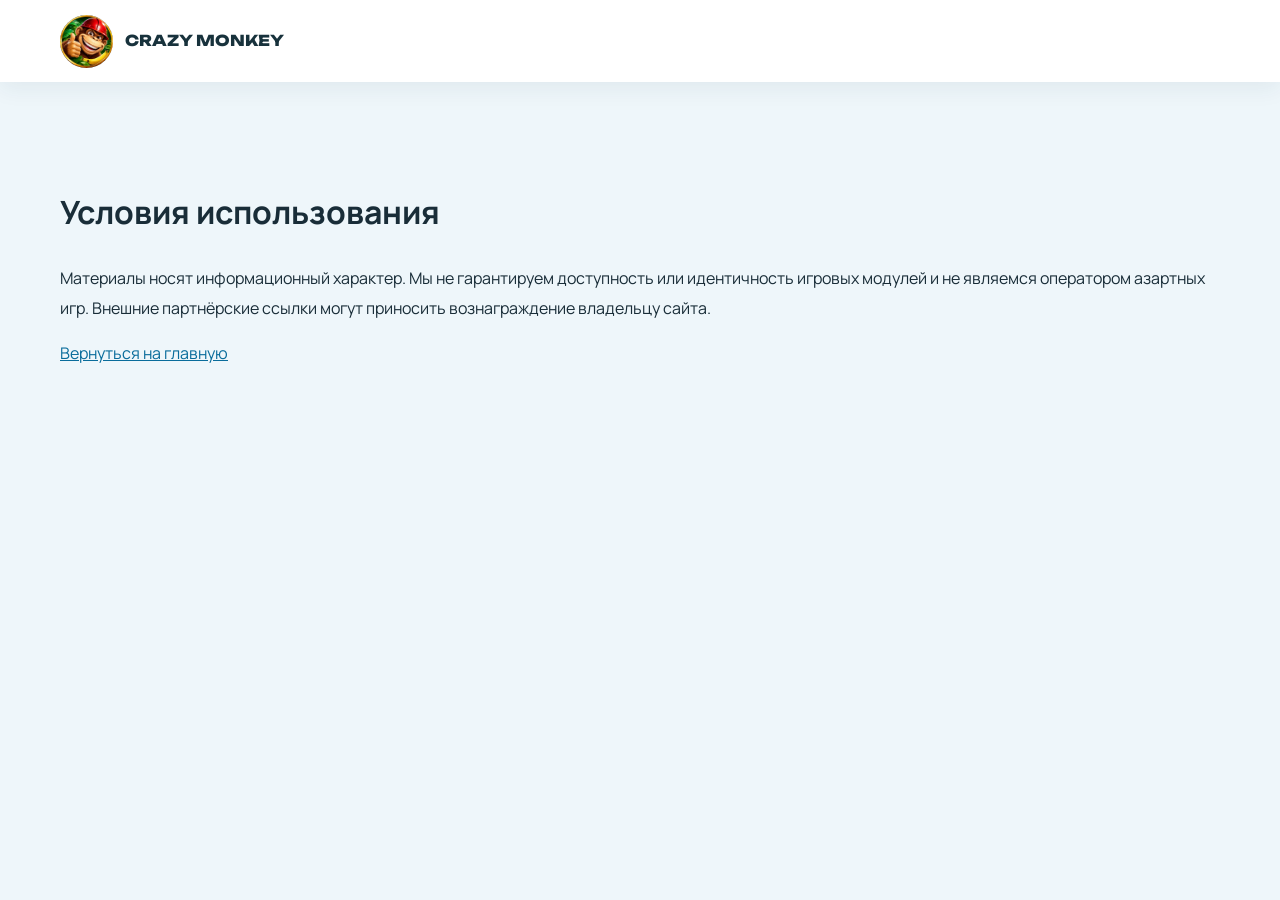
<file: terms/index.html>
<!DOCTYPE html>
<html lang="ru-KZ"><head><meta charset="utf-8"/><meta content="width=device-width,initial-scale=1" name="viewport"/><title>Условия использования — Crazy Monkey</title><meta content="noindex,follow" name="robots"/><link href="https://slotcrazymonkey.com/terms/" rel="canonical"/><link href="/assets/style.css" rel="stylesheet"/></head><body><header class="header"><div class="container head"><a class="brand" href="/"><img alt="Crazy Monkey" height="53" src="/assets/favicon.webp" width="53"/><span>CRAZY MONKEY</span></a></div></header><main class="container" style="padding:80px 0;min-height:65vh"><h1>Условия использования</h1><p>Материалы носят информационный характер. Мы не гарантируем доступность или идентичность игровых модулей и не являемся оператором азартных игр. Внешние партнёрские ссылки могут приносить вознаграждение владельцу сайта.</p><p><a href="/">Вернуться на главную</a></p></main></body></html>
</file>
<file: assets/style.css>
@import url('https://fonts.googleapis.com/css2?family=Manrope:wght@400;500;600;700;800&family=Unbounded:wght@500;600;700;800&display=swap');:root{--ink:#192d38;--muted:#526875;--bg:#eef6fa;--white:#fff;--blue:#1479ac;--coral:#ed613e;--gold:#f9c45c;--border:#cfe0e7}*{box-sizing:border-box}html{scroll-behavior:smooth}body{margin:0;background:var(--bg);color:var(--ink);font:16px/1.85 Manrope,Arial,sans-serif}img{max-width:100%;display:block}a{color:#096c9b}a:hover{color:#e25c3b}.container{width:min(1160px,calc(100% - 44px));margin:auto}.topbar{background:#143340;color:#d7f0f8;font-size:12px;letter-spacing:.08em;text-align:center;padding:7px}.header{background:#fff;position:sticky;top:0;z-index:20;box-shadow:0 6px 22px #19384712}.head{display:flex;align-items:center;gap:24px;min-height:82px}.brand{display:flex;align-items:center;gap:12px;text-decoration:none;color:#18323c;flex-shrink:0}.brand img{width:53px;height:53px;object-fit:contain;border-radius:50%}.brand span{font:800 15px/1.2 Unbounded,sans-serif;max-width:180px}.nav{display:flex;gap:18px;flex-wrap:wrap;margin-left:auto}.nav a{font-size:12px;font-weight:800;text-decoration:none;color:#36515b}.nav a.active,.nav a:hover{color:#dc5938}.headcta,.btn{background:var(--coral);color:white!important;border-radius:12px;padding:12px 18px;font-size:13px;font-weight:800;text-decoration:none;display:inline-flex;align-items:center;justify-content:center;box-shadow:0 6px 0 #a63a27;transition:transform .2s}.btn:hover,.headcta:hover{transform:translateY(3px);box-shadow:0 3px 0 #a63a27}.hero{position:relative;overflow:hidden;background:#053b59;color:#fff;min-height:570px;display:flex;align-items:center}.hero:before{content:'';position:absolute;inset:0;background:linear-gradient(90deg,#082c46ed 0%,#073f5ecf 47%,#07405c26 100%),url('/assets/hero.webp') center/cover}.hero .container{position:relative;padding:75px 0}.eyebrow{font-size:12px;font-weight:800;letter-spacing:.2em;text-transform:uppercase;color:#ffd277}.hero h1{font:800 clamp(29px,4.2vw,57px)/1.2 Unbounded,sans-serif;max-width:870px;letter-spacing:-.04em;margin:20px 0 22px;text-wrap:balance}.hero p{font-size:17px;max-width:680px;color:#e2f2f5}.hero-actions{display:flex;flex-wrap:wrap;gap:14px;margin-top:28px}.btn.secondary{background:#fff;color:#123d55!important;box-shadow:0 6px 0 #adc8d2}.info-strip{background:#fff;border-bottom:1px solid var(--border)}.strip{display:grid;grid-template-columns:repeat(4,1fr);gap:14px;padding:20px 0}.stat{border-right:1px solid var(--border);padding:4px 14px}.stat:last-child{border:0}.stat strong{font:800 19px Unbounded,sans-serif;display:block}.stat small{color:var(--muted);font-weight:700}.layout{display:grid;grid-template-columns:minmax(0,1fr) 275px;gap:36px;align-items:start;padding:54px 0 90px}.article{min-width:0}.article section{scroll-margin-top:115px}.article h2{font:800 clamp(23px,2.8vw,34px)/1.3 Unbounded,sans-serif;letter-spacing:-.03em;margin:52px 0 20px;color:#173f55}.article h3{font:800 19px/1.45 Unbounded,sans-serif;margin:34px 0 14px;color:#24647e}.article p{margin:0 0 20px}.article section:first-child h2{margin-top:0}.intro{font-size:18px;color:#385967}.feature-image{margin:27px 0 35px;border-radius:18px;overflow:hidden;background:#d2e4e7;box-shadow:0 16px 34px #12374616}.feature-image img{width:100%;height:auto;max-height:490px;object-fit:cover}.feature-image figcaption{background:#fff;padding:9px 16px;font-size:12px;color:#617782}.aside{position:sticky;top:112px}.aside-box{background:white;border:1px solid var(--border);border-radius:18px;padding:23px;margin-bottom:19px}.aside h2{font:800 15px Unbounded,sans-serif;margin:0 0 15px}.toc a{display:block;padding:8px 0;text-decoration:none;font-size:13px;font-weight:700;border-bottom:1px solid #e7eff3}.toc a:last-child{border:0}.aside-promo{background:#123c55;color:white;overflow:hidden;padding:0}.aside-promo img{width:100%;height:190px;object-fit:cover;object-position:center 28%}.aside-promo .inside{padding:22px}.aside-promo p{font-size:13px;color:#d9e9ef}.aside-promo .btn{width:100%}.table-scroll{overflow-x:auto;background:#fff;border-radius:15px;border:1px solid var(--border);margin:24px 0 32px}.data-table{width:100%;border-collapse:collapse;font-size:14px;min-width:420px}.data-table th{background:#184d67;color:#fff;text-align:left}.data-table th,.data-table td{padding:13px 17px;border-bottom:1px solid #e3edf1}.data-table tr:nth-child(even) td{background:#f6fafb}.crosslink{display:flex;align-items:center;gap:10px;background:#e0f2f8;border-left:4px solid #1590bd;padding:16px 20px;margin:22px 0;border-radius:0 12px 12px 0;font-weight:800}.crosslink a{text-decoration:none}.visual-cta{background:#103f55 url('/assets/landscape.webp') center/cover;border-radius:18px;margin:38px 0;padding:35px;position:relative;overflow:hidden;color:white}.visual-cta:before{content:'';position:absolute;inset:0;background:linear-gradient(90deg,#0b354df0,#0c4054b0)}.visual-cta>*{position:relative}.visual-cta h2{color:white;margin:0 0 12px;font-size:24px}.visual-cta p{max-width:550px;color:#e9f5f9}.visual-cta .btn{margin-top:12px}.faq{margin-top:50px}.faq details{background:white;border:1px solid var(--border);border-radius:13px;margin:11px 0;padding:16px 20px}.faq summary{cursor:pointer;font-weight:800;color:#1c4a61}.faq details p{margin:14px 0 0}.footer{background:#132e3b;color:#d4e5e9;padding:45px 0 28px}.footer a{color:#e8f5f8}.footer-grid{display:flex;justify-content:space-between;gap:35px;flex-wrap:wrap}.footer .brand{color:#fff}.footer nav{display:flex;gap:14px;flex-wrap:wrap;max-width:620px}.footer p{font-size:12px;color:#a8c2cc;max-width:720px}.legal{font-size:12px;margin-top:30px;border-top:1px solid #47636e;padding-top:20px}.breadcrumbs{font-size:12px;color:#5c7887;margin:0 0 20px}.breadcrumbs a{text-decoration:none}.note{padding:15px 19px;background:#fff8e7;border:1px solid #f2dca2;border-radius:12px;color:#5a5039;margin:20px 0}.menu-btn{display:none}@media(max-width:980px){.head{gap:14px;flex-wrap:wrap;padding:10px 0}.nav{order:3;width:100%;margin:0;overflow-x:auto;flex-wrap:nowrap;white-space:nowrap;padding:7px 0}.nav a{padding:7px}.headcta{margin-left:auto}.layout{grid-template-columns:1fr}.aside{position:static;display:grid;grid-template-columns:1fr 1fr;gap:16px}.aside-box{margin:0}.hero{min-height:480px}}@media(max-width:600px){.container{width:min(100% - 30px,1160px)}.brand img{width:45px;height:45px}.brand span{font-size:12px;max-width:150px}.headcta{padding:10px;font-size:11px}.hero{min-height:520px}.hero:before{background:linear-gradient(90deg,#082c46e8,#073f5e99),url('/assets/hero.webp') 42% center/cover}.hero .container{padding:58px 0}.hero h1{font-size:30px}.hero p{font-size:15px}.strip{grid-template-columns:repeat(2,1fr)}.stat:nth-child(2){border:0}.layout{padding-top:35px}.aside{display:block}.aside-box{margin-bottom:18px}.article h2{font-size:23px}.article h3{font-size:17px}.visual-cta{padding:25px}.footer-grid{display:block}.footer nav{margin-top:24px}}
.demo-entry{margin:26px 0 38px;padding:clamp(24px,4vw,44px);border-radius:24px;background:linear-gradient(120deg,#103b51,#126277);color:#fff}.demo-entry h2{color:#fff;margin:0 0 14px}.demo-entry p{color:#e8f4f7;max-width:750px;line-height:1.65}.demo-entry .btn{display:inline-flex;margin-top:12px}

/* Additional conversion sections for the domain test */
.conversion-panel{margin:30px 0 38px;display:grid;grid-template-columns:minmax(0,1fr) 180px;align-items:center;gap:22px;padding:26px 30px;border-radius:22px;background:linear-gradient(120deg,#07384c,#075a70);color:#fff;box-shadow:0 12px 26px rgba(9,51,72,.14);overflow:hidden}
.conversion-panel h3{font-size:clamp(21px,2.3vw,28px);line-height:1.2;margin:0 0 12px;color:#fff}.conversion-panel p{margin:0 0 18px;color:#e8f5f8;line-height:1.55}.conversion-panel img{width:100%;height:180px;object-fit:contain;display:block}.conversion-panel .btn{display:inline-flex;max-width:100%;white-space:normal;text-align:center}.conversion-panel--warm{background:linear-gradient(120deg,#173e50,#35617a)}
@media(max-width:650px){.conversion-panel{grid-template-columns:1fr;padding:23px 20px;gap:10px}.conversion-panel img{width:125px;height:125px;justify-self:center;order:-1}.conversion-panel .btn{width:100%;justify-content:center}}

.bonus-inline{margin:42px 0;padding:24px 28px;display:flex;align-items:center;justify-content:space-between;gap:26px;border:1px solid #c7dce4;border-left:5px solid #f06042;border-radius:16px;background:#f7fbfd}.bonus-inline strong{font-size:22px;color:#123c50}.bonus-inline p{margin:8px 0 0;line-height:1.55}.bonus-inline .btn{flex-shrink:0}@media(max-width:700px){.bonus-inline{display:block;padding:22px}.bonus-inline .btn{margin-top:18px;display:inline-flex}}
</file>
